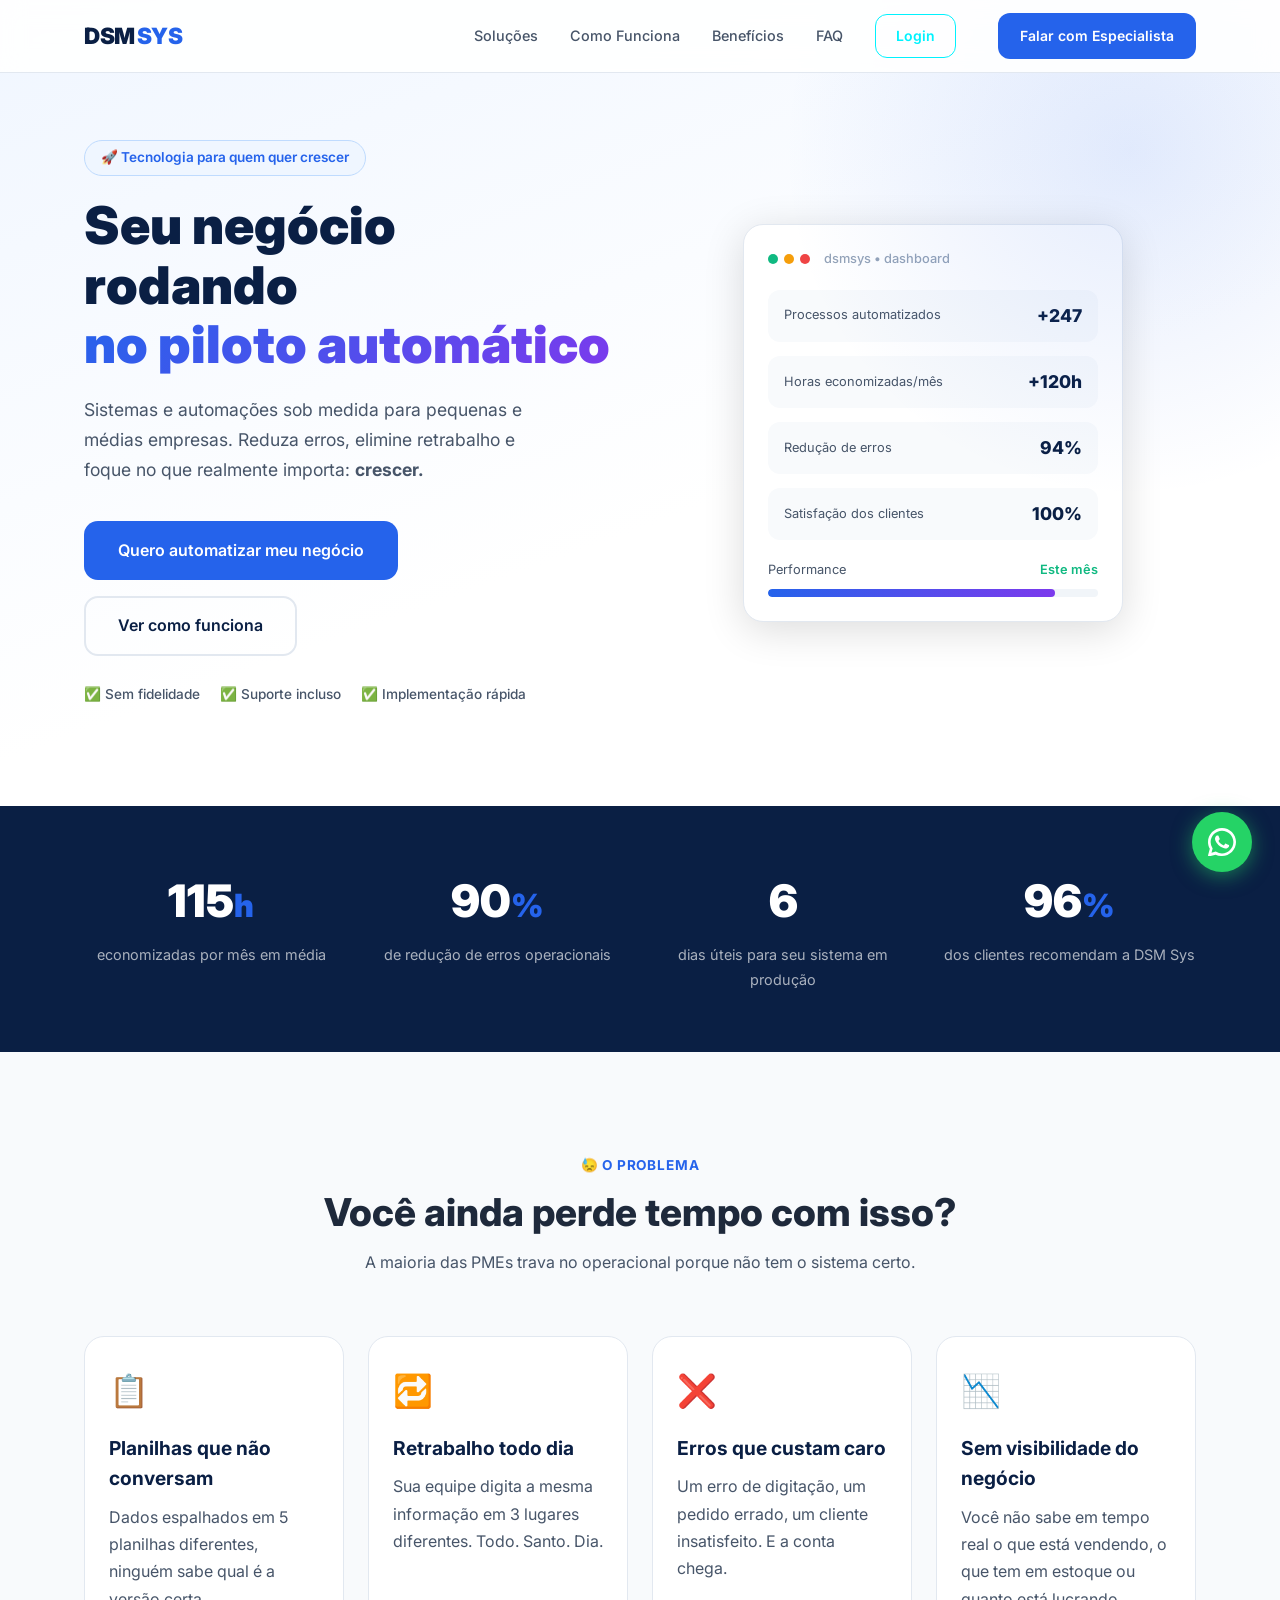
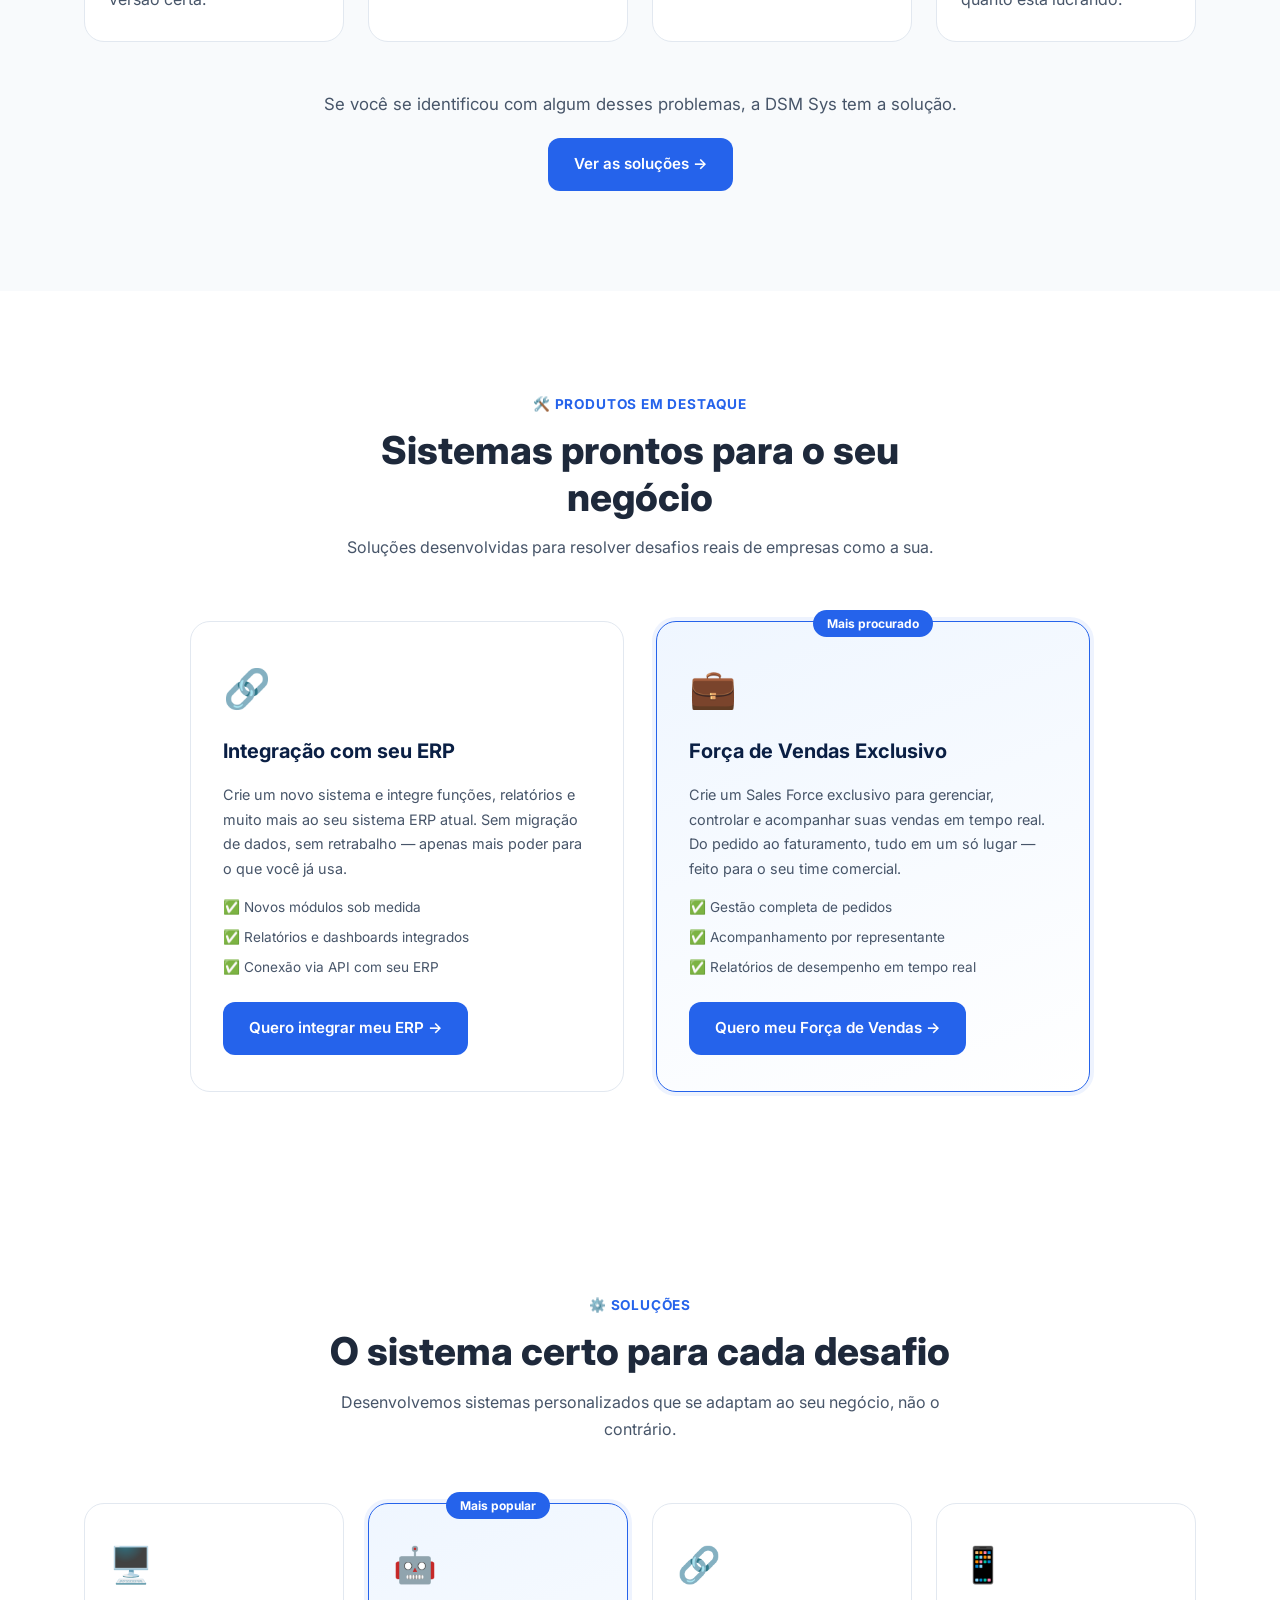
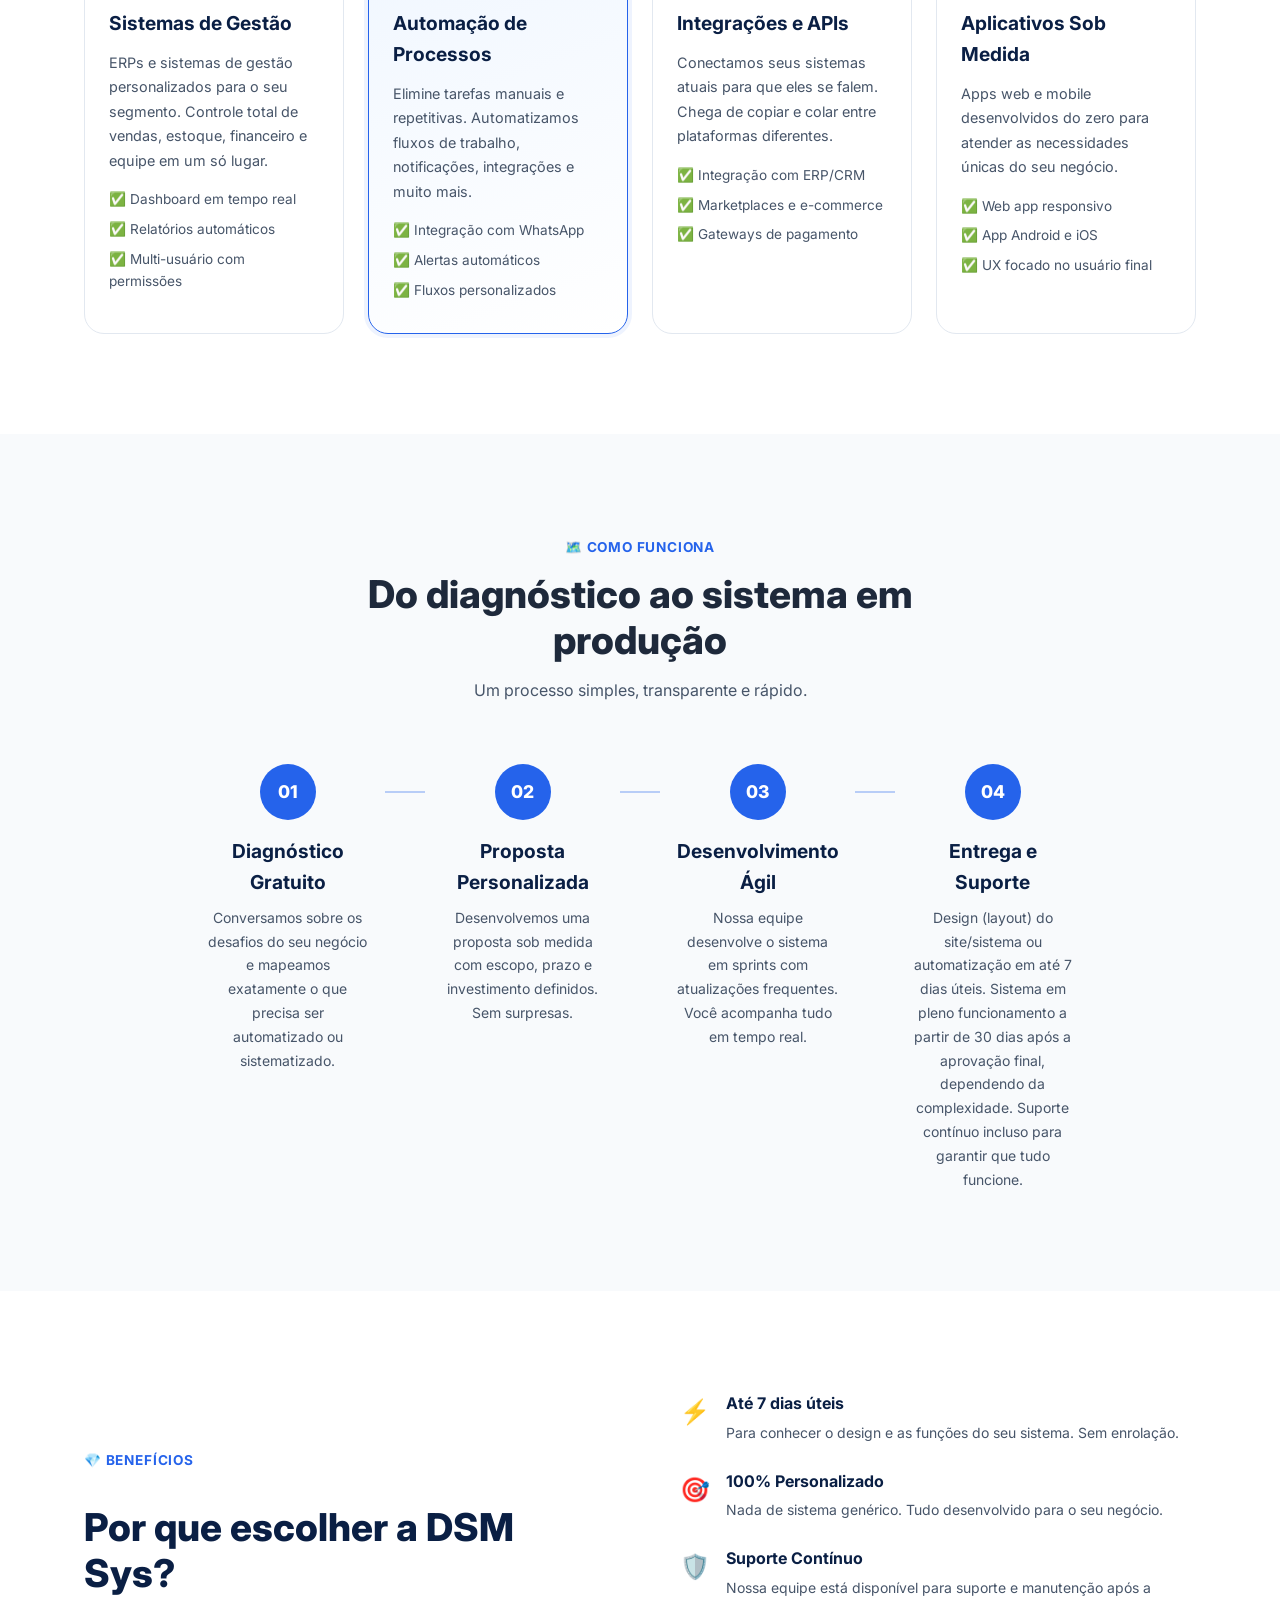
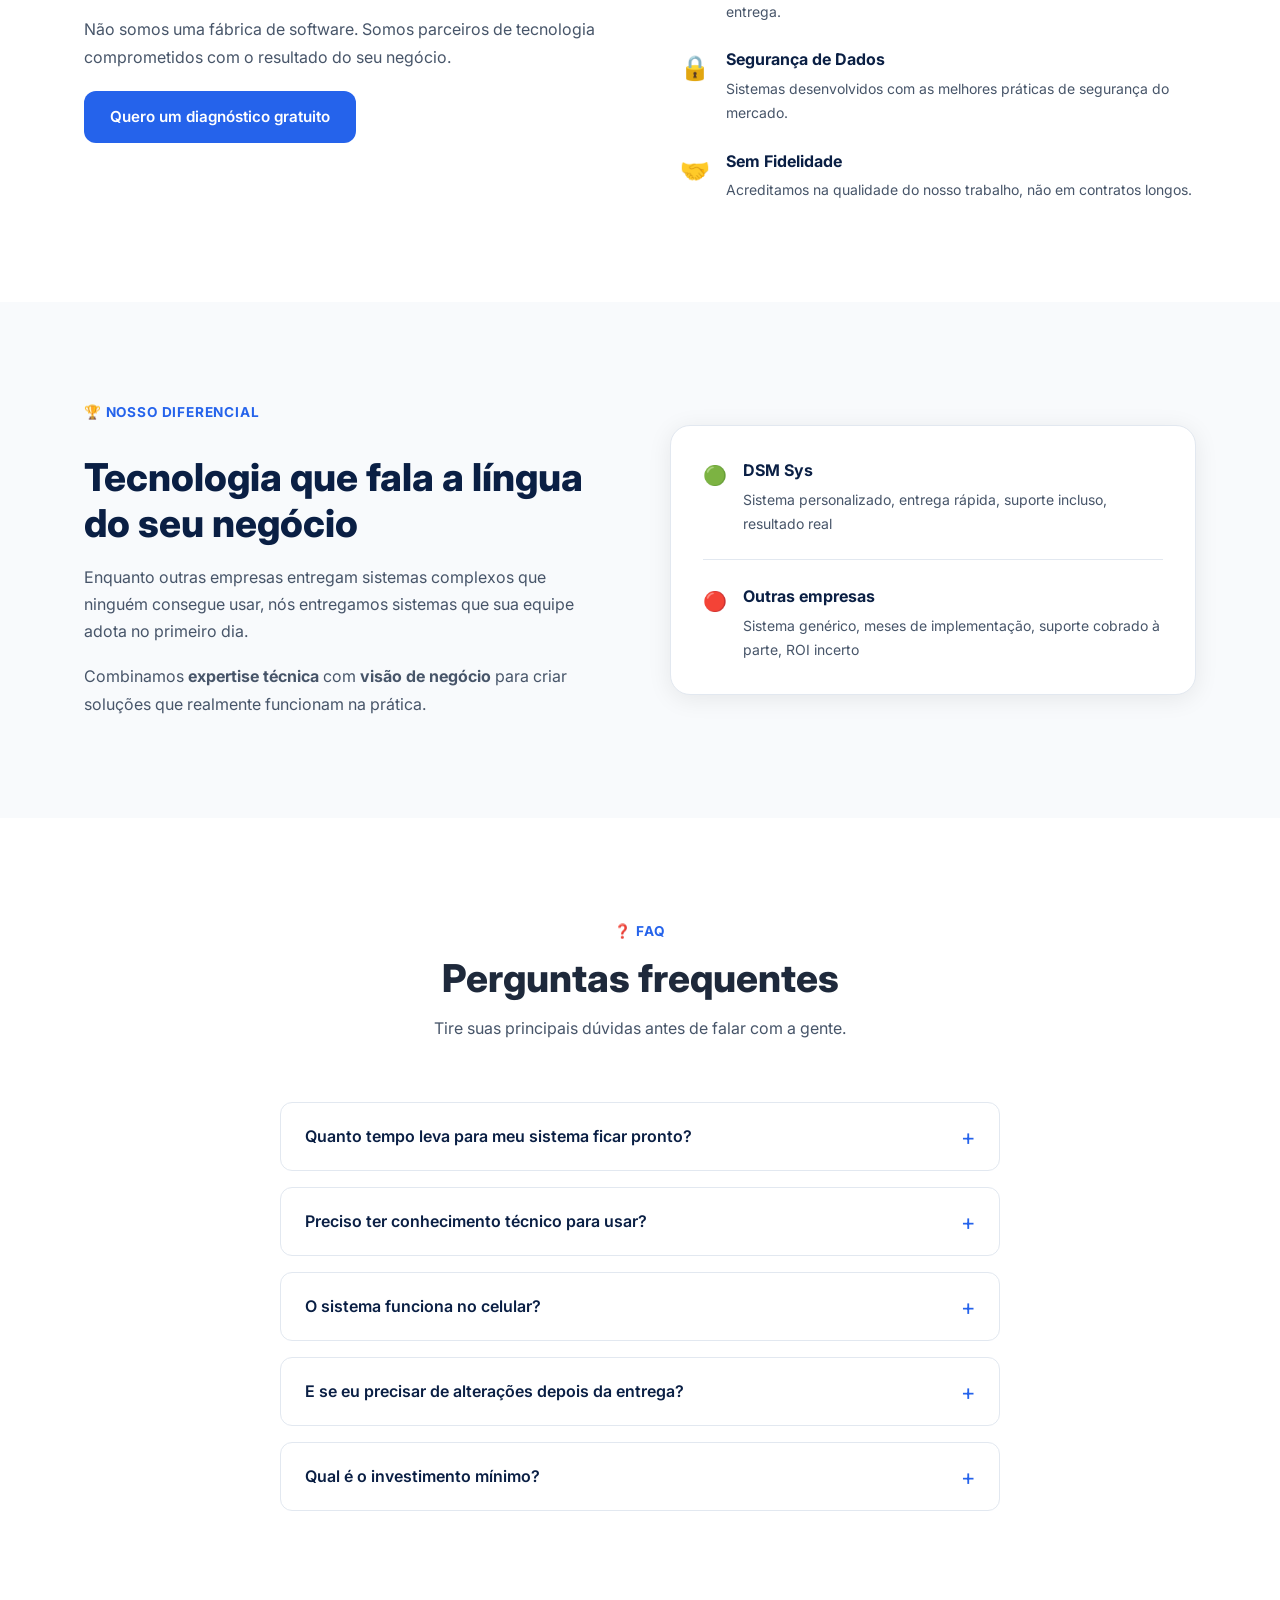
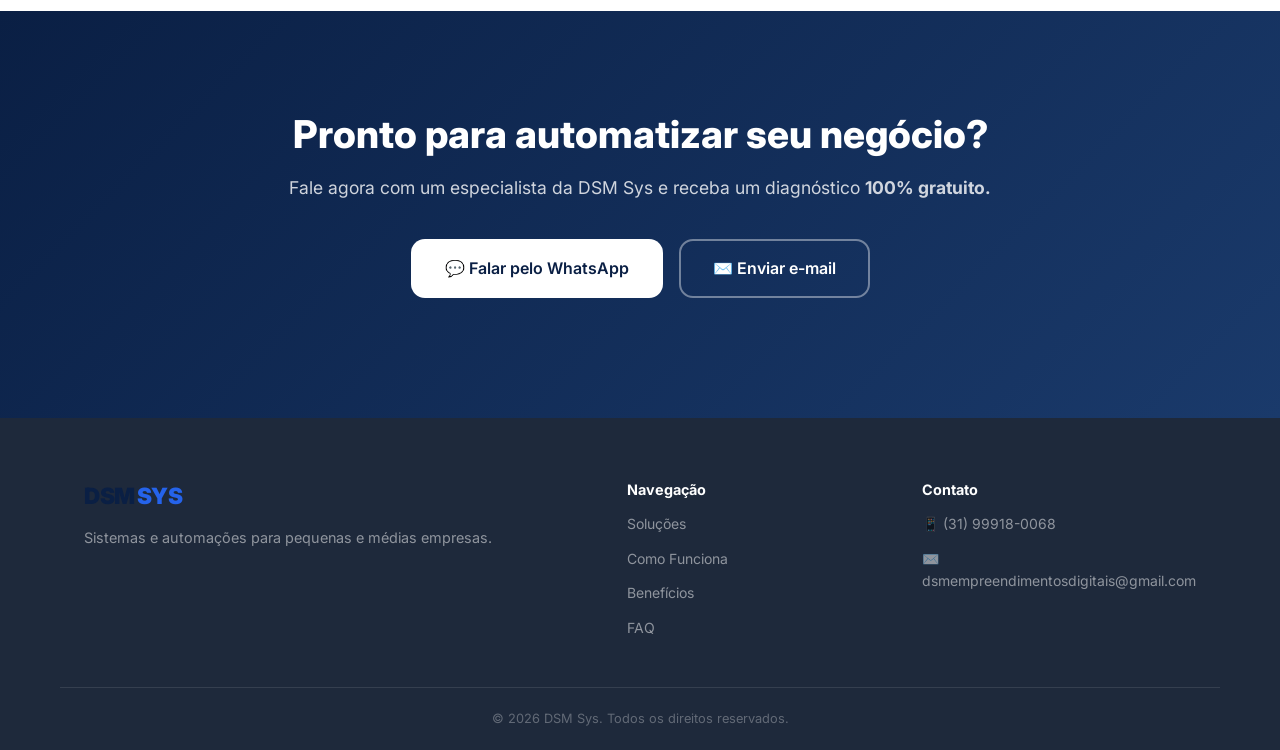
<file: index.html>
<!DOCTYPE html>
<html lang="pt-BR">
<head>
  <meta charset="UTF-8" />
  <meta name="viewport" content="width=device-width, initial-scale=1.0" />
  <meta name="description" content="DSM Sys — Sistemas e automações para pequenas e médias empresas. Reduza erros, ganhe tempo e escale seu negócio com tecnologia." />
  <meta name="robots" content="index, follow" />
  <link rel="canonical" href="https://dsmsys.com.br/" />

  <!-- Open Graph (WhatsApp, Facebook, LinkedIn) -->
  <meta property="og:type" content="website" />
  <meta property="og:url" content="https://dsmsys.com.br/" />
  <meta property="og:title" content="DSM Sys | Sistemas e Automações para PMEs" />
  <meta property="og:description" content="Sistemas e automações sob medida para pequenas e médias empresas. Reduza erros, elimine retrabalho e foque no que importa: crescer." />
  <meta property="og:image" content="https://dsmsys.com.br/og-image.png" />

  <!-- Twitter Card -->
  <meta name="twitter:card" content="summary_large_image" />
  <meta name="twitter:title" content="DSM Sys | Sistemas e Automações para PMEs" />
  <meta name="twitter:description" content="Sistemas e automações sob medida para PMEs. Diagnóstico gratuito, seu sistema em produção a partir de 7 dias úteis." />
  <meta name="twitter:image" content="https://dsmsys.com.br/og-image.png" />

  <!-- Security & Theme -->
  <meta name="theme-color" content="#0a192f" />
  <meta name="apple-mobile-web-app-capable" content="yes" />
  <meta name="apple-mobile-web-app-status-bar-style" content="black-translucent" />
  <meta name="referrer" content="strict-origin-when-cross-origin" />
  <meta http-equiv="Content-Security-Policy" content="upgrade-insecure-requests" />
  <meta http-equiv="X-Content-Type-Options" content="nosniff" />

  <title>DSM Sys | Sistemas e Automações para PMEs</title>
  <link rel="icon" type="image/png" href="LOGO/logo.png" />
  <link rel="apple-touch-icon" href="LOGO/logo.png" />
  <link rel="manifest" href="manifest.json" />
  <link rel="preconnect" href="https://fonts.googleapis.com" />
  <link rel="preconnect" href="https://fonts.gstatic.com" crossorigin />
  <link href="https://fonts.googleapis.com/css2?family=Inter:wght@400;500;600;700;800;900&display=swap" rel="stylesheet" />
  <link rel="stylesheet" href="style.css" />
</head>
<body>

  <!-- ========== HEADER ========== -->
  <header class="header" id="header">
    <div class="container header__inner">
      <a href="#" class="logo">
        <span class="logo__dsm">DSM</span><span class="logo__sys">SYS</span>
      </a>
      <nav class="nav" id="nav">
        <a href="#solucoes" class="nav__link">Soluções</a>
        <a href="#como-funciona" class="nav__link">Como Funciona</a>
        <a href="#beneficios" class="nav__link">Benefícios</a>
        <a href="#faq" class="nav__link">FAQ</a>
        <a href="/login" class="btn btn--nav btn--login" style="background: transparent; border: 1px solid #00f2fe; color: #00f2fe; margin-right: 10px;">Login</a>
        <a href="https://wa.me/5531993336786?text=Olá!%20Quero%20conhecer%20as%20soluções%20da%20DSM%20Sys." target="_blank" rel="noopener noreferrer" class="btn btn--nav">Falar com Especialista</a>
      </nav>
      <button class="hamburger" id="hamburger" aria-label="Abrir menu">
        <span></span><span></span><span></span>
      </button>
    </div>
  </header>

  <!-- ========== HERO ========== -->
  <section class="hero">
    <div class="container hero__inner">
      <div class="hero__content" data-animate>
        <span class="badge">🚀 Tecnologia para quem quer crescer</span>
        <h1 class="hero__title">
          Seu negócio rodando <br />
          <span class="highlight">no piloto automático</span>
        </h1>
        <p class="hero__sub">
          Sistemas e automações sob medida para pequenas e médias empresas. Reduza erros, elimine retrabalho e foque no que realmente importa: <strong>crescer.</strong>
        </p>
        <div class="hero__actions">
          <a href="https://wa.me/5531993336786?text=Olá!%20Quero%20conhecer%20as%20soluções%20da%20DSM%20Sys." target="_blank" rel="noopener noreferrer" class="btn btn--primary btn--lg">
            Quero automatizar meu negócio
          </a>
          <a href="#como-funciona" class="btn btn--ghost btn--lg">
            Ver como funciona
          </a>
        </div>
        <div class="hero__trust">
          <span>✅ Sem fidelidade</span>
          <span>✅ Suporte incluso</span>
          <span>✅ Implementação rápida</span>
        </div>
      </div>
      <div class="hero__visual" data-animate-delay>
        <div class="hero__card">
          <div class="hero__card-header">
            <span class="dot dot--green"></span>
            <span class="dot dot--yellow"></span>
            <span class="dot dot--red"></span>
            <span class="hero__card-title">dsmsys • dashboard</span>
          </div>
          <div class="hero__card-body">
            <div class="metric">
              <span class="metric__label">Processos automatizados</span>
              <span class="metric__value">+247</span>
            </div>
            <div class="metric">
              <span class="metric__label">Horas economizadas/mês</span>
              <span class="metric__value">+120h</span>
            </div>
            <div class="metric">
              <span class="metric__label">Redução de erros</span>
              <span class="metric__value">94%</span>
            </div>
            <div class="metric">
              <span class="metric__label">Satisfação dos clientes</span>
              <span class="metric__value">100%</span>
            </div>
          </div>
          <div class="hero__card-bar">
            <div class="bar-label">Performance <span>Este mês</span></div>
            <div class="bar-track"><div class="bar-fill"></div></div>
          </div>
        </div>
      </div>
    </div>
    <div class="hero__bg"></div>
  </section>

  <!-- ========== NÚMEROS ========== -->
  <section class="numbers">
    <div class="container numbers__grid">
      <div class="number-item" data-animate>
        <span class="number-item__value" data-count="120">0</span><span class="number-item__suffix">h</span>
        <p>economizadas por mês em média</p>
      </div>
      <div class="number-item" data-animate>
        <span class="number-item__value" data-count="94">0</span><span class="number-item__suffix">%</span>
        <p>de redução de erros operacionais</p>
      </div>
      <div class="number-item" data-animate>
        <span class="number-item__value" data-count="7">0</span><span class="number-item__suffix"></span>
        <p>dias úteis para seu sistema em produção</p>
      </div>
      <div class="number-item" data-animate>
        <span class="number-item__value" data-count="100">0</span><span class="number-item__suffix">%</span>
        <p>dos clientes recomendam a DSM Sys</p>
      </div>
    </div>
  </section>

  <!-- ========== PROBLEMA ========== -->
  <section class="problem">
    <div class="container">
      <div class="section-header" data-animate>
        <span class="section-tag">😓 O problema</span>
        <h2>Você ainda perde tempo com isso?</h2>
        <p>A maioria das PMEs trava no operacional porque não tem o sistema certo.</p>
      </div>
      <div class="problem__grid">
        <div class="problem__item" data-animate>
          <span class="problem__icon">📋</span>
          <h3>Planilhas que não conversam</h3>
          <p>Dados espalhados em 5 planilhas diferentes, ninguém sabe qual é a versão certa.</p>
        </div>
        <div class="problem__item" data-animate>
          <span class="problem__icon">🔁</span>
          <h3>Retrabalho todo dia</h3>
          <p>Sua equipe digita a mesma informação em 3 lugares diferentes. Todo. Santo. Dia.</p>
        </div>
        <div class="problem__item" data-animate>
          <span class="problem__icon">❌</span>
          <h3>Erros que custam caro</h3>
          <p>Um erro de digitação, um pedido errado, um cliente insatisfeito. E a conta chega.</p>
        </div>
        <div class="problem__item" data-animate>
          <span class="problem__icon">📉</span>
          <h3>Sem visibilidade do negócio</h3>
          <p>Você não sabe em tempo real o que está vendendo, o que tem em estoque ou quanto está lucrando.</p>
        </div>
      </div>
      <div class="problem__cta" data-animate>
        <p>Se você se identificou com algum desses problemas, a DSM Sys tem a solução.</p>
        <a href="#solucoes" class="btn btn--primary">Ver as soluções →</a>
      </div>
    </div>
  </section>

  <!-- ========== PRODUTOS EM DESTAQUE ========== -->
  <section class="products" id="produtos">
    <div class="container">
      <div class="section-header" data-animate>
        <span class="section-tag">🛠️ Produtos em Destaque</span>
        <h2>Sistemas prontos para o seu negócio</h2>
        <p>Soluções desenvolvidas para resolver desafios reais de empresas como a sua.</p>
      </div>
      <div class="products__grid">
        <div class="product-card" data-animate>
          <div class="product-card__icon">🔗</div>
          <h3>Integração com seu ERP</h3>
          <p>Crie um novo sistema e integre funções, relatórios e muito mais ao seu sistema ERP atual. Sem migração de dados, sem retrabalho — apenas mais poder para o que você já usa.</p>
          <ul>
            <li>✅ Novos módulos sob medida</li>
            <li>✅ Relatórios e dashboards integrados</li>
            <li>✅ Conexão via API com seu ERP</li>
          </ul>
          <a href="https://wa.me/5531993336786?text=Olá!%20Tenho%20interesse%20em%20integrar%20meu%20ERP." target="_blank" rel="noopener noreferrer" class="btn btn--primary">Quero integrar meu ERP →</a>
        </div>
        <div class="product-card product-card--featured" data-animate>
          <div class="product-card__badge">Mais procurado</div>
          <div class="product-card__icon">💼</div>
          <h3>Força de Vendas Exclusivo</h3>
          <p>Crie um Sales Force exclusivo para gerenciar, controlar e acompanhar suas vendas em tempo real. Do pedido ao faturamento, tudo em um só lugar — feito para o seu time comercial.</p>
          <ul>
            <li>✅ Gestão completa de pedidos</li>
            <li>✅ Acompanhamento por representante</li>
            <li>✅ Relatórios de desempenho em tempo real</li>
          </ul>
          <a href="https://wa.me/5531993336786?text=Olá!%20Quero%20um%20sistema%20de%20Força%20de%20Vendas." target="_blank" rel="noopener noreferrer" class="btn btn--primary">Quero meu Força de Vendas →</a>
        </div>
      </div>
    </div>
  </section>

  <!-- ========== SOLUÇÕES ========== -->
  <section class="solutions" id="solucoes">
    <div class="container">
      <div class="section-header" data-animate>
        <span class="section-tag">⚙️ Soluções</span>
        <h2>O sistema certo para cada desafio</h2>
        <p>Desenvolvemos sistemas personalizados que se adaptam ao seu negócio, não o contrário.</p>
      </div>
      <div class="solutions__grid">
        <div class="solution-card" data-animate>
          <div class="solution-card__icon">🖥️</div>
          <h3>Sistemas de Gestão</h3>
          <p>ERPs e sistemas de gestão personalizados para o seu segmento. Controle total de vendas, estoque, financeiro e equipe em um só lugar.</p>
          <ul>
            <li>✅ Dashboard em tempo real</li>
            <li>✅ Relatórios automáticos</li>
            <li>✅ Multi-usuário com permissões</li>
          </ul>
        </div>
        <div class="solution-card solution-card--featured" data-animate>
          <div class="solution-card__badge">Mais popular</div>
          <div class="solution-card__icon">🤖</div>
          <h3>Automação de Processos</h3>
          <p>Elimine tarefas manuais e repetitivas. Automatizamos fluxos de trabalho, notificações, integrações e muito mais.</p>
          <ul>
            <li>✅ Integração com WhatsApp</li>
            <li>✅ Alertas automáticos</li>
            <li>✅ Fluxos personalizados</li>
          </ul>
        </div>
        <div class="solution-card" data-animate>
          <div class="solution-card__icon">🔗</div>
          <h3>Integrações e APIs</h3>
          <p>Conectamos seus sistemas atuais para que eles se falem. Chega de copiar e colar entre plataformas diferentes.</p>
          <ul>
            <li>✅ Integração com ERP/CRM</li>
            <li>✅ Marketplaces e e-commerce</li>
            <li>✅ Gateways de pagamento</li>
          </ul>
        </div>
        <div class="solution-card" data-animate>
          <div class="solution-card__icon">📱</div>
          <h3>Aplicativos Sob Medida</h3>
          <p>Apps web e mobile desenvolvidos do zero para atender as necessidades únicas do seu negócio.</p>
          <ul>
            <li>✅ Web app responsivo</li>
            <li>✅ App Android e iOS</li>
            <li>✅ UX focado no usuário final</li>
          </ul>
        </div>
      </div>
    </div>
  </section>

  <!-- ========== COMO FUNCIONA ========== -->
  <section class="how" id="como-funciona">
    <div class="container">
      <div class="section-header" data-animate>
        <span class="section-tag">🗺️ Como funciona</span>
        <h2>Do diagnóstico ao sistema em produção</h2>
        <p>Um processo simples, transparente e rápido.</p>
      </div>
      <div class="how__steps">
        <div class="step" data-animate>
          <div class="step__number">01</div>
          <div class="step__content">
            <h3>Diagnóstico Gratuito</h3>
            <p>Conversamos sobre os desafios do seu negócio e mapeamos exatamente o que precisa ser automatizado ou sistematizado.</p>
          </div>
        </div>
        <div class="step__connector"></div>
        <div class="step" data-animate>
          <div class="step__number">02</div>
          <div class="step__content">
            <h3>Proposta Personalizada</h3>
            <p>Desenvolvemos uma proposta sob medida com escopo, prazo e investimento definidos. Sem surpresas.</p>
          </div>
        </div>
        <div class="step__connector"></div>
        <div class="step" data-animate>
          <div class="step__number">03</div>
          <div class="step__content">
            <h3>Desenvolvimento Ágil</h3>
            <p>Nossa equipe desenvolve o sistema em sprints com atualizações frequentes. Você acompanha tudo em tempo real.</p>
          </div>
        </div>
        <div class="step__connector"></div>
        <div class="step" data-animate>
          <div class="step__number">04</div>
          <div class="step__content">
            <h3>Entrega e Suporte</h3>
            <p>Design (layout) do site/sistema ou automatização em até 7 dias úteis. Sistema em pleno funcionamento a partir de 30 dias após a aprovação final, dependendo da complexidade. Suporte contínuo incluso para garantir que tudo funcione.</p>
          </div>
        </div>
      </div>
    </div>
  </section>

  <!-- ========== BENEFÍCIOS ========== -->
  <section class="benefits" id="beneficios">
    <div class="container benefits__inner">
      <div class="benefits__text" data-animate>
        <span class="section-tag">💎 Benefícios</span>
        <h2>Por que escolher a DSM Sys?</h2>
        <p>Não somos uma fábrica de software. Somos parceiros de tecnologia comprometidos com o resultado do seu negócio.</p>
        <a href="https://wa.me/5531993336786?text=Olá!%20Quero%20um%20diagnóstico%20gratuito%20com%20a%20DSM%20Sys." target="_blank" rel="noopener noreferrer" class="btn btn--primary">
          Quero um diagnóstico gratuito
        </a>
      </div>
      <div class="benefits__list" data-animate-delay>
        <div class="benefit">
          <span class="benefit__icon">⚡</span>
          <div>
            <h4>Até 7 dias úteis</h4>
            <p>Para conhecer o design e as funções do seu sistema. Sem enrolação.</p>
          </div>
        </div>
        <div class="benefit">
          <span class="benefit__icon">🎯</span>
          <div>
            <h4>100% Personalizado</h4>
            <p>Nada de sistema genérico. Tudo desenvolvido para o seu negócio.</p>
          </div>
        </div>
        <div class="benefit">
          <span class="benefit__icon">🛡️</span>
          <div>
            <h4>Suporte Contínuo</h4>
            <p>Nossa equipe está disponível para suporte e manutenção após a entrega.</p>
          </div>
        </div>

        <div class="benefit">
          <span class="benefit__icon">🔒</span>
          <div>
            <h4>Segurança de Dados</h4>
            <p>Sistemas desenvolvidos com as melhores práticas de segurança do mercado.</p>
          </div>
        </div>
        <div class="benefit">
          <span class="benefit__icon">🤝</span>
          <div>
            <h4>Sem Fidelidade</h4>
            <p>Acreditamos na qualidade do nosso trabalho, não em contratos longos.</p>
          </div>
        </div>
      </div>
    </div>
  </section>

  <!-- ========== DIFERENCIAL ========== -->
  <section class="differential">
    <div class="container">
      <div class="differential__inner" data-animate>
        <div class="differential__content">
          <span class="section-tag">🏆 Nosso diferencial</span>
          <h2>Tecnologia que fala a língua do seu negócio</h2>
          <p>Enquanto outras empresas entregam sistemas complexos que ninguém consegue usar, nós entregamos sistemas que sua equipe adota no primeiro dia.</p>
          <p>Combinamos <strong>expertise técnica</strong> com <strong>visão de negócio</strong> para criar soluções que realmente funcionam na prática.</p>
        </div>
        <div class="differential__box">
          <div class="diff-item">
            <span>🟢</span>
            <div>
              <strong>DSM Sys</strong>
              <p>Sistema personalizado, entrega rápida, suporte incluso, resultado real</p>
            </div>
          </div>
          <div class="diff-divider"></div>
          <div class="diff-item">
            <span>🔴</span>
            <div>
              <strong>Outras empresas</strong>
              <p>Sistema genérico, meses de implementação, suporte cobrado à parte, ROI incerto</p>
            </div>
          </div>
        </div>
      </div>
    </div>
  </section>

  <!-- ========== FAQ ========== -->
  <section class="faq" id="faq">
    <div class="container">
      <div class="section-header" data-animate>
        <span class="section-tag">❓ FAQ</span>
        <h2>Perguntas frequentes</h2>
        <p>Tire suas principais dúvidas antes de falar com a gente.</p>
      </div>
      <div class="faq__list">
        <div class="faq__item" data-animate>
          <button class="faq__question">
            Quanto tempo leva para meu sistema ficar pronto?
            <span class="faq__icon">+</span>
          </button>
          <div class="faq__answer">
            <p>Depende da complexidade do projeto. Design e visual em até 7 dias úteis. Projetos mais robustos levam entre 6 e 12 semanas, mas tudo é alinhado na proposta após a definição do escopo, antes do início.</p>
          </div>
        </div>
        <div class="faq__item" data-animate>
          <button class="faq__question">
            Preciso ter conhecimento técnico para usar?
            <span class="faq__icon">+</span>
          </button>
          <div class="faq__answer">
            <p>Não! Desenvolvemos sistemas pensados para o usuário final. A interface é intuitiva e oferecemos treinamento completo para sua equipe na entrega.</p>
          </div>
        </div>
        <div class="faq__item" data-animate>
          <button class="faq__question">
            O sistema funciona no celular?
            <span class="faq__icon">+</span>
          </button>
          <div class="faq__answer">
            <p>Sim! Todos os nossos sistemas são responsivos e funcionam perfeitamente em desktop, tablet e celular.</p>
          </div>
        </div>
        <div class="faq__item" data-animate>
          <button class="faq__question">
            E se eu precisar de alterações depois da entrega?
            <span class="faq__icon">+</span>
          </button>
          <div class="faq__answer">
            <p>Oferecemos suporte contínuo e planos de manutenção. Evoluções e novas funcionalidades são orçadas e implementadas de forma ágil.</p>
          </div>
        </div>
        <div class="faq__item" data-animate>
          <button class="faq__question">
            Qual é o investimento mínimo?
            <span class="faq__icon">+</span>
          </button>
          <div class="faq__answer">
            <p>Cada projeto é único, então não temos um valor fixo. Fazemos um diagnóstico gratuito e apresentamos uma proposta personalizada conforme a sua necessidade e orçamento.</p>
          </div>
        </div>
      </div>
    </div>
  </section>

  <!-- ========== CTA FINAL ========== -->
  <section class="cta-final">
    <div class="container cta-final__inner" data-animate>
      <h2>Pronto para automatizar seu negócio?</h2>
      <p>Fale agora com um especialista da DSM Sys e receba um diagnóstico <strong>100% gratuito.</strong></p>
      <div class="cta-final__actions">
        <a href="https://wa.me/5531993336786?text=Olá!%20Quero%20um%20diagnóstico%20gratuito%20com%20a%20DSM%20Sys." target="_blank" rel="noopener noreferrer" class="btn btn--white btn--lg">
          💬 Falar pelo WhatsApp
        </a>
        <a href="mailto:dsmempreendimentosdigitais@gmail.com" class="btn btn--ghost-white btn--lg">
          ✉️ Enviar e-mail
        </a>
      </div>

    </div>
  </section>

  <!-- ========== FOOTER ========== -->
  <footer class="footer">
    <div class="container footer__inner">
      <div class="footer__brand">
        <a href="#" class="logo">
          <span class="logo__dsm">DSM</span><span class="logo__sys">SYS</span>
        </a>
        <p>Sistemas e automações para pequenas e médias empresas.</p>
      </div>
      <div class="footer__links">
        <h4>Navegação</h4>
        <a href="#solucoes">Soluções</a>
        <a href="#como-funciona">Como Funciona</a>
        <a href="#beneficios">Benefícios</a>
        <a href="#faq">FAQ</a>
      </div>
      <div class="footer__contact">
        <h4>Contato</h4>
        <a href="https://wa.me/5531993336786" target="_blank" rel="noopener noreferrer">📱 (31) 99918-0068</a>
        <a href="mailto:dsmempreendimentosdigitais@gmail.com">✉️ dsmempreendimentosdigitais@gmail.com</a>
      </div>
    </div>
    <div class="footer__bottom">
      <p>© 2026 DSM Sys. Todos os direitos reservados.</p>
    </div>
  </footer>

  <!-- ========== WHATSAPP FLUTUANTE ========== -->
  <a href="https://wa.me/5531993336786?text=Olá!%20Quero%20conhecer%20as%20soluções%20da%20DSM%20Sys." target="_blank" rel="noopener noreferrer" class="whatsapp-float" aria-label="Falar no WhatsApp">
    <svg xmlns="http://www.w3.org/2000/svg" viewBox="0 0 24 24" fill="white" width="28" height="28">
      <path d="M17.472 14.382c-.297-.149-1.758-.867-2.03-.967-.273-.099-.471-.148-.67.15-.197.297-.767.966-.94 1.164-.173.199-.347.223-.644.075-.297-.15-1.255-.463-2.39-1.475-.883-.788-1.48-1.761-1.653-2.059-.173-.297-.018-.458.13-.606.134-.133.298-.347.446-.52.149-.174.198-.298.298-.497.099-.198.05-.371-.025-.52-.075-.149-.669-1.612-.916-2.207-.242-.579-.487-.5-.669-.51-.173-.008-.371-.01-.57-.01-.198 0-.52.074-.792.372-.272.297-1.04 1.016-1.04 2.479 0 1.462 1.065 2.875 1.213 3.074.149.198 2.096 3.2 5.077 4.487.709.306 1.262.489 1.694.625.712.227 1.36.195 1.871.118.571-.085 1.758-.719 2.006-1.413.248-.694.248-1.289.173-1.413-.074-.124-.272-.198-.57-.347z"/>
      <path d="M12 0C5.373 0 0 5.373 0 12c0 2.127.558 4.126 1.534 5.858L.057 23.428a.75.75 0 00.921.921l5.57-1.477A11.952 11.952 0 0012 24c6.627 0 12-5.373 12-12S18.627 0 12 0zm0 21.75a9.713 9.713 0 01-4.953-1.356l-.355-.211-3.684.976.976-3.585-.231-.371A9.715 9.715 0 012.25 12C2.25 6.615 6.615 2.25 12 2.25S21.75 6.615 21.75 12 17.385 21.75 12 21.75z"/>
    </svg>
  </a>

  <script src="script.js"></script>
</body>
</html>
</file>
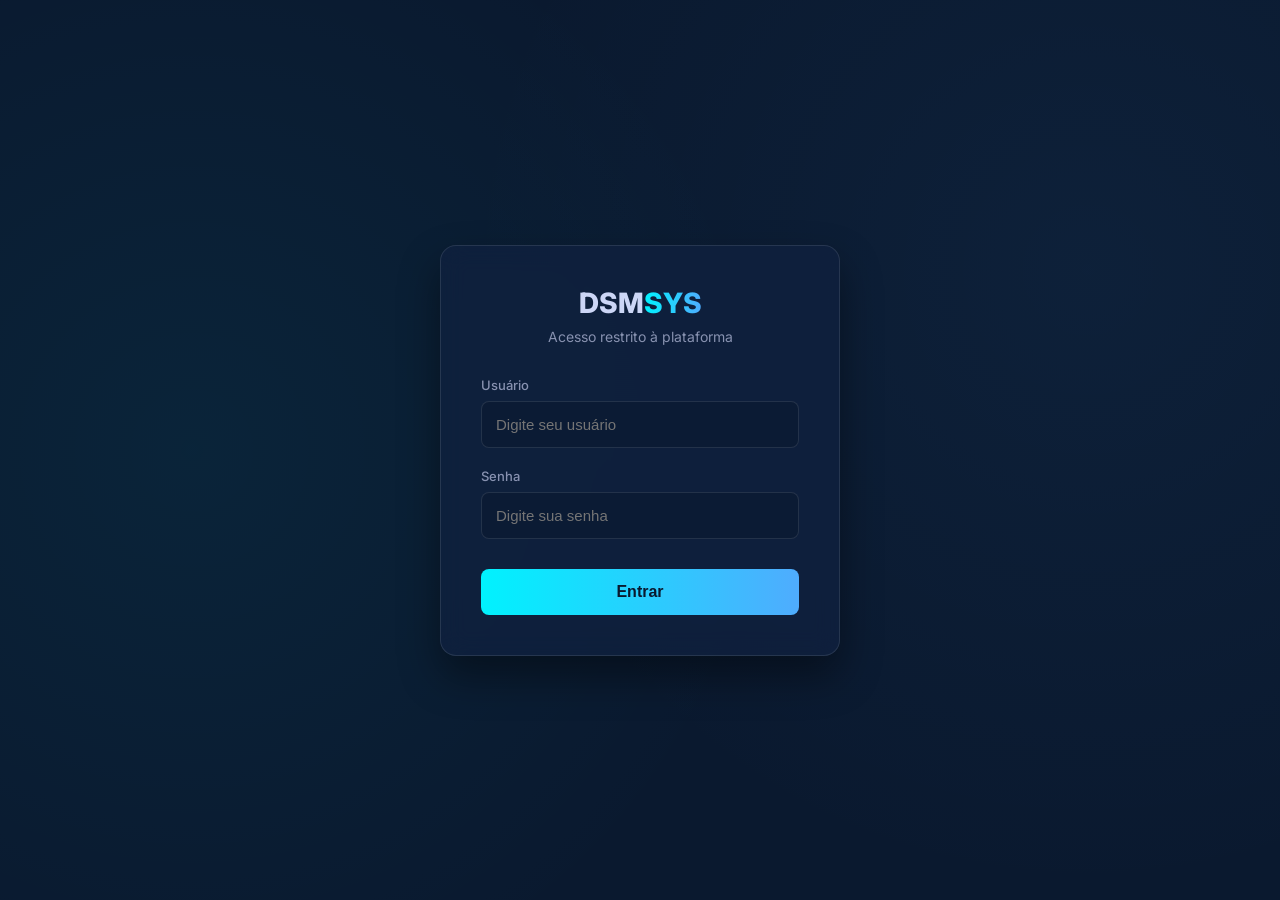
<file: login/index.html>
<!DOCTYPE html>
<html lang="pt-BR">
<head>
  <meta charset="UTF-8">
  <meta name="viewport" content="width=device-width, initial-scale=1.0">
  <title>Login - DSM Sys</title>
  <link href="https://fonts.googleapis.com/css2?family=Inter:wght@400;500;600;700&display=swap" rel="stylesheet">
  <style>
    :root {
      --bg-dark: #0a192f;
      --bg-card: rgba(17, 34, 64, 0.7);
      --text-main: #ccd6f6;
      --text-muted: #8892b0;
      --primary: #00f2fe;
      --primary-hover: #4facfe;
      --error: #ff4d4d;
    }
    
    * {
      box-sizing: border-box;
      margin: 0;
      padding: 0;
    }

    body {
      font-family: 'Inter', sans-serif;
      background: var(--bg-dark);
      color: var(--text-main);
      display: flex;
      justify-content: center;
      align-items: center;
      height: 100vh;
      overflow: hidden;
      background-image: 
        radial-gradient(circle at 15% 50%, rgba(0, 242, 254, 0.05) 0%, transparent 50%),
        radial-gradient(circle at 85% 30%, rgba(79, 172, 254, 0.05) 0%, transparent 50%);
    }

    .login-container {
      background: var(--bg-card);
      backdrop-filter: blur(12px);
      -webkit-backdrop-filter: blur(12px);
      border: 1px solid rgba(255, 255, 255, 0.1);
      border-radius: 16px;
      padding: 40px;
      width: 100%;
      max-width: 400px;
      text-align: center;
      box-shadow: 0 20px 40px rgba(0,0,0,0.4);
      animation: fadeIn 0.5s ease-out forwards;
    }

    @keyframes fadeIn {
      from { opacity: 0; transform: translateY(20px); }
      to { opacity: 1; transform: translateY(0); }
    }

    .logo {
      font-size: 28px;
      font-weight: 800;
      margin-bottom: 8px;
      display: inline-block;
    }

    .logo__dsm { color: var(--text-main); }
    .logo__sys { background: linear-gradient(90deg, #00f2fe, #4facfe); -webkit-background-clip: text; -webkit-text-fill-color: transparent; }

    .login-subtitle {
      color: var(--text-muted);
      font-size: 14px;
      margin-bottom: 32px;
    }

    .input-group {
      margin-bottom: 20px;
      text-align: left;
    }

    .input-group label {
      display: block;
      font-size: 13px;
      color: var(--text-muted);
      margin-bottom: 8px;
      font-weight: 500;
    }

    .input-group input {
      width: 100%;
      padding: 14px;
      background: rgba(10, 25, 47, 0.5);
      border: 1px solid rgba(255, 255, 255, 0.1);
      border-radius: 8px;
      color: var(--text-main);
      font-size: 15px;
      transition: all 0.3s ease;
    }

    .input-group input:focus {
      outline: none;
      border-color: var(--primary);
      box-shadow: 0 0 0 3px rgba(0, 242, 254, 0.1);
    }

    .btn-login {
      width: 100%;
      padding: 14px;
      background: linear-gradient(90deg, var(--primary), var(--primary-hover));
      color: #0a192f;
      border: none;
      border-radius: 8px;
      font-weight: 700;
      font-size: 16px;
      cursor: pointer;
      transition: opacity 0.3s ease, transform 0.1s ease;
      margin-top: 10px;
    }

    .btn-login:hover {
      opacity: 0.9;
    }

    .btn-login:active {
      transform: scale(0.98);
    }

    .error-msg {
      color: var(--error);
      font-size: 13px;
      margin-top: 16px;
      display: none;
      font-weight: 500;
    }
  </style>
</head>
<body>

  <div class="login-container">
    <div class="logo">
      <span class="logo__dsm">DSM</span><span class="logo__sys">SYS</span>
    </div>
    <div class="login-subtitle">Acesso restrito à plataforma</div>

    <form id="login-form">
      <div class="input-group">
        <label for="username">Usuário</label>
        <input type="text" id="username" placeholder="Digite seu usuário" required autocomplete="username">
      </div>
      <div class="input-group">
        <label for="password">Senha</label>
        <input type="password" id="password" placeholder="Digite sua senha" required autocomplete="current-password">
      </div>

      <button type="submit" class="btn-login">Entrar</button>
      <div id="login-error" class="error-msg">Usuário ou senha incorretos.</div>
    </form>
  </div>

  <script>
    const AUTH_KEY = 'dsmsys_auth_user';

    // Se já estiver logado, redireciona direto
    if (sessionStorage.getItem(AUTH_KEY)) {
      window.location.href = '/docs/curso-canadense.html';
    }

    document.getElementById('login-form').addEventListener('submit', function(e) {
      e.preventDefault();
      
      const user = document.getElementById('username').value.trim();
      const pass = document.getElementById('password').value;
      const errorEl = document.getElementById('login-error');

      if (user === 'dsmsys' && pass === 'dsm@2026') {
        errorEl.style.display = 'none';
        sessionStorage.setItem(AUTH_KEY, 'true');
        // Redireciona para o curso após o login
        window.location.href = '/docs/curso-canadense.html';
      } else {
        errorEl.style.display = 'block';
      }
    });
  </script>
</body>
</html>
</file>
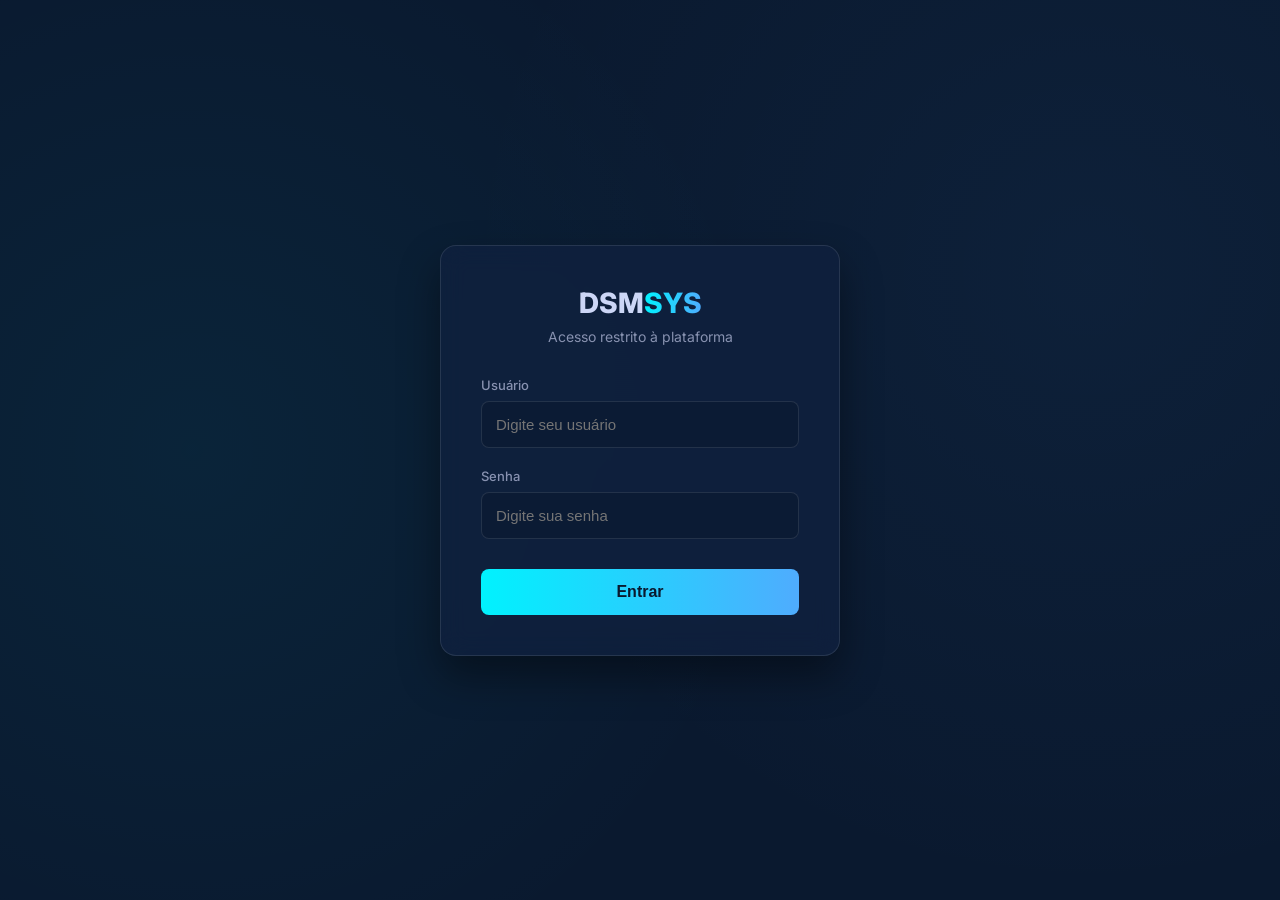
<file: docs/curso dev -foco mercado canadence.html>
<!DOCTYPE html>
<html lang="pt-BR">
<head>
<meta charset="UTF-8">
<meta name="viewport" content="width=device-width, initial-scale=1.0">
<title>DSMSys — Dev Plan 🇨🇦</title>
<link href="https://fonts.googleapis.com/css2?family=Inter:wght@400;500;600;700;800&display=swap" rel="stylesheet">
<style>
  :root {
    --bg: #0f1117; --surface: #1a1d27; --surface2: #22263a; --border: #2e3250;
    --accent: #4f8ef7; --accent2: #7c5cfc; --green: #22c55e; --yellow: #f59e0b;
    --red: #ef4444; --text: #e2e8f0; --muted: #8892b0; --sidebar-w: 300px;
  }
  * { box-sizing: border-box; margin: 0; padding: 0; }
  body { background: var(--bg); color: var(--text); font-family: 'Inter', 'Segoe UI', system-ui, sans-serif; display: flex; min-height: 100vh; }

  /* LOGIN OVERLAY */
  #login-overlay {
    position: fixed; inset: 0; z-index: 9999;
    background: linear-gradient(135deg, #0a0c14 0%, #111827 50%, #0f1117 100%);
    display: flex; align-items: center; justify-content: center;
  }
  #login-overlay.hidden { display: none; }
  .login-bg-glow {
    position: absolute; inset: 0; overflow: hidden; pointer-events: none;
  }
  .login-bg-glow::before {
    content: ''; position: absolute; width: 600px; height: 600px; border-radius: 50%;
    background: radial-gradient(circle, rgba(79,142,247,0.12) 0%, transparent 70%);
    top: -100px; left: -100px;
  }
  .login-bg-glow::after {
    content: ''; position: absolute; width: 500px; height: 500px; border-radius: 50%;
    background: radial-gradient(circle, rgba(124,92,252,0.10) 0%, transparent 70%);
    bottom: -80px; right: -80px;
  }
  .login-card {
    position: relative; z-index: 1;
    background: rgba(26,29,39,0.85);
    backdrop-filter: blur(24px); -webkit-backdrop-filter: blur(24px);
    border: 1px solid rgba(79,142,247,0.2);
    border-radius: 20px; padding: 48px 40px;
    width: 100%; max-width: 420px;
    box-shadow: 0 32px 80px rgba(0,0,0,0.5), 0 0 0 1px rgba(255,255,255,0.04);
    animation: loginFadeIn 0.5s ease;
  }
  @keyframes loginFadeIn {
    from { opacity: 0; transform: translateY(24px) scale(0.97); }
    to { opacity: 1; transform: translateY(0) scale(1); }
  }
  .login-logo {
    text-align: center; margin-bottom: 32px;
  }
  .login-logo .logo-text {
    font-size: 28px; font-weight: 800; letter-spacing: -0.5px;
  }
  .login-logo .logo-dsm { color: #fff; }
  .login-logo .logo-sys { color: var(--accent); }
  .login-logo p {
    font-size: 12px; color: var(--muted); margin-top: 6px; letter-spacing: 0.5px;
  }
  .login-title { font-size: 18px; font-weight: 700; margin-bottom: 6px; }
  .login-sub { font-size: 13px; color: var(--muted); margin-bottom: 28px; line-height: 1.5; }
  .login-field { margin-bottom: 16px; }
  .login-field label {
    display: block; font-size: 11px; font-weight: 600; color: var(--muted);
    text-transform: uppercase; letter-spacing: 1px; margin-bottom: 8px;
  }
  .login-field input {
    width: 100%; background: rgba(255,255,255,0.04);
    border: 1px solid var(--border); border-radius: 10px;
    padding: 12px 16px; color: var(--text); font-size: 14px;
    font-family: 'Inter', sans-serif; outline: none;
    transition: border-color 0.2s, box-shadow 0.2s;
  }
  .login-field input:focus {
    border-color: var(--accent);
    box-shadow: 0 0 0 3px rgba(79,142,247,0.15);
  }
  .login-btn {
    width: 100%; padding: 13px; border-radius: 10px; border: none;
    background: linear-gradient(135deg, var(--accent), var(--accent2));
    color: #fff; font-size: 14px; font-weight: 700; font-family: 'Inter', sans-serif;
    cursor: pointer; margin-top: 8px; transition: all 0.2s;
    letter-spacing: 0.3px;
  }
  .login-btn:hover { transform: translateY(-1px); box-shadow: 0 8px 24px rgba(79,142,247,0.35); }
  .login-btn:active { transform: translateY(0); }
  .login-error {
    background: rgba(239,68,68,0.1); border: 1px solid rgba(239,68,68,0.3);
    border-radius: 8px; padding: 10px 14px; font-size: 13px; color: #f87171;
    margin-top: 12px; display: none; text-align: center;
  }
  .login-error.show { display: block; animation: shake 0.3s ease; }
  @keyframes shake {
    0%,100%{transform:translateX(0)} 25%{transform:translateX(-6px)} 75%{transform:translateX(6px)}
  }
  .login-badge {
    display: flex; align-items: center; justify-content: center; gap: 6px;
    margin-top: 24px; font-size: 11px; color: var(--muted);
  }
  .login-badge::before { content: '🔒'; font-size: 12px; }

  /* SIDEBAR */
  #sidebar { width: var(--sidebar-w); min-width: var(--sidebar-w); background: var(--surface); border-right: 1px solid var(--border); height: 100vh; overflow-y: auto; position: sticky; top: 0; display: flex; flex-direction: column; }
  #sidebar-header { padding: 20px 16px 12px; border-bottom: 1px solid var(--border); background: var(--surface); position: sticky; top: 0; z-index: 10; }
  #sidebar-header h2 { font-size: 14px; color: var(--accent); letter-spacing: 1px; text-transform: uppercase; }
  #sidebar-header p { font-size: 11px; color: var(--muted); margin-top: 4px; }
  #progress-bar-wrap { margin-top: 10px; background: var(--border); border-radius: 99px; height: 6px; }
  #progress-bar { height: 6px; border-radius: 99px; background: linear-gradient(90deg, var(--accent), var(--accent2)); transition: width .4s; width: 0%; }
  #progress-label { font-size: 10px; color: var(--muted); margin-top: 4px; }
  .phase-group { border-bottom: 1px solid var(--border); }
  .phase-label { padding: 10px 16px 6px; font-size: 10px; font-weight: 700; letter-spacing: 1.5px; text-transform: uppercase; color: var(--muted); cursor: pointer; display: flex; align-items: center; gap: 6px; user-select: none; }
  .phase-label:hover { color: var(--text); }
  .phase-label .phase-dot { width: 8px; height: 8px; border-radius: 50%; flex-shrink: 0; }
  .phase-0 .phase-dot { background: #a78bfa; }
  .phase-1 .phase-dot { background: var(--green); }
  .phase-2 .phase-dot { background: var(--yellow); }
  .phase-3 .phase-dot { background: var(--red); }
  .phase-4 .phase-dot { background: var(--accent); }
  .nav-item { padding: 8px 16px 8px 28px; font-size: 12px; color: var(--muted); cursor: pointer; border-left: 2px solid transparent; transition: all .15s; line-height: 1.4; }
  .nav-item:hover { color: var(--text); background: var(--surface2); }
  .nav-item.active { color: var(--accent); border-left-color: var(--accent); background: var(--surface2); }
  .nav-item .week-tag { font-size: 9px; background: var(--surface2); border-radius: 3px; padding: 1px 4px; color: var(--muted); margin-left: 4px; }
  .logout-btn { margin: 12px 16px; padding: 8px 12px; border-radius: 8px; border: 1px solid var(--border); background: transparent; color: var(--muted); font-size: 11px; font-family: 'Inter', sans-serif; cursor: pointer; transition: all .15s; text-align: center; }
  .logout-btn:hover { border-color: var(--red); color: var(--red); }

  /* MAIN */
  #main { flex: 1; overflow-y: auto; padding: 40px 48px; max-width: 900px; }
  .page { display: none; }
  .page.active { display: block; }
  .page-header { margin-bottom: 28px; }
  .phase-badge { display: inline-flex; align-items: center; gap: 6px; padding: 3px 10px; border-radius: 99px; font-size: 11px; font-weight: 600; margin-bottom: 12px; }
  .badge-purple { background: rgba(167,139,250,.15); color: #a78bfa; }
  .badge-green  { background: rgba(34,197,94,.15);   color: var(--green); }
  .badge-yellow { background: rgba(245,158,11,.15);  color: var(--yellow); }
  .badge-red    { background: rgba(239,68,68,.15);   color: var(--red); }
  .badge-blue   { background: rgba(79,142,247,.15);  color: var(--accent); }
  .page-header h1 { font-size: 28px; font-weight: 700; line-height: 1.2; }
  .page-header .subtitle { color: var(--muted); margin-top: 8px; font-size: 14px; line-height: 1.6; }
  .page-header .meta { display: flex; gap: 16px; margin-top: 14px; flex-wrap: wrap; }
  .meta-item { font-size: 12px; color: var(--muted); display: flex; align-items: center; gap: 5px; }
  .meta-item span { color: var(--text); font-weight: 600; }
  .lesson-table { width: 100%; border-collapse: collapse; margin-bottom: 28px; border-radius: 10px; overflow: hidden; border: 1px solid var(--border); }
  .lesson-table thead tr { background: var(--surface2); }
  .lesson-table th { padding: 11px 14px; text-align: left; font-size: 11px; font-weight: 700; text-transform: uppercase; letter-spacing: 1px; color: var(--muted); }
  .lesson-table td { padding: 0; border-bottom: 1px solid var(--border); vertical-align: top; }
  .lesson-table tr:last-child td { border-bottom: none; }
  .lesson-table tr:hover td { background: rgba(255,255,255,.02); }
  .day-row { display: flex; align-items: stretch; }
  .day-check { display: flex; align-items: flex-start; padding: 16px 14px 16px 14px; border-right: 1px solid var(--border); }
  .day-num-cell { display: flex; align-items: flex-start; padding: 16px 12px; border-right: 1px solid var(--border); min-width: 50px; }
  .day-num { width: 28px; height: 28px; border-radius: 50%; background: var(--surface2); display: flex; align-items: center; justify-content: center; font-size: 11px; font-weight: 700; color: var(--muted); flex-shrink: 0; }
  .day-content { flex: 1; padding: 14px 16px; }
  .lesson-title { font-weight: 700; color: var(--text); font-size: 13px; margin-bottom: 6px; }
  .lesson-desc { color: var(--muted); font-size: 12.5px; line-height: 1.7; }
  .lesson-desc code { background: var(--surface); border: 1px solid var(--border); padding: 1px 6px; border-radius: 4px; font-family: 'Consolas', monospace; font-size: 11.5px; color: var(--accent); white-space: nowrap; }
  .lesson-steps { margin-top: 10px; display: flex; flex-direction: column; gap: 5px; }
  .step { display: flex; align-items: flex-start; gap: 8px; font-size: 12px; color: var(--muted); line-height: 1.6; }
  .step .step-num { width: 18px; height: 18px; border-radius: 50%; background: var(--surface2); border: 1px solid var(--border); display: flex; align-items: center; justify-content: center; font-size: 9px; font-weight: 700; color: var(--accent); flex-shrink: 0; margin-top: 2px; }
  .lesson-tags { display: flex; flex-wrap: wrap; gap: 5px; margin-top: 8px; }
  .tag { font-size: 10px; font-weight: 600; padding: 2px 8px; border-radius: 4px; border: 1px solid var(--border); background: var(--surface); color: var(--muted); }
  .tag-blue { color: #60a5fa; border-color: rgba(96,165,250,.3); background: rgba(96,165,250,.07); }
  .tag-green { color: var(--green); border-color: rgba(34,197,94,.3); background: rgba(34,197,94,.07); }
  .tag-purple { color: #a78bfa; border-color: rgba(167,139,250,.3); background: rgba(167,139,250,.07); }
  .tag-yellow { color: var(--yellow); border-color: rgba(245,158,11,.3); background: rgba(245,158,11,.07); }
  .check-btn { width: 22px; height: 22px; border-radius: 5px; border: 2px solid var(--border); background: transparent; cursor: pointer; display: flex; align-items: center; justify-content: center; transition: all .15s; flex-shrink: 0; margin-top: 3px; font-size: 13px; font-weight: 900; color: transparent; }
  .check-btn:hover { border-color: var(--green); }
  .check-btn.checked { background: var(--green); border-color: var(--green); color: #000; }
  .section-title { font-size: 13px; font-weight: 700; color: var(--muted); text-transform: uppercase; letter-spacing: 1px; margin-bottom: 12px; display: flex; align-items: center; gap: 8px; }
  .resource-list { display: flex; flex-direction: column; gap: 8px; margin-bottom: 28px; }
  .resource-item { background: var(--surface2); border: 1px solid var(--border); border-radius: 8px; padding: 12px 16px; display: flex; align-items: center; gap: 12px; text-decoration: none; color: var(--text); transition: all .15s; }
  .resource-item:hover { border-color: var(--accent); }
  .resource-icon { font-size: 18px; flex-shrink: 0; }
  .resource-info { flex: 1; }
  .resource-title { font-size: 13px; font-weight: 600; }
  .resource-sub { font-size: 11px; color: var(--muted); margin-top: 2px; }
  .resource-type { font-size: 10px; padding: 2px 7px; border-radius: 99px; font-weight: 600; white-space: nowrap; }
  .type-video { background: rgba(239,68,68,.15); color: #f87171; }
  .type-doc { background: rgba(79,142,247,.15); color: var(--accent); }
  .type-practice { background: rgba(34,197,94,.15); color: var(--green); }
  .challenge-box { background: linear-gradient(135deg, rgba(124,92,252,.1), rgba(79,142,247,.1)); border: 1px solid rgba(124,92,252,.3); border-radius: 12px; padding: 20px 24px; margin-bottom: 28px; }
  .challenge-box h3 { font-size: 13px; font-weight: 700; color: var(--accent2); margin-bottom: 8px; }
  .challenge-box p { font-size: 13px; color: var(--muted); line-height: 1.7; }
  .challenge-box code { background: var(--surface); padding: 1px 6px; border-radius: 4px; font-family: 'Consolas', monospace; font-size: 12px; color: var(--accent); }
  .note-box { background: rgba(245,158,11,.07); border: 1px solid rgba(245,158,11,.25); border-radius: 8px; padding: 14px 18px; margin-bottom: 20px; font-size: 13px; color: #fcd34d; line-height: 1.6; }
  .info-box { background: rgba(79,142,247,.07); border: 1px solid rgba(79,142,247,.25); border-radius: 8px; padding: 14px 18px; margin-bottom: 20px; font-size: 13px; color: #93c5fd; line-height: 1.6; }
  .success-box { background: rgba(34,197,94,.07); border: 1px solid rgba(34,197,94,.25); border-radius: 8px; padding: 14px 18px; margin-bottom: 20px; font-size: 13px; color: #86efac; line-height: 1.6; }
  .setup-grid { display: grid; grid-template-columns: 1fr 1fr; gap: 14px; margin-bottom: 28px; }
  .setup-card { background: var(--surface2); border: 1px solid var(--border); border-radius: 10px; padding: 16px; }
  .setup-card h4 { font-size: 13px; font-weight: 700; margin-bottom: 10px; display: flex; align-items: center; gap: 8px; }
  .setup-card ul { list-style: none; display: flex; flex-direction: column; gap: 6px; }
  .setup-card li { font-size: 12px; color: var(--muted); padding-left: 16px; position: relative; line-height: 1.5; }
  .setup-card li::before { content: '•'; position: absolute; left: 0; color: var(--accent); }
  .setup-card li code { background: var(--surface); border: 1px solid var(--border); padding: 0 5px; border-radius: 3px; font-size: 11px; color: var(--accent); font-family: Consolas, monospace; }
  .home-grid { display: grid; grid-template-columns: 1fr 1fr; gap: 14px; margin-bottom: 28px; }
  .home-card { background: var(--surface2); border: 1px solid var(--border); border-radius: 12px; padding: 20px; cursor: pointer; transition: all .2s; }
  .home-card:hover { border-color: var(--accent); transform: translateY(-2px); }
  .home-card .card-phase { font-size: 10px; text-transform: uppercase; letter-spacing: 1.5px; font-weight: 700; margin-bottom: 8px; }
  .home-card h3 { font-size: 15px; font-weight: 700; margin-bottom: 6px; }
  .home-card p { font-size: 12px; color: var(--muted); line-height: 1.5; }
  .home-card .card-meta { margin-top: 12px; font-size: 11px; color: var(--muted); }
  .stack-tags { display: flex; flex-wrap: wrap; gap: 6px; margin-bottom: 28px; }
  .stack-tag { border-radius: 4px; padding: 4px 10px; font-size: 11px; font-weight: 600; border: 1px solid; }
  .page-nav { display: flex; justify-content: space-between; margin-top: 48px; padding-top: 24px; border-top: 1px solid var(--border); }
  .nav-btn { padding: 10px 20px; border-radius: 8px; border: 1px solid var(--border); background: var(--surface2); color: var(--text); font-size: 13px; font-weight: 600; cursor: pointer; transition: all .15s; display: flex; align-items: center; gap: 8px; font-family: 'Inter', sans-serif; }
  .nav-btn:hover { border-color: var(--accent); color: var(--accent); }
  .nav-btn:disabled { opacity: .3; cursor: not-allowed; }
  .nav-btn.primary { background: var(--accent); border-color: var(--accent); color: #fff; }
  .nav-btn.primary:hover { background: #3a7de0; border-color: #3a7de0; color: #fff; }
  hr.divider { border: none; border-top: 1px solid var(--border); margin: 24px 0; }
  ::-webkit-scrollbar { width: 6px; }
  ::-webkit-scrollbar-track { background: var(--surface); }
  ::-webkit-scrollbar-thumb { background: var(--border); border-radius: 99px; }
  @media (max-width: 900px) { #sidebar { display: none; } #main { padding: 24px 16px; } .home-grid, .setup-grid { grid-template-columns: 1fr; } }
</style>
</head>
<body>

<!-- SIDEBAR -->
<nav id="sidebar">
  <div id="sidebar-header">
    <h2>🇨🇦 Dev Plan — Samuel</h2>
    <p>1h/day · 6 days/week · 12 months</p>
    <div id="progress-bar-wrap"><div id="progress-bar"></div></div>
    <div id="progress-label">0 tarefas concluídas</div>
  </div>
  <div class="phase-group phase-0">
    <div class="phase-label"><span class="phase-dot"></span>⚙️ SETUP INICIAL</div>
    <div class="nav-item" onclick="goTo('home')">🏠 Visão Geral</div>
    <div class="nav-item" onclick="goTo('setup')">⚙️ Setup Completo do VS Code</div>
  </div>
  <div class="phase-group phase-1">
    <div class="phase-label"><span class="phase-dot"></span>🟢 FASE 1 — Foundation (M1–3)</div>
    <div class="nav-item" onclick="goTo('w1')">Semana 1 — JS Básico <span class="week-tag">M1</span></div>
    <div class="nav-item" onclick="goTo('w2')">Semana 2 — Arrays &amp; Objetos <span class="week-tag">M1</span></div>
    <div class="nav-item" onclick="goTo('w3')">Semana 3 — Async JS <span class="week-tag">M1</span></div>
    <div class="nav-item" onclick="goTo('w4')">Semana 4 — ES6 Avançado <span class="week-tag">M1</span></div>
    <div class="nav-item" onclick="goTo('w5')">Semana 5 — Git &amp; GitHub <span class="week-tag">M2</span></div>
    <div class="nav-item" onclick="goTo('w6')">Semana 6 — TypeScript Básico <span class="week-tag">M2</span></div>
    <div class="nav-item" onclick="goTo('w7')">Semana 7 — TypeScript Intermediário <span class="week-tag">M2</span></div>
    <div class="nav-item" onclick="goTo('w8')">Semana 8 — HTML + CSS Moderno <span class="week-tag">M2</span></div>
    <div class="nav-item" onclick="goTo('w9')">Semana 9 — React Básico <span class="week-tag">M3</span></div>
    <div class="nav-item" onclick="goTo('w10')">Semana 10 — React Hooks <span class="week-tag">M3</span></div>
    <div class="nav-item" onclick="goTo('w11')">Semana 11 — Router &amp; Forms <span class="week-tag">M3</span></div>
    <div class="nav-item" onclick="goTo('w12')">Semana 12 — Portfólio v1 🚀 <span class="week-tag">M3</span></div>
  </div>
  <div class="phase-group phase-2">
    <div class="phase-label"><span class="phase-dot"></span>🟡 FASE 2 — Full-Stack (M4–6)</div>
    <div class="nav-item" onclick="goTo('w13')">Semana 13 — Next.js <span class="week-tag">M4</span></div>
    <div class="nav-item" onclick="goTo('w14')">Semana 14 — Node.js + Express <span class="week-tag">M4</span></div>
    <div class="nav-item" onclick="goTo('w15')">Semana 15 — PostgreSQL + Prisma <span class="week-tag">M4</span></div>
    <div class="nav-item" onclick="goTo('w16')">Semana 16 — Autenticação JWT <span class="week-tag">M4</span></div>
    <div class="nav-item" onclick="goTo('w17')">Semana 17 — Frontend ↔ Backend <span class="week-tag">M5</span></div>
    <div class="nav-item" onclick="goTo('w18')">Semana 18 — Clean Code <span class="week-tag">M5</span></div>
    <div class="nav-item" onclick="goTo('w19')">Semana 19 — Testes <span class="week-tag">M5</span></div>
    <div class="nav-item" onclick="goTo('w20')">Semana 20 — MongoDB + Redis <span class="week-tag">M5</span></div>
    <div class="nav-item" onclick="goTo('w21')">Semanas 21–24 — Projeto TaskFlow 🚀 <span class="week-tag">M6</span></div>
  </div>
  <div class="phase-group phase-3">
    <div class="phase-label"><span class="phase-dot"></span>🔴 FASE 3 — Pro Level (M7–9)</div>
    <div class="nav-item" onclick="goTo('w25')">Semana 25 — Docker <span class="week-tag">M7</span></div>
    <div class="nav-item" onclick="goTo('w26')">Semana 26 — CI/CD <span class="week-tag">M7</span></div>
    <div class="nav-item" onclick="goTo('w27')">Semanas 27–28 — AWS <span class="week-tag">M7</span></div>
    <div class="nav-item" onclick="goTo('w29')">Semanas 29–30 — IA (OpenAI) <span class="week-tag">M8</span></div>
    <div class="nav-item" onclick="goTo('w31')">Semanas 31–32 — GraphQL <span class="week-tag">M8</span></div>
    <div class="nav-item" onclick="goTo('w33')">Semanas 33–36 — Projeto HireAI 🚀 <span class="week-tag">M9</span></div>
  </div>
  <div class="phase-group phase-4">
    <div class="phase-label"><span class="phase-dot"></span>🏁 FASE 4 — Mercado (M10–12)</div>
    <div class="nav-item" onclick="goTo('w37')">Semanas 37–38 — LinkedIn &amp; CV <span class="week-tag">M10</span></div>
    <div class="nav-item" onclick="goTo('w39')">Semanas 39–40 — Algoritmos <span class="week-tag">M10</span></div>
    <div class="nav-item" onclick="goTo('w41')">Semanas 41–42 — System Design <span class="week-tag">M11</span></div>
    <div class="nav-item" onclick="goTo('w43')">Semanas 43–44 — Entrevistas <span class="week-tag">M11</span></div>
    <div class="nav-item" onclick="goTo('w45')">Semanas 45–48 — Candidaturas 🎯 <span class="week-tag">M12</span></div>
  </div>
  <button class="logout-btn" onclick="doLogout()">🚪 Sair da plataforma</button>
</nav>

<!-- MAIN -->
<main id="main">
<!-- HOME -->
<div class="page active" id="page-home">
  <div class="page-header">
    <div class="phase-badge badge-blue">🇨🇦 Mercado Canadense 2026</div>
    <h1>Seu Plano de 1 Ano, Samuel</h1>
    <p class="subtitle">De iniciante com base em lógica a desenvolvedor remote-ready para empresas canadenses. 1h/dia · 6 dias/semana · 48 semanas.</p>
    <div class="meta">
      <div class="meta-item">🎯 Objetivo: <span>Trabalho remoto para CA</span></div>
      <div class="meta-item">⏱ Ritmo: <span>1h/dia · 6 dias/semana</span></div>
      <div class="meta-item">🗓 Duração: <span>12 meses</span></div>
    </div>
  </div>
  <div class="note-box"><strong>📌 Como usar:</strong> Abra este guia em metade da tela. Abra o recurso de estudo na outra metade. Após cada tarefa do dia, marque o ✓. O progresso é salvo no navegador automaticamente.</div>
  <div class="home-grid">
    <div class="home-card" onclick="goTo('setup')"><div class="card-phase" style="color:#a78bfa">⚙️ PRÉ-REQUISITO</div><h3>Setup Inicial</h3><p>VS Code, extensões, Node.js, Git — tudo configurado do zero.</p><div class="card-meta">Faça isso ANTES de começar a Fase 1</div></div>
    <div class="home-card" onclick="goTo('w1')"><div class="card-phase" style="color:var(--green)">🟢 Fase 1 · Meses 1–3</div><h3>Foundation</h3><p>JavaScript, TypeScript, Git, HTML/CSS, React</p><div class="card-meta">12 semanas · ~72h de estudo</div></div>
    <div class="home-card" onclick="goTo('w13')"><div class="card-phase" style="color:var(--yellow)">🟡 Fase 2 · Meses 4–6</div><h3>Full-Stack</h3><p>Next.js, Node.js, PostgreSQL, Auth, Testes</p><div class="card-meta">9 semanas · projeto: TaskFlow</div></div>
    <div class="home-card" onclick="goTo('w25')"><div class="card-phase" style="color:var(--red)">🔴 Fase 3 · Meses 7–9</div><h3>Pro Level</h3><p>Docker, AWS, CI/CD, IA, GraphQL</p><div class="card-meta">12 semanas · projeto: HireAI</div></div>
    <div class="home-card" onclick="goTo('w37')"><div class="card-phase" style="color:var(--accent)">🏁 Fase 4 · Meses 10–12</div><h3>Mercado</h3><p>LinkedIn, CV, Algoritmos, Entrevistas, Candidaturas</p><div class="card-meta">12 semanas · alvo: vagas remotas CA</div></div>
  </div>
  <div class="section-title">🛠 Stack alvo ao final do ano</div>
  <div class="stack-tags">
    <span class="stack-tag" style="color:#3b82f6;border-color:#3b82f6">TypeScript</span>
    <span class="stack-tag" style="color:#61dafb;border-color:#61dafb">React</span>
    <span class="stack-tag" style="color:#e2e8f0;border-color:#555">Next.js</span>
    <span class="stack-tag" style="color:#68a063;border-color:#68a063">Node.js</span>
    <span class="stack-tag" style="color:#336791;border-color:#336791">PostgreSQL</span>
    <span class="stack-tag" style="color:#4db33d;border-color:#4db33d">MongoDB</span>
    <span class="stack-tag" style="color:#2496ed;border-color:#2496ed">Docker</span>
    <span class="stack-tag" style="color:#ff9900;border-color:#ff9900">AWS</span>
    <span class="stack-tag" style="color:#22c55e;border-color:#22c55e">Jest</span>
    <span class="stack-tag" style="color:#7c5cfc;border-color:#7c5cfc">OpenAI</span>
    <span class="stack-tag" style="color:#e535ab;border-color:#e535ab">GraphQL</span>
    <span class="stack-tag" style="color:#f05032;border-color:#f05032">Git</span>
  </div>
  <div class="page-nav">
    <button class="nav-btn" disabled>← Anterior</button>
    <button class="nav-btn primary" onclick="goTo('setup')">Começar: Setup ⚙️ →</button>
  </div>
</div>

<!-- SETUP -->
<div class="page" id="page-setup">
  <div class="page-header">
    <div class="phase-badge badge-purple">⚙️ Pré-requisito</div>
    <h1>Setup Inicial Completo</h1>
    <p class="subtitle">Configure tudo antes de começar. Um ambiente mal configurado vai te atrasar nas próximas 48 semanas. Invista 1 tarde nisso agora.</p>
    <div class="meta"><div class="meta-item">⏱ Tempo estimado: <span>2–3 horas</span></div></div>
  </div>
  <div class="note-box"><strong>⚠️ Importante:</strong> Siga a ordem abaixo. Cada item depende do anterior.</div>
  <table class="lesson-table">
    <thead><tr><th style="width:42px">✓</th><th style="width:50px">#</th><th style="width:220px">O que instalar</th><th>Passo a passo</th></tr></thead>
    <tbody>
      <tr><td><div class="day-check"><button class="check-btn" onclick="toggleCheck(this,'s1')">✓</button></div></td><td><div class="day-num-cell"><div class="day-num">1</div></div></td><td><div class="day-content"><div class="lesson-title">Node.js</div><div class="lesson-tags"><span class="tag tag-green">Obrigatório</span></div></div></td><td><div class="day-content"><div class="lesson-steps"><div class="step"><span class="step-num">1</span><span>Acesse <strong>nodejs.org</strong> e baixe a versão <strong>LTS</strong></span></div><div class="step"><span class="step-num">2</span><span>Instale normalmente (next, next, finish)</span></div><div class="step"><span class="step-num">3</span><span>Verifique: <code>node --version</code> → deve mostrar v20.x+</span></div><div class="step"><span class="step-num">4</span><span>Verifique o npm: <code>npm --version</code></span></div></div></div></td></tr>
      <tr><td><div class="day-check"><button class="check-btn" onclick="toggleCheck(this,'s2')">✓</button></div></td><td><div class="day-num-cell"><div class="day-num">2</div></div></td><td><div class="day-content"><div class="lesson-title">Git</div><div class="lesson-tags"><span class="tag tag-green">Obrigatório</span></div></div></td><td><div class="day-content"><div class="lesson-steps"><div class="step"><span class="step-num">1</span><span>Acesse <strong>git-scm.com</strong> e baixe o instalador</span></div><div class="step"><span class="step-num">2</span><span>Durante instalação: selecione <strong>"Use VS Code as default editor"</strong></span></div><div class="step"><span class="step-num">3</span><span><code>git config --global user.name "Seu Nome"</code></span></div><div class="step"><span class="step-num">4</span><span><code>git config --global user.email "seu@email.com"</code></span></div><div class="step"><span class="step-num">5</span><span>Verifique: <code>git --version</code></span></div></div></div></td></tr>
      <tr><td><div class="day-check"><button class="check-btn" onclick="toggleCheck(this,'s3')">✓</button></div></td><td><div class="day-num-cell"><div class="day-num">3</div></div></td><td><div class="day-content"><div class="lesson-title">Conta no GitHub</div><div class="lesson-tags"><span class="tag tag-green">Obrigatório</span></div></div></td><td><div class="day-content"><div class="lesson-steps"><div class="step"><span class="step-num">1</span><span>Acesse <strong>github.com</strong> e crie uma conta com username profissional</span></div><div class="step"><span class="step-num">2</span><span>Foto de perfil real, bio em inglês: "Open to remote CA"</span></div><div class="step"><span class="step-num">3</span><span>Configure SSH key: <code>ssh-keygen -t ed25519 -C "email"</code> → GitHub → Settings → SSH Keys</span></div></div></div></td></tr>
      <tr><td><div class="day-check"><button class="check-btn" onclick="toggleCheck(this,'s4')">✓</button></div></td><td><div class="day-num-cell"><div class="day-num">4</div></div></td><td><div class="day-content"><div class="lesson-title">VS Code</div><div class="lesson-tags"><span class="tag tag-green">Obrigatório</span></div></div></td><td><div class="day-content"><div class="lesson-steps"><div class="step"><span class="step-num">1</span><span>Acesse <strong>code.visualstudio.com</strong> e baixe a versão mais recente</span></div><div class="step"><span class="step-num">2</span><span>Durante instalação Windows: marque <strong>"Add to PATH"</strong></span></div><div class="step"><span class="step-num">3</span><span>Verifique: <code>code --version</code></span></div></div></div></td></tr>
      <tr><td><div class="day-check"><button class="check-btn" onclick="toggleCheck(this,'s5')">✓</button></div></td><td><div class="day-num-cell"><div class="day-num">5</div></div></td><td><div class="day-content"><div class="lesson-title">Prettier + ESLint</div><div class="lesson-tags"><span class="tag tag-green">Obrigatório</span></div></div></td><td><div class="day-content"><div class="lesson-steps"><div class="step"><span class="step-num">1</span><span>Extensions → <strong>"Prettier - Code formatter"</strong> → instalar</span></div><div class="step"><span class="step-num">2</span><span>Extensions → <strong>"ESLint"</strong> (Microsoft) → instalar</span></div><div class="step"><span class="step-num">3</span><span>Settings → <strong>"Format On Save"</strong> → marcar ✓</span></div></div></div></td></tr>
      <tr><td><div class="day-check"><button class="check-btn" onclick="toggleCheck(this,'s6')">✓</button></div></td><td><div class="day-num-cell"><div class="day-num">6</div></div></td><td><div class="day-content"><div class="lesson-title">TypeScript Global</div><div class="lesson-tags"><span class="tag tag-green">Obrigatório</span></div></div></td><td><div class="day-content"><div class="lesson-steps"><div class="step"><span class="step-num">1</span><span><code>npm install -g typescript ts-node</code></span></div><div class="step"><span class="step-num">2</span><span>Verifique: <code>tsc --version</code></span></div></div></div></td></tr>
      <tr><td><div class="day-check"><button class="check-btn" onclick="toggleCheck(this,'s7')">✓</button></div></td><td><div class="day-num-cell"><div class="day-num">7</div></div></td><td><div class="day-content"><div class="lesson-title">Conta no Vercel</div><div class="lesson-tags"><span class="tag tag-blue">Para Fase 1+</span></div></div></td><td><div class="day-content"><div class="lesson-steps"><div class="step"><span class="step-num">1</span><span>Acesse <strong>vercel.com</strong> → Sign Up → Continue with GitHub</span></div><div class="step"><span class="step-num">2</span><span>Autorize acesso aos repositórios. Você usará na Semana 8.</span></div></div></div></td></tr>
      <tr><td><div class="day-check"><button class="check-btn" onclick="toggleCheck(this,'s8')">✓</button></div></td><td><div class="day-num-cell"><div class="day-num">8</div></div></td><td><div class="day-content"><div class="lesson-title">Conta no Neon.tech</div><div class="lesson-tags"><span class="tag tag-yellow">Para Fase 2</span></div></div></td><td><div class="day-content"><div class="lesson-steps"><div class="step"><span class="step-num">1</span><span>Acesse <strong>neon.tech</strong> → Sign Up → Continue with GitHub</span></div><div class="step"><span class="step-num">2</span><span>Crie projeto "dev-plan" → guarde a connection string</span></div></div></div></td></tr>
    </tbody>
  </table>
  <div class="page-nav">
    <button class="nav-btn" onclick="goTo('home')">← Home</button>
    <button class="nav-btn primary" onclick="goTo('w1')">Semana 1 →</button>
  </div>
</div>
<!-- SEMANA 1 -->
<div class="page" id="page-w1">
  <div class="page-header">
    <div class="phase-badge badge-green">🟢 Fase 1 · Mês 1</div>
    <h1>Semana 1 — JavaScript Básico</h1>
    <p class="subtitle">A linguagem do mercado. Toda vaga remote-ready para o Canadá exige JS sólido. Esta semana cobre os fundamentos que aparecem em toda entrevista.</p>
    <div class="meta"><div class="meta-item">📅 Duração: <span>6 dias · 1h cada</span></div><div class="meta-item">🎯 Foco: <span>Variáveis, tipos, funções, loops</span></div></div>
  </div>
  <div class="info-box"><strong>🇬🇧 Tarefa de inglês:</strong> Nomeie todas variáveis e funções em inglês. Pense em inglês ao nomear: <code>userList</code>, <code>totalPrice</code>, <code>getUserById</code>.</div>
  <table class="lesson-table">
    <thead><tr><th style="width:42px">✓</th><th style="width:50px">Dia</th><th style="width:200px">Aula</th><th>O que fazer</th></tr></thead>
    <tbody>
      <tr><td><div class="day-check"><button class="check-btn" onclick="toggleCheck(this,'w1-1')">✓</button></div></td><td><div class="day-num-cell"><div class="day-num">1</div></div></td><td><div class="day-content"><div class="lesson-title">Variáveis &amp; Tipos</div><div class="lesson-tags"><span class="tag tag-blue">let</span><span class="tag tag-blue">const</span><span class="tag tag-blue">typeof</span></div></div></td><td><div class="day-content"><div class="lesson-desc">Diferença entre <code>var</code>, <code>let</code> e <code>const</code>. Por que nunca usar <code>var</code> em código moderno.</div><div class="lesson-steps"><div class="step"><span class="step-num">1</span><span>Declare variáveis com <code>let</code> e <code>const</code>. Tente reatribuir uma <code>const</code> — veja o erro.</span></div><div class="step"><span class="step-num">2</span><span>Teste os 7 tipos primitivos: <code>string</code>, <code>number</code>, <code>boolean</code>, <code>null</code>, <code>undefined</code>, <code>symbol</code>, <code>bigint</code></span></div><div class="step"><span class="step-num">3</span><span>Use <code>typeof</code> em cada variável. Por que <code>typeof null === 'object'</code>? (bug histórico do JS)</span></div><div class="step"><span class="step-num">4</span><span>Template literals: <code>`Hello, ${name}! You are ${age} years old.`</code></span></div></div></div></td></tr>
      <tr><td><div class="day-check"><button class="check-btn" onclick="toggleCheck(this,'w1-2')">✓</button></div></td><td><div class="day-num-cell"><div class="day-num">2</div></div></td><td><div class="day-content"><div class="lesson-title">Condicionais</div><div class="lesson-tags"><span class="tag tag-blue">if/else</span><span class="tag tag-blue">switch</span><span class="tag tag-blue">ternário</span></div></div></td><td><div class="day-content"><div class="lesson-desc">Controle de fluxo. Aparece em todo algoritmo de entrevista.</div><div class="lesson-steps"><div class="step"><span class="step-num">1</span><span>Escreva uma função <code>getGrade(score)</code> que retorna "A", "B", "C", "D" ou "F"</span></div><div class="step"><span class="step-num">2</span><span>Reescreva usando <code>switch</code>. Quando usar if vs switch?</span></div><div class="step"><span class="step-num">3</span><span>Ternário: <code>const result = score >= 60 ? 'Pass' : 'Fail'</code></span></div><div class="step"><span class="step-num">4</span><span>Entenda truthy/falsy: <code>0</code>, <code>""</code>, <code>null</code>, <code>undefined</code>, <code>NaN</code> são falsy</span></div></div></div></td></tr>
      <tr><td><div class="day-check"><button class="check-btn" onclick="toggleCheck(this,'w1-3')">✓</button></div></td><td><div class="day-num-cell"><div class="day-num">3</div></div></td><td><div class="day-content"><div class="lesson-title">Funções</div><div class="lesson-tags"><span class="tag tag-blue">function</span><span class="tag tag-blue">return</span><span class="tag tag-blue">scope</span></div></div></td><td><div class="day-content"><div class="lesson-desc">Declaração, parâmetros, retorno e escopo.</div><div class="lesson-steps"><div class="step"><span class="step-num">1</span><span>Crie 5 funções: <code>add(a,b)</code>, <code>isEven(n)</code>, <code>greet(name)</code>, <code>celsiusToFahrenheit(c)</code>, <code>maxOfThree(a,b,c)</code></span></div><div class="step"><span class="step-num">2</span><span>Entenda escopo: variável declarada dentro da função não existe fora. Teste isso.</span></div><div class="step"><span class="step-num">3</span><span>Toda função deve ter um propósito claro e nome descritivo em inglês</span></div></div></div></td></tr>
      <tr><td><div class="day-check"><button class="check-btn" onclick="toggleCheck(this,'w1-4')">✓</button></div></td><td><div class="day-num-cell"><div class="day-num">4</div></div></td><td><div class="day-content"><div class="lesson-title">Arrow Functions</div><div class="lesson-tags"><span class="tag tag-blue">const fn = () =></span></div></div></td><td><div class="day-content"><div class="lesson-desc">Sintaxe mais curta. É a forma padrão usada em React e Node.js modernos.</div><div class="lesson-steps"><div class="step"><span class="step-num">1</span><span>Sintaxe básica: <code>const add = (a, b) => a + b</code> — retorno implícito</span></div><div class="step"><span class="step-num">2</span><span>Com corpo: <code>const greet = (name) => { const msg = `Hello, ${name}`; return msg }</code></span></div><div class="step"><span class="step-num">3</span><span>Reescreva todas as 5 funções do dia 3 usando arrow functions</span></div></div></div></td></tr>
      <tr><td><div class="day-check"><button class="check-btn" onclick="toggleCheck(this,'w1-5')">✓</button></div></td><td><div class="day-num-cell"><div class="day-num">5</div></div></td><td><div class="day-content"><div class="lesson-title">Loops</div><div class="lesson-tags"><span class="tag tag-blue">for</span><span class="tag tag-blue">while</span><span class="tag tag-blue">for...of</span></div></div></td><td><div class="day-content"><div class="lesson-desc">Repetição controlada. A base de qualquer algoritmo.</div><div class="lesson-steps"><div class="step"><span class="step-num">1</span><span><code>for</code>: Some todos os números de 1 a 100. Resposta: 5050</span></div><div class="step"><span class="step-num">2</span><span><code>while</code>: Imprima todos os números pares de 1 a 50</span></div><div class="step"><span class="step-num">3</span><span><code>for...of</code>: Crie um array de 5 nomes e imprima <code>"Hello, [nome]!"</code></span></div></div></div></td></tr>
      <tr><td><div class="day-check"><button class="check-btn" onclick="toggleCheck(this,'w1-6')">✓</button></div></td><td><div class="day-num-cell"><div class="day-num">6</div></div></td><td><div class="day-content"><div class="lesson-title">Revisão + HackerRank</div><div class="lesson-tags"><span class="tag tag-green">Prática</span></div></div></td><td><div class="day-content"><div class="lesson-desc">Resolver 3 problemas no HackerRank (nível easy).</div><div class="lesson-steps"><div class="step"><span class="step-num">1</span><span>hackerrank.com → "10 Days of JavaScript" → Day 0, 1, 2</span></div><div class="step"><span class="step-num">2</span><span>Commit: <code>git commit -m "feat: week 1 javascript basics"</code></span></div></div></div></td></tr>
    </tbody>
  </table>
  <div class="section-title">📚 Recursos da Semana</div>
  <div class="resource-list">
    <a class="resource-item" href="https://www.youtube.com/watch?v=hdI2bqOjy3c" target="_blank"><span class="resource-icon">▶️</span><div class="resource-info"><div class="resource-title">JavaScript Crash Course — Traversy Media</div><div class="resource-sub">1h40 · Assista nos dias 1–5 · Em inglês</div></div><span class="resource-type type-video">Vídeo</span></a>
    <a class="resource-item" href="https://javascript.info/first-steps" target="_blank"><span class="resource-icon">📖</span><div class="resource-info"><div class="resource-title">The Modern JS Tutorial — First Steps</div><div class="resource-sub">javascript.info · A melhor referência escrita de JS. Gratuita.</div></div><span class="resource-type type-doc">Docs</span></a>
    <a class="resource-item" href="https://www.hackerrank.com/domains/tutorials/10-days-of-javascript" target="_blank"><span class="resource-icon">💻</span><div class="resource-info"><div class="resource-title">10 Days of JavaScript — HackerRank</div><div class="resource-sub">Desafio do dia 6 · Resolver 3 problemas</div></div><span class="resource-type type-practice">Prática</span></a>
  </div>
  <div class="challenge-box"><h3>🏆 Desafio — FizzBuzz</h3><p>Escreva <code>fizzBuzz(n)</code>: para múltiplos de 3 → "Fizz", múltiplos de 5 → "Buzz", ambos → "FizzBuzz". A pergunta de entrevista mais clássica do mercado canadense.</p></div>
  <div class="page-nav">
    <button class="nav-btn" onclick="goTo('setup')">← Setup</button>
    <button class="nav-btn primary" onclick="goTo('w2')">Semana 2 →</button>
  </div>
</div>

<!-- SEMANA 2 -->
<div class="page" id="page-w2">
  <div class="page-header">
    <div class="phase-badge badge-green">🟢 Fase 1 · Mês 1</div>
    <h1>Semana 2 — Arrays &amp; Objetos</h1>
    <p class="subtitle">As estruturas de dados mais usadas em JS. Map, Filter e Reduce aparecem em todo componente React.</p>
    <div class="meta"><div class="meta-item">📅 Duração: <span>6 dias · 1h cada</span></div><div class="meta-item">🎯 Foco: <span>Array methods, objetos, destructuring</span></div></div>
  </div>
  <table class="lesson-table">
    <thead><tr><th style="width:42px">✓</th><th style="width:50px">Dia</th><th style="width:200px">Aula</th><th>O que fazer</th></tr></thead>
    <tbody>
      <tr><td><div class="day-check"><button class="check-btn" onclick="toggleCheck(this,'w2-1')">✓</button></div></td><td><div class="day-num-cell"><div class="day-num">1</div></div></td><td><div class="day-content"><div class="lesson-title">Arrays Básico</div><div class="lesson-tags"><span class="tag tag-blue">push</span><span class="tag tag-blue">pop</span><span class="tag tag-blue">splice</span></div></div></td><td><div class="day-content"><div class="lesson-steps"><div class="step"><span class="step-num">1</span><span>Crie array de 5 frutas. Acesse: <code>fruits[0]</code>, <code>fruits[fruits.length-1]</code></span></div><div class="step"><span class="step-num">2</span><span>Pratique: <code>.push()</code>, <code>.pop()</code>, <code>.unshift()</code>, <code>.shift()</code></span></div><div class="step"><span class="step-num">3</span><span>Encontre itens: <code>.find()</code>, <code>.findIndex()</code>, <code>.includes()</code></span></div></div></div></td></tr>
      <tr><td><div class="day-check"><button class="check-btn" onclick="toggleCheck(this,'w2-2')">✓</button></div></td><td><div class="day-num-cell"><div class="day-num">2</div></div></td><td><div class="day-content"><div class="lesson-title">Map &amp; Filter</div><div class="lesson-tags"><span class="tag tag-blue">.map()</span><span class="tag tag-blue">.filter()</span></div></div></td><td><div class="day-content"><div class="lesson-steps"><div class="step"><span class="step-num">1</span><span>Array de produtos: <code>[{name:"Shirt",price:80},{name:"Shoes",price:150}]</code></span></div><div class="step"><span class="step-num">2</span><span><code>.map()</code> para formatar preços: <code>"CA$ 80.00"</code></span></div><div class="step"><span class="step-num">3</span><span><code>.filter()</code> para produtos abaixo de CA$100</span></div><div class="step"><span class="step-num">4</span><span>Encadeie: filtre e depois formate em uma linha</span></div></div></div></td></tr>
      <tr><td><div class="day-check"><button class="check-btn" onclick="toggleCheck(this,'w2-3')">✓</button></div></td><td><div class="day-num-cell"><div class="day-num">3</div></div></td><td><div class="day-content"><div class="lesson-title">Reduce</div><div class="lesson-tags"><span class="tag tag-blue">.reduce()</span></div></div></td><td><div class="day-content"><div class="lesson-steps"><div class="step"><span class="step-num">1</span><span>Assinatura: <code>array.reduce((acc, item) => novoAcc, valorInicial)</code></span></div><div class="step"><span class="step-num">2</span><span>Carrinho: <code>[{name:"Shirt",price:80,qty:2}]</code> → calcule total</span></div><div class="step"><span class="step-num">3</span><span>Bonus: use reduce para agrupar produtos por categoria</span></div></div></div></td></tr>
      <tr><td><div class="day-check"><button class="check-btn" onclick="toggleCheck(this,'w2-4')">✓</button></div></td><td><div class="day-num-cell"><div class="day-num">4</div></div></td><td><div class="day-content"><div class="lesson-title">Objetos</div><div class="lesson-tags"><span class="tag tag-blue">Object.keys()</span><span class="tag tag-blue">entries()</span></div></div></td><td><div class="day-content"><div class="lesson-steps"><div class="step"><span class="step-num">1</span><span>Crie objeto <code>user</code> com: <code>name</code>, <code>email</code>, <code>age</code> e método <code>greet()</code></span></div><div class="step"><span class="step-num">2</span><span>Use <code>Object.keys()</code>, <code>Object.values()</code>, <code>Object.entries()</code></span></div><div class="step"><span class="step-num">3</span><span>Itere com <code>for...in</code> e com <code>Object.entries().forEach()</code></span></div></div></div></td></tr>
      <tr><td><div class="day-check"><button class="check-btn" onclick="toggleCheck(this,'w2-5')">✓</button></div></td><td><div class="day-num-cell"><div class="day-num">5</div></div></td><td><div class="day-content"><div class="lesson-title">Destructuring</div><div class="lesson-tags"><span class="tag tag-blue">{name,age}</span><span class="tag tag-blue">[first]</span></div></div></td><td><div class="day-content"><div class="lesson-steps"><div class="step"><span class="step-num">1</span><span>Array: <code>const [first, second, ...rest] = array</code></span></div><div class="step"><span class="step-num">2</span><span>Object: <code>const {name, age} = user</code></span></div><div class="step"><span class="step-num">3</span><span>Rename: <code>const {name: userName} = user</code></span></div><div class="step"><span class="step-num">4</span><span>Default: <code>const {age = 18} = user</code></span></div></div></div></td></tr>
      <tr><td><div class="day-check"><button class="check-btn" onclick="toggleCheck(this,'w2-6')">✓</button></div></td><td><div class="day-num-cell"><div class="day-num">6</div></div></td><td><div class="day-content"><div class="lesson-title">Projeto — Todo List CLI</div><div class="lesson-tags"><span class="tag tag-green">Projeto</span></div></div></td><td><div class="day-content"><div class="lesson-steps"><div class="step"><span class="step-num">1</span><span>Estrutura: <code>[{id:1,title:"Buy groceries",done:false}]</code></span></div><div class="step"><span class="step-num">2</span><span>Funções: <code>addTask(title)</code>, <code>listTasks()</code>, <code>completeTask(id)</code>, <code>removeTask(id)</code></span></div><div class="step"><span class="step-num">3</span><span>Commit: <code>feat: week 2 todo list</code></span></div></div></div></td></tr>
    </tbody>
  </table>
  <div class="section-title">📚 Recursos</div>
  <div class="resource-list">
    <a class="resource-item" href="https://www.youtube.com/watch?v=rRgD1yVwIvE" target="_blank"><span class="resource-icon">▶️</span><div class="resource-info"><div class="resource-title">Array Methods — Fireship</div><div class="resource-sub">10 min · Assista no Dia 2</div></div><span class="resource-type type-video">Vídeo</span></a>
    <a class="resource-item" href="https://javascript.info/array-methods" target="_blank"><span class="resource-icon">📖</span><div class="resource-info"><div class="resource-title">Array Methods — javascript.info</div><div class="resource-sub">Referência completa com exemplos interativos</div></div><span class="resource-type type-doc">Docs</span></a>
  </div>
  <div class="challenge-box"><h3>🏆 Desafio da Semana</h3><p>Dado <code>[{name:"Ana",grade:85},...]</code> — em UMA linha com <code>.filter().map().reduce()</code>: filtre aprovados (≥60), extraia nomes, junte em string "Ana, Carlos".</p></div>
  <div class="page-nav"><button class="nav-btn" onclick="goTo('w1')">← Semana 1</button><button class="nav-btn primary" onclick="goTo('w3')">Semana 3 →</button></div>
</div>
<!-- SEMANA 3 -->
<div class="page" id="page-w3">
  <div class="page-header">
    <div class="phase-badge badge-green">🟢 Fase 1 · Mês 1</div>
    <h1>Semana 3 — JavaScript Assíncrono</h1>
    <p class="subtitle">O tópico mais mal compreendido do JS. Toda chamada de API, consulta de banco e leitura de arquivo é assíncrona. Domine isso e você entende como o Node.js funciona.</p>
    <div class="meta"><div class="meta-item">🎯 Foco: <span>Event Loop, Promises, Async/Await, Fetch</span></div></div>
  </div>
  <div class="info-box"><strong>🇬🇧 Tarefa:</strong> Assista o vídeo do Event Loop em inglês sem legenda. Todo entrevistador canadense espera que você já o tenha visto.</div>
  <table class="lesson-table">
    <thead><tr><th style="width:42px">✓</th><th style="width:50px">Dia</th><th style="width:200px">Aula</th><th>O que fazer</th></tr></thead>
    <tbody>
      <tr><td><div class="day-check"><button class="check-btn" onclick="toggleCheck(this,'w3-1')">✓</button></div></td><td><div class="day-num-cell"><div class="day-num">1</div></div></td><td><div class="day-content"><div class="lesson-title">O Event Loop</div><div class="lesson-tags"><span class="tag tag-blue">setTimeout</span><span class="tag tag-blue">Call Stack</span></div></div></td><td><div class="day-content"><div class="lesson-steps"><div class="step"><span class="step-num">1</span><span>Assista "What the heck is the Event Loop?" (ver recursos)</span></div><div class="step"><span class="step-num">2</span><span>Prediga ANTES de rodar: <code>console.log('1'); setTimeout(()=>console.log('2'),0); console.log('3')</code></span></div><div class="step"><span class="step-num">3</span><span>Resposta: 1, 3, 2 — entenda por quê</span></div></div></div></td></tr>
      <tr><td><div class="day-check"><button class="check-btn" onclick="toggleCheck(this,'w3-2')">✓</button></div></td><td><div class="day-num-cell"><div class="day-num">2</div></div></td><td><div class="day-content"><div class="lesson-title">Promises</div><div class="lesson-tags"><span class="tag tag-blue">.then()</span><span class="tag tag-blue">.catch()</span></div></div></td><td><div class="day-content"><div class="lesson-steps"><div class="step"><span class="step-num">1</span><span>Crie Promise que simula BD com <code>setTimeout</code></span></div><div class="step"><span class="step-num">2</span><span>Encadeie <code>.then()</code> e trate erros com <code>.catch()</code></span></div><div class="step"><span class="step-num">3</span><span>3 estados: <code>pending</code>, <code>fulfilled</code>, <code>rejected</code></span></div></div></div></td></tr>
      <tr><td><div class="day-check"><button class="check-btn" onclick="toggleCheck(this,'w3-3')">✓</button></div></td><td><div class="day-num-cell"><div class="day-num">3</div></div></td><td><div class="day-content"><div class="lesson-title">Async / Await</div><div class="lesson-tags"><span class="tag tag-blue">async</span><span class="tag tag-blue">await</span></div></div></td><td><div class="day-content"><div class="lesson-steps"><div class="step"><span class="step-num">1</span><span><code>async</code> sempre retorna uma Promise. <code>await</code> pausa dentro da função</span></div><div class="step"><span class="step-num">2</span><span>Reescreva as Promises do dia 2 com <code>async/await</code></span></div><div class="step"><span class="step-num">3</span><span>Nunca use <code>await</code> fora de <code>async function</code></span></div></div></div></td></tr>
      <tr><td><div class="day-check"><button class="check-btn" onclick="toggleCheck(this,'w3-4')">✓</button></div></td><td><div class="day-num-cell"><div class="day-num">4</div></div></td><td><div class="day-content"><div class="lesson-title">Fetch API</div><div class="lesson-tags"><span class="tag tag-blue">fetch(url)</span><span class="tag tag-blue">.json()</span></div></div></td><td><div class="day-content"><div class="lesson-steps"><div class="step"><span class="step-num">1</span><span>Console do browser: <code>const res = await fetch('https://jsonplaceholder.typicode.com/users'); const data = await res.json()</code></span></div><div class="step"><span class="step-num">2</span><span>Recrie em Node.js (Node 18+ tem fetch nativo)</span></div></div></div></td></tr>
      <tr><td><div class="day-check"><button class="check-btn" onclick="toggleCheck(this,'w3-5')">✓</button></div></td><td><div class="day-num-cell"><div class="day-num">5</div></div></td><td><div class="day-content"><div class="lesson-title">Try/Catch &amp; Error Handling</div><div class="lesson-tags"><span class="tag tag-blue">try/catch</span><span class="tag tag-blue">finally</span></div></div></td><td><div class="day-content"><div class="lesson-steps"><div class="step"><span class="step-num">1</span><span>Envolva código async em <code>try/catch/finally</code></span></div><div class="step"><span class="step-num">2</span><span>Wrapper profissional: <code>async function safeFetch(url) { try { return {data, error:null} } catch(e) { return {data:null, error:e.message} } }</code></span></div></div></div></td></tr>
      <tr><td><div class="day-check"><button class="check-btn" onclick="toggleCheck(this,'w3-6')">✓</button></div></td><td><div class="day-num-cell"><div class="day-num">6</div></div></td><td><div class="day-content"><div class="lesson-title">Projeto — GitHub User Finder</div><div class="lesson-tags"><span class="tag tag-green">Projeto</span></div></div></td><td><div class="day-content"><div class="lesson-steps"><div class="step"><span class="step-num">1</span><span>Script Node.js: <code>node app.js torvalds</code></span></div><div class="step"><span class="step-num">2</span><span>Busca: <code>https://api.github.com/users/USERNAME</code></span></div><div class="step"><span class="step-num">3</span><span>Imprime: nome, bio, repos, seguidores. Trate 404.</span></div><div class="step"><span class="step-num">4</span><span>Bonus: <code>Promise.all()</code> para buscar 3 usuários simultâneos</span></div></div></div></td></tr>
    </tbody>
  </table>
  <div class="section-title">📚 Recursos</div>
  <div class="resource-list">
    <a class="resource-item" href="https://www.youtube.com/watch?v=8aGhZQkoFbQ" target="_blank"><span class="resource-icon">▶️</span><div class="resource-info"><div class="resource-title">What the heck is the Event Loop? — Philip Roberts</div><div class="resource-sub">26 min · Clássico absoluto · Assista antes do Dia 1</div></div><span class="resource-type type-video">Vídeo</span></a>
    <a class="resource-item" href="https://www.youtube.com/watch?v=V_Kr9OSfDeU" target="_blank"><span class="resource-icon">▶️</span><div class="resource-info"><div class="resource-title">Async JS Crash Course — Traversy Media</div><div class="resource-sub">30 min · Dias 2–3</div></div><span class="resource-type type-video">Vídeo</span></a>
    <a class="resource-item" href="https://javascript.info/async" target="_blank"><span class="resource-icon">📖</span><div class="resource-info"><div class="resource-title">Async — javascript.info</div><div class="resource-sub">Capítulo completo. Leia junto com os vídeos.</div></div><span class="resource-type type-doc">Docs</span></a>
  </div>
  <div class="challenge-box"><h3>🏆 Desafio</h3><p>Implemente <code>fetchWithRetry(url, retries=3)</code>: tenta a requisição, e em caso de falha tenta novamente até <code>retries</code> vezes com 1s de delay entre tentativas usando <code>async/await</code>.</p></div>
  <div class="page-nav"><button class="nav-btn" onclick="goTo('w2')">← Semana 2</button><button class="nav-btn primary" onclick="goTo('w4')">Semana 4 →</button></div>
</div>

<!-- SEMANA 4 -->
<div class="page" id="page-w4">
  <div class="page-header">
    <div class="phase-badge badge-green">🟢 Fase 1 · Mês 1</div>
    <h1>Semana 4 — ES6+ Avançado</h1>
    <p class="subtitle">Spread, Rest, Módulos, Classes e Optional Chaining. Código JavaScript moderno e legível.</p>
    <div class="meta"><div class="meta-item">🎯 Foco: <span>Spread, Módulos, Classes, Optional Chaining</span></div></div>
  </div>
  <table class="lesson-table">
    <thead><tr><th style="width:42px">✓</th><th style="width:50px">Dia</th><th style="width:200px">Aula</th><th>O que fazer</th></tr></thead>
    <tbody>
      <tr><td><div class="day-check"><button class="check-btn" onclick="toggleCheck(this,'w4-1')">✓</button></div></td><td><div class="day-num-cell"><div class="day-num">1</div></div></td><td><div class="day-content"><div class="lesson-title">Spread &amp; Rest</div><div class="lesson-tags"><span class="tag tag-blue">...arr</span><span class="tag tag-blue">...args</span></div></div></td><td><div class="day-content"><div class="lesson-steps"><div class="step"><span class="step-num">1</span><span>Spread para copiar: <code>[...arr]</code> e <code>{...obj}</code> — cópias rasas</span></div><div class="step"><span class="step-num">2</span><span>Rest: <code>function sum(...numbers)</code> — aceita ilimitados args</span></div><div class="step"><span class="step-num">3</span><span>Função que aceita números ilimitados e retorna média</span></div></div></div></td></tr>
      <tr><td><div class="day-check"><button class="check-btn" onclick="toggleCheck(this,'w4-2')">✓</button></div></td><td><div class="day-num-cell"><div class="day-num">2</div></div></td><td><div class="day-content"><div class="lesson-title">ES Modules</div><div class="lesson-tags"><span class="tag tag-blue">export</span><span class="tag tag-blue">import</span></div></div></td><td><div class="day-content"><div class="lesson-steps"><div class="step"><span class="step-num">1</span><span>Crie 3 arquivos: <code>utils.js</code>, <code>data.js</code>, <code>index.js</code></span></div><div class="step"><span class="step-num">2</span><span>Export default vs named exports — quando usar cada um</span></div></div></div></td></tr>
      <tr><td><div class="day-check"><button class="check-btn" onclick="toggleCheck(this,'w4-3')">✓</button></div></td><td><div class="day-num-cell"><div class="day-num">3</div></div></td><td><div class="day-content"><div class="lesson-title">Classes</div><div class="lesson-tags"><span class="tag tag-blue">class</span><span class="tag tag-blue">extends</span></div></div></td><td><div class="day-content"><div class="lesson-steps"><div class="step"><span class="step-num">1</span><span>Crie <code>class BankAccount</code> com <code>constructor(owner, balance)</code></span></div><div class="step"><span class="step-num">2</span><span>Métodos: <code>deposit(amount)</code>, <code>withdraw(amount)</code>, <code>getBalance()</code></span></div><div class="step"><span class="step-num">3</span><span><code>class SavingsAccount extends BankAccount</code> com <code>applyInterest(rate)</code></span></div></div></div></td></tr>
      <tr><td><div class="day-check"><button class="check-btn" onclick="toggleCheck(this,'w4-4')">✓</button></div></td><td><div class="day-num-cell"><div class="day-num">4</div></div></td><td><div class="day-content"><div class="lesson-title">Optional Chaining &amp; Nullish</div><div class="lesson-tags"><span class="tag tag-blue">?.</span><span class="tag tag-blue">??</span></div></div></td><td><div class="day-content"><div class="lesson-steps"><div class="step"><span class="step-num">1</span><span><code>user?.address?.city</code> — sem mais "cannot read property of undefined"</span></div><div class="step"><span class="step-num">2</span><span><code>value ?? 'default'</code> — fallback só para null/undefined</span></div><div class="step"><span class="step-num">3</span><span>Refatore o GitHub Finder da Semana 3 usando ambos</span></div></div></div></td></tr>
      <tr><td><div class="day-check"><button class="check-btn" onclick="toggleCheck(this,'w4-5')">✓</button></div></td><td><div class="day-num-cell"><div class="day-num">5</div></div></td><td><div class="day-content"><div class="lesson-title">Closures &amp; Higher-Order</div><div class="lesson-tags"><span class="tag tag-blue">closure</span><span class="tag tag-blue">HOF</span></div></div></td><td><div class="day-content"><div class="lesson-steps"><div class="step"><span class="step-num">1</span><span>Closure: função que "lembra" variáveis do escopo externo. Crie <code>makeCounter()</code></span></div><div class="step"><span class="step-num">2</span><span>HOF: funções que recebem ou retornam funções. Crie <code>multiplyBy(n)</code> que retorna função</span></div></div></div></td></tr>
      <tr><td><div class="day-check"><button class="check-btn" onclick="toggleCheck(this,'w4-6')">✓</button></div></td><td><div class="day-num-cell"><div class="day-num">6</div></div></td><td><div class="day-content"><div class="lesson-title">Projeto — Sistema de Estudantes</div><div class="lesson-tags"><span class="tag tag-green">Projeto</span></div></div></td><td><div class="day-content"><div class="lesson-steps"><div class="step"><span class="step-num">1</span><span><code>class Student</code>: <code>addGrade()</code>, <code>getAverage()</code>, <code>getStatus()</code></span></div><div class="step"><span class="step-num">2</span><span><code>class Classroom</code>: <code>addStudent()</code>, <code>getTopStudent()</code>, <code>getPassingStudents()</code></span></div><div class="step"><span class="step-num">3</span><span>Separe em módulos. Push para GitHub com README. <strong>Fim do Mês 1!</strong></span></div></div></div></td></tr>
    </tbody>
  </table>
  <div class="challenge-box"><h3>🏆 Desafio</h3><p>Implemente <code>pipe(...fns)</code> — função que recebe N funções e retorna uma nova função que aplica cada uma em sequência: <code>pipe(double, addOne, square)(3)</code> → calcula em cadeia. Conceito fundamental de programação funcional.</p></div>
  <div class="page-nav"><button class="nav-btn" onclick="goTo('w3')">← Semana 3</button><button class="nav-btn primary" onclick="goTo('w5')">Semana 5 →</button></div>
</div>
<!-- SEMANA 5 -->
<div class="page" id="page-w5">
  <div class="page-header"><div class="phase-badge badge-green">🟢 Fase 1 · Mês 2</div><h1>Semana 5 — Git &amp; GitHub Profissional</h1><p class="subtitle">Controle de versão não é opcional. Toda entrevista canadense pergunta sobre Git workflow. Recrutadores checam seu GitHub antes da entrevista.</p></div>
  <table class="lesson-table"><thead><tr><th style="width:42px">✓</th><th style="width:50px">Dia</th><th style="width:200px">Aula</th><th>O que fazer</th></tr></thead><tbody>
    <tr><td><div class="day-check"><button class="check-btn" onclick="toggleCheck(this,'w5-1')">✓</button></div></td><td><div class="day-num-cell"><div class="day-num">1</div></div></td><td><div class="day-content"><div class="lesson-title">Comandos Essenciais</div></div></td><td><div class="day-content"><div class="lesson-steps"><div class="step"><span class="step-num">1</span><span><code>git init</code>, <code>git add .</code>, <code>git commit -m "msg"</code>, <code>git status</code>, <code>git log --oneline</code></span></div><div class="step"><span class="step-num">2</span><span>Crie projeto e faça 5 commits, cada um adicionando uma feature</span></div></div></div></td></tr>
    <tr><td><div class="day-check"><button class="check-btn" onclick="toggleCheck(this,'w5-2')">✓</button></div></td><td><div class="day-num-cell"><div class="day-num">2</div></div></td><td><div class="day-content"><div class="lesson-title">GitHub Remote</div></div></td><td><div class="day-content"><div class="lesson-steps"><div class="step"><span class="step-num">1</span><span><code>git remote add origin URL</code>, <code>git push -u origin main</code>, <code>git pull</code></span></div><div class="step"><span class="step-num">2</span><span>Suba o Sistema de Estudantes. Escreva README.md em inglês.</span></div></div></div></td></tr>
    <tr><td><div class="day-check"><button class="check-btn" onclick="toggleCheck(this,'w5-3')">✓</button></div></td><td><div class="day-num-cell"><div class="day-num">3</div></div></td><td><div class="day-content"><div class="lesson-title">Branches</div></div></td><td><div class="day-content"><div class="lesson-steps"><div class="step"><span class="step-num">1</span><span><code>git branch feature/add-login</code>, <code>git switch</code>, <code>git merge</code></span></div><div class="step"><span class="step-num">2</span><span>Crie branch, faça commits, merge na main, delete a branch</span></div></div></div></td></tr>
    <tr><td><div class="day-check"><button class="check-btn" onclick="toggleCheck(this,'w5-4')">✓</button></div></td><td><div class="day-num-cell"><div class="day-num">4</div></div></td><td><div class="day-content"><div class="lesson-title">Merge Conflicts</div></div></td><td><div class="day-content"><div class="lesson-steps"><div class="step"><span class="step-num">1</span><span>Crie conflito intencionalmente: edite a mesma linha em 2 branches</span></div><div class="step"><span class="step-num">2</span><span>VS Code vai destacar o conflito. Resolva manualmente. É perguntado em toda entrevista.</span></div></div></div></td></tr>
    <tr><td><div class="day-check"><button class="check-btn" onclick="toggleCheck(this,'w5-5')">✓</button></div></td><td><div class="day-num-cell"><div class="day-num">5</div></div></td><td><div class="day-content"><div class="lesson-title">Conventional Commits</div></div></td><td><div class="day-content"><div class="lesson-steps"><div class="step"><span class="step-num">1</span><span>Padrão: <code>feat:</code> · <code>fix:</code> · <code>docs:</code> · <code>refactor:</code> · <code>test:</code> · <code>chore:</code></span></div><div class="step"><span class="step-num">2</span><span>Atualize todos seus repos para usar este padrão</span></div></div></div></td></tr>
    <tr><td><div class="day-check"><button class="check-btn" onclick="toggleCheck(this,'w5-6')">✓</button></div></td><td><div class="day-num-cell"><div class="day-num">6</div></div></td><td><div class="day-content"><div class="lesson-title">README Profissional</div></div></td><td><div class="day-content"><div class="lesson-steps"><div class="step"><span class="step-num">1</span><span>Template: Título, Descrição, Tech Stack, Como rodar, Screenshots, Link deploy</span></div><div class="step"><span class="step-num">2</span><span>Atualize README de todos os projetos das semanas 1–4</span></div></div></div></td></tr>
  </tbody></table>
  <div class="section-title">📚 Recursos</div>
  <div class="resource-list"><a class="resource-item" href="https://www.youtube.com/watch?v=RGOj5yH7evk" target="_blank"><span class="resource-icon">▶️</span><div class="resource-info"><div class="resource-title">Git &amp; GitHub Crash Course — freeCodeCamp</div><div class="resource-sub">1h · Dias 1–3</div></div><span class="resource-type type-video">Vídeo</span></a><a class="resource-item" href="https://learngitbranching.js.org/" target="_blank"><span class="resource-icon">💻</span><div class="resource-info"><div class="resource-title">Learn Git Branching — Interativo</div><div class="resource-sub">Visual e interativo. Use no Dia 3.</div></div><span class="resource-type type-practice">Prática</span></a></div>
  <div class="page-nav"><button class="nav-btn" onclick="goTo('w4')">← Semana 4</button><button class="nav-btn primary" onclick="goTo('w6')">Semana 6 →</button></div>
</div>

<!-- SEMANA 6 -->
<div class="page" id="page-w6">
  <div class="page-header"><div class="phase-badge badge-green">🟢 Fase 1 · Mês 2</div><h1>Semana 6 — TypeScript Básico</h1><p class="subtitle">TypeScript é obrigatório no mercado canadense. JS com tipagem estática — captura bugs antes de rodar.</p></div>
  <table class="lesson-table"><thead><tr><th style="width:42px">✓</th><th style="width:50px">Dia</th><th style="width:200px">Aula</th><th>O que fazer</th></tr></thead><tbody>
    <tr><td><div class="day-check"><button class="check-btn" onclick="toggleCheck(this,'w6-1')">✓</button></div></td><td><div class="day-num-cell"><div class="day-num">1</div></div></td><td><div class="day-content"><div class="lesson-title">Tipos Primitivos</div><div class="lesson-tags"><span class="tag tag-blue">string</span><span class="tag tag-blue">number</span><span class="tag tag-blue">boolean</span></div></div></td><td><div class="day-content"><div class="lesson-steps"><div class="step"><span class="step-num">1</span><span>Crie <code>tsconfig.json</code> com <code>tsc --init</code></span></div><div class="step"><span class="step-num">2</span><span>Declare: <code>let name: string</code>, <code>let age: number</code>, <code>let active: boolean</code></span></div><div class="step"><span class="step-num">3</span><span>Tente atribuir tipo errado — veja o erro de compilação</span></div></div></div></td></tr>
    <tr><td><div class="day-check"><button class="check-btn" onclick="toggleCheck(this,'w6-2')">✓</button></div></td><td><div class="day-num-cell"><div class="day-num">2</div></div></td><td><div class="day-content"><div class="lesson-title">Arrays &amp; Tuplas</div><div class="lesson-tags"><span class="tag tag-blue">string[]</span><span class="tag tag-blue">[string,number]</span></div></div></td><td><div class="day-content"><div class="lesson-steps"><div class="step"><span class="step-num">1</span><span><code>const names: string[] = ['Ana', 'Bob']</code></span></div><div class="step"><span class="step-num">2</span><span>Tupla: <code>const point: [number, number] = [10, 20]</code></span></div><div class="step"><span class="step-num">3</span><span>Tipo do retorno de função: <code>function add(a: number, b: number): number</code></span></div></div></div></td></tr>
    <tr><td><div class="day-check"><button class="check-btn" onclick="toggleCheck(this,'w6-3')">✓</button></div></td><td><div class="day-num-cell"><div class="day-num">3</div></div></td><td><div class="day-content"><div class="lesson-title">Interfaces</div><div class="lesson-tags"><span class="tag tag-blue">interface</span></div></div></td><td><div class="day-content"><div class="lesson-steps"><div class="step"><span class="step-num">1</span><span>Defina: <code>interface User { id: number; name: string; email: string; age?: number }</code></span></div><div class="step"><span class="step-num">2</span><span>Crie função que recebe <code>User</code> e retorna string formatada</span></div><div class="step"><span class="step-num">3</span><span>Estenda: <code>interface Admin extends User { role: string }</code></span></div></div></div></td></tr>
    <tr><td><div class="day-check"><button class="check-btn" onclick="toggleCheck(this,'w6-4')">✓</button></div></td><td><div class="day-num-cell"><div class="day-num">4</div></div></td><td><div class="day-content"><div class="lesson-title">Type Aliases &amp; Union</div><div class="lesson-tags"><span class="tag tag-blue">type</span><span class="tag tag-blue">A | B</span></div></div></td><td><div class="day-content"><div class="lesson-steps"><div class="step"><span class="step-num">1</span><span><code>type Status = 'active' | 'inactive' | 'pending'</code></span></div><div class="step"><span class="step-num">2</span><span><code>type ID = string | number</code> — union type</span></div><div class="step"><span class="step-num">3</span><span>Quando usar <code>type</code> vs <code>interface</code>? (interface para objetos, type para tudo)</span></div></div></div></td></tr>
    <tr><td><div class="day-check"><button class="check-btn" onclick="toggleCheck(this,'w6-5')">✓</button></div></td><td><div class="day-num-cell"><div class="day-num">5</div></div></td><td><div class="day-content"><div class="lesson-title">Enums</div><div class="lesson-tags"><span class="tag tag-blue">enum</span></div></div></td><td><div class="day-content"><div class="lesson-steps"><div class="step"><span class="step-num">1</span><span><code>enum Direction { Up, Down, Left, Right }</code></span></div><div class="step"><span class="step-num">2</span><span>String enum: <code>enum Role { Admin = 'ADMIN', User = 'USER' }</code></span></div><div class="step"><span class="step-num">3</span><span>Prefira <code>const enum</code> para performance em produção</span></div></div></div></td></tr>
    <tr><td><div class="day-check"><button class="check-btn" onclick="toggleCheck(this,'w6-6')">✓</button></div></td><td><div class="day-num-cell"><div class="day-num">6</div></div></td><td><div class="day-content"><div class="lesson-title">Projeto — Todo App em TS</div><div class="lesson-tags"><span class="tag tag-green">Projeto</span></div></div></td><td><div class="day-content"><div class="lesson-steps"><div class="step"><span class="step-num">1</span><span>Reescreva o Todo da Semana 2 em TypeScript com interfaces tipadas</span></div><div class="step"><span class="step-num">2</span><span><code>interface Todo { id: number; title: string; completed: boolean; createdAt: Date }</code></span></div><div class="step"><span class="step-num">3</span><span>Compile com <code>tsc</code> sem erros. Commit.</span></div></div></div></td></tr>
  </tbody></table>
  <div class="section-title">📚 Recursos</div>
  <div class="resource-list"><a class="resource-item" href="https://www.youtube.com/watch?v=BwuLxPH8IDs" target="_blank"><span class="resource-icon">▶️</span><div class="resource-info"><div class="resource-title">TypeScript Crash Course — Traversy Media</div><div class="resource-sub">1h20 · Assista nos dias 1–3</div></div><span class="resource-type type-video">Vídeo</span></a><a class="resource-item" href="https://www.typescriptlang.org/docs/handbook/intro.html" target="_blank"><span class="resource-icon">📖</span><div class="resource-info"><div class="resource-title">TypeScript Handbook — Oficial</div><div class="resource-sub">Leia junto com a prática</div></div><span class="resource-type type-doc">Docs</span></a></div>
  <div class="page-nav"><button class="nav-btn" onclick="goTo('w5')">← Semana 5</button><button class="nav-btn primary" onclick="goTo('w7')">Semana 7 →</button></div>
</div>

<!-- SEMANA 7 -->
<div class="page" id="page-w7">
  <div class="page-header"><div class="phase-badge badge-green">🟢 Fase 1 · Mês 2</div><h1>Semana 7 — TypeScript Intermediário</h1><p class="subtitle">Generics, Utility Types e Type Guards. Isso é o que separa um dev que "usa TS" de um que realmente entende TS.</p></div>
  <table class="lesson-table"><thead><tr><th style="width:42px">✓</th><th style="width:50px">Dia</th><th style="width:200px">Aula</th><th>O que fazer</th></tr></thead><tbody>
    <tr><td><div class="day-check"><button class="check-btn" onclick="toggleCheck(this,'w7-1')">✓</button></div></td><td><div class="day-num-cell"><div class="day-num">1</div></div></td><td><div class="day-content"><div class="lesson-title">Generics</div><div class="lesson-tags"><span class="tag tag-blue">function&lt;T&gt;</span></div></div></td><td><div class="day-content"><div class="lesson-steps"><div class="step"><span class="step-num">1</span><span>Problema sem generics: <code>function first(arr: any[]) {}</code> — perde a tipagem</span></div><div class="step"><span class="step-num">2</span><span>Solução: <code>function first&lt;T&gt;(arr: T[]): T { return arr[0] }</code></span></div><div class="step"><span class="step-num">3</span><span>Crie <code>function merge&lt;T, U&gt;(a: T, b: U): T &amp; U</code></span></div></div></div></td></tr>
    <tr><td><div class="day-check"><button class="check-btn" onclick="toggleCheck(this,'w7-2')">✓</button></div></td><td><div class="day-num-cell"><div class="day-num">2</div></div></td><td><div class="day-content"><div class="lesson-title">Utility Types</div><div class="lesson-tags"><span class="tag tag-blue">Partial</span><span class="tag tag-blue">Pick</span><span class="tag tag-blue">Omit</span></div></div></td><td><div class="day-content"><div class="lesson-steps"><div class="step"><span class="step-num">1</span><span><code>Partial&lt;User&gt;</code> — todos os campos opcionais (para updates)</span></div><div class="step"><span class="step-num">2</span><span><code>Pick&lt;User, 'id' | 'name'&gt;</code> — seleciona campos específicos</span></div><div class="step"><span class="step-num">3</span><span><code>Omit&lt;User, 'password'&gt;</code> — remove campos (para responses da API)</span></div><div class="step"><span class="step-num">4</span><span><code>Required&lt;T&gt;</code>, <code>Readonly&lt;T&gt;</code>, <code>Record&lt;K,V&gt;</code></span></div></div></div></td></tr>
    <tr><td><div class="day-check"><button class="check-btn" onclick="toggleCheck(this,'w7-3')">✓</button></div></td><td><div class="day-num-cell"><div class="day-num">3</div></div></td><td><div class="day-content"><div class="lesson-title">Type Guards</div><div class="lesson-tags"><span class="tag tag-blue">typeof</span><span class="tag tag-blue">instanceof</span><span class="tag tag-blue">in</span></div></div></td><td><div class="day-content"><div class="lesson-steps"><div class="step"><span class="step-num">1</span><span>User-defined guard: <code>function isString(val: unknown): val is string { return typeof val === 'string' }</code></span></div><div class="step"><span class="step-num">2</span><span>Discriminated unions: <code>type Shape = {kind:'circle',radius:number} | {kind:'square',side:number}</code></span></div><div class="step"><span class="step-num">3</span><span>Função <code>getArea(shape: Shape)</code> com switch no <code>kind</code></span></div></div></div></td></tr>
    <tr><td><div class="day-check"><button class="check-btn" onclick="toggleCheck(this,'w7-4')">✓</button></div></td><td><div class="day-num-cell"><div class="day-num">4</div></div></td><td><div class="day-content"><div class="lesson-title">Classes Tipadas</div><div class="lesson-tags"><span class="tag tag-blue">private</span><span class="tag tag-blue">readonly</span><span class="tag tag-blue">abstract</span></div></div></td><td><div class="day-content"><div class="lesson-steps"><div class="step"><span class="step-num">1</span><span>Modificadores: <code>public</code>, <code>private</code>, <code>protected</code>, <code>readonly</code></span></div><div class="step"><span class="step-num">2</span><span>Shorthand: <code>constructor(private name: string, public age: number)</code></span></div><div class="step"><span class="step-num">3</span><span><code>abstract class Animal</code> com método abstrato <code>makeSound()</code></span></div></div></div></td></tr>
    <tr><td><div class="day-check"><button class="check-btn" onclick="toggleCheck(this,'w7-5')">✓</button></div></td><td><div class="day-num-cell"><div class="day-num">5</div></div></td><td><div class="day-content"><div class="lesson-title">Mapped &amp; Conditional Types</div><div class="lesson-tags"><span class="tag tag-purple">Avançado</span></div></div></td><td><div class="day-content"><div class="lesson-steps"><div class="step"><span class="step-num">1</span><span>Mapped type: <code>type Optional&lt;T&gt; = { [K in keyof T]?: T[K] }</code></span></div><div class="step"><span class="step-num">2</span><span>Conditional: <code>type IsString&lt;T&gt; = T extends string ? true : false</code></span></div></div></div></td></tr>
    <tr><td><div class="day-check"><button class="check-btn" onclick="toggleCheck(this,'w7-6')">✓</button></div></td><td><div class="day-num-cell"><div class="day-num">6</div></div></td><td><div class="day-content"><div class="lesson-title">Projeto — API Client Tipado</div><div class="lesson-tags"><span class="tag tag-green">Projeto</span></div></div></td><td><div class="day-content"><div class="lesson-steps"><div class="step"><span class="step-num">1</span><span>Crie um cliente HTTP genérico: <code>async function get&lt;T&gt;(url: string): Promise&lt;T&gt;</code></span></div><div class="step"><span class="step-num">2</span><span>Defina interfaces para a JSONPlaceholder API (User, Post, Comment)</span></div><div class="step"><span class="step-num">3</span><span>Use Utility Types para criar <code>CreateUserDTO</code> e <code>UpdateUserDTO</code></span></div></div></div></td></tr>
  </tbody></table>
  <div class="challenge-box"><h3>🏆 Desafio</h3><p>Implemente <code>DeepReadonly&lt;T&gt;</code> — um mapped type que torna todos os campos de um objeto (inclusive aninhados) readonly. Teste com um objeto com nested objects.</p></div>
  <div class="page-nav"><button class="nav-btn" onclick="goTo('w6')">← Semana 6</button><button class="nav-btn primary" onclick="goTo('w8')">Semana 8 →</button></div>
</div>
<!-- SEMANA 8 -->
<div class="page" id="page-w8">
  <div class="page-header"><div class="phase-badge badge-green">🟢 Fase 1 · Mês 2</div><h1>Semana 8 — HTML + CSS Moderno</h1><p class="subtitle">Flexbox, CSS Grid, variáveis CSS e deploy no Vercel. Você precisa conseguir transformar um design em código responsivo rapidamente.</p></div>
  <table class="lesson-table"><thead><tr><th style="width:42px">✓</th><th style="width:50px">Dia</th><th style="width:200px">Aula</th><th>O que fazer</th></tr></thead><tbody>
    <tr><td><div class="day-check"><button class="check-btn" onclick="toggleCheck(this,'w8-1')">✓</button></div></td><td><div class="day-num-cell"><div class="day-num">1</div></div></td><td><div class="day-content"><div class="lesson-title">Flexbox</div><div class="lesson-tags"><span class="tag tag-blue">display:flex</span></div></div></td><td><div class="day-content"><div class="lesson-steps"><div class="step"><span class="step-num">1</span><span>Brinque no Flexbox Froggy (flexboxfroggy.com) — complete todos os 24 níveis</span></div><div class="step"><span class="step-num">2</span><span>Construa uma navbar responsiva usando somente flexbox</span></div><div class="step"><span class="step-num">3</span><span>Centralize um elemento vertical e horizontalmente (3 formas diferentes)</span></div></div></div></td></tr>
    <tr><td><div class="day-check"><button class="check-btn" onclick="toggleCheck(this,'w8-2')">✓</button></div></td><td><div class="day-num-cell"><div class="day-num">2</div></div></td><td><div class="day-content"><div class="lesson-title">CSS Grid</div><div class="lesson-tags"><span class="tag tag-blue">display:grid</span></div></div></td><td><div class="day-content"><div class="lesson-steps"><div class="step"><span class="step-num">1</span><span>Grid Garden (cssgridgarden.com) — complete todos os 28 níveis</span></div><div class="step"><span class="step-num">2</span><span>Crie um layout de 3 colunas com sidebar e main content</span></div><div class="step"><span class="step-num">3</span><span><code>grid-template-areas</code> para layout semântico</span></div></div></div></td></tr>
    <tr><td><div class="day-check"><button class="check-btn" onclick="toggleCheck(this,'w8-3')">✓</button></div></td><td><div class="day-num-cell"><div class="day-num">3</div></div></td><td><div class="day-content"><div class="lesson-title">CSS Variables &amp; Responsivo</div><div class="lesson-tags"><span class="tag tag-blue">--var</span><span class="tag tag-blue">@media</span></div></div></td><td><div class="day-content"><div class="lesson-steps"><div class="step"><span class="step-num">1</span><span>Crie design system com variáveis: <code>:root { --color-primary: #...; --space-4: 1rem }</code></span></div><div class="step"><span class="step-num">2</span><span>Media queries mobile-first: <code>@media (min-width: 768px) { ... }</code></span></div><div class="step"><span class="step-num">3</span><span>Dark mode: <code>@media (prefers-color-scheme: dark) { ... }</code></span></div></div></div></td></tr>
    <tr><td><div class="day-check"><button class="check-btn" onclick="toggleCheck(this,'w8-4')">✓</button></div></td><td><div class="day-num-cell"><div class="day-num">4</div></div></td><td><div class="day-content"><div class="lesson-title">Animações CSS</div><div class="lesson-tags"><span class="tag tag-blue">transition</span><span class="tag tag-blue">@keyframes</span></div></div></td><td><div class="day-content"><div class="lesson-steps"><div class="step"><span class="step-num">1</span><span>Hover effects: <code>transition: all 0.3s ease</code> em botões e cards</span></div><div class="step"><span class="step-num">2</span><span><code>@keyframes fadeIn</code> para animações de entrada</span></div><div class="step"><span class="step-num">3</span><span>Loading spinner com <code>@keyframes spin</code></span></div></div></div></td></tr>
    <tr><td><div class="day-check"><button class="check-btn" onclick="toggleCheck(this,'w8-5')">✓</button></div></td><td><div class="day-num-cell"><div class="day-num">5</div></div></td><td><div class="day-content"><div class="lesson-title">Deploy no Vercel</div><div class="lesson-tags"><span class="tag tag-green">Deploy</span></div></div></td><td><div class="day-content"><div class="lesson-steps"><div class="step"><span class="step-num">1</span><span>vercel.com → Import Project → selecione repo do GitHub</span></div><div class="step"><span class="step-num">2</span><span>Deploy automático a cada push na main</span></div><div class="step"><span class="step-num">3</span><span>URL personalizada: <code>nome-projeto.vercel.app</span></div></div></div></td></tr>
    <tr><td><div class="day-check"><button class="check-btn" onclick="toggleCheck(this,'w8-6')">✓</button></div></td><td><div class="day-num-cell"><div class="day-num">6</div></div></td><td><div class="day-content"><div class="lesson-title">Projeto — Landing Page</div><div class="lesson-tags"><span class="tag tag-green">Projeto</span></div></div></td><td><div class="day-content"><div class="lesson-steps"><div class="step"><span class="step-num">1</span><span>Crie landing page com: Hero, Features (3 colunas grid), Testimonials, CTA, Footer</span></div><div class="step"><span class="step-num">2</span><span>100% responsivo: mobile + tablet + desktop</span></div><div class="step"><span class="step-num">3</span><span>Deploy no Vercel. Adicione URL no README.</span></div></div></div></td></tr>
  </tbody></table>
  <div class="section-title">📚 Recursos</div>
  <div class="resource-list"><a class="resource-item" href="https://flexboxfroggy.com/" target="_blank"><span class="resource-icon">🐸</span><div class="resource-info"><div class="resource-title">Flexbox Froggy — Jogo Interativo</div><div class="resource-sub">24 níveis · Dia 1</div></div><span class="resource-type type-practice">Prática</span></a><a class="resource-item" href="https://cssgridgarden.com/" target="_blank"><span class="resource-icon">🌱</span><div class="resource-info"><div class="resource-title">Grid Garden — Jogo Interativo</div><div class="resource-sub">28 níveis · Dia 2</div></div><span class="resource-type type-practice">Prática</span></a></div>
  <div class="page-nav"><button class="nav-btn" onclick="goTo('w7')">← Semana 7</button><button class="nav-btn primary" onclick="goTo('w9')">Semana 9 →</button></div>
</div>

<!-- SEMANA 9 -->
<div class="page" id="page-w9">
  <div class="page-header"><div class="phase-badge badge-green">🟢 Fase 1 · Mês 3</div><h1>Semana 9 — React Básico</h1><p class="subtitle">A biblioteca mais usada no mercado canadense. JSX, componentes, props e estado. Esta semana muda como você pensa em interfaces.</p></div>
  <table class="lesson-table"><thead><tr><th style="width:42px">✓</th><th style="width:50px">Dia</th><th style="width:200px">Aula</th><th>O que fazer</th></tr></thead><tbody>
    <tr><td><div class="day-check"><button class="check-btn" onclick="toggleCheck(this,'w9-1')">✓</button></div></td><td><div class="day-num-cell"><div class="day-num">1</div></div></td><td><div class="day-content"><div class="lesson-title">O que é React + JSX</div><div class="lesson-tags"><span class="tag tag-blue">JSX</span><span class="tag tag-blue">Vite</span></div></div></td><td><div class="day-content"><div class="lesson-steps"><div class="step"><span class="step-num">1</span><span>Crie projeto: <code>npm create vite@latest my-app -- --template react-ts</code></span></div><div class="step"><span class="step-num">2</span><span>Entenda o que o JSX é: açúcar sintático para <code>React.createElement()</code></span></div><div class="step"><span class="step-num">3</span><span>Diferença JSX vs HTML: <code>className</code>, <code>htmlFor</code>, self-closing tags</span></div></div></div></td></tr>
    <tr><td><div class="day-check"><button class="check-btn" onclick="toggleCheck(this,'w9-2')">✓</button></div></td><td><div class="day-num-cell"><div class="day-num">2</div></div></td><td><div class="day-content"><div class="lesson-title">Componentes &amp; Props</div><div class="lesson-tags"><span class="tag tag-blue">FC</span><span class="tag tag-blue">props</span></div></div></td><td><div class="day-content"><div class="lesson-steps"><div class="step"><span class="step-num">1</span><span>Crie componente <code>Button</code>: props <code>label</code>, <code>onClick</code>, <code>variant: 'primary'|'secondary'</code></span></div><div class="step"><span class="step-num">2</span><span>Crie <code>Card</code> com <code>title</code>, <code>description</code>, <code>imageUrl</code></span></div><div class="step"><span class="step-num">3</span><span>Props são somente leitura — nunca as modifique diretamente</span></div></div></div></td></tr>
    <tr><td><div class="day-check"><button class="check-btn" onclick="toggleCheck(this,'w9-3')">✓</button></div></td><td><div class="day-num-cell"><div class="day-num">3</div></div></td><td><div class="day-content"><div class="lesson-title">Estado com useState</div><div class="lesson-tags"><span class="tag tag-blue">useState</span></div></div></td><td><div class="day-content"><div class="lesson-steps"><div class="step"><span class="step-num">1</span><span><code>const [count, setCount] = useState(0)</code></span></div><div class="step"><span class="step-num">2</span><span>Nunca mutate state diretamente: <code>setCount(count + 1)</code> não <code>count++</code></span></div><div class="step"><span class="step-num">3</span><span>State com objeto: <code>setUser(prev => ({...prev, name: 'Bob'}))</code></span></div></div></div></td></tr>
    <tr><td><div class="day-check"><button class="check-btn" onclick="toggleCheck(this,'w9-4')">✓</button></div></td><td><div class="day-num-cell"><div class="day-num">4</div></div></td><td><div class="day-content"><div class="lesson-title">Listas &amp; Renderização Condicional</div><div class="lesson-tags"><span class="tag tag-blue">.map()</span><span class="tag tag-blue">key</span></div></div></td><td><div class="day-content"><div class="lesson-steps"><div class="step"><span class="step-num">1</span><span>Renderize lista: <code>{users.map(u => &lt;UserCard key={u.id} user={u} /&gt;)}</code></span></div><div class="step"><span class="step-num">2</span><span>A <code>key</code> deve ser única e estável. Nunca use o índice como key em listas dinâmicas.</span></div><div class="step"><span class="step-num">3</span><span>Condicional: <code>{isLoading ? &lt;Spinner /&gt; : &lt;Content /&gt;}</code> e <code>{error &amp;&amp; &lt;Error /&gt;}</code></span></div></div></div></td></tr>
    <tr><td><div class="day-check"><button class="check-btn" onclick="toggleCheck(this,'w9-5')">✓</button></div></td><td><div class="day-num-cell"><div class="day-num">5</div></div></td><td><div class="day-content"><div class="lesson-title">Eventos</div><div class="lesson-tags"><span class="tag tag-blue">onClick</span><span class="tag tag-blue">onChange</span></div></div></td><td><div class="day-content"><div class="lesson-steps"><div class="step"><span class="step-num">1</span><span>Input controlado: <code>&lt;input value={text} onChange={e => setText(e.target.value)} /&gt;</code></span></div><div class="step"><span class="step-num">2</span><span>Form submit: <code>onSubmit={e => { e.preventDefault(); ... }}</code></span></div></div></div></td></tr>
    <tr><td><div class="day-check"><button class="check-btn" onclick="toggleCheck(this,'w9-6')">✓</button></div></td><td><div class="day-num-cell"><div class="day-num">6</div></div></td><td><div class="day-content"><div class="lesson-title">Projeto — Counter + Todo</div><div class="lesson-tags"><span class="tag tag-green">Projeto</span></div></div></td><td><div class="day-content"><div class="lesson-steps"><div class="step"><span class="step-num">1</span><span>Counter com +, -, reset e histórico de operações</span></div><div class="step"><span class="step-num">2</span><span>Todo List: adicionar, completar, deletar, filtrar (all/active/completed)</span></div><div class="step"><span class="step-num">3</span><span>Deploy no Vercel. Este é seu primeiro projeto React público!</span></div></div></div></td></tr>
  </tbody></table>
  <div class="section-title">📚 Recursos</div>
  <div class="resource-list"><a class="resource-item" href="https://react.dev/learn" target="_blank"><span class="resource-icon">📖</span><div class="resource-info"><div class="resource-title">React Docs — react.dev</div><div class="resource-sub">A documentação oficial redesenhada. Excelente.</div></div><span class="resource-type type-doc">Docs</span></a><a class="resource-item" href="https://www.youtube.com/watch?v=bMknfKXIFA8" target="_blank"><span class="resource-icon">▶️</span><div class="resource-info"><div class="resource-title">React Course — freeCodeCamp</div><div class="resource-sub">12h completo. Use como referência</div></div><span class="resource-type type-video">Vídeo</span></a></div>
  <div class="page-nav"><button class="nav-btn" onclick="goTo('w8')">← Semana 8</button><button class="nav-btn primary" onclick="goTo('w10')">Semana 10 →</button></div>
</div>
<!-- SEMANA 10 -->
<div class="page" id="page-w10">
  <div class="page-header"><div class="phase-badge badge-green">🟢 Fase 1 · Mês 3</div><h1>Semana 10 — React Hooks</h1><p class="subtitle">useEffect, useContext, useReducer, useRef. Hooks são o coração do React moderno — toda entrevista vai perguntar sobre eles.</p></div>
  <table class="lesson-table"><thead><tr><th style="width:42px">✓</th><th style="width:50px">Dia</th><th style="width:200px">Aula</th><th>O que fazer</th></tr></thead><tbody>
    <tr><td><div class="day-check"><button class="check-btn" onclick="toggleCheck(this,'w10-1')">✓</button></div></td><td><div class="day-num-cell"><div class="day-num">1</div></div></td><td><div class="day-content"><div class="lesson-title">useEffect</div><div class="lesson-tags"><span class="tag tag-blue">useEffect</span></div></div></td><td><div class="day-content"><div class="lesson-steps"><div class="step"><span class="step-num">1</span><span>3 formas: sem deps (toda renderização), <code>[]</code> (só na montagem), <code>[dep]</code> (quando dep muda)</span></div><div class="step"><span class="step-num">2</span><span>Cleanup: retorne função de limpeza para evitar memory leaks</span></div><div class="step"><span class="step-num">3</span><span>Fetch de dados: busque usuários da JSONPlaceholder API no mount</span></div></div></div></td></tr>
    <tr><td><div class="day-check"><button class="check-btn" onclick="toggleCheck(this,'w10-2')">✓</button></div></td><td><div class="day-num-cell"><div class="day-num">2</div></div></td><td><div class="day-content"><div class="lesson-title">useContext</div><div class="lesson-tags"><span class="tag tag-blue">Context API</span></div></div></td><td><div class="day-content"><div class="lesson-steps"><div class="step"><span class="step-num">1</span><span>Crie <code>ThemeContext</code> para gerenciar dark/light mode globalmente</span></div><div class="step"><span class="step-num">2</span><span>Crie custom hook: <code>function useTheme() { return useContext(ThemeContext) }</code></span></div><div class="step"><span class="step-num">3</span><span>Context resolve prop drilling mas não substitui gerenciadores de estado complexos</span></div></div></div></td></tr>
    <tr><td><div class="day-check"><button class="check-btn" onclick="toggleCheck(this,'w10-3')">✓</button></div></td><td><div class="day-num-cell"><div class="day-num">3</div></div></td><td><div class="day-content"><div class="lesson-title">useReducer</div><div class="lesson-tags"><span class="tag tag-blue">useReducer</span><span class="tag tag-blue">dispatch</span></div></div></td><td><div class="day-content"><div class="lesson-steps"><div class="step"><span class="step-num">1</span><span>Reescreva o Todo da S9 com <code>useReducer</code> ao invés de múltiplos <code>useState</code></span></div><div class="step"><span class="step-num">2</span><span>Actions: <code>ADD_TODO</code>, <code>TOGGLE_TODO</code>, <code>DELETE_TODO</code>, <code>SET_FILTER</code></span></div><div class="step"><span class="step-num">3</span><span>Quando usar: quando o próximo state depende do anterior ou há múltiplas ações</span></div></div></div></td></tr>
    <tr><td><div class="day-check"><button class="check-btn" onclick="toggleCheck(this,'w10-4')">✓</button></div></td><td><div class="day-num-cell"><div class="day-num">4</div></div></td><td><div class="day-content"><div class="lesson-title">useRef &amp; useMemo</div><div class="lesson-tags"><span class="tag tag-blue">useRef</span><span class="tag tag-blue">useMemo</span></div></div></td><td><div class="day-content"><div class="lesson-steps"><div class="step"><span class="step-num">1</span><span><code>useRef</code>: acesso direto ao DOM (<code>inputRef.current.focus()</code>) e valores mutáveis sem re-render</span></div><div class="step"><span class="step-num">2</span><span><code>useMemo</code>: memoize computações pesadas — só recalcula quando deps mudam</span></div><div class="step"><span class="step-num">3</span><span>Cuidado: <code>useMemo</code> tem custo. Use só quando há problema de performance comprovado.</span></div></div></div></td></tr>
    <tr><td><div class="day-check"><button class="check-btn" onclick="toggleCheck(this,'w10-5')">✓</button></div></td><td><div class="day-num-cell"><div class="day-num">5</div></div></td><td><div class="day-content"><div class="lesson-title">Custom Hooks</div><div class="lesson-tags"><span class="tag tag-purple">useX()</span></div></div></td><td><div class="day-content"><div class="lesson-steps"><div class="step"><span class="step-num">1</span><span>Crie <code>useFetch&lt;T&gt;(url)</code> → retorna <code>{data, loading, error}</code></span></div><div class="step"><span class="step-num">2</span><span>Crie <code>useLocalStorage&lt;T&gt;(key, initialValue)</code> — persiste state no localStorage</span></div><div class="step"><span class="step-num">3</span><span>Crie <code>useDebounce&lt;T&gt;(value, delay)</code> — atrasa atualizações (útil em search inputs)</span></div></div></div></td></tr>
    <tr><td><div class="day-check"><button class="check-btn" onclick="toggleCheck(this,'w10-6')">✓</button></div></td><td><div class="day-num-cell"><div class="day-num">6</div></div></td><td><div class="day-content"><div class="lesson-title">Projeto — Weather App</div><div class="lesson-tags"><span class="tag tag-green">Projeto</span></div></div></td><td><div class="day-content"><div class="lesson-steps"><div class="step"><span class="step-num">1</span><span>API: Open-Meteo (gratuita, sem chave): <code>https://api.open-meteo.com/v1/forecast</code></span></div><div class="step"><span class="step-num">2</span><span>Use <code>useFetch</code>, <code>useDebounce</code> para search de cidade, <code>useLocalStorage</code> para favoritos</span></div><div class="step"><span class="step-num">3</span><span>Dark mode com <code>useContext</code>. Deploy no Vercel.</span></div></div></div></td></tr>
  </tbody></table>
  <div class="challenge-box"><h3>🏆 Desafio</h3><p>Implemente <code>useAsync&lt;T&gt;(asyncFn, deps)</code> — hook que gerencia execução de funções assíncronas com estados <code>idle | loading | success | error</code> e suporte a cancelamento com AbortController.</p></div>
  <div class="page-nav"><button class="nav-btn" onclick="goTo('w9')">← Semana 9</button><button class="nav-btn primary" onclick="goTo('w11')">Semana 11 →</button></div>
</div>

<!-- SEMANA 11 -->
<div class="page" id="page-w11">
  <div class="page-header"><div class="phase-badge badge-green">🟢 Fase 1 · Mês 3</div><h1>Semana 11 — React Router &amp; Formulários</h1><p class="subtitle">Navegação entre páginas com React Router v6 e formulários controlados com validação. Fundamentos de qualquer SPA.</p></div>
  <table class="lesson-table"><thead><tr><th style="width:42px">✓</th><th style="width:50px">Dia</th><th style="width:200px">Aula</th><th>O que fazer</th></tr></thead><tbody>
    <tr><td><div class="day-check"><button class="check-btn" onclick="toggleCheck(this,'w11-1')">✓</button></div></td><td><div class="day-num-cell"><div class="day-num">1</div></div></td><td><div class="day-content"><div class="lesson-title">React Router v6</div><div class="lesson-tags"><span class="tag tag-blue">BrowserRouter</span></div></div></td><td><div class="day-content"><div class="lesson-steps"><div class="step"><span class="step-num">1</span><span><code>npm install react-router-dom</code></span></div><div class="step"><span class="step-num">2</span><span>Crie rotas: Home, About, Dashboard, NotFound (404)</span></div><div class="step"><span class="step-num">3</span><span><code>&lt;Link&gt;</code> vs <code>&lt;NavLink&gt;</code> (NavLink adiciona classe "active")</span></div></div></div></td></tr>
    <tr><td><div class="day-check"><button class="check-btn" onclick="toggleCheck(this,'w11-2')">✓</button></div></td><td><div class="day-num-cell"><div class="day-num">2</div></div></td><td><div class="day-content"><div class="lesson-title">Params &amp; Nested Routes</div><div class="lesson-tags"><span class="tag tag-blue">useParams</span><span class="tag tag-blue">Outlet</span></div></div></td><td><div class="day-content"><div class="lesson-steps"><div class="step"><span class="step-num">1</span><span>Rota dinâmica: <code>/users/:id</code> → <code>const {id} = useParams()</code></span></div><div class="step"><span class="step-num">2</span><span>Nested routes com <code>&lt;Outlet /&gt;</code></span></div><div class="step"><span class="step-num">3</span><span>Navegação programática: <code>const navigate = useNavigate()</code></span></div></div></div></td></tr>
    <tr><td><div class="day-check"><button class="check-btn" onclick="toggleCheck(this,'w11-3')">✓</button></div></td><td><div class="day-num-cell"><div class="day-num">3</div></div></td><td><div class="day-content"><div class="lesson-title">React Hook Form</div><div class="lesson-tags"><span class="tag tag-blue">useForm</span></div></div></td><td><div class="day-content"><div class="lesson-steps"><div class="step"><span class="step-num">1</span><span><code>npm install react-hook-form</code></span></div><div class="step"><span class="step-num">2</span><span>Form de registro: name, email, password com <code>register</code> e <code>handleSubmit</code></span></div><div class="step"><span class="step-num">3</span><span>Exibe erros com <code>formState.errors</code></span></div></div></div></td></tr>
    <tr><td><div class="day-check"><button class="check-btn" onclick="toggleCheck(this,'w11-4')">✓</button></div></td><td><div class="day-num-cell"><div class="day-num">4</div></div></td><td><div class="day-content"><div class="lesson-title">Validação com Zod</div><div class="lesson-tags"><span class="tag tag-blue">z.object()</span></div></div></td><td><div class="day-content"><div class="lesson-steps"><div class="step"><span class="step-num">1</span><span><code>npm install zod @hookform/resolvers</code></span></div><div class="step"><span class="step-num">2</span><span>Schema: <code>const schema = z.object({ email: z.string().email(), password: z.string().min(8) })</code></span></div><div class="step"><span class="step-num">3</span><span>Use <code>zodResolver(schema)</code> como resolver do React Hook Form</span></div></div></div></td></tr>
    <tr><td><div class="day-check"><button class="check-btn" onclick="toggleCheck(this,'w11-5')">✓</button></div></td><td><div class="day-num-cell"><div class="day-num">5</div></div></td><td><div class="day-content"><div class="lesson-title">Protected Routes</div><div class="lesson-tags"><span class="tag tag-blue">PrivateRoute</span></div></div></td><td><div class="day-content"><div class="lesson-steps"><div class="step"><span class="step-num">1</span><span>Componente <code>&lt;PrivateRoute&gt;</code>: verifica auth, redireciona para /login se não autenticado</span></div><div class="step"><span class="step-num">2</span><span>Estado de auth com Context + localStorage para persistir sessão</span></div></div></div></td></tr>
    <tr><td><div class="day-check"><button class="check-btn" onclick="toggleCheck(this,'w11-6')">✓</button></div></td><td><div class="day-num-cell"><div class="day-num">6</div></div></td><td><div class="day-content"><div class="lesson-title">Projeto — Multi-Page App</div><div class="lesson-tags"><span class="tag tag-green">Projeto</span></div></div></td><td><div class="day-content"><div class="lesson-steps"><div class="step"><span class="step-num">1</span><span>App com Login, Dashboard (protegido), Lista de Usuários, Detalhe do Usuário</span></div><div class="step"><span class="step-num">2</span><span>Auth mock com localStorage. Formulários com RHF + Zod.</span></div><div class="step"><span class="step-num">3</span><span>Deploy no Vercel. Este é o projeto mais completo até agora.</span></div></div></div></td></tr>
  </tbody></table>
  <div class="page-nav"><button class="nav-btn" onclick="goTo('w10')">← Semana 10</button><button class="nav-btn primary" onclick="goTo('w12')">Semana 12 →</button></div>
</div>

<!-- SEMANA 12 -->
<div class="page" id="page-w12">
  <div class="page-header"><div class="phase-badge badge-green">🟢 Fase 1 · Mês 3</div><h1>Semana 12 — Portfólio v1 🚀</h1><p class="subtitle">Seu portfólio é seu cartão de visita para recrutadores canadenses. Deve comunicar competência em 3 segundos. Construa com React + TypeScript.</p></div>
  <div class="success-box"><strong>🎉 Fim da Fase 1!</strong> Ao terminar esta semana você terá: TypeScript, React, Git, CSS responsivo e 3 projetos no ar. Você está pronto para a Fase 2.</div>
  <table class="lesson-table"><thead><tr><th style="width:42px">✓</th><th style="width:50px">Dia</th><th style="width:200px">Aula</th><th>O que fazer</th></tr></thead><tbody>
    <tr><td><div class="day-check"><button class="check-btn" onclick="toggleCheck(this,'w12-1')">✓</button></div></td><td><div class="day-num-cell"><div class="day-num">1</div></div></td><td><div class="day-content"><div class="lesson-title">Design &amp; Planejamento</div></div></td><td><div class="day-content"><div class="lesson-steps"><div class="step"><span class="step-num">1</span><span>Estude 5 portfólios de devs que foram para o Canadá. Anote o que funciona.</span></div><div class="step"><span class="step-num">2</span><span>Seções: Hero, About, Skills, Projects (3), Contact, Footer</span></div><div class="step"><span class="step-num">3</span><span>Escreva TUDO em inglês. Recrutadores canadenses não leem português.</span></div></div></div></td></tr>
    <tr><td><div class="day-check"><button class="check-btn" onclick="toggleCheck(this,'w12-2')">✓</button></div></td><td><div class="day-num-cell"><div class="day-num">2</div></div></td><td><div class="day-content"><div class="lesson-title">Hero + About</div></div></td><td><div class="day-content"><div class="lesson-steps"><div class="step"><span class="step-num">1</span><span>Hero: foto (ou avatar), nome, título ("Full-Stack Developer · Open to Remote CA"), CTA</span></div><div class="step"><span class="step-num">2</span><span>About: 2 parágrafos em inglês sobre sua jornada e objetivos</span></div></div></div></td></tr>
    <tr><td><div class="day-check"><button class="check-btn" onclick="toggleCheck(this,'w12-3')">✓</button></div></td><td><div class="day-num-cell"><div class="day-num">3</div></div></td><td><div class="day-content"><div class="lesson-title">Projetos</div></div></td><td><div class="day-content"><div class="lesson-steps"><div class="step"><span class="step-num">1</span><span>Cards dos 3 melhores projetos: screenshot, descrição, tech stack, links GitHub + Demo</span></div><div class="step"><span class="step-num">2</span><span>Cada projeto deve ter README detalhado no GitHub</span></div></div></div></td></tr>
    <tr><td><div class="day-check"><button class="check-btn" onclick="toggleCheck(this,'w12-4')">✓</button></div></td><td><div class="day-num-cell"><div class="day-num">4</div></div></td><td><div class="day-content"><div class="lesson-title">Skills + Contact</div></div></td><td><div class="day-content"><div class="lesson-steps"><div class="step"><span class="step-num">1</span><span>Skills: grade visual das tecnologias (só mostre o que você realmente sabe)</span></div><div class="step"><span class="step-num">2</span><span>Contact: EmailJS ou Formspree para formulário funcional sem backend</span></div></div></div></td></tr>
    <tr><td><div class="day-check"><button class="check-btn" onclick="toggleCheck(this,'w12-5')">✓</button></div></td><td><div class="day-num-cell"><div class="day-num">5</div></div></td><td><div class="day-content"><div class="lesson-title">SEO + Performance</div></div></td><td><div class="day-content"><div class="lesson-steps"><div class="step"><span class="step-num">1</span><span>Meta tags: <code>&lt;title&gt;</code>, <code>&lt;meta description&gt;</code>, Open Graph (para link preview no LinkedIn)</span></div><div class="step"><span class="step-num">2</span><span>Lighthouse score: mínimo 90 em todas as categorias</span></div></div></div></td></tr>
    <tr><td><div class="day-check"><button class="check-btn" onclick="toggleCheck(this,'w12-6')">✓</button></div></td><td><div class="day-num-cell"><div class="day-num">6</div></div></td><td><div class="day-content"><div class="lesson-title">Deploy + Domínio + LinkedIn</div></div></td><td><div class="day-content"><div class="lesson-steps"><div class="step"><span class="step-num">1</span><span>Deploy no Vercel com domínio personalizado (ex: samueldev.com)</span></div><div class="step"><span class="step-num">2</span><span>Adicione a URL no LinkedIn, GitHub bio, e CV</span></div><div class="step"><span class="step-num">3</span><span><strong>🏆 Fase 1 concluída! Você tem um portfólio online e 3 projetos públicos.</strong></span></div></div></div></td></tr>
  </tbody></table>
  <div class="page-nav"><button class="nav-btn" onclick="goTo('w11')">← Semana 11</button><button class="nav-btn primary" onclick="goTo('w13')">Fase 2: Semana 13 →</button></div>
</div>
<!-- SEMANA 13 -->
<div class="page" id="page-w13">
  <div class="page-header"><div class="phase-badge badge-yellow">🟡 Fase 2 · Mês 4</div><h1>Semana 13 — Next.js App Router</h1><p class="subtitle">O framework React mais usado em produção. Server Components, file-based routing e Server Actions mudam completamente como você constrói apps.</p></div>
  <table class="lesson-table"><thead><tr><th style="width:42px">✓</th><th style="width:50px">Dia</th><th style="width:200px">Aula</th><th>O que fazer</th></tr></thead><tbody>
    <tr><td><div class="day-check"><button class="check-btn" onclick="toggleCheck(this,'w13-1')">✓</button></div></td><td><div class="day-num-cell"><div class="day-num">1</div></div></td><td><div class="day-content"><div class="lesson-title">App Router Basics</div><div class="lesson-tags"><span class="tag tag-yellow">Next.js 14+</span></div></div></td><td><div class="day-content"><div class="lesson-steps"><div class="step"><span class="step-num">1</span><span><code>npx create-next-app@latest --typescript --app</code></span></div><div class="step"><span class="step-num">2</span><span>File-based routing: <code>app/about/page.tsx</code> → rota <code>/about</code></span></div><div class="step"><span class="step-num">3</span><span>Layouts: <code>app/layout.tsx</code> wraps todas as páginas</span></div></div></div></td></tr>
    <tr><td><div class="day-check"><button class="check-btn" onclick="toggleCheck(this,'w13-2')">✓</button></div></td><td><div class="day-num-cell"><div class="day-num">2</div></div></td><td><div class="day-content"><div class="lesson-title">Server vs Client Components</div><div class="lesson-tags"><span class="tag tag-yellow">'use client'</span></div></div></td><td><div class="day-content"><div class="lesson-steps"><div class="step"><span class="step-num">1</span><span>Por default, todo componente em App Router é Server Component — roda no servidor</span></div><div class="step"><span class="step-num">2</span><span>Adicione <code>'use client'</code> apenas quando precisar: state, eventos, browser APIs</span></div><div class="step"><span class="step-num">3</span><span>Server Components podem fetch direto: <code>const data = await fetch(url)</code> sem useEffect</span></div></div></div></td></tr>
    <tr><td><div class="day-check"><button class="check-btn" onclick="toggleCheck(this,'w13-3')">✓</button></div></td><td><div class="day-num-cell"><div class="day-num">3</div></div></td><td><div class="day-content"><div class="lesson-title">Data Fetching &amp; Caching</div></div></td><td><div class="day-content"><div class="lesson-steps"><div class="step"><span class="step-num">1</span><span><code>{ cache: 'force-cache' }</code> (SSG), <code>{ cache: 'no-store' }</code> (SSR), <code>{ next: { revalidate: 60 } }</code> (ISR)</span></div><div class="step"><span class="step-num">2</span><span>Loading UI: <code>app/loading.tsx</code> — skeleton automático com Suspense</span></div></div></div></td></tr>
    <tr><td><div class="day-check"><button class="check-btn" onclick="toggleCheck(this,'w13-4')">✓</button></div></td><td><div class="day-num-cell"><div class="day-num">4</div></div></td><td><div class="day-content"><div class="lesson-title">API Routes &amp; Server Actions</div></div></td><td><div class="day-content"><div class="lesson-steps"><div class="step"><span class="step-num">1</span><span>API Route: <code>app/api/users/route.ts</code> com <code>GET</code>, <code>POST</code></span></div><div class="step"><span class="step-num">2</span><span>Server Action: função com <code>'use server'</code> — call direta sem API route</span></div></div></div></td></tr>
    <tr><td><div class="day-check"><button class="check-btn" onclick="toggleCheck(this,'w13-5')">✓</button></div></td><td><div class="day-num-cell"><div class="day-num">5</div></div></td><td><div class="day-content"><div class="lesson-title">Metadata &amp; SEO</div></div></td><td><div class="day-content"><div class="lesson-steps"><div class="step"><span class="step-num">1</span><span>Export <code>metadata</code> object de qualquer page.tsx para SEO automático</span></div><div class="step"><span class="step-num">2</span><span>Dynamic metadata: <code>export async function generateMetadata({params})</code></span></div></div></div></td></tr>
    <tr><td><div class="day-check"><button class="check-btn" onclick="toggleCheck(this,'w13-6')">✓</button></div></td><td><div class="day-num-cell"><div class="day-num">6</div></div></td><td><div class="day-content"><div class="lesson-title">Projeto — Blog com Next.js</div><div class="lesson-tags"><span class="tag tag-green">Projeto</span></div></div></td><td><div class="day-content"><div class="lesson-steps"><div class="step"><span class="step-num">1</span><span>Blog: Home (lista de posts), Post Detail, About. Dados mockados em JSON.</span></div><div class="step"><span class="step-num">2</span><span>Server Components para fetch, Client Components para interatividade</span></div><div class="step"><span class="step-num">3</span><span>Deploy na Vercel. Next.js funciona perfeitamente na Vercel.</span></div></div></div></td></tr>
  </tbody></table>
  <div class="section-title">📚 Recursos</div>
  <div class="resource-list"><a class="resource-item" href="https://nextjs.org/docs" target="_blank"><span class="resource-icon">📖</span><div class="resource-info"><div class="resource-title">Next.js Docs — Oficial</div><div class="resource-sub">A documentação é excelente. Leia o Learn Next.js.</div></div><span class="resource-type type-doc">Docs</span></a></div>
  <div class="page-nav"><button class="nav-btn" onclick="goTo('w12')">← Semana 12</button><button class="nav-btn primary" onclick="goTo('w14')">Semana 14 →</button></div>
</div>

<!-- SEMANA 14 -->
<div class="page" id="page-w14">
  <div class="page-header"><div class="phase-badge badge-yellow">🟡 Fase 2 · Mês 4</div><h1>Semana 14 — Node.js + Express API</h1><p class="subtitle">Construa uma REST API profissional. Fundamento de todo backend JavaScript/TypeScript.</p></div>
  <table class="lesson-table"><thead><tr><th style="width:42px">✓</th><th style="width:50px">Dia</th><th style="width:200px">Aula</th><th>O que fazer</th></tr></thead><tbody>
    <tr><td><div class="day-check"><button class="check-btn" onclick="toggleCheck(this,'w14-1')">✓</button></div></td><td><div class="day-num-cell"><div class="day-num">1</div></div></td><td><div class="day-content"><div class="lesson-title">Node.js Core</div></div></td><td><div class="day-content"><div class="lesson-steps"><div class="step"><span class="step-num">1</span><span>Módulos nativos: <code>fs</code>, <code>path</code>, <code>http</code>, <code>os</code></span></div><div class="step"><span class="step-num">2</span><span>Crie server HTTP puro: <code>http.createServer((req,res) => {...})</code></span></div><div class="step"><span class="step-num">3</span><span>Entenda por que Express existe: simplifica o servidor HTTP nativo</span></div></div></div></td></tr>
    <tr><td><div class="day-check"><button class="check-btn" onclick="toggleCheck(this,'w14-2')">✓</button></div></td><td><div class="day-num-cell"><div class="day-num">2</div></div></td><td><div class="day-content"><div class="lesson-title">Express Setup</div></div></td><td><div class="day-content"><div class="lesson-steps"><div class="step"><span class="step-num">1</span><span><code>npm install express cors helmet morgan dotenv</code></span></div><div class="step"><span class="step-num">2</span><span>Middlewares essenciais: <code>express.json()</code>, <code>cors()</code>, <code>helmet()</code></span></div><div class="step"><span class="step-num">3</span><span>Estrutura: <code>src/routes/</code>, <code>src/controllers/</code>, <code>src/middleware/</code></span></div></div></div></td></tr>
    <tr><td><div class="day-check"><button class="check-btn" onclick="toggleCheck(this,'w14-3')">✓</button></div></td><td><div class="day-num-cell"><div class="day-num">3</div></div></td><td><div class="day-content"><div class="lesson-title">CRUD Completo</div></div></td><td><div class="day-content"><div class="lesson-steps"><div class="step"><span class="step-num">1</span><span>CRUD de usuários: <code>GET /users</code>, <code>GET /users/:id</code>, <code>POST /users</code>, <code>PUT /users/:id</code>, <code>DELETE /users/:id</code></span></div><div class="step"><span class="step-num">2</span><span>Dados em memória (array) por enquanto — DB na próxima semana</span></div><div class="step"><span class="step-num">3</span><span>Teste com Thunder Client ou Postman</span></div></div></div></td></tr>
    <tr><td><div class="day-check"><button class="check-btn" onclick="toggleCheck(this,'w14-4')">✓</button></div></td><td><div class="day-num-cell"><div class="day-num">4</div></div></td><td><div class="day-content"><div class="lesson-title">Error Handling</div></div></td><td><div class="day-content"><div class="lesson-steps"><div class="step"><span class="step-num">1</span><span>Error middleware: <code>app.use((err, req, res, next) => {...})</code></span></div><div class="step"><span class="step-num">2</span><span>Classe <code>AppError</code> com <code>statusCode</code> e <code>message</code></span></div><div class="step"><span class="step-num">3</span><span>Wrapper <code>asyncHandler</code> para eliminar try/catch repetitivo em controllers</span></div></div></div></td></tr>
    <tr><td><div class="day-check"><button class="check-btn" onclick="toggleCheck(this,'w14-5')">✓</button></div></td><td><div class="day-num-cell"><div class="day-num">5</div></div></td><td><div class="day-content"><div class="lesson-title">Validação &amp; Env Vars</div></div></td><td><div class="day-content"><div class="lesson-steps"><div class="step"><span class="step-num">1</span><span>Valide request body com Zod: <code>const schema = z.object({...}); schema.parse(req.body)</code></span></div><div class="step"><span class="step-num">2</span><span><code>.env</code>: <code>PORT=3000</code>, <code>NODE_ENV=development</code>. Nunca commite o <code>.env</code></span></div><div class="step"><span class="step-num">3</span><span>Adicione <code>.env</code> no <code>.gitignore</code>. Crie <code>.env.example</code></span></div></div></div></td></tr>
    <tr><td><div class="day-check"><button class="check-btn" onclick="toggleCheck(this,'w14-6')">✓</button></div></td><td><div class="day-num-cell"><div class="day-num">6</div></div></td><td><div class="day-content"><div class="lesson-title">Projeto — API de Produtos</div><div class="lesson-tags"><span class="tag tag-green">Projeto</span></div></div></td><td><div class="day-content"><div class="lesson-steps"><div class="step"><span class="step-num">1</span><span>API REST com products, categories. CRUD completo com validação.</span></div><div class="step"><span class="step-num">2</span><span>Filtros: <code>GET /products?category=tech&minPrice=100</code></span></div><div class="step"><span class="step-num">3</span><span>Documentação no README. Deploy no Railway ou Render (free tier).</span></div></div></div></td></tr>
  </tbody></table>
  <div class="page-nav"><button class="nav-btn" onclick="goTo('w13')">← Semana 13</button><button class="nav-btn primary" onclick="goTo('w15')">Semana 15 →</button></div>
</div>

<!-- SEMANA 15 -->
<div class="page" id="page-w15">
  <div class="page-header"><div class="phase-badge badge-yellow">🟡 Fase 2 · Mês 4</div><h1>Semana 15 — PostgreSQL + Prisma ORM</h1><p class="subtitle">Banco de dados relacional é fundamento de qualquer sistema sério. Prisma é o ORM mais popular no ecossistema Node.js/TypeScript.</p></div>
  <table class="lesson-table"><thead><tr><th style="width:42px">✓</th><th style="width:50px">Dia</th><th style="width:200px">Aula</th><th>O que fazer</th></tr></thead><tbody>
    <tr><td><div class="day-check"><button class="check-btn" onclick="toggleCheck(this,'w15-1')">✓</button></div></td><td><div class="day-num-cell"><div class="day-num">1</div></div></td><td><div class="day-content"><div class="lesson-title">SQL Essencial</div></div></td><td><div class="day-content"><div class="lesson-steps"><div class="step"><span class="step-num">1</span><span><code>SELECT</code>, <code>INSERT</code>, <code>UPDATE</code>, <code>DELETE</code> — os 4 fundamentos</span></div><div class="step"><span class="step-num">2</span><span><code>WHERE</code>, <code>ORDER BY</code>, <code>LIMIT</code>, <code>JOIN</code> (INNER, LEFT)</span></div><div class="step"><span class="step-num">3</span><span>Crie conta no Neon.tech e conecte via psql ou TablePlus</span></div></div></div></td></tr>
    <tr><td><div class="day-check"><button class="check-btn" onclick="toggleCheck(this,'w15-2')">✓</button></div></td><td><div class="day-num-cell"><div class="day-num">2</div></div></td><td><div class="day-content"><div class="lesson-title">Prisma Setup</div></div></td><td><div class="day-content"><div class="lesson-steps"><div class="step"><span class="step-num">1</span><span><code>npm install prisma @prisma/client</code> → <code>npx prisma init</code></span></div><div class="step"><span class="step-num">2</span><span>Schema: <code>model User { id Int @id @default(autoincrement()) email String @unique }</code></span></div><div class="step"><span class="step-num">3</span><span><code>npx prisma migrate dev --name init</code></span></div></div></div></td></tr>
    <tr><td><div class="day-check"><button class="check-btn" onclick="toggleCheck(this,'w15-3')">✓</button></div></td><td><div class="day-num-cell"><div class="day-num">3</div></div></td><td><div class="day-content"><div class="lesson-title">CRUD com Prisma Client</div></div></td><td><div class="day-content"><div class="lesson-steps"><div class="step"><span class="step-num">1</span><span><code>prisma.user.create()</code>, <code>findMany()</code>, <code>findUnique()</code>, <code>update()</code>, <code>delete()</code></span></div><div class="step"><span class="step-num">2</span><span>Filtros: <code>where: { email: { contains: '@gmail' } }</code></span></div><div class="step"><span class="step-num">3</span><span>Substitua o array em memória da API da Semana 14 pelo Prisma</span></div></div></div></td></tr>
    <tr><td><div class="day-check"><button class="check-btn" onclick="toggleCheck(this,'w15-4')">✓</button></div></td><td><div class="day-num-cell"><div class="day-num">4</div></div></td><td><div class="day-content"><div class="lesson-title">Relacionamentos</div></div></td><td><div class="day-content"><div class="lesson-steps"><div class="step"><span class="step-num">1</span><span>1:N — <code>User</code> tem muitos <code>Post</code>s</span></div><div class="step"><span class="step-num">2</span><span>N:N — <code>Post</code> tem muitas <code>Tag</code>s</span></div><div class="step"><span class="step-num">3</span><span>Include relacionamentos: <code>prisma.user.findMany({ include: { posts: true } })</code></span></div></div></div></td></tr>
    <tr><td><div class="day-check"><button class="check-btn" onclick="toggleCheck(this,'w15-5')">✓</button></div></td><td><div class="day-num-cell"><div class="day-num">5</div></div></td><td><div class="day-content"><div class="lesson-title">Prisma Studio + Seed</div></div></td><td><div class="day-content"><div class="lesson-steps"><div class="step"><span class="step-num">1</span><span><code>npx prisma studio</code> — GUI visual do banco</span></div><div class="step"><span class="step-num">2</span><span>Crie <code>prisma/seed.ts</code> com dados de exemplo. <code>npx prisma db seed</code></span></div></div></div></td></tr>
    <tr><td><div class="day-check"><button class="check-btn" onclick="toggleCheck(this,'w15-6')">✓</button></div></td><td><div class="day-num-cell"><div class="day-num">6</div></div></td><td><div class="day-content"><div class="lesson-title">API com DB Real</div><div class="lesson-tags"><span class="tag tag-green">Projeto</span></div></div></td><td><div class="day-content"><div class="lesson-steps"><div class="step"><span class="step-num">1</span><span>Migre a API de Produtos para usar PostgreSQL + Prisma</span></div><div class="step"><span class="step-num">2</span><span>Adicione paginação: <code>?page=1&limit=10</code> com <code>skip</code> e <code>take</code> do Prisma</span></div><div class="step"><span class="step-num">3</span><span>Deploy com Neon.tech (DB) + Railway/Render (API)</span></div></div></div></td></tr>
  </tbody></table>
  <div class="page-nav"><button class="nav-btn" onclick="goTo('w14')">← Semana 14</button><button class="nav-btn primary" onclick="goTo('w16')">Semana 16 →</button></div>
</div>
<!-- SEMANA 16 -->
<div class="page" id="page-w16">
  <div class="page-header"><div class="phase-badge badge-yellow">🟡 Fase 2 · Mês 4</div><h1>Semana 16 — Autenticação JWT</h1><p class="subtitle">Segurança é responsabilidade do dev. Hash de senhas, JWT, refresh tokens e rotas protegidas.</p></div>
  <table class="lesson-table"><thead><tr><th style="width:42px">✓</th><th style="width:50px">Dia</th><th style="width:200px">Aula</th><th>O que fazer</th></tr></thead><tbody>
    <tr><td><div class="day-check"><button class="check-btn" onclick="toggleCheck(this,'w16-1')">✓</button></div></td><td><div class="day-num-cell"><div class="day-num">1</div></div></td><td><div class="day-content"><div class="lesson-title">Como JWT funciona</div><div class="lesson-tags"><span class="tag tag-blue">header.payload.sig</span></div></div></td><td><div class="day-content"><div class="lesson-steps"><div class="step"><span class="step-num">1</span><span>Decodifique um token em jwt.io — veja header, payload, signature</span></div><div class="step"><span class="step-num">2</span><span>JWT NÃO é criptografado — apenas assinado. Nunca coloque senha no payload!</span></div><div class="step"><span class="step-num">3</span><span>Access token: curto (15min). Refresh token: longo (7 dias) e armazenado no DB</span></div></div></div></td></tr>
    <tr><td><div class="day-check"><button class="check-btn" onclick="toggleCheck(this,'w16-2')">✓</button></div></td><td><div class="day-num-cell"><div class="day-num">2</div></div></td><td><div class="day-content"><div class="lesson-title">bcrypt + Hash de Senhas</div></div></td><td><div class="day-content"><div class="lesson-steps"><div class="step"><span class="step-num">1</span><span><code>npm install bcryptjs</code></span></div><div class="step"><span class="step-num">2</span><span>Hash: <code>const hash = await bcrypt.hash(password, 12)</code></span></div><div class="step"><span class="step-num">3</span><span>Compare: <code>const isValid = await bcrypt.compare(password, hash)</code></span></div><div class="step"><span class="step-num">4</span><span>Nunca armazene senha em plain text. Use sempre salt rounds ≥ 10.</span></div></div></div></td></tr>
    <tr><td><div class="day-check"><button class="check-btn" onclick="toggleCheck(this,'w16-3')">✓</button></div></td><td><div class="day-num-cell"><div class="day-num">3</div></div></td><td><div class="day-content"><div class="lesson-title">Register &amp; Login</div></div></td><td><div class="day-content"><div class="lesson-steps"><div class="step"><span class="step-num">1</span><span><code>POST /auth/register</code>: valide email, hash senha, salve user, retorne JWT</span></div><div class="step"><span class="step-num">2</span><span><code>POST /auth/login</code>: busque user, compare senha, gere access + refresh token</span></div><div class="step"><span class="step-num">3</span><span><code>npm install jsonwebtoken</code></span></div></div></div></td></tr>
    <tr><td><div class="day-check"><button class="check-btn" onclick="toggleCheck(this,'w16-4')">✓</button></div></td><td><div class="day-num-cell"><div class="day-num">4</div></div></td><td><div class="day-content"><div class="lesson-title">Auth Middleware</div></div></td><td><div class="day-content"><div class="lesson-steps"><div class="step"><span class="step-num">1</span><span>Middleware verifica <code>Authorization: Bearer &lt;token&gt;</code></span></div><div class="step"><span class="step-num">2</span><span><code>jwt.verify(token, secret)</code> → decodifica e adiciona user em <code>req.user</code></span></div><div class="step"><span class="step-num">3</span><span>Aplique em rotas protegidas: <code>router.get('/profile', authenticate, controller)</code></span></div></div></div></td></tr>
    <tr><td><div class="day-check"><button class="check-btn" onclick="toggleCheck(this,'w16-5')">✓</button></div></td><td><div class="day-num-cell"><div class="day-num">5</div></div></td><td><div class="day-content"><div class="lesson-title">Refresh Token</div></div></td><td><div class="day-content"><div class="lesson-steps"><div class="step"><span class="step-num">1</span><span>Armazene refresh tokens no DB (tabela <code>RefreshToken</code>)</span></div><div class="step"><span class="step-num">2</span><span><code>POST /auth/refresh</code>: valide refresh token, emita novo access token</span></div><div class="step"><span class="step-num">3</span><span><code>POST /auth/logout</code>: invalide refresh token no DB</span></div></div></div></td></tr>
    <tr><td><div class="day-check"><button class="check-btn" onclick="toggleCheck(this,'w16-6')">✓</button></div></td><td><div class="day-num-cell"><div class="day-num">6</div></div></td><td><div class="day-content"><div class="lesson-title">Sistema de Auth Completo</div><div class="lesson-tags"><span class="tag tag-green">Projeto</span></div></div></td><td><div class="day-content"><div class="lesson-steps"><div class="step"><span class="step-num">1</span><span>Integre auth na API de Produtos: somente admin pode criar/editar/deletar</span></div><div class="step"><span class="step-num">2</span><span>Role-based: <code>middleware checkRole(['ADMIN'])</code></span></div><div class="step"><span class="step-num">3</span><span>Teste fluxo completo: register → login → acessar rota protegida → refresh → logout</span></div></div></div></td></tr>
  </tbody></table>
  <div class="page-nav"><button class="nav-btn" onclick="goTo('w15')">← Semana 15</button><button class="nav-btn primary" onclick="goTo('w17')">Semana 17 →</button></div>
</div>

<!-- SEMANA 17 -->
<div class="page" id="page-w17">
  <div class="page-header"><div class="phase-badge badge-yellow">🟡 Fase 2 · Mês 5</div><h1>Semana 17 — Frontend ↔ Backend</h1><p class="subtitle">Conecte o React ao Express. Axios, React Query e gerenciamento de tokens no frontend.</p></div>
  <table class="lesson-table"><thead><tr><th style="width:42px">✓</th><th style="width:50px">Dia</th><th style="width:200px">Aula</th><th>O que fazer</th></tr></thead><tbody>
    <tr><td><div class="day-check"><button class="check-btn" onclick="toggleCheck(this,'w17-1')">✓</button></div></td><td><div class="day-num-cell"><div class="day-num">1</div></div></td><td><div class="day-content"><div class="lesson-title">Axios + Interceptors</div></div></td><td><div class="day-content"><div class="lesson-steps"><div class="step"><span class="step-num">1</span><span><code>npm install axios</code>. Crie instância: <code>const api = axios.create({ baseURL: '...' })</code></span></div><div class="step"><span class="step-num">2</span><span>Request interceptor: adicione JWT header automaticamente em todas as requisições</span></div><div class="step"><span class="step-num">3</span><span>Response interceptor: se 401, tente refresh token → retry request</span></div></div></div></td></tr>
    <tr><td><div class="day-check"><button class="check-btn" onclick="toggleCheck(this,'w17-2')">✓</button></div></td><td><div class="day-num-cell"><div class="day-num">2</div></div></td><td><div class="day-content"><div class="lesson-title">TanStack Query</div><div class="lesson-tags"><span class="tag tag-blue">useQuery</span><span class="tag tag-blue">useMutation</span></div></div></td><td><div class="day-content"><div class="lesson-steps"><div class="step"><span class="step-num">1</span><span><code>npm install @tanstack/react-query</code></span></div><div class="step"><span class="step-num">2</span><span><code>useQuery({ queryKey: ['users'], queryFn: fetchUsers })</code> → dados, loading, error</span></div><div class="step"><span class="step-num">3</span><span><code>useMutation</code> para POST/PUT/DELETE com <code>onSuccess</code> invalidando queries</span></div></div></div></td></tr>
    <tr><td><div class="day-check"><button class="check-btn" onclick="toggleCheck(this,'w17-3')">✓</button></div></td><td><div class="day-num-cell"><div class="day-num">3</div></div></td><td><div class="day-content"><div class="lesson-title">Auth no Frontend</div></div></td><td><div class="day-content"><div class="lesson-steps"><div class="step"><span class="step-num">1</span><span>Armazene access token em memória (variável, não localStorage) para maior segurança</span></div><div class="step"><span class="step-num">2</span><span>Refresh token em httpOnly cookie (mais seguro que localStorage)</span></div><div class="step"><span class="step-num">3</span><span>AuthContext com <code>user</code>, <code>login()</code>, <code>logout()</code>, <code>isAuthenticated</code></span></div></div></div></td></tr>
    <tr><td><div class="day-check"><button class="check-btn" onclick="toggleCheck(this,'w17-4')">✓</button></div></td><td><div class="day-num-cell"><div class="day-num">4</div></div></td><td><div class="day-content"><div class="lesson-title">CORS &amp; Proxy</div></div></td><td><div class="day-content"><div class="lesson-steps"><div class="step"><span class="step-num">1</span><span>Backend: <code>cors({ origin: 'http://localhost:5173', credentials: true })</code></span></div><div class="step"><span class="step-num">2</span><span>Dev proxy no Vite: <code>server: { proxy: { '/api': 'http://localhost:3000' } }</code></span></div></div></div></td></tr>
    <tr><td><div class="day-check"><button class="check-btn" onclick="toggleCheck(this,'w17-5')">✓</button></div></td><td><div class="day-num-cell"><div class="day-num">5</div></div></td><td><div class="day-content"><div class="lesson-title">Optimistic Updates</div></div></td><td><div class="day-content"><div class="lesson-steps"><div class="step"><span class="step-num">1</span><span>Atualize a UI imediatamente, depois confirme com o servidor</span></div><div class="step"><span class="step-num">2</span><span>Rollback se a requisição falhar</span></div><div class="step"><span class="step-num">3</span><span>TanStack Query tem suporte nativo: <code>onMutate</code>, <code>onError</code></span></div></div></div></td></tr>
    <tr><td><div class="day-check"><button class="check-btn" onclick="toggleCheck(this,'w17-6')">✓</button></div></td><td><div class="day-num-cell"><div class="day-num">6</div></div></td><td><div class="day-content"><div class="lesson-title">App Full-Stack Funcionando</div><div class="lesson-tags"><span class="tag tag-green">Projeto</span></div></div></td><td><div class="day-content"><div class="lesson-steps"><div class="step"><span class="step-num">1</span><span>Frontend React (Vercel) + Backend Express (Railway) + DB PostgreSQL (Neon)</span></div><div class="step"><span class="step-num">2</span><span>Fluxo completo: register, login, CRUD de produtos, logout</span></div><div class="step"><span class="step-num">3</span><span>Este é seu primeiro app full-stack em produção!</span></div></div></div></td></tr>
  </tbody></table>
  <div class="page-nav"><button class="nav-btn" onclick="goTo('w16')">← Semana 16</button><button class="nav-btn primary" onclick="goTo('w18')">Semana 18 →</button></div>
</div>

<!-- SEMANA 18 -->
<div class="page" id="page-w18">
  <div class="page-header"><div class="phase-badge badge-yellow">🟡 Fase 2 · Mês 5</div><h1>Semana 18 — Clean Code</h1><p class="subtitle">Código limpo não é luxo — é profissionalismo. SOLID, DRY, KISS. Recrutadores canadenses fazem code review durante a entrevista técnica.</p></div>
  <table class="lesson-table"><thead><tr><th style="width:42px">✓</th><th style="width:50px">Dia</th><th style="width:200px">Aula</th><th>O que fazer</th></tr></thead><tbody>
    <tr><td><div class="day-check"><button class="check-btn" onclick="toggleCheck(this,'w18-1')">✓</button></div></td><td><div class="day-num-cell"><div class="day-num">1</div></div></td><td><div class="day-content"><div class="lesson-title">Naming &amp; Functions</div></div></td><td><div class="day-content"><div class="lesson-steps"><div class="step"><span class="step-num">1</span><span>Nomes descritivos: <code>getUserById</code> não <code>getU</code>. <code>isEmailValid</code> não <code>checkEmail</code></span></div><div class="step"><span class="step-num">2</span><span>Funções pequenas: ≤ 20 linhas, UMA responsabilidade</span></div><div class="step"><span class="step-num">3</span><span>Evite comentários óbvios. Se o código precisa de comentário é porque não é claro o suficiente</span></div></div></div></td></tr>
    <tr><td><div class="day-check"><button class="check-btn" onclick="toggleCheck(this,'w18-2')">✓</button></div></td><td><div class="day-num-cell"><div class="day-num">2</div></div></td><td><div class="day-content"><div class="lesson-title">SOLID Principles</div></div></td><td><div class="day-content"><div class="lesson-steps"><div class="step"><span class="step-num">1</span><span><strong>S</strong>ingle Responsibility: classe/função faz UMA coisa</span></div><div class="step"><span class="step-num">2</span><span><strong>O</strong>pen/Closed: aberto para extensão, fechado para modificação</span></div><div class="step"><span class="step-num">3</span><span><strong>D</strong>ependency Inversion: dependa de abstrações, não de implementações</span></div></div></div></td></tr>
    <tr><td><div class="day-check"><button class="check-btn" onclick="toggleCheck(this,'w18-3')">✓</button></div></td><td><div class="day-num-cell"><div class="day-num">3</div></div></td><td><div class="day-content"><div class="lesson-title">DRY, KISS, YAGNI</div></div></td><td><div class="day-content"><div class="lesson-steps"><div class="step"><span class="step-num">1</span><span><strong>DRY</strong> — Don't Repeat Yourself: extraia lógica duplicada em funções/hooks</span></div><div class="step"><span class="step-num">2</span><span><strong>KISS</strong> — Keep It Simple: a solução mais simples que funciona é a certa</span></div><div class="step"><span class="step-num">3</span><span><strong>YAGNI</strong> — You Aren't Gonna Need It: não construa features que ninguém pediu</span></div></div></div></td></tr>
    <tr><td><div class="day-check"><button class="check-btn" onclick="toggleCheck(this,'w18-4')">✓</button></div></td><td><div class="day-num-cell"><div class="day-num">4</div></div></td><td><div class="day-content"><div class="lesson-title">Refatoração Prática</div></div></td><td><div class="day-content"><div class="lesson-steps"><div class="step"><span class="step-num">1</span><span>Escolha um arquivo do seu projeto e refatore aplicando os princípios</span></div><div class="step"><span class="step-num">2</span><span>Técnicas: Extract function, Rename variable, Remove duplication, Early return</span></div></div></div></td></tr>
    <tr><td><div class="day-check"><button class="check-btn" onclick="toggleCheck(this,'w18-5')">✓</button></div></td><td><div class="day-num-cell"><div class="day-num">5</div></div></td><td><div class="day-content"><div class="lesson-title">Code Review Checklist</div></div></td><td><div class="day-content"><div class="lesson-steps"><div class="step"><span class="step-num">1</span><span>Checklist: Funcionamento, Legibilidade, Performance, Segurança, Testes</span></div><div class="step"><span class="step-num">2</span><span>Configure ESLint + Prettier no projeto. Zero warnings antes do commit.</span></div></div></div></td></tr>
    <tr><td><div class="day-check"><button class="check-btn" onclick="toggleCheck(this,'w18-6')">✓</button></div></td><td><div class="day-num-cell"><div class="day-num">6</div></div></td><td><div class="day-content"><div class="lesson-title">Refatore um Projeto Anterior</div></div></td><td><div class="day-content"><div class="lesson-steps"><div class="step"><span class="step-num">1</span><span>Escolha um dos projetos das semanas 14–17 e aplique tudo desta semana</span></div><div class="step"><span class="step-num">2</span><span>PR (Pull Request) de refatoração com descrição clara das mudanças</span></div></div></div></td></tr>
  </tbody></table>
  <div class="page-nav"><button class="nav-btn" onclick="goTo('w17')">← Semana 17</button><button class="nav-btn primary" onclick="goTo('w19')">Semana 19 →</button></div>
</div>
<!-- SEMANA 19 -->
<div class="page" id="page-w19">
  <div class="page-header"><div class="phase-badge badge-yellow">🟡 Fase 2 · Mês 5</div><h1>Semana 19 — Testes</h1><p class="subtitle">Jest, React Testing Library e Supertest. Código não testado é código quebrado. Empresa gringa exige testes.</p></div>
  <table class="lesson-table"><thead><tr><th style="width:42px">✓</th><th style="width:50px">Dia</th><th style="width:200px">Aula</th><th>O que fazer</th></tr></thead><tbody>
    <tr><td><div class="day-check"><button class="check-btn" onclick="toggleCheck(this,'w19-1')">✓</button></div></td><td><div class="day-num-cell"><div class="day-num">1</div></div></td><td><div class="day-content"><div class="lesson-title">Unit Testing com Jest</div></div></td><td><div class="day-content"><div class="lesson-steps"><div class="step"><span class="step-num">1</span><span><code>npm install --save-dev jest @types/jest ts-jest</code></span></div><div class="step"><span class="step-num">2</span><span>Teste funções puras: <code>describe()</code>, <code>it()</code>, <code>expect().toBe()</code></span></div><div class="step"><span class="step-num">3</span><span>Escreva 100% de coverage para um arquivo <code>utils.js</code></span></div></div></div></td></tr>
    <tr><td><div class="day-check"><button class="check-btn" onclick="toggleCheck(this,'w19-2')">✓</button></div></td><td><div class="day-num-cell"><div class="day-num">2</div></div></td><td><div class="day-content"><div class="lesson-title">Mocks &amp; Spies</div></div></td><td><div class="day-content"><div class="lesson-steps"><div class="step"><span class="step-num">1</span><span><code>jest.fn()</code> e <code>jest.spyOn()</code> para mockar dependências (ex: API calls)</span></div><div class="step"><span class="step-num">2</span><span>Teste funções que chamam APIs sem fazer a requisição real</span></div></div></div></td></tr>
    <tr><td><div class="day-check"><button class="check-btn" onclick="toggleCheck(this,'w19-3')">✓</button></div></td><td><div class="day-num-cell"><div class="day-num">3</div></div></td><td><div class="day-content"><div class="lesson-title">Testing React Components</div></div></td><td><div class="day-content"><div class="lesson-steps"><div class="step"><span class="step-num">1</span><span><code>npm install --save-dev @testing-library/react @testing-library/jest-dom</code></span></div><div class="step"><span class="step-num">2</span><span>Teste de renderização: componente renderiza com as props corretas?</span></div><div class="step"><span class="step-num">3</span><span>Teste de interação: <code>fireEvent.click()</code> e verifique se callback foi chamado</span></div></div></div></td></tr>
    <tr><td><div class="day-check"><button class="check-btn" onclick="toggleCheck(this,'w19-4')">✓</button></div></td><td><div class="day-num-cell"><div class="day-num">4</div></div></td><td><div class="day-content"><div class="lesson-title">Testing API Routes</div></div></td><td><div class="day-content"><div class="lesson-steps"><div class="step"><span class="step-num">1</span><span><code>npm install --save-dev supertest</code></span></div><div class="step"><span class="step-num">2</span><span>Testes E2E na API: <code>request(app).get('/users').expect(200)</code></span></div><div class="step"><span class="step-num">3</span><span>Mock DB com db em memória durante testes</span></div></div></div></td></tr>
    <tr><td><div class="day-check"><button class="check-btn" onclick="toggleCheck(this,'w19-5')">✓</button></div></td><td><div class="day-num-cell"><div class="day-num">5</div></div></td><td><div class="day-content"><div class="lesson-title">TDD Básico</div></div></td><td><div class="day-content"><div class="lesson-steps"><div class="step"><span class="step-num">1</span><span>Red-Green-Refactor: escreva teste falhando, implemente, refatore</span></div><div class="step"><span class="step-num">2</span><span>Resolva um problema do HackerRank usando TDD</span></div></div></div></td></tr>
    <tr><td><div class="day-check"><button class="check-btn" onclick="toggleCheck(this,'w19-6')">✓</button></div></td><td><div class="day-num-cell"><div class="day-num">6</div></div></td><td><div class="day-content"><div class="lesson-title">Testes nos Projetos</div></div></td><td><div class="day-content"><div class="lesson-steps"><div class="step"><span class="step-num">1</span><span>Adicione testes aos projetos anteriores (API de Produtos e Frontend)</span></div><div class="step"><span class="step-num">2</span><span>Configure GitHub Actions para rodar testes a cada push (CI básico)</span></div></div></div></td></tr>
  </tbody></table>
  <div class="page-nav"><button class="nav-btn" onclick="goTo('w18')">← Semana 18</button><button class="nav-btn primary" onclick="goTo('w20')">Semana 20 →</button></div>
</div>

<!-- SEMANA 20 -->
<div class="page" id="page-w20">
  <div class="page-header"><div class="phase-badge badge-yellow">🟡 Fase 2 · Mês 5</div><h1>Semana 20 — MongoDB + Redis</h1><p class="subtitle">NoSQL e Caching. Nem todo dado cabe no modelo relacional. Redis é essencial para performance em alta escala.</p></div>
  <table class="lesson-table"><thead><tr><th style="width:42px">✓</th><th style="width:50px">Dia</th><th style="width:200px">Aula</th><th>O que fazer</th></tr></thead><tbody>
    <tr><td><div class="day-check"><button class="check-btn" onclick="toggleCheck(this,'w20-1')">✓</button></div></td><td><div class="day-num-cell"><div class="day-num">1</div></div></td><td><div class="day-content"><div class="lesson-title">MongoDB Basics</div></div></td><td><div class="day-content"><div class="lesson-steps"><div class="step"><span class="step-num">1</span><span>Conceitos: Database, Collection, Document. Diferenças com SQL.</span></div><div class="step"><span class="step-num">2</span><span>Crie conta no MongoDB Atlas (free tier) e pegue a string de conexão</span></div></div></div></td></tr>
    <tr><td><div class="day-check"><button class="check-btn" onclick="toggleCheck(this,'w20-2')">✓</button></div></td><td><div class="day-num-cell"><div class="day-num">2</div></div></td><td><div class="day-content"><div class="lesson-title">Mongoose</div></div></td><td><div class="day-content"><div class="lesson-steps"><div class="step"><span class="step-num">1</span><span><code>npm install mongoose</code></span></div><div class="step"><span class="step-num">2</span><span>Defina schema: <code>const UserSchema = new mongoose.Schema({...})</code></span></div><div class="step"><span class="step-num">3</span><span>CRUD básico usando Mongoose Models</span></div></div></div></td></tr>
    <tr><td><div class="day-check"><button class="check-btn" onclick="toggleCheck(this,'w20-3')">✓</button></div></td><td><div class="day-num-cell"><div class="day-num">3</div></div></td><td><div class="day-content"><div class="lesson-title">Redis Setup</div></div></td><td><div class="day-content"><div class="lesson-steps"><div class="step"><span class="step-num">1</span><span>Cache key-value in-memory. Crie conta no Upstash (Redis serverless).</span></div><div class="step"><span class="step-num">2</span><span><code>npm install ioredis</code></span></div><div class="step"><span class="step-num">3</span><span><code>SET key value EX 3600</code> (expira em 1 hora)</span></div></div></div></td></tr>
    <tr><td><div class="day-check"><button class="check-btn" onclick="toggleCheck(this,'w20-4')">✓</button></div></td><td><div class="day-num-cell"><div class="day-num">4</div></div></td><td><div class="day-content"><div class="lesson-title">Caching API Responses</div></div></td><td><div class="day-content"><div class="lesson-steps"><div class="step"><span class="step-num">1</span><span>Middlewares de cache: verifique Redis primeiro, se não achar, busque DB</span></div><div class="step"><span class="step-num">2</span><span>Implemente cache na rota <code>GET /products</code> (com TTL)</span></div><div class="step"><span class="step-num">3</span><span>Invalidação de cache: limpe Redis no POST/PUT/DELETE</span></div></div></div></td></tr>
    <tr><td><div class="day-check"><button class="check-btn" onclick="toggleCheck(this,'w20-5')">✓</button></div></td><td><div class="day-num-cell"><div class="day-num">5</div></div></td><td><div class="day-content"><div class="lesson-title">Rate Limiting com Redis</div></div></td><td><div class="day-content"><div class="lesson-steps"><div class="step"><span class="step-num">1</span><span>Impeça abuso da API: max 100 requests / min / IP</span></div><div class="step"><span class="step-num">2</span><span>Redis increment (INCR) key expirável</span></div></div></div></td></tr>
    <tr><td><div class="day-check"><button class="check-btn" onclick="toggleCheck(this,'w20-6')">✓</button></div></td><td><div class="day-num-cell"><div class="day-num">6</div></div></td><td><div class="day-content"><div class="lesson-title">Projeto — URL Shortener</div><div class="lesson-tags"><span class="tag tag-green">Projeto</span></div></div></td><td><div class="day-content"><div class="lesson-steps"><div class="step"><span class="step-num">1</span><span>Crie encurtador: DB (Mongo) guarda hash/URL original</span></div><div class="step"><span class="step-num">2</span><span>Redis cachea URLs populares (hot URLs) + Rate Limit no POST</span></div><div class="step"><span class="step-num">3</span><span>Deploy: Vercel (Front) + Railway (API) + Atlas (Mongo) + Upstash (Redis)</span></div></div></div></td></tr>
  </tbody></table>
  <div class="page-nav"><button class="nav-btn" onclick="goTo('w19')">← Semana 19</button><button class="nav-btn primary" onclick="goTo('w21')">Semana 21 →</button></div>
</div>

<!-- SEMANA 21 A 24 -->
<div class="page" id="page-w21">
  <div class="page-header"><div class="phase-badge badge-yellow">🟡 Fase 2 · Mês 6</div><h1>Semanas 21–24 — Projeto TaskFlow 🚀</h1><p class="subtitle">Seu primeiro projeto complexo do portfólio. Um clone do Trello ou Jira com funcionalidades reais. Este projeto comprova sua Fase 2 (Full-Stack).</p></div>
  <div class="success-box"><strong>🎉 Fim do Mês 6 chegando!</strong> Metade do programa. Este projeto será a principal âncora do seu CV para as primeiras entrevistas exploratórias.</div>
  <table class="lesson-table"><thead><tr><th style="width:42px">✓</th><th style="width:50px">Dia</th><th style="width:200px">Fase</th><th>O que fazer</th></tr></thead><tbody>
    <tr><td><div class="day-check"><button class="check-btn" onclick="toggleCheck(this,'w21-1')">✓</button></div></td><td><div class="day-num-cell"><div class="day-num">S21</div></div></td><td><div class="day-content"><div class="lesson-title">Arquitetura &amp; Setup</div></div></td><td><div class="day-content"><div class="lesson-steps"><div class="step"><span class="step-num">1</span><span>Repo monorepo: frontend (Next.js), backend (Express)</span></div><div class="step"><span class="step-num">2</span><span>DB Schema: User, Workspace, Board, List, Card, Comment</span></div><div class="step"><span class="step-num">3</span><span>Configuração Auth, DB e CI básico</span></div></div></div></td></tr>
    <tr><td><div class="day-check"><button class="check-btn" onclick="toggleCheck(this,'w21-2')">✓</button></div></td><td><div class="day-num-cell"><div class="day-num">S22</div></div></td><td><div class="day-content"><div class="lesson-title">Backend &amp; API</div></div></td><td><div class="day-content"><div class="lesson-steps"><div class="step"><span class="step-num">1</span><span>Desenvolva rotas de CRUD completo para Boards, Lists e Cards</span></div><div class="step"><span class="step-num">2</span><span>Validações e error handling testados</span></div><div class="step"><span class="step-num">3</span><span>(Bônus) Integração de Drag and Drop: ordenação no backend via order_index</span></div></div></div></td></tr>
    <tr><td><div class="day-check"><button class="check-btn" onclick="toggleCheck(this,'w21-3')">✓</button></div></td><td><div class="day-num-cell"><div class="day-num">S23</div></div></td><td><div class="day-content"><div class="lesson-title">Frontend &amp; UI</div></div></td><td><div class="day-content"><div class="lesson-steps"><div class="step"><span class="step-num">1</span><span>Construa a interface inspirada no Trello (TailwindCSS recomendado)</span></div><div class="step"><span class="step-num">2</span><span>Integre API com React Query</span></div><div class="step"><span class="step-num">3</span><span>Implemente Drag &amp; Drop no React (ex: dnd-kit ou react-beautiful-dnd)</span></div></div></div></td></tr>
    <tr><td><div class="day-check"><button class="check-btn" onclick="toggleCheck(this,'w21-4')">✓</button></div></td><td><div class="day-num-cell"><div class="day-num">S24</div></div></td><td><div class="day-content"><div class="lesson-title">Refinamento &amp; Deploy</div></div></td><td><div class="day-content"><div class="lesson-steps"><div class="step"><span class="step-num">1</span><span>Otimização: implemente optimistic updates no DnD</span></div><div class="step"><span class="step-num">2</span><span>Deploy: Vercel (Front) + Render/Railway (Back) + DB remoto</span></div><div class="step"><span class="step-num">3</span><span>Finalize o README com GIFs detalhando uso e arquitetura</span></div></div></div></td></tr>
  </tbody></table>
  <div class="page-nav"><button class="nav-btn" onclick="goTo('w20')">← Semana 20</button><button class="nav-btn primary" onclick="goTo('w25')">Fase 3: Semana 25 →</button></div>
</div>
<!-- SEMANA 25 -->
<div class="page" id="page-w25">
  <div class="page-header"><div class="phase-badge badge-red">🔴 Fase 3 · Mês 7</div><h1>Semana 25 — Docker Básico</h1><p class="subtitle">O padrão da indústria para deployment. Aprenda a rodar sua aplicação de forma consistente em qualquer máquina.</p></div>
  <table class="lesson-table"><thead><tr><th style="width:42px">✓</th><th style="width:50px">Dia</th><th style="width:200px">Aula</th><th>O que fazer</th></tr></thead><tbody>
    <tr><td><div class="day-check"><button class="check-btn" onclick="toggleCheck(this,'w25-1')">✓</button></div></td><td><div class="day-num-cell"><div class="day-num">1</div></div></td><td><div class="day-content"><div class="lesson-title">Conceitos Básicos</div></div></td><td><div class="day-content"><div class="lesson-steps"><div class="step"><span class="step-num">1</span><span>Instale Docker Desktop. Imagem vs Container.</span></div><div class="step"><span class="step-num">2</span><span>Rodando imagens prontas: <code>docker run -p 8080:80 nginx</code></span></div></div></div></td></tr>
    <tr><td><div class="day-check"><button class="check-btn" onclick="toggleCheck(this,'w25-2')">✓</button></div></td><td><div class="day-num-cell"><div class="day-num">2</div></div></td><td><div class="day-content"><div class="lesson-title">Dockerfile</div></div></td><td><div class="day-content"><div class="lesson-steps"><div class="step"><span class="step-num">1</span><span>Crie um <code>Dockerfile</code> para a API Node.js (semana 14)</span></div><div class="step"><span class="step-num">2</span><span>Build: <code>docker build -t my-api .</code></span></div><div class="step"><span class="step-num">3</span><span>Run: <code>docker run -p 3000:3000 my-api</code></span></div></div></div></td></tr>
    <tr><td><div class="day-check"><button class="check-btn" onclick="toggleCheck(this,'w25-3')">✓</button></div></td><td><div class="day-num-cell"><div class="day-num">3</div></div></td><td><div class="day-content"><div class="lesson-title">Volumes &amp; Networks</div></div></td><td><div class="day-content"><div class="lesson-steps"><div class="step"><span class="step-num">1</span><span>Volumes para persistência de dados (útil para DBs)</span></div><div class="step"><span class="step-num">2</span><span>Redes: conectando o container da API ao container do Postgres</span></div></div></div></td></tr>
    <tr><td><div class="day-check"><button class="check-btn" onclick="toggleCheck(this,'w25-4')">✓</button></div></td><td><div class="day-num-cell"><div class="day-num">4</div></div></td><td><div class="day-content"><div class="lesson-title">Docker Compose</div></div></td><td><div class="day-content"><div class="lesson-steps"><div class="step"><span class="step-num">1</span><span>Escreva <code>docker-compose.yml</code>: API + Postgres + Redis</span></div><div class="step"><span class="step-num">2</span><span>Suba todo ambiente com <code>docker-compose up -d</code></span></div></div></div></td></tr>
    <tr><td><div class="day-check"><button class="check-btn" onclick="toggleCheck(this,'w25-5')">✓</button></div></td><td><div class="day-num-cell"><div class="day-num">5</div></div></td><td><div class="day-content"><div class="lesson-title">Otimização de Imagens</div></div></td><td><div class="day-content"><div class="lesson-steps"><div class="step"><span class="step-num">1</span><span>Multi-stage builds para reduzir o tamanho da imagem final</span></div><div class="step"><span class="step-num">2</span><span>Adicione um arquivo <code>.dockerignore</code> (ignorar node_modules e .env)</span></div></div></div></td></tr>
    <tr><td><div class="day-check"><button class="check-btn" onclick="toggleCheck(this,'w25-6')">✓</button></div></td><td><div class="day-num-cell"><div class="day-num">6</div></div></td><td><div class="day-content"><div class="lesson-title">Dockerize seus Projetos</div><div class="lesson-tags"><span class="tag tag-green">Projeto</span></div></div></td><td><div class="day-content"><div class="lesson-steps"><div class="step"><span class="step-num">1</span><span>Dockerize o Frontend e Backend do projeto TaskFlow</span></div><div class="step"><span class="step-num">2</span><span>Faça o push das imagens para o DockerHub</span></div></div></div></td></tr>
  </tbody></table>
  <div class="page-nav"><button class="nav-btn" onclick="goTo('w21')">← Semana 21-24</button><button class="nav-btn primary" onclick="goTo('w26')">Semana 26 →</button></div>
</div>

<!-- SEMANA 26 -->
<div class="page" id="page-w26">
  <div class="page-header"><div class="phase-badge badge-red">🔴 Fase 3 · Mês 7</div><h1>Semana 26 — CI/CD &amp; GitHub Actions</h1><p class="subtitle">A automação do ciclo de vida do software é essencial para ser considerado Sênior/Pleno avançado.</p></div>
  <table class="lesson-table"><thead><tr><th style="width:42px">✓</th><th style="width:50px">Dia</th><th style="width:200px">Aula</th><th>O que fazer</th></tr></thead><tbody>
    <tr><td><div class="day-check"><button class="check-btn" onclick="toggleCheck(this,'w26-1')">✓</button></div></td><td><div class="day-num-cell"><div class="day-num">1</div></div></td><td><div class="day-content"><div class="lesson-title">Fundamentos CI/CD</div></div></td><td><div class="day-content"><div class="lesson-steps"><div class="step"><span class="step-num">1</span><span>Diferença entre Integração Contínua (CI) e Deploy Contínuo (CD)</span></div><div class="step"><span class="step-num">2</span><span>Crie o primeiro workflow em <code>.github/workflows/main.yml</code></span></div></div></div></td></tr>
    <tr><td><div class="day-check"><button class="check-btn" onclick="toggleCheck(this,'w26-2')">✓</button></div></td><td><div class="day-num-cell"><div class="day-num">2</div></div></td><td><div class="day-content"><div class="lesson-title">CI: Linters &amp; Tests</div></div></td><td><div class="day-content"><div class="lesson-steps"><div class="step"><span class="step-num">1</span><span>Pipeline que roda ESLint em todo PR</span></div><div class="step"><span class="step-num">2</span><span>Bloquear merge caso os testes do Jest falhem</span></div></div></div></td></tr>
    <tr><td><div class="day-check"><button class="check-btn" onclick="toggleCheck(this,'w26-3')">✓</button></div></td><td><div class="day-num-cell"><div class="day-num">3</div></div></td><td><div class="day-content"><div class="lesson-title">Gerenciando Segredos</div></div></td><td><div class="day-content"><div class="lesson-steps"><div class="step"><span class="step-num">1</span><span>Armazene chaves de API nos GitHub Secrets</span></div><div class="step"><span class="step-num">2</span><span>Acesse <code>${{ secrets.API_KEY }}</code> no workflow</span></div></div></div></td></tr>
    <tr><td><div class="day-check"><button class="check-btn" onclick="toggleCheck(this,'w26-4')">✓</button></div></td><td><div class="day-num-cell"><div class="day-num">4</div></div></td><td><div class="day-content"><div class="lesson-title">CD: Deploy Automático</div></div></td><td><div class="day-content"><div class="lesson-steps"><div class="step"><span class="step-num">1</span><span>Configure a Vercel para auto-deploy no merge na main</span></div><div class="step"><span class="step-num">2</span><span>Integre com Railway/Render via GitHub Actions</span></div></div></div></td></tr>
    <tr><td><div class="day-check"><button class="check-btn" onclick="toggleCheck(this,'w26-5')">✓</button></div></td><td><div class="day-num-cell"><div class="day-num">5</div></div></td><td><div class="day-content"><div class="lesson-title">Publicando Docker Image</div></div></td><td><div class="day-content"><div class="lesson-steps"><div class="step"><span class="step-num">1</span><span>Pipeline que roda <code>docker build</code> e <code>docker push</code></span></div><div class="step"><span class="step-num">2</span><span>Publicar no DockerHub a cada nova Release tag no GitHub</span></div></div></div></td></tr>
    <tr><td><div class="day-check"><button class="check-btn" onclick="toggleCheck(this,'w26-6')">✓</button></div></td><td><div class="day-num-cell"><div class="day-num">6</div></div></td><td><div class="day-content"><div class="lesson-title">Projeto — CI/CD Pipeline</div><div class="lesson-tags"><span class="tag tag-green">Projeto</span></div></div></td><td><div class="day-content"><div class="lesson-steps"><div class="step"><span class="step-num">1</span><span>Adicione CI/CD robusto ao projeto TaskFlow</span></div><div class="step"><span class="step-num">2</span><span>O README do projeto agora deve ter os "badges" de Status passando (build passing)</span></div></div></div></td></tr>
  </tbody></table>
  <div class="page-nav"><button class="nav-btn" onclick="goTo('w25')">← Semana 25</button><button class="nav-btn primary" onclick="goTo('w27')">Semana 27 →</button></div>
</div>

<!-- SEMANA 27 e 28 -->
<div class="page" id="page-w27">
  <div class="page-header"><div class="phase-badge badge-red">🔴 Fase 3 · Mês 7</div><h1>Semanas 27–28 — Introdução a Nuvem (AWS)</h1><p class="subtitle">Conhecimento cloud é o grande diferencial de salários mais altos.</p></div>
  <table class="lesson-table"><thead><tr><th style="width:42px">✓</th><th style="width:50px">Dia</th><th style="width:200px">Fase</th><th>O que fazer</th></tr></thead><tbody>
    <tr><td><div class="day-check"><button class="check-btn" onclick="toggleCheck(this,'w27-1')">✓</button></div></td><td><div class="day-num-cell"><div class="day-num">S27</div></div></td><td><div class="day-content"><div class="lesson-title">S3 &amp; EC2 Basics</div></div></td><td><div class="day-content"><div class="lesson-steps"><div class="step"><span class="step-num">1</span><span>Crie conta Free Tier AWS. Configure IAM User (nunca use Root).</span></div><div class="step"><span class="step-num">2</span><span>S3: Armazene imagens com o AWS SDK (ex: upload de foto de perfil)</span></div><div class="step"><span class="step-num">3</span><span>EC2: Suba uma máquina Linux, instale Docker e rode a API manualmente.</span></div></div></div></td></tr>
    <tr><td><div class="day-check"><button class="check-btn" onclick="toggleCheck(this,'w27-2')">✓</button></div></td><td><div class="day-num-cell"><div class="day-num">S28</div></div></td><td><div class="day-content"><div class="lesson-title">Serverless (Lambda)</div></div></td><td><div class="day-content"><div class="lesson-steps"><div class="step"><span class="step-num">1</span><span>Aprenda o conceito de Serverless (FaaS)</span></div><div class="step"><span class="step-num">2</span><span>Crie uma Lambda Function simples e ative via API Gateway</span></div><div class="step"><span class="step-num">3</span><span>Projeto: Integre upload S3 via API Gateway e Lambda</span></div></div></div></td></tr>
  </tbody></table>
  <div class="page-nav"><button class="nav-btn" onclick="goTo('w26')">← Semana 26</button><button class="nav-btn primary" onclick="goTo('w29')">Semana 29 →</button></div>
</div>
<!-- SEMANA 29 e 30 -->
<div class="page" id="page-w29">
  <div class="page-header"><div class="phase-badge badge-red">🔴 Fase 3 · Mês 8</div><h1>Semanas 29–30 — Integração de IA (OpenAI)</h1><p class="subtitle">Em 2026, empresas querem desenvolvedores que saibam construir produtos com IA integrada.</p></div>
  <table class="lesson-table"><thead><tr><th style="width:42px">✓</th><th style="width:50px">Dia</th><th style="width:200px">Fase</th><th>O que fazer</th></tr></thead><tbody>
    <tr><td><div class="day-check"><button class="check-btn" onclick="toggleCheck(this,'w29-1')">✓</button></div></td><td><div class="day-num-cell"><div class="day-num">S29</div></div></td><td><div class="day-content"><div class="lesson-title">OpenAI API Basics</div></div></td><td><div class="day-content"><div class="lesson-steps"><div class="step"><span class="step-num">1</span><span>Gere API Key na OpenAI e use <code>npm install openai</code></span></div><div class="step"><span class="step-num">2</span><span>Prompt Engineering básico (System Prompt vs User Prompt)</span></div><div class="step"><span class="step-num">3</span><span>Projeto: Crie um bot CLI no Node.js</span></div></div></div></td></tr>
    <tr><td><div class="day-check"><button class="check-btn" onclick="toggleCheck(this,'w29-2')">✓</button></div></td><td><div class="day-num-cell"><div class="day-num">S30</div></div></td><td><div class="day-content"><div class="lesson-title">Integração Prática</div></div></td><td><div class="day-content"><div class="lesson-steps"><div class="step"><span class="step-num">1</span><span>Trabalhando com JSON mode (retornando objetos estruturados)</span></div><div class="step"><span class="step-num">2</span><span>Projeto: Integre a API da OpenAI no seu projeto TaskFlow (ex: botão "Auto-gerar subtarefas" para um Card)</span></div></div></div></td></tr>
  </tbody></table>
  <div class="page-nav"><button class="nav-btn" onclick="goTo('w27')">← Semana 27-28</button><button class="nav-btn primary" onclick="goTo('w31')">Semana 31 →</button></div>
</div>

<!-- SEMANA 31 e 32 -->
<div class="page" id="page-w31">
  <div class="page-header"><div class="phase-badge badge-red">🔴 Fase 3 · Mês 8</div><h1>Semanas 31–32 — GraphQL</h1><p class="subtitle">Muitas empresas modernas no Canadá usam GraphQL para economizar banda e aumentar a flexibilidade no Frontend.</p></div>
  <table class="lesson-table"><thead><tr><th style="width:42px">✓</th><th style="width:50px">Dia</th><th style="width:200px">Fase</th><th>O que fazer</th></tr></thead><tbody>
    <tr><td><div class="day-check"><button class="check-btn" onclick="toggleCheck(this,'w31-1')">✓</button></div></td><td><div class="day-num-cell"><div class="day-num">S31</div></div></td><td><div class="day-content"><div class="lesson-title">Fundamentos GraphQL</div></div></td><td><div class="day-content"><div class="lesson-steps"><div class="step"><span class="step-num">1</span><span>REST vs GraphQL. Queries vs Mutations.</span></div><div class="step"><span class="step-num">2</span><span>Configurando Apollo Server no Express (backend). Resolvers e Typedefs.</span></div></div></div></td></tr>
    <tr><td><div class="day-check"><button class="check-btn" onclick="toggleCheck(this,'w31-2')">✓</button></div></td><td><div class="day-num-cell"><div class="day-num">S32</div></div></td><td><div class="day-content"><div class="lesson-title">GraphQL + React</div></div></td><td><div class="day-content"><div class="lesson-steps"><div class="step"><span class="step-num">1</span><span>Apollo Client no Frontend (React/Next.js)</span></div><div class="step"><span class="step-num">2</span><span><code>useQuery</code> e <code>useMutation</code> usando a API GraphQL.</span></div></div></div></td></tr>
  </tbody></table>
  <div class="page-nav"><button class="nav-btn" onclick="goTo('w29')">← Semana 29-30</button><button class="nav-btn primary" onclick="goTo('w33')">Semana 33 →</button></div>
</div>

<!-- SEMANA 33 a 36 -->
<div class="page" id="page-w33">
  <div class="page-header"><div class="phase-badge badge-red">🔴 Fase 3 · Mês 9</div><h1>Semanas 33–36 — Projeto HireAI 🚀</h1><p class="subtitle">O "Showpiece" (Obra-prima) do seu Portfólio. Um projeto que demonstra domínio de tudo visto na Fase 3: Docker, AWS, CI/CD e IA.</p></div>
  <div class="success-box"><strong>🎉 Fim do Mês 9!</strong> Com este projeto no seu GitHub, seu valor de mercado já é extremamente alto. As próximas fases são focadas puramente em conseguir a vaga.</div>
  <table class="lesson-table"><thead><tr><th style="width:42px">✓</th><th style="width:50px">Dia</th><th style="width:200px">Fase</th><th>O que fazer</th></tr></thead><tbody>
    <tr><td><div class="day-check"><button class="check-btn" onclick="toggleCheck(this,'w33-1')">✓</button></div></td><td><div class="day-num-cell"><div class="day-num">S33</div></div></td><td><div class="day-content"><div class="lesson-title">Planejamento &amp; Arquitetura</div></div></td><td><div class="day-content"><div class="lesson-steps"><div class="step"><span class="step-num">1</span><span><strong>A Ideia</strong>: Plataforma de análise de Currículos com IA que compara CVs a descrições de vagas.</span></div><div class="step"><span class="step-num">2</span><span>Crie os diagramas de banco de dados e fluxos de uso.</span></div><div class="step"><span class="step-num">3</span><span>Configure o repositório, Docker, Lint e CI/CD.</span></div></div></div></td></tr>
    <tr><td><div class="day-check"><button class="check-btn" onclick="toggleCheck(this,'w33-2')">✓</button></div></td><td><div class="day-num-cell"><div class="day-num">S34</div></div></td><td><div class="day-content"><div class="lesson-title">Backend, AWS S3 e OpenAI</div></div></td><td><div class="day-content"><div class="lesson-steps"><div class="step"><span class="step-num">1</span><span>Construa a API e a Autenticação.</span></div><div class="step"><span class="step-num">2</span><span>Faça upload de PDFs de Currículos para o AWS S3.</span></div><div class="step"><span class="step-num">3</span><span>Integre a OpenAI para ler o texto do PDF e retornar as pontuações e feedbacks formatados.</span></div></div></div></td></tr>
    <tr><td><div class="day-check"><button class="check-btn" onclick="toggleCheck(this,'w33-3')">✓</button></div></td><td><div class="day-num-cell"><div class="day-num">S35</div></div></td><td><div class="day-content"><div class="lesson-title">Frontend React/Next.js</div></div></td><td><div class="day-content"><div class="lesson-steps"><div class="step"><span class="step-num">1</span><span>Interface polida, moderna, de preferência em dark mode. Uso pesado de TailwindCSS.</span></div><div class="step"><span class="step-num">2</span><span>Painéis intuitivos para os "Recrutadores" verem as métricas de análise da IA.</span></div></div></div></td></tr>
    <tr><td><div class="day-check"><button class="check-btn" onclick="toggleCheck(this,'w33-4')">✓</button></div></td><td><div class="day-num-cell"><div class="day-num">S36</div></div></td><td><div class="day-content"><div class="lesson-title">Testes Finais &amp; Deploy</div></div></td><td><div class="day-content"><div class="lesson-steps"><div class="step"><span class="step-num">1</span><span>Testes (Jest, Supertest).</span></div><div class="step"><span class="step-num">2</span><span>Deploy das imagens Docker via CI/CD.</span></div><div class="step"><span class="step-num">3</span><span>Coloque este projeto como o item principal no seu portfólio desenvolvido na Semana 12!</span></div></div></div></td></tr>
  </tbody></table>
  <div class="page-nav"><button class="nav-btn" onclick="goTo('w31')">← Semana 31-32</button><button class="nav-btn primary" onclick="goTo('w37')">Fase 4: Semana 37 →</button></div>
</div>
<!-- SEMANA 37 a 40 -->
<div class="page" id="page-w37">
  <div class="page-header"><div class="phase-badge badge-blue">🔵 Fase 4 · Mês 10</div><h1>Semanas 37–40 — Data Structures &amp; Algorithms (DSA)</h1><p class="subtitle">Muitas empresas no Canadá aplicam testes de LeetCode/HackerRank nas entrevistas iniciais. Não seja pego de surpresa.</p></div>
  <table class="lesson-table"><thead><tr><th style="width:42px">✓</th><th style="width:50px">Dia</th><th style="width:200px">Fase</th><th>O que fazer</th></tr></thead><tbody>
    <tr><td><div class="day-check"><button class="check-btn" onclick="toggleCheck(this,'w37-1')">✓</button></div></td><td><div class="day-num-cell"><div class="day-num">S37</div></div></td><td><div class="day-content"><div class="lesson-title">Big O Notation &amp; Arrays</div></div></td><td><div class="day-content"><div class="lesson-steps"><div class="step"><span class="step-num">1</span><span>Entenda Complexidade de Tempo e Espaço: O(1), O(n), O(n²), O(log n).</span></div><div class="step"><span class="step-num">2</span><span>Problemas clássicos: "Two Sum", "Best Time to Buy and Sell Stock".</span></div></div></div></td></tr>
    <tr><td><div class="day-check"><button class="check-btn" onclick="toggleCheck(this,'w37-2')">✓</button></div></td><td><div class="day-num-cell"><div class="day-num">S38</div></div></td><td><div class="day-content"><div class="lesson-title">Strings, Hash Maps e Two Pointers</div></div></td><td><div class="day-content"><div class="lesson-steps"><div class="step"><span class="step-num">1</span><span>Aprenda o uso e performance do Hash Map (Dicionários/Objetos em JS).</span></div><div class="step"><span class="step-num">2</span><span>Problemas clássicos: "Valid Palindrome", "Valid Anagram", "Longest Substring".</span></div></div></div></td></tr>
    <tr><td><div class="day-check"><button class="check-btn" onclick="toggleCheck(this,'w37-3')">✓</button></div></td><td><div class="day-num-cell"><div class="day-num">S39</div></div></td><td><div class="day-content"><div class="lesson-title">Linked Lists, Stacks &amp; Queues</div></div></td><td><div class="day-content"><div class="lesson-steps"><div class="step"><span class="step-num">1</span><span>Como implementar uma Lista Encadeada e Pilhas/Filas no JavaScript.</span></div><div class="step"><span class="step-num">2</span><span>Problemas clássicos: "Reverse Linked List", "Valid Parentheses".</span></div></div></div></td></tr>
    <tr><td><div class="day-check"><button class="check-btn" onclick="toggleCheck(this,'w37-4')">✓</button></div></td><td><div class="day-num-cell"><div class="day-num">S40</div></div></td><td><div class="day-content"><div class="lesson-title">Trees &amp; System Design Básico</div></div></td><td><div class="day-content"><div class="lesson-steps"><div class="step"><span class="step-num">1</span><span>Conceitos de Árvores Binárias (DFS e BFS).</span></div><div class="step"><span class="step-num">2</span><span>Problemas clássicos: "Maximum Depth of Binary Tree", "Invert Binary Tree".</span></div><div class="step"><span class="step-num">3</span><span>Noções Básicas de System Design (Load Balancers, Microserviços vs Monolito, Horizontal Scaling).</span></div></div></div></td></tr>
  </tbody></table>
  <div class="page-nav"><button class="nav-btn" onclick="goTo('w33')">← Semana 33-36</button><button class="nav-btn primary" onclick="goTo('w41')">Semana 41 →</button></div>
</div>

<!-- SEMANA 41 a 44 -->
<div class="page" id="page-w41">
  <div class="page-header"><div class="phase-badge badge-blue">🔵 Fase 4 · Mês 11</div><h1>Semanas 41–44 — O Mercado de Trabalho Canadense</h1><p class="subtitle">Neste mês você prepara todo o seu "Arsenal de Busca". CV canadense, LinkedIn internacional e Networking Estratégico.</p></div>
  <table class="lesson-table"><thead><tr><th style="width:42px">✓</th><th style="width:50px">Dia</th><th style="width:200px">Fase</th><th>O que fazer</th></tr></thead><tbody>
    <tr><td><div class="day-check"><button class="check-btn" onclick="toggleCheck(this,'w41-1')">✓</button></div></td><td><div class="day-num-cell"><div class="day-num">S41</div></div></td><td><div class="day-content"><div class="lesson-title">Resume Padrão Canadense</div></div></td><td><div class="day-content"><div class="lesson-steps"><div class="step"><span class="step-num">1</span><span>Nada de foto ou idade. 1 a 2 páginas (máximo).</span></div><div class="step"><span class="step-num">2</span><span>Escreva os "Bullets" com base na metodologia STAR (Situation, Task, Action, Result) medindo impacto real.</span></div><div class="step"><span class="step-num">3</span><span>Peça para nativos ou ferramentas de IA (Grammarly/ChatGPT) corrigirem e adaptarem para Business English.</span></div></div></div></td></tr>
    <tr><td><div class="day-check"><button class="check-btn" onclick="toggleCheck(this,'w41-2')">✓</button></div></td><td><div class="day-num-cell"><div class="day-num">S42</div></div></td><td><div class="day-content"><div class="lesson-title">LinkedIn Otimizado</div></div></td><td><div class="day-content"><div class="lesson-steps"><div class="step"><span class="step-num">1</span><span>Traduza o Perfil inteiro para Inglês e marque a localização. Se tiver autorização de trabalho avise na Bio.</span></div><div class="step"><span class="step-num">2</span><span>Título descritivo: "Full Stack Engineer | React, Node, AWS".</span></div><div class="step"><span class="step-num">3</span><span>Ative o recurso de Open to Work com foco em cidades no Canadá (Toronto, Vancouver).</span></div></div></div></td></tr>
    <tr><td><div class="day-check"><button class="check-btn" onclick="toggleCheck(this,'w41-3')">✓</button></div></td><td><div class="day-num-cell"><div class="day-num">S43</div></div></td><td><div class="day-content"><div class="lesson-title">Cover Letter &amp; Cold Email</div></div></td><td><div class="day-content"><div class="lesson-steps"><div class="step"><span class="step-num">1</span><span>Aprenda a redigir uma "Cover Letter" customizada (muitas vagas pedem).</span></div><div class="step"><span class="step-num">2</span><span>Crie templates de "Cold Email" para abordar Recruiters Tech.</span></div></div></div></td></tr>
    <tr><td><div class="day-check"><button class="check-btn" onclick="toggleCheck(this,'w41-4')">✓</button></div></td><td><div class="day-num-cell"><div class="day-num">S44</div></div></td><td><div class="day-content"><div class="lesson-title">Plataformas de Vagas</div></div></td><td><div class="day-content"><div class="lesson-steps"><div class="step"><span class="step-num">1</span><span>Configure alertas de vagas em: LinkedIn, Indeed Canada, Glassdoor, VanHack, AngelList (Wellfound).</span></div><div class="step"><span class="step-num">2</span><span>Inicie sua rotina diária (Aplicar para pelo menos 5 vagas todos os dias).</span></div></div></div></td></tr>
  </tbody></table>
  <div class="page-nav"><button class="nav-btn" onclick="goTo('w37')">← Semana 37-40</button><button class="nav-btn primary" onclick="goTo('w45')">Semana 45 →</button></div>
</div>

<!-- SEMANA 45 a 48 -->
<div class="page" id="page-w45">
  <div class="page-header"><div class="phase-badge badge-blue">🔵 Fase 4 · Mês 12</div><h1>Semanas 45–48 — Entrevistas &amp; Contratação 🎉</h1><p class="subtitle">Este é o sprint final. O foco absoluto é mandar bem nas Behavioral e Technical Interviews e garantir a vaga.</p></div>
  <table class="lesson-table"><thead><tr><th style="width:42px">✓</th><th style="width:50px">Dia</th><th style="width:200px">Fase</th><th>O que fazer</th></tr></thead><tbody>
    <tr><td><div class="day-check"><button class="check-btn" onclick="toggleCheck(this,'w45-1')">✓</button></div></td><td><div class="day-num-cell"><div class="day-num">S45</div></div></td><td><div class="day-content"><div class="lesson-title">The Behavioral Interview</div></div></td><td><div class="day-content"><div class="lesson-steps"><div class="step"><span class="step-num">1</span><span>Aprenda a responder "Tell me about yourself" em inglês (Pitch de Elevador - 2 min).</span></div><div class="step"><span class="step-num">2</span><span>Pratique o método STAR para as perguntas comuns (Ex: "Fale de um conflito técnico").</span></div><div class="step"><span class="step-num">3</span><span>Pratique com um parceiro ou grave a si mesmo falando.</span></div></div></div></td></tr>
    <tr><td><div class="day-check"><button class="check-btn" onclick="toggleCheck(this,'w45-2')">✓</button></div></td><td><div class="day-num-cell"><div class="day-num">S46</div></div></td><td><div class="day-content"><div class="lesson-title">The Technical Interview</div></div></td><td><div class="day-content"><div class="lesson-steps"><div class="step"><span class="step-num">1</span><span>Mock Interviews: Use plataformas online para simular (ex: Pramp).</span></div><div class="step"><span class="step-num">2</span><span>Aprenda a "pensar em voz alta" durante o teste técnico (Comunicação é chave, não apenas resolver).</span></div></div></div></td></tr>
    <tr><td><div class="day-check"><button class="check-btn" onclick="toggleCheck(this,'w45-3')">✓</button></div></td><td><div class="day-num-cell"><div class="day-num">S47</div></div></td><td><div class="day-content"><div class="lesson-title">Take-Home Assignments</div></div></td><td><div class="day-content"><div class="lesson-steps"><div class="step"><span class="step-num">1</span><span>Para empresas que mandam teste para casa, escreva testes e use Typescript sempre.</span></div><div class="step"><span class="step-num">2</span><span>Mostre Boas Práticas e Clean Code nos envios.</span></div></div></div></td></tr>
    <tr><td><div class="day-check"><button class="check-btn" onclick="toggleCheck(this,'w45-4')">✓</button></div></td><td><div class="day-num-cell"><div class="day-num">S48</div></div></td><td><div class="day-content"><div class="lesson-title">Negociação e Emigração</div></div></td><td><div class="day-content"><div class="lesson-steps"><div class="step"><span class="step-num">1</span><span>Aprenda a negociar salário e Equity/Benefits.</span></div><div class="step"><span class="step-num">2</span><span>Pesquise sobre Vistos. Se não tiver PR, as empresas geralmente suportam processo via Global Talent Stream (LMIA).</span></div><div class="step"><span class="step-num">3</span><span>Aceite a oferta, prepare as malas, comemore sua vitória rumo ao Canadá! 🇨🇦✈️</span></div></div></div></td></tr>
  </tbody></table>
  <div class="success-box"><strong>🚀 VOCÊ CONSEGUIU!</strong> O RoadMap de 1 ano foi concluído.</div>
  <div class="page-nav"><button class="nav-btn" onclick="goTo('w41')">← Semana 41-44</button><button class="nav-btn" onclick="logout()">Sair / Finalizar</button></div>
</div>

</div> <!-- main-content END -->
</div> <!-- layout-wrapper END -->

<script>
// --- CORE LOGIC ---
const STATE_KEY = 'dsmsys_roadmap_state';
const AUTH_KEY = 'dsmsys_auth_user';

let state = {
  activePage: 'home',
  checkedLessons: []
};

function logout() {
  sessionStorage.removeItem(AUTH_KEY);
  window.location.href = '/login';
}

function initApp() {
  const isAuth = sessionStorage.getItem(AUTH_KEY);
  if(!isAuth) {
    window.location.href = '/login';
    return;
  }

  const savedState = localStorage.getItem(STATE_KEY);
  if(savedState) {
    try {
      state = JSON.parse(savedState);
    } catch(e){}
  }
  
  // Apply saved checks
  state.checkedLessons.forEach(id => {
    const btn = document.querySelector(`.check-btn[onclick="toggleCheck(this,'${id}')"]`);
    if(btn) btn.classList.add('checked');
  });
  
  // Go to active page
  goTo(state.activePage);
  updateProgress();
}

function goTo(pageId) {
  // Hide all pages
  document.querySelectorAll('.page').forEach(p => p.classList.remove('active'));
  // Remove active from all sidebar links
  document.querySelectorAll('.sidebar-menu a').forEach(a => a.classList.remove('active'));
  
  // Show target page
  const page = document.getElementById('page-' + pageId);
  if(page) page.classList.add('active');
  else {
    // fallback to home
    document.getElementById('page-home').classList.add('active');
    pageId = 'home';
  }
  
  // Highlight sidebar link
  const link = document.querySelector(`.sidebar-menu a[href="#"][onclick="goTo('${pageId}')"]`);
  if(link) link.classList.add('active');
  
  state.activePage = pageId;
  saveState();
  window.scrollTo(0,0);
}

function toggleCheck(btn, lessonId) {
  const isChecked = btn.classList.toggle('checked');
  
  if(isChecked) {
    if(!state.checkedLessons.includes(lessonId)) {
      state.checkedLessons.push(lessonId);
    }
  } else {
    state.checkedLessons = state.checkedLessons.filter(id => id !== lessonId);
  }
  
  saveState();
  updateProgress();
}

function saveState() {
  localStorage.setItem(STATE_KEY, JSON.stringify(state));
}

function updateProgress() {
  const total = document.querySelectorAll('.check-btn').length;
  const completed = state.checkedLessons.length;
  
  const text = `${completed} / ${total} aulas completas`;
  
  const pText = document.getElementById('progress-text');
  if(pText) pText.innerText = text;
  
  const pFill = document.getElementById('progress-fill');
  if(pFill) {
    const percent = total > 0 ? (completed / total) * 100 : 0;
    pFill.style.width = percent + '%';
  }
}

// Check auth on load
window.addEventListener('DOMContentLoaded', () => {
  initApp();
});
</script>

</body>
</html>
</file>
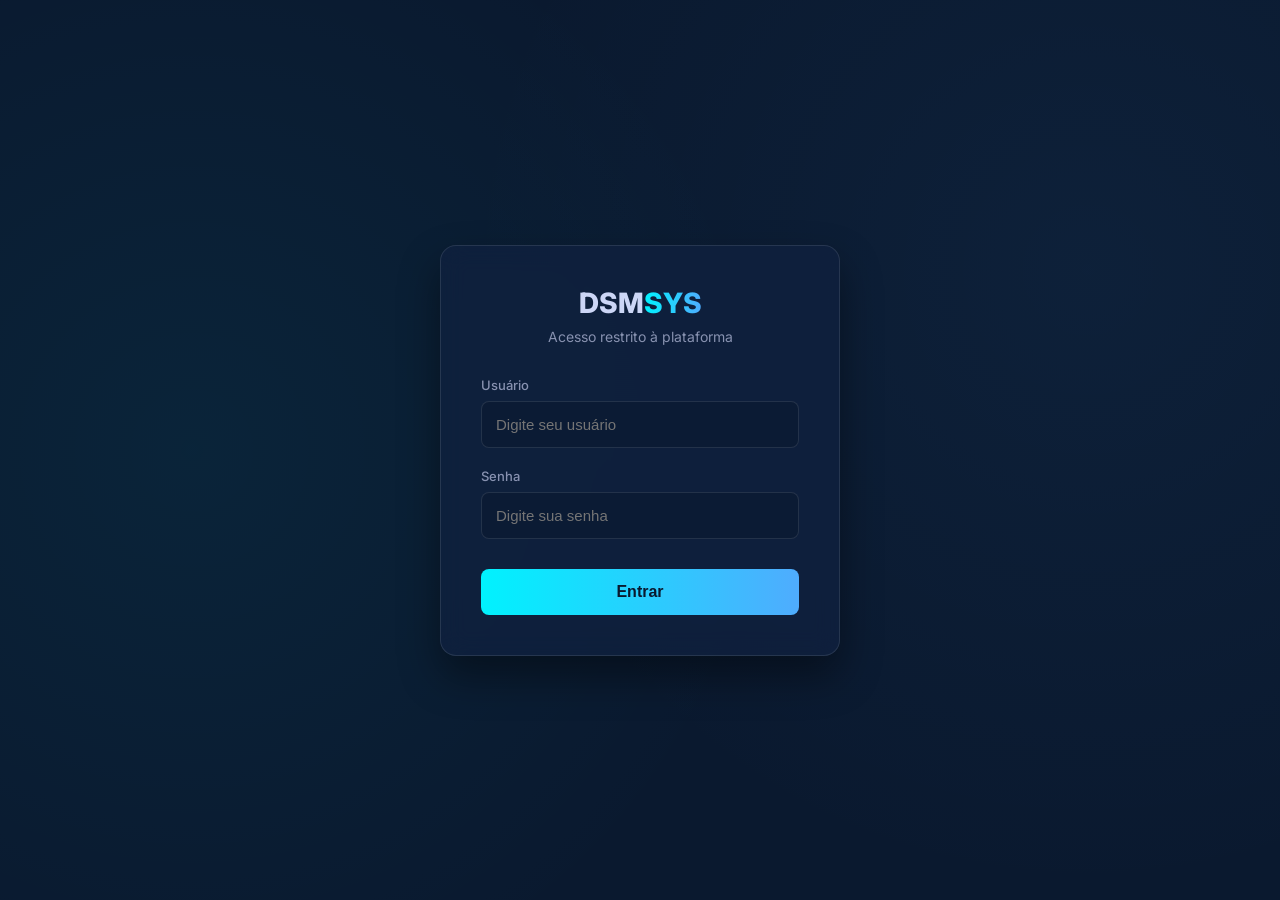
<file: docs/curso-canadense.html>
<!DOCTYPE html>
<html lang="pt-BR">
<head>
<meta charset="UTF-8">
<meta name="viewport" content="width=device-width, initial-scale=1.0">
<title>DSMSys — Dev Plan 🇨🇦</title>
<link href="https://fonts.googleapis.com/css2?family=Inter:wght@400;500;600;700;800&display=swap" rel="stylesheet">
<style>
  :root {
    --bg: #0f1117; --surface: #1a1d27; --surface2: #22263a; --border: #2e3250;
    --accent: #4f8ef7; --accent2: #7c5cfc; --green: #22c55e; --yellow: #f59e0b;
    --red: #ef4444; --text: #e2e8f0; --muted: #8892b0; --sidebar-w: 300px;
  }
  * { box-sizing: border-box; margin: 0; padding: 0; }
  body { background: var(--bg); color: var(--text); font-family: 'Inter', 'Segoe UI', system-ui, sans-serif; display: flex; min-height: 100vh; }

  /* LOGIN OVERLAY */
  #login-overlay {
    position: fixed; inset: 0; z-index: 9999;
    background: linear-gradient(135deg, #0a0c14 0%, #111827 50%, #0f1117 100%);
    display: flex; align-items: center; justify-content: center;
  }
  #login-overlay.hidden { display: none; }
  .login-bg-glow {
    position: absolute; inset: 0; overflow: hidden; pointer-events: none;
  }
  .login-bg-glow::before {
    content: ''; position: absolute; width: 600px; height: 600px; border-radius: 50%;
    background: radial-gradient(circle, rgba(79,142,247,0.12) 0%, transparent 70%);
    top: -100px; left: -100px;
  }
  .login-bg-glow::after {
    content: ''; position: absolute; width: 500px; height: 500px; border-radius: 50%;
    background: radial-gradient(circle, rgba(124,92,252,0.10) 0%, transparent 70%);
    bottom: -80px; right: -80px;
  }
  .login-card {
    position: relative; z-index: 1;
    background: rgba(26,29,39,0.85);
    backdrop-filter: blur(24px); -webkit-backdrop-filter: blur(24px);
    border: 1px solid rgba(79,142,247,0.2);
    border-radius: 20px; padding: 48px 40px;
    width: 100%; max-width: 420px;
    box-shadow: 0 32px 80px rgba(0,0,0,0.5), 0 0 0 1px rgba(255,255,255,0.04);
    animation: loginFadeIn 0.5s ease;
  }
  @keyframes loginFadeIn {
    from { opacity: 0; transform: translateY(24px) scale(0.97); }
    to { opacity: 1; transform: translateY(0) scale(1); }
  }
  .login-logo {
    text-align: center; margin-bottom: 32px;
  }
  .login-logo .logo-text {
    font-size: 28px; font-weight: 800; letter-spacing: -0.5px;
  }
  .login-logo .logo-dsm { color: #fff; }
  .login-logo .logo-sys { color: var(--accent); }
  .login-logo p {
    font-size: 12px; color: var(--muted); margin-top: 6px; letter-spacing: 0.5px;
  }
  .login-title { font-size: 18px; font-weight: 700; margin-bottom: 6px; }
  .login-sub { font-size: 13px; color: var(--muted); margin-bottom: 28px; line-height: 1.5; }
  .login-field { margin-bottom: 16px; }
  .login-field label {
    display: block; font-size: 11px; font-weight: 600; color: var(--muted);
    text-transform: uppercase; letter-spacing: 1px; margin-bottom: 8px;
  }
  .login-field input {
    width: 100%; background: rgba(255,255,255,0.04);
    border: 1px solid var(--border); border-radius: 10px;
    padding: 12px 16px; color: var(--text); font-size: 14px;
    font-family: 'Inter', sans-serif; outline: none;
    transition: border-color 0.2s, box-shadow 0.2s;
  }
  .login-field input:focus {
    border-color: var(--accent);
    box-shadow: 0 0 0 3px rgba(79,142,247,0.15);
  }
  .login-btn {
    width: 100%; padding: 13px; border-radius: 10px; border: none;
    background: linear-gradient(135deg, var(--accent), var(--accent2));
    color: #fff; font-size: 14px; font-weight: 700; font-family: 'Inter', sans-serif;
    cursor: pointer; margin-top: 8px; transition: all 0.2s;
    letter-spacing: 0.3px;
  }
  .login-btn:hover { transform: translateY(-1px); box-shadow: 0 8px 24px rgba(79,142,247,0.35); }
  .login-btn:active { transform: translateY(0); }
  .login-error {
    background: rgba(239,68,68,0.1); border: 1px solid rgba(239,68,68,0.3);
    border-radius: 8px; padding: 10px 14px; font-size: 13px; color: #f87171;
    margin-top: 12px; display: none; text-align: center;
  }
  .login-error.show { display: block; animation: shake 0.3s ease; }
  @keyframes shake {
    0%,100%{transform:translateX(0)} 25%{transform:translateX(-6px)} 75%{transform:translateX(6px)}
  }
  .login-badge {
    display: flex; align-items: center; justify-content: center; gap: 6px;
    margin-top: 24px; font-size: 11px; color: var(--muted);
  }
  .login-badge::before { content: '🔒'; font-size: 12px; }

  /* SIDEBAR */
  #sidebar { width: var(--sidebar-w); min-width: var(--sidebar-w); background: var(--surface); border-right: 1px solid var(--border); height: 100vh; overflow-y: auto; position: sticky; top: 0; display: flex; flex-direction: column; }
  #sidebar-header { padding: 20px 16px 12px; border-bottom: 1px solid var(--border); background: var(--surface); position: sticky; top: 0; z-index: 10; }
  #sidebar-header h2 { font-size: 14px; color: var(--accent); letter-spacing: 1px; text-transform: uppercase; }
  #sidebar-header p { font-size: 11px; color: var(--muted); margin-top: 4px; }
  #progress-bar-wrap { margin-top: 10px; background: var(--border); border-radius: 99px; height: 6px; }
  #progress-bar { height: 6px; border-radius: 99px; background: linear-gradient(90deg, var(--accent), var(--accent2)); transition: width .4s; width: 0%; }
  #progress-label { font-size: 10px; color: var(--muted); margin-top: 4px; }
  .phase-group { border-bottom: 1px solid var(--border); }
  .phase-label { padding: 10px 16px 6px; font-size: 10px; font-weight: 700; letter-spacing: 1.5px; text-transform: uppercase; color: var(--muted); cursor: pointer; display: flex; align-items: center; gap: 6px; user-select: none; }
  .phase-label:hover { color: var(--text); }
  .phase-label .phase-dot { width: 8px; height: 8px; border-radius: 50%; flex-shrink: 0; }
  .phase-0 .phase-dot { background: #a78bfa; }
  .phase-1 .phase-dot { background: var(--green); }
  .phase-2 .phase-dot { background: var(--yellow); }
  .phase-3 .phase-dot { background: var(--red); }
  .phase-4 .phase-dot { background: var(--accent); }
  .nav-item { padding: 8px 16px 8px 28px; font-size: 12px; color: var(--muted); cursor: pointer; border-left: 2px solid transparent; transition: all .15s; line-height: 1.4; }
  .nav-item:hover { color: var(--text); background: var(--surface2); }
  .nav-item.active { color: var(--accent); border-left-color: var(--accent); background: var(--surface2); }
  .nav-item .week-tag { font-size: 9px; background: var(--surface2); border-radius: 3px; padding: 1px 4px; color: var(--muted); margin-left: 4px; }
  .logout-btn { margin: 12px 16px; padding: 8px 12px; border-radius: 8px; border: 1px solid var(--border); background: transparent; color: var(--muted); font-size: 11px; font-family: 'Inter', sans-serif; cursor: pointer; transition: all .15s; text-align: center; }
  .logout-btn:hover { border-color: var(--red); color: var(--red); }

  /* MAIN */
  #main { flex: 1; overflow-y: auto; padding: 40px 48px; max-width: 900px; }
  .page { display: none; }
  .page.active { display: block; }
  .page-header { margin-bottom: 28px; }
  .phase-badge { display: inline-flex; align-items: center; gap: 6px; padding: 3px 10px; border-radius: 99px; font-size: 11px; font-weight: 600; margin-bottom: 12px; }
  .badge-purple { background: rgba(167,139,250,.15); color: #a78bfa; }
  .badge-green  { background: rgba(34,197,94,.15);   color: var(--green); }
  .badge-yellow { background: rgba(245,158,11,.15);  color: var(--yellow); }
  .badge-red    { background: rgba(239,68,68,.15);   color: var(--red); }
  .badge-blue   { background: rgba(79,142,247,.15);  color: var(--accent); }
  .page-header h1 { font-size: 28px; font-weight: 700; line-height: 1.2; }
  .page-header .subtitle { color: var(--muted); margin-top: 8px; font-size: 14px; line-height: 1.6; }
  .page-header .meta { display: flex; gap: 16px; margin-top: 14px; flex-wrap: wrap; }
  .meta-item { font-size: 12px; color: var(--muted); display: flex; align-items: center; gap: 5px; }
  .meta-item span { color: var(--text); font-weight: 600; }
  .lesson-table { width: 100%; border-collapse: collapse; margin-bottom: 28px; border-radius: 10px; overflow: hidden; border: 1px solid var(--border); }
  .lesson-table thead tr { background: var(--surface2); }
  .lesson-table th { padding: 11px 14px; text-align: left; font-size: 11px; font-weight: 700; text-transform: uppercase; letter-spacing: 1px; color: var(--muted); }
  .lesson-table td { padding: 0; border-bottom: 1px solid var(--border); vertical-align: top; }
  .lesson-table tr:last-child td { border-bottom: none; }
  .lesson-table tr:hover td { background: rgba(255,255,255,.02); }
  .day-row { display: flex; align-items: stretch; }
  .day-check { display: flex; align-items: flex-start; padding: 16px 14px 16px 14px; border-right: 1px solid var(--border); }
  .day-num-cell { display: flex; align-items: flex-start; padding: 16px 12px; border-right: 1px solid var(--border); min-width: 50px; }
  .day-num { width: 28px; height: 28px; border-radius: 50%; background: var(--surface2); display: flex; align-items: center; justify-content: center; font-size: 11px; font-weight: 700; color: var(--muted); flex-shrink: 0; }
  .day-content { flex: 1; padding: 14px 16px; }
  .lesson-title { font-weight: 700; color: var(--text); font-size: 13px; margin-bottom: 6px; }
  .lesson-desc { color: var(--muted); font-size: 12.5px; line-height: 1.7; }
  .lesson-desc code { background: var(--surface); border: 1px solid var(--border); padding: 1px 6px; border-radius: 4px; font-family: 'Consolas', monospace; font-size: 11.5px; color: var(--accent); white-space: nowrap; }
  .lesson-steps { margin-top: 10px; display: flex; flex-direction: column; gap: 5px; }
  .step { display: flex; align-items: flex-start; gap: 8px; font-size: 12px; color: var(--muted); line-height: 1.6; }
  .step .step-num { width: 18px; height: 18px; border-radius: 50%; background: var(--surface2); border: 1px solid var(--border); display: flex; align-items: center; justify-content: center; font-size: 9px; font-weight: 700; color: var(--accent); flex-shrink: 0; margin-top: 2px; }
  .lesson-tags { display: flex; flex-wrap: wrap; gap: 5px; margin-top: 8px; }
  .tag { font-size: 10px; font-weight: 600; padding: 2px 8px; border-radius: 4px; border: 1px solid var(--border); background: var(--surface); color: var(--muted); }
  .tag-blue { color: #60a5fa; border-color: rgba(96,165,250,.3); background: rgba(96,165,250,.07); }
  .tag-green { color: var(--green); border-color: rgba(34,197,94,.3); background: rgba(34,197,94,.07); }
  .tag-purple { color: #a78bfa; border-color: rgba(167,139,250,.3); background: rgba(167,139,250,.07); }
  .tag-yellow { color: var(--yellow); border-color: rgba(245,158,11,.3); background: rgba(245,158,11,.07); }
  .check-btn { width: 22px; height: 22px; border-radius: 5px; border: 2px solid var(--border); background: transparent; cursor: pointer; display: flex; align-items: center; justify-content: center; transition: all .15s; flex-shrink: 0; margin-top: 3px; font-size: 13px; font-weight: 900; color: transparent; }
  .check-btn:hover { border-color: var(--green); }
  .check-btn.checked { background: var(--green); border-color: var(--green); color: #000; }
  .section-title { font-size: 13px; font-weight: 700; color: var(--muted); text-transform: uppercase; letter-spacing: 1px; margin-bottom: 12px; display: flex; align-items: center; gap: 8px; }
  .resource-list { display: flex; flex-direction: column; gap: 8px; margin-bottom: 28px; }
  .resource-item { background: var(--surface2); border: 1px solid var(--border); border-radius: 8px; padding: 12px 16px; display: flex; align-items: center; gap: 12px; text-decoration: none; color: var(--text); transition: all .15s; }
  .resource-item:hover { border-color: var(--accent); }
  .resource-icon { font-size: 18px; flex-shrink: 0; }
  .resource-info { flex: 1; }
  .resource-title { font-size: 13px; font-weight: 600; }
  .resource-sub { font-size: 11px; color: var(--muted); margin-top: 2px; }
  .resource-type { font-size: 10px; padding: 2px 7px; border-radius: 99px; font-weight: 600; white-space: nowrap; }
  .type-video { background: rgba(239,68,68,.15); color: #f87171; }
  .type-doc { background: rgba(79,142,247,.15); color: var(--accent); }
  .type-practice { background: rgba(34,197,94,.15); color: var(--green); }
  .challenge-box { background: linear-gradient(135deg, rgba(124,92,252,.1), rgba(79,142,247,.1)); border: 1px solid rgba(124,92,252,.3); border-radius: 12px; padding: 20px 24px; margin-bottom: 28px; }
  .challenge-box h3 { font-size: 13px; font-weight: 700; color: var(--accent2); margin-bottom: 8px; }
  .challenge-box p { font-size: 13px; color: var(--muted); line-height: 1.7; }
  .challenge-box code { background: var(--surface); padding: 1px 6px; border-radius: 4px; font-family: 'Consolas', monospace; font-size: 12px; color: var(--accent); }
  .note-box { background: rgba(245,158,11,.07); border: 1px solid rgba(245,158,11,.25); border-radius: 8px; padding: 14px 18px; margin-bottom: 20px; font-size: 13px; color: #fcd34d; line-height: 1.6; }
  .info-box { background: rgba(79,142,247,.07); border: 1px solid rgba(79,142,247,.25); border-radius: 8px; padding: 14px 18px; margin-bottom: 20px; font-size: 13px; color: #93c5fd; line-height: 1.6; }
  .success-box { background: rgba(34,197,94,.07); border: 1px solid rgba(34,197,94,.25); border-radius: 8px; padding: 14px 18px; margin-bottom: 20px; font-size: 13px; color: #86efac; line-height: 1.6; }
  .setup-grid { display: grid; grid-template-columns: 1fr 1fr; gap: 14px; margin-bottom: 28px; }
  .setup-card { background: var(--surface2); border: 1px solid var(--border); border-radius: 10px; padding: 16px; }
  .setup-card h4 { font-size: 13px; font-weight: 700; margin-bottom: 10px; display: flex; align-items: center; gap: 8px; }
  .setup-card ul { list-style: none; display: flex; flex-direction: column; gap: 6px; }
  .setup-card li { font-size: 12px; color: var(--muted); padding-left: 16px; position: relative; line-height: 1.5; }
  .setup-card li::before { content: '•'; position: absolute; left: 0; color: var(--accent); }
  .setup-card li code { background: var(--surface); border: 1px solid var(--border); padding: 0 5px; border-radius: 3px; font-size: 11px; color: var(--accent); font-family: Consolas, monospace; }
  .home-grid { display: grid; grid-template-columns: 1fr 1fr; gap: 14px; margin-bottom: 28px; }
  .home-card { background: var(--surface2); border: 1px solid var(--border); border-radius: 12px; padding: 20px; cursor: pointer; transition: all .2s; }
  .home-card:hover { border-color: var(--accent); transform: translateY(-2px); }
  .home-card .card-phase { font-size: 10px; text-transform: uppercase; letter-spacing: 1.5px; font-weight: 700; margin-bottom: 8px; }
  .home-card h3 { font-size: 15px; font-weight: 700; margin-bottom: 6px; }
  .home-card p { font-size: 12px; color: var(--muted); line-height: 1.5; }
  .home-card .card-meta { margin-top: 12px; font-size: 11px; color: var(--muted); }
  .stack-tags { display: flex; flex-wrap: wrap; gap: 6px; margin-bottom: 28px; }
  .stack-tag { border-radius: 4px; padding: 4px 10px; font-size: 11px; font-weight: 600; border: 1px solid; }
  .page-nav { display: flex; justify-content: space-between; margin-top: 48px; padding-top: 24px; border-top: 1px solid var(--border); }
  .nav-btn { padding: 10px 20px; border-radius: 8px; border: 1px solid var(--border); background: var(--surface2); color: var(--text); font-size: 13px; font-weight: 600; cursor: pointer; transition: all .15s; display: flex; align-items: center; gap: 8px; font-family: 'Inter', sans-serif; }
  .nav-btn:hover { border-color: var(--accent); color: var(--accent); }
  .nav-btn:disabled { opacity: .3; cursor: not-allowed; }
  .nav-btn.primary { background: var(--accent); border-color: var(--accent); color: #fff; }
  .nav-btn.primary:hover { background: #3a7de0; border-color: #3a7de0; color: #fff; }
  hr.divider { border: none; border-top: 1px solid var(--border); margin: 24px 0; }
  ::-webkit-scrollbar { width: 6px; }
  ::-webkit-scrollbar-track { background: var(--surface); }
  ::-webkit-scrollbar-thumb { background: var(--border); border-radius: 99px; }
  @media (max-width: 900px) { #sidebar { display: none; } #main { padding: 24px 16px; } .home-grid, .setup-grid { grid-template-columns: 1fr; } }
  .lesson-material { margin-top: 16px; background: rgba(0,0,0,0.2); border: 1px solid var(--border); border-radius: 8px; padding: 12px; }
  .lesson-material summary { cursor: pointer; font-weight: 600; color: var(--accent); user-select: none; }
  .lesson-material summary:hover { text-decoration: underline; }
  .material-content { margin-top: 12px; font-size: 13px; line-height: 1.6; color: var(--text); }
  .material-content pre { background: #000; padding: 12px; border-radius: 6px; overflow-x: auto; margin: 12px 0; border: 1px solid #333; }
  .material-content code { font-family: 'Consolas', monospace; color: #56b6c2; }
  .material-content h3 { margin-top: 24px; margin-bottom: 8px; font-size: 15px; color: #fff; }
  .material-content p { margin-bottom: 12px; }
</style>
</head>
<body>

<!-- SIDEBAR -->
<nav id="sidebar">
  <div id="sidebar-header">
    <h2>🇨🇦 Dev Plan — Samuel</h2>
    <p>1h/day · 6 days/week · 12 months</p>
    <div id="progress-bar-wrap"><div id="progress-bar"></div></div>
    <div id="progress-label">0 tarefas concluídas</div>
  </div>
  <div class="phase-group phase-0">
    <div class="phase-label"><span class="phase-dot"></span>⚙️ SETUP INICIAL</div>
    <div class="nav-item" onclick="goTo('home')">🏠 Visão Geral</div>
    <div class="nav-item" onclick="goTo('setup')">⚙️ Setup Completo do VS Code</div>
  </div>
  <div class="phase-group phase-1">
    <div class="phase-label"><span class="phase-dot"></span>🟢 FASE 1 — Foundation (M1–3)</div>
    <div class="nav-item" onclick="goTo('w1')">Semana 1 — JS Básico <span class="week-tag">M1</span></div>
    <div class="nav-item" onclick="goTo('w2')">Semana 2 — Arrays &amp; Objetos <span class="week-tag">M1</span></div>
    <div class="nav-item" onclick="goTo('w3')">Semana 3 — Async JS <span class="week-tag">M1</span></div>
    <div class="nav-item" onclick="goTo('w4')">Semana 4 — ES6 Avançado <span class="week-tag">M1</span></div>
    <div class="nav-item" onclick="goTo('w5')">Semana 5 — Git &amp; GitHub <span class="week-tag">M2</span></div>
    <div class="nav-item" onclick="goTo('w6')">Semana 6 — TypeScript Básico <span class="week-tag">M2</span></div>
    <div class="nav-item" onclick="goTo('w7')">Semana 7 — TypeScript Intermediário <span class="week-tag">M2</span></div>
    <div class="nav-item" onclick="goTo('w8')">Semana 8 — HTML + CSS Moderno <span class="week-tag">M2</span></div>
    <div class="nav-item" onclick="goTo('w9')">Semana 9 — React Básico <span class="week-tag">M3</span></div>
    <div class="nav-item" onclick="goTo('w10')">Semana 10 — React Hooks <span class="week-tag">M3</span></div>
    <div class="nav-item" onclick="goTo('w11')">Semana 11 — Router &amp; Forms <span class="week-tag">M3</span></div>
    <div class="nav-item" onclick="goTo('w12')">Semana 12 — Portfólio v1 🚀 <span class="week-tag">M3</span></div>
  </div>
  <div class="phase-group phase-2">
    <div class="phase-label"><span class="phase-dot"></span>🟡 FASE 2 — Full-Stack (M4–6)</div>
    <div class="nav-item" onclick="goTo('w13')">Semana 13 — Next.js <span class="week-tag">M4</span></div>
    <div class="nav-item" onclick="goTo('w14')">Semana 14 — Node.js + Express <span class="week-tag">M4</span></div>
    <div class="nav-item" onclick="goTo('w15')">Semana 15 — PostgreSQL + Prisma <span class="week-tag">M4</span></div>
    <div class="nav-item" onclick="goTo('w16')">Semana 16 — Autenticação JWT <span class="week-tag">M4</span></div>
    <div class="nav-item" onclick="goTo('w17')">Semana 17 — Frontend ↔ Backend <span class="week-tag">M5</span></div>
    <div class="nav-item" onclick="goTo('w18')">Semana 18 — Clean Code <span class="week-tag">M5</span></div>
    <div class="nav-item" onclick="goTo('w19')">Semana 19 — Testes <span class="week-tag">M5</span></div>
    <div class="nav-item" onclick="goTo('w20')">Semana 20 — MongoDB + Redis <span class="week-tag">M5</span></div>
    <div class="nav-item" onclick="goTo('w21')">Semanas 21–24 — Projeto TaskFlow 🚀 <span class="week-tag">M6</span></div>
  </div>
  <div class="phase-group phase-3">
    <div class="phase-label"><span class="phase-dot"></span>🔴 FASE 3 — Pro Level (M7–9)</div>
    <div class="nav-item" onclick="goTo('w25')">Semana 25 — Docker <span class="week-tag">M7</span></div>
    <div class="nav-item" onclick="goTo('w26')">Semana 26 — CI/CD <span class="week-tag">M7</span></div>
    <div class="nav-item" onclick="goTo('w27')">Semanas 27–28 — AWS <span class="week-tag">M7</span></div>
    <div class="nav-item" onclick="goTo('w29')">Semanas 29–30 — IA (OpenAI) <span class="week-tag">M8</span></div>
    <div class="nav-item" onclick="goTo('w31')">Semanas 31–32 — GraphQL <span class="week-tag">M8</span></div>
    <div class="nav-item" onclick="goTo('w33')">Semanas 33–36 — Projeto HireAI 🚀 <span class="week-tag">M9</span></div>
  </div>
  <div class="phase-group phase-4">
    <div class="phase-label"><span class="phase-dot"></span>🏁 FASE 4 — Mercado (M10–12)</div>
    <div class="nav-item" onclick="goTo('w37')">Semanas 37–38 — LinkedIn &amp; CV <span class="week-tag">M10</span></div>
    <div class="nav-item" onclick="goTo('w39')">Semanas 39–40 — Algoritmos <span class="week-tag">M10</span></div>
    <div class="nav-item" onclick="goTo('w41')">Semanas 41–42 — System Design <span class="week-tag">M11</span></div>
    <div class="nav-item" onclick="goTo('w43')">Semanas 43–44 — Entrevistas <span class="week-tag">M11</span></div>
    <div class="nav-item" onclick="goTo('w45')">Semanas 45–48 — Candidaturas 🎯 <span class="week-tag">M12</span></div>
  </div>
  <button class="logout-btn" onclick="logout()">🚪 Sair da plataforma</button>
</nav>

<!-- MAIN -->
<main id="main">
<!-- HOME -->
<div class="page active" id="page-home">
  <div class="page-header">
    <div class="phase-badge badge-blue">🇨🇦 Mercado Canadense 2026</div>
    <h1>Seu Plano de 1 Ano, Samuel</h1>
    <p class="subtitle">De iniciante com base em lógica a desenvolvedor remote-ready para empresas canadenses. 1h/dia · 6 dias/semana · 48 semanas.</p>
    <div class="meta">
      <div class="meta-item">🎯 Objetivo: <span>Trabalho remoto para CA</span></div>
      <div class="meta-item">⏱ Ritmo: <span>1h/dia · 6 dias/semana</span></div>
      <div class="meta-item">🗓 Duração: <span>12 meses</span></div>
    </div>
  </div>
  <div class="note-box"><strong>📌 Como usar:</strong> Abra este guia em metade da tela. Abra o recurso de estudo na outra metade. Após cada tarefa do dia, marque o ✓. O progresso é salvo no navegador automaticamente.</div>
  <div class="home-grid">
    <div class="home-card" onclick="goTo('setup')"><div class="card-phase" style="color:#a78bfa">⚙️ PRÉ-REQUISITO</div><h3>Setup Inicial</h3><p>VS Code, extensões, Node.js, Git — tudo configurado do zero.</p><div class="card-meta">Faça isso ANTES de começar a Fase 1</div></div>
    <div class="home-card" onclick="goTo('w1')"><div class="card-phase" style="color:var(--green)">🟢 Fase 1 · Meses 1–3</div><h3>Foundation</h3><p>JavaScript, TypeScript, Git, HTML/CSS, React</p><div class="card-meta">12 semanas · ~72h de estudo</div></div>
    <div class="home-card" onclick="goTo('w13')"><div class="card-phase" style="color:var(--yellow)">🟡 Fase 2 · Meses 4–6</div><h3>Full-Stack</h3><p>Next.js, Node.js, PostgreSQL, Auth, Testes</p><div class="card-meta">9 semanas · projeto: TaskFlow</div></div>
    <div class="home-card" onclick="goTo('w25')"><div class="card-phase" style="color:var(--red)">🔴 Fase 3 · Meses 7–9</div><h3>Pro Level</h3><p>Docker, AWS, CI/CD, IA, GraphQL</p><div class="card-meta">12 semanas · projeto: HireAI</div></div>
    <div class="home-card" onclick="goTo('w37')"><div class="card-phase" style="color:var(--accent)">🏁 Fase 4 · Meses 10–12</div><h3>Mercado</h3><p>LinkedIn, CV, Algoritmos, Entrevistas, Candidaturas</p><div class="card-meta">12 semanas · alvo: vagas remotas CA</div></div>
  </div>
  <div class="section-title">🛠 Stack alvo ao final do ano</div>
  <div class="stack-tags">
    <span class="stack-tag" style="color:#3b82f6;border-color:#3b82f6">TypeScript</span>
    <span class="stack-tag" style="color:#61dafb;border-color:#61dafb">React</span>
    <span class="stack-tag" style="color:#e2e8f0;border-color:#555">Next.js</span>
    <span class="stack-tag" style="color:#68a063;border-color:#68a063">Node.js</span>
    <span class="stack-tag" style="color:#336791;border-color:#336791">PostgreSQL</span>
    <span class="stack-tag" style="color:#4db33d;border-color:#4db33d">MongoDB</span>
    <span class="stack-tag" style="color:#2496ed;border-color:#2496ed">Docker</span>
    <span class="stack-tag" style="color:#ff9900;border-color:#ff9900">AWS</span>
    <span class="stack-tag" style="color:#22c55e;border-color:#22c55e">Jest</span>
    <span class="stack-tag" style="color:#7c5cfc;border-color:#7c5cfc">OpenAI</span>
    <span class="stack-tag" style="color:#e535ab;border-color:#e535ab">GraphQL</span>
    <span class="stack-tag" style="color:#f05032;border-color:#f05032">Git</span>
  </div>
  <div class="page-nav">
    <button class="nav-btn" disabled>← Anterior</button>
    <button class="nav-btn primary" onclick="goTo('setup')">Começar: Setup ⚙️ →</button>
  </div>
</div>

<!-- SETUP -->
<div class="page" id="page-setup">
  <div class="page-header">
    <div class="phase-badge badge-purple">⚙️ Pré-requisito</div>
    <h1>Setup Inicial Completo</h1>
    <p class="subtitle">Configure tudo antes de começar. Um ambiente mal configurado vai te atrasar nas próximas 48 semanas. Invista 1 tarde nisso agora.</p>
    <div class="meta"><div class="meta-item">⏱ Tempo estimado: <span>2–3 horas</span></div></div>
  </div>
  <div class="note-box"><strong>⚠️ Importante:</strong> Siga a ordem abaixo. Cada item depende do anterior.</div>
  <table class="lesson-table">
    <thead><tr><th style="width:42px">✓</th><th style="width:50px">#</th><th style="width:220px">O que instalar</th><th>Passo a passo</th></tr></thead>
    <tbody>
      <tr><td><div class="day-check"><button class="check-btn" onclick="toggleCheck(this,'s1')">✓</button></div></td><td><div class="day-num-cell"><div class="day-num">1</div></div></td><td><div class="day-content"><div class="lesson-title">Node.js</div><div class="lesson-tags"><span class="tag tag-green">Obrigatório</span></div></div></td><td><div class="day-content"><div class="lesson-steps"><div class="step"><span class="step-num">1</span><span>Acesse <strong>nodejs.org</strong> e baixe a versão <strong>LTS</strong></span></div><div class="step"><span class="step-num">2</span><span>Instale normalmente (next, next, finish)</span></div><div class="step"><span class="step-num">3</span><span>Verifique: <code>node --version</code> → deve mostrar v20.x+</span></div><div class="step"><span class="step-num">4</span><span>Verifique o npm: <code>npm --version</code></span></div></div></div></td></tr>
      <tr><td><div class="day-check"><button class="check-btn" onclick="toggleCheck(this,'s2')">✓</button></div></td><td><div class="day-num-cell"><div class="day-num">2</div></div></td><td><div class="day-content"><div class="lesson-title">Git</div><div class="lesson-tags"><span class="tag tag-green">Obrigatório</span></div></div></td><td><div class="day-content"><div class="lesson-steps"><div class="step"><span class="step-num">1</span><span>Acesse <strong>git-scm.com</strong> e baixe o instalador</span></div><div class="step"><span class="step-num">2</span><span>Durante instalação: selecione <strong>"Use VS Code as default editor"</strong></span></div><div class="step"><span class="step-num">3</span><span><code>git config --global user.name "Seu Nome"</code></span></div><div class="step"><span class="step-num">4</span><span><code>git config --global user.email "seu@email.com"</code></span></div><div class="step"><span class="step-num">5</span><span>Verifique: <code>git --version</code></span></div></div></div></td></tr>
      <tr><td><div class="day-check"><button class="check-btn" onclick="toggleCheck(this,'s3')">✓</button></div></td><td><div class="day-num-cell"><div class="day-num">3</div></div></td><td><div class="day-content"><div class="lesson-title">Conta no GitHub</div><div class="lesson-tags"><span class="tag tag-green">Obrigatório</span></div></div></td><td><div class="day-content"><div class="lesson-steps"><div class="step"><span class="step-num">1</span><span>Acesse <strong>github.com</strong> e crie uma conta com username profissional</span></div><div class="step"><span class="step-num">2</span><span>Foto de perfil real, bio em inglês: "Open to remote CA"</span></div><div class="step"><span class="step-num">3</span><span>Configure SSH key: <code>ssh-keygen -t ed25519 -C "email"</code> → GitHub → Settings → SSH Keys</span></div></div></div></td></tr>
      <tr><td><div class="day-check"><button class="check-btn" onclick="toggleCheck(this,'s4')">✓</button></div></td><td><div class="day-num-cell"><div class="day-num">4</div></div></td><td><div class="day-content"><div class="lesson-title">VS Code</div><div class="lesson-tags"><span class="tag tag-green">Obrigatório</span></div></div></td><td><div class="day-content"><div class="lesson-steps"><div class="step"><span class="step-num">1</span><span>Acesse <strong>code.visualstudio.com</strong> e baixe a versão mais recente</span></div><div class="step"><span class="step-num">2</span><span>Durante instalação Windows: marque <strong>"Add to PATH"</strong></span></div><div class="step"><span class="step-num">3</span><span>Verifique: <code>code --version</code></span></div></div></div></td></tr>
      <tr><td><div class="day-check"><button class="check-btn" onclick="toggleCheck(this,'s5')">✓</button></div></td><td><div class="day-num-cell"><div class="day-num">5</div></div></td><td><div class="day-content"><div class="lesson-title">Prettier + ESLint</div><div class="lesson-tags"><span class="tag tag-green">Obrigatório</span></div></div></td><td><div class="day-content"><div class="lesson-steps"><div class="step"><span class="step-num">1</span><span>Extensions → <strong>"Prettier - Code formatter"</strong> → instalar</span></div><div class="step"><span class="step-num">2</span><span>Extensions → <strong>"ESLint"</strong> (Microsoft) → instalar</span></div><div class="step"><span class="step-num">3</span><span>Settings → <strong>"Format On Save"</strong> → marcar ✓</span></div></div></div></td></tr>
      <tr><td><div class="day-check"><button class="check-btn" onclick="toggleCheck(this,'s6')">✓</button></div></td><td><div class="day-num-cell"><div class="day-num">6</div></div></td><td><div class="day-content"><div class="lesson-title">TypeScript Global</div><div class="lesson-tags"><span class="tag tag-green">Obrigatório</span></div></div></td><td><div class="day-content"><div class="lesson-steps"><div class="step"><span class="step-num">1</span><span><code>npm install -g typescript ts-node</code></span></div><div class="step"><span class="step-num">2</span><span>Verifique: <code>tsc --version</code></span></div></div></div></td></tr>
      <tr><td><div class="day-check"><button class="check-btn" onclick="toggleCheck(this,'s7')">✓</button></div></td><td><div class="day-num-cell"><div class="day-num">7</div></div></td><td><div class="day-content"><div class="lesson-title">Conta no Vercel</div><div class="lesson-tags"><span class="tag tag-blue">Para Fase 1+</span></div></div></td><td><div class="day-content"><div class="lesson-steps"><div class="step"><span class="step-num">1</span><span>Acesse <strong>vercel.com</strong> → Sign Up → Continue with GitHub</span></div><div class="step"><span class="step-num">2</span><span>Autorize acesso aos repositórios. Você usará na Semana 8.</span></div></div></div></td></tr>
      <tr><td><div class="day-check"><button class="check-btn" onclick="toggleCheck(this,'s8')">✓</button></div></td><td><div class="day-num-cell"><div class="day-num">8</div></div></td><td><div class="day-content"><div class="lesson-title">Conta no Neon.tech</div><div class="lesson-tags"><span class="tag tag-yellow">Para Fase 2</span></div></div></td><td><div class="day-content"><div class="lesson-steps"><div class="step"><span class="step-num">1</span><span>Acesse <strong>neon.tech</strong> → Sign Up → Continue with GitHub</span></div><div class="step"><span class="step-num">2</span><span>Crie projeto "dev-plan" → guarde a connection string</span></div></div></div></td></tr>
    </tbody>
  </table>
  <div class="page-nav">
    <button class="nav-btn" onclick="goTo('home')">← Home</button>
    <button class="nav-btn primary" onclick="goTo('w1')">Semana 1 →</button>
  </div>
</div>
<!-- SEMANA 1 -->
<div class="page" id="page-w1">
  <div class="page-header">
    <div class="phase-badge badge-green">🟢 Fase 1 · Mês 1</div>
    <h1>Semana 1 — JavaScript Básico</h1>
    <p class="subtitle">A linguagem do mercado. Toda vaga remote-ready para o Canadá exige JS sólido. Esta semana cobre os fundamentos que aparecem em toda entrevista.</p>
    <div class="meta"><div class="meta-item">📅 Duração: <span>6 dias · 1h cada</span></div><div class="meta-item">🎯 Foco: <span>Variáveis, tipos, funções, loops</span></div></div>
  </div>
  <div class="info-box"><strong>🇬🇧 Tarefa de inglês:</strong> Nomeie todas variáveis e funções em inglês. Pense em inglês ao nomear: <code>userList</code>, <code>totalPrice</code>, <code>getUserById</code>.</div>
  <table class="lesson-table">
    <thead><tr><th style="width:42px">✓</th><th style="width:50px">Dia</th><th style="width:200px">Aula</th><th>O que fazer</th></tr></thead>
    <tbody>
      <tr><td><div class="day-check"><button class="check-btn" onclick="toggleCheck(this,'w1-1')">✓</button></div></td><td><div class="day-num-cell"><div class="day-num">1</div></div></td><td><div class="day-content"><div class="lesson-title">Variáveis &amp; Tipos</div><div class="lesson-tags"><span class="tag tag-blue">let</span><span class="tag tag-blue">const</span><span class="tag tag-blue">typeof</span></div></div></td><td><div class="day-content"><div class="lesson-desc">Diferença entre <code>var</code>, <code>let</code> e <code>const</code>. Por que nunca usar <code>var</code> em código moderno.</div><div class="lesson-steps"><div class="step"><span class="step-num">1</span><span>Declare variáveis com <code>let</code> e <code>const</code>. Tente reatribuir uma <code>const</code> — veja o erro.</span></div><div class="step"><span class="step-num">2</span><span>Teste os 7 tipos primitivos: <code>string</code>, <code>number</code>, <code>boolean</code>, <code>null</code>, <code>undefined</code>, <code>symbol</code>, <code>bigint</code></span></div><div class="step"><span class="step-num">3</span><span>Use <code>typeof</code> em cada variável. Por que <code>typeof null === 'object'</code>? (bug histórico do JS)</span></div><div class="step"><span class="step-num">4</span><span>Template literals: <code>`Hello, ${name}! You are ${age} years old.`</code></span></div></div>
      <details class="lesson-material"><summary>📄 Ver Material Completo (Dia 1)</summary><div class="material-content">
        <p><em>💡 <strong>Recomendação de Terminal:</strong> O ideal é rodar estes códigos diretamente no <strong>VS Code</strong>. Ele possui um terminal integrado (atalho: <code>Ctrl + `</code> ou <code>Ctrl + J</code>) onde você pode rodar o comando <code>node arquivo.js</code> sem precisar sair da sua tela de código. Fica muito mais produtivo!</em></p>
        
        <h3>PASSO 1 — Crie o arquivo</h3>
        <p>Abra o terminal do VS Code e rode:</p>
        <pre><code>mkdir -p semana1 && cd semana1
code dia1.js</code></pre>
        
        <h3>PASSO 2 — var vs let vs const</h3>
        <p>Cole este bloco e leia cada comentário antes de rodar:</p>
        <pre><code>// ─── VAR (NUNCA USE — só para entender por que é ruim) ────────────────
var oldName = 'Samuel'
var oldName = 'Carlos'   // ← reatribui SEM ERRO. Isso é um bug silencioso.
console.log(oldName)     // 'Carlos' — perigoso em projetos grandes

// var tem escopo de FUNÇÃO, não de bloco
if (true) {
  var leakedVar = 'vazei!'
}
console.log(leakedVar)   // 'vazei!' ← existe fora do bloco. PROBLEMA.

// ─── LET (use quando o valor VAI mudar) ───────────────────────────────
let score = 0
score = 10               // ✅ reatribuição permitida
score = score + 5        // ✅ também válido
console.log(score)       // 15

// let tem escopo de BLOCO ✅
if (true) {
  let blockScoped = 'só existo aqui'
  console.log(blockScoped) // ✅ funciona dentro do bloco
}
// console.log(blockScoped) // ❌ ReferenceError — não existe aqui fora

// ─── CONST (use por padrão — só mude para let se precisar reatribuir) ─
const MAX_RETRIES = 3
// MAX_RETRIES = 5         // ❌ TypeError: Assignment to constant variable
console.log(MAX_RETRIES)

// ATENÇÃO: const não congela objetos e arrays, só o BINDING
const user = { name: 'Samuel', age: 28 }
user.age = 29             // ✅ mudar propriedade é permitido
// user = { name: 'outro' } // ❌ reatribuir a variável não é permitido
console.log(user)

const fruits = ['apple', 'banana']
fruits.push('mango')      // ✅ mutar o array é permitido
// fruits = []             // ❌ reatribuir não é permitido
console.log(fruits)</code></pre>
        <p>Rode no terminal:</p>
        <pre><code>node dia1.js</code></pre>
        <p><strong>Regra de ouro:</strong> Use <code>const</code> por padrão. Troque para <code>let</code> só se você sabe que o valor vai mudar. Nunca use <code>var</code>.</p>
        
        <h3>PASSO 3 — Os 7 Tipos Primitivos</h3>
        <pre><code>// ─── 1. STRING ────────────────────────────────────────────────────────
const firstName = 'Samuel'           // aspas simples
const lastName  = "Melo"             // aspas duplas — igual
const city      = `Belo Horizonte`   // backtick — para templates

// ─── 2. NUMBER ────────────────────────────────────────────────────────
const age        = 28                // inteiro
const price      = 19.99             // float
const negative   = -5
const result     = 10 / 3            // 3.3333...
const infinity   = 1 / 0             // Infinity
const notANumber = 'abc' / 2         // NaN — Not a Number (mas é do tipo number!)

console.log(notANumber)              // NaN
console.log(typeof notANumber)       // 'number' ← sim, NaN é um number

// ─── 3. BOOLEAN ───────────────────────────────────────────────────────
const isLoggedIn   = true
const hasPermission = false
const isAdult      = age >= 18       // expressão → true

// ─── 4. NULL ──────────────────────────────────────────────────────────
// null = ausência INTENCIONAL de valor (você define como null de propósito)
const selectedItem = null            // ainda não há item selecionado

// ─── 5. UNDEFINED ─────────────────────────────────────────────────────
// undefined = ausência NÃO intencional (JS atribui quando não há valor)
let pendingValue                     // declarada mas não inicializada
console.log(pendingValue)            // undefined

function greet(name) {
  console.log(name)                  // undefined se chamada sem argumento
}
greet()

// ─── 6. SYMBOL ────────────────────────────────────────────────────────
// Valor único e imutável. Usado para chaves únicas de objetos.
const id1 = Symbol('id')
const id2 = Symbol('id')
console.log(id1 === id2)             // false — cada Symbol é sempre único

// ─── 7. BIGINT ────────────────────────────────────────────────────────
// Para números MAIORES que Number.MAX_SAFE_INTEGER (2^53 - 1)
const bigNumber   = 9007199254740991n    // note o 'n' no final
const biggerNumber = bigNumber + 1n
console.log(biggerNumber)

// const err = bigNumber + 1          // ❌ TypeError
const ok = bigNumber + BigInt(1)      // ✅</code></pre>
        
        <h3>PASSO 4 — typeof: inspecionando tipos em runtime</h3>
        <pre><code>console.log(typeof 'hello')          // 'string'
console.log(typeof 42)               // 'number'
console.log(typeof true)             // 'boolean'
console.log(typeof undefined)        // 'undefined'
console.log(typeof Symbol())         // 'symbol'
console.log(typeof 123n)             // 'bigint'
console.log(typeof function(){})     // 'function'
console.log(typeof {})               // 'object'
console.log(typeof [])               // 'object'  ← array é objeto!

// 🐛 O BUG HISTÓRICO: typeof null === 'object'
console.log(typeof null)             // 'object'  ← ERRADO. Bug desde 1995.

// COMO CHECAR NULL corretamente:
const value = null
console.log(value === null)          // ✅ true — use isso

// COMO checar se é um array:
const list = [1, 2, 3]
console.log(typeof list)             // 'object'  ← não ajuda
console.log(Array.isArray(list))     // ✅ true  — use isso</code></pre>
        
        <h3>PASSO 5 — Template Literals</h3>
        <pre><code>const name   = 'Samuel'
const age    = 28
const course = 'JavaScript'

// ─── Agora (template literal — limpo e legível) ───────────────────────
const greeting = `Hello, ${name}! You are ${age} years old.`
console.log(greeting)

// Qualquer EXPRESSÃO JS funciona dentro de ${}
console.log(`Next year you will be ${age + 1} years old.`)
console.log(`Are you an adult? ${age >= 18 ? 'Yes' : 'No'}`)

// ─── Gerando HTML dinamicamente ───
const product = { name: 'Keyboard', price: 349.90, inStock: true }
const productCard = `
  <div class="product-card">
    <h2>${product.name}</h2>
    <p>Price: R$ ${product.price.toFixed(2)}</p>
    <span class="badge ${product.inStock ? 'in-stock' : 'out-of-stock'}">
      ${product.inStock ? '✅ In Stock' : '❌ Out of Stock'}
    </span>
  </div>
`
console.log(productCard)</code></pre>

        <h3>PASSO 6 — Exercício Final</h3>
        <pre><code>// 1. Declare uma const chamada PI com valor 3.14159 e tente reatribuir
// 2. Qual é o typeof de: NaN, null, [], undefined, function(){}
// 3. Crie um objeto user com name e age, e depois altere a age.
// 4. Gere uma string com template literal usando o objeto user.</code></pre>
      </div></details></div></td></tr>
      <tr><td><div class="day-check"><button class="check-btn" onclick="toggleCheck(this,'w1-2')">✓</button></div></td><td><div class="day-num-cell"><div class="day-num">2</div></div></td><td><div class="day-content"><div class="lesson-title">Condicionais</div><div class="lesson-tags"><span class="tag tag-blue">if/else</span><span class="tag tag-blue">switch</span><span class="tag tag-blue">ternário</span></div></div></td><td><div class="day-content"><div class="lesson-desc">Controle de fluxo. Aparece em todo algoritmo de entrevista.</div><div class="lesson-steps"><div class="step"><span class="step-num">1</span><span>Escreva uma função <code>getGrade(score)</code> que retorna "A", "B", "C", "D" ou "F"</span></div><div class="step"><span class="step-num">2</span><span>Reescreva usando <code>switch</code>. Quando usar if vs switch?</span></div><div class="step"><span class="step-num">3</span><span>Ternário: <code>const result = score >= 60 ? 'Pass' : 'Fail'</code></span></div><div class="step"><span class="step-num">4</span><span>Entenda truthy/falsy: <code>0</code>, <code>""</code>, <code>null</code>, <code>undefined</code>, <code>NaN</code> são falsy</span></div></div></div></td></tr>
      <tr><td><div class="day-check"><button class="check-btn" onclick="toggleCheck(this,'w1-3')">✓</button></div></td><td><div class="day-num-cell"><div class="day-num">3</div></div></td><td><div class="day-content"><div class="lesson-title">Funções</div><div class="lesson-tags"><span class="tag tag-blue">function</span><span class="tag tag-blue">return</span><span class="tag tag-blue">scope</span></div></div></td><td><div class="day-content"><div class="lesson-desc">Declaração, parâmetros, retorno e escopo.</div><div class="lesson-steps"><div class="step"><span class="step-num">1</span><span>Crie 5 funções: <code>add(a,b)</code>, <code>isEven(n)</code>, <code>greet(name)</code>, <code>celsiusToFahrenheit(c)</code>, <code>maxOfThree(a,b,c)</code></span></div><div class="step"><span class="step-num">2</span><span>Entenda escopo: variável declarada dentro da função não existe fora. Teste isso.</span></div><div class="step"><span class="step-num">3</span><span>Toda função deve ter um propósito claro e nome descritivo em inglês</span></div></div></div></td></tr>
      <tr><td><div class="day-check"><button class="check-btn" onclick="toggleCheck(this,'w1-4')">✓</button></div></td><td><div class="day-num-cell"><div class="day-num">4</div></div></td><td><div class="day-content"><div class="lesson-title">Arrow Functions</div><div class="lesson-tags"><span class="tag tag-blue">const fn = () =></span></div></div></td><td><div class="day-content"><div class="lesson-desc">Sintaxe mais curta. É a forma padrão usada em React e Node.js modernos.</div><div class="lesson-steps"><div class="step"><span class="step-num">1</span><span>Sintaxe básica: <code>const add = (a, b) => a + b</code> — retorno implícito</span></div><div class="step"><span class="step-num">2</span><span>Com corpo: <code>const greet = (name) => { const msg = `Hello, ${name}`; return msg }</code></span></div><div class="step"><span class="step-num">3</span><span>Reescreva todas as 5 funções do dia 3 usando arrow functions</span></div></div></div></td></tr>
      <tr><td><div class="day-check"><button class="check-btn" onclick="toggleCheck(this,'w1-5')">✓</button></div></td><td><div class="day-num-cell"><div class="day-num">5</div></div></td><td><div class="day-content"><div class="lesson-title">Loops</div><div class="lesson-tags"><span class="tag tag-blue">for</span><span class="tag tag-blue">while</span><span class="tag tag-blue">for...of</span></div></div></td><td><div class="day-content"><div class="lesson-desc">Repetição controlada. A base de qualquer algoritmo.</div><div class="lesson-steps"><div class="step"><span class="step-num">1</span><span><code>for</code>: Some todos os números de 1 a 100. Resposta: 5050</span></div><div class="step"><span class="step-num">2</span><span><code>while</code>: Imprima todos os números pares de 1 a 50</span></div><div class="step"><span class="step-num">3</span><span><code>for...of</code>: Crie um array de 5 nomes e imprima <code>"Hello, [nome]!"</code></span></div></div></div></td></tr>
      <tr><td><div class="day-check"><button class="check-btn" onclick="toggleCheck(this,'w1-6')">✓</button></div></td><td><div class="day-num-cell"><div class="day-num">6</div></div></td><td><div class="day-content"><div class="lesson-title">Revisão + HackerRank</div><div class="lesson-tags"><span class="tag tag-green">Prática</span></div></div></td><td><div class="day-content"><div class="lesson-desc">Resolver 3 problemas no HackerRank (nível easy).</div><div class="lesson-steps"><div class="step"><span class="step-num">1</span><span>hackerrank.com → "10 Days of JavaScript" → Day 0, 1, 2</span></div><div class="step"><span class="step-num">2</span><span>Commit: <code>git commit -m "feat: week 1 javascript basics"</code></span></div></div></div></td></tr>
    </tbody>
  </table>
  <div class="section-title">📚 Recursos da Semana</div>
  <div class="resource-list">
    <a class="resource-item" href="https://www.youtube.com/watch?v=hdI2bqOjy3c" target="_blank"><span class="resource-icon">▶️</span><div class="resource-info"><div class="resource-title">JavaScript Crash Course — Traversy Media</div><div class="resource-sub">1h40 · Assista nos dias 1–5 · Em inglês</div></div><span class="resource-type type-video">Vídeo</span></a>
    <a class="resource-item" href="https://javascript.info/first-steps" target="_blank"><span class="resource-icon">📖</span><div class="resource-info"><div class="resource-title">The Modern JS Tutorial — First Steps</div><div class="resource-sub">javascript.info · A melhor referência escrita de JS. Gratuita.</div></div><span class="resource-type type-doc">Docs</span></a>
    <a class="resource-item" href="https://www.hackerrank.com/domains/tutorials/10-days-of-javascript" target="_blank"><span class="resource-icon">💻</span><div class="resource-info"><div class="resource-title">10 Days of JavaScript — HackerRank</div><div class="resource-sub">Desafio do dia 6 · Resolver 3 problemas</div></div><span class="resource-type type-practice">Prática</span></a>
  </div>
  <div class="challenge-box"><h3>🏆 Desafio — FizzBuzz</h3><p>Escreva <code>fizzBuzz(n)</code>: para múltiplos de 3 → "Fizz", múltiplos de 5 → "Buzz", ambos → "FizzBuzz". A pergunta de entrevista mais clássica do mercado canadense.</p></div>
  <div class="page-nav">
    <button class="nav-btn" onclick="goTo('setup')">← Setup</button>
    <button class="nav-btn primary" onclick="goTo('w2')">Semana 2 →</button>
  </div>
</div>

<!-- SEMANA 2 -->
<div class="page" id="page-w2">
  <div class="page-header">
    <div class="phase-badge badge-green">🟢 Fase 1 · Mês 1</div>
    <h1>Semana 2 — Arrays &amp; Objetos</h1>
    <p class="subtitle">As estruturas de dados mais usadas em JS. Map, Filter e Reduce aparecem em todo componente React.</p>
    <div class="meta"><div class="meta-item">📅 Duração: <span>6 dias · 1h cada</span></div><div class="meta-item">🎯 Foco: <span>Array methods, objetos, destructuring</span></div></div>
  </div>
  <table class="lesson-table">
    <thead><tr><th style="width:42px">✓</th><th style="width:50px">Dia</th><th style="width:200px">Aula</th><th>O que fazer</th></tr></thead>
    <tbody>
      <tr><td><div class="day-check"><button class="check-btn" onclick="toggleCheck(this,'w2-1')">✓</button></div></td><td><div class="day-num-cell"><div class="day-num">1</div></div></td><td><div class="day-content"><div class="lesson-title">Arrays Básico</div><div class="lesson-tags"><span class="tag tag-blue">push</span><span class="tag tag-blue">pop</span><span class="tag tag-blue">splice</span></div></div></td><td><div class="day-content"><div class="lesson-steps"><div class="step"><span class="step-num">1</span><span>Crie array de 5 frutas. Acesse: <code>fruits[0]</code>, <code>fruits[fruits.length-1]</code></span></div><div class="step"><span class="step-num">2</span><span>Pratique: <code>.push()</code>, <code>.pop()</code>, <code>.unshift()</code>, <code>.shift()</code></span></div><div class="step"><span class="step-num">3</span><span>Encontre itens: <code>.find()</code>, <code>.findIndex()</code>, <code>.includes()</code></span></div></div></div></td></tr>
      <tr><td><div class="day-check"><button class="check-btn" onclick="toggleCheck(this,'w2-2')">✓</button></div></td><td><div class="day-num-cell"><div class="day-num">2</div></div></td><td><div class="day-content"><div class="lesson-title">Map &amp; Filter</div><div class="lesson-tags"><span class="tag tag-blue">.map()</span><span class="tag tag-blue">.filter()</span></div></div></td><td><div class="day-content"><div class="lesson-steps"><div class="step"><span class="step-num">1</span><span>Array de produtos: <code>[{name:"Shirt",price:80},{name:"Shoes",price:150}]</code></span></div><div class="step"><span class="step-num">2</span><span><code>.map()</code> para formatar preços: <code>"CA$ 80.00"</code></span></div><div class="step"><span class="step-num">3</span><span><code>.filter()</code> para produtos abaixo de CA$100</span></div><div class="step"><span class="step-num">4</span><span>Encadeie: filtre e depois formate em uma linha</span></div></div></div></td></tr>
      <tr><td><div class="day-check"><button class="check-btn" onclick="toggleCheck(this,'w2-3')">✓</button></div></td><td><div class="day-num-cell"><div class="day-num">3</div></div></td><td><div class="day-content"><div class="lesson-title">Reduce</div><div class="lesson-tags"><span class="tag tag-blue">.reduce()</span></div></div></td><td><div class="day-content"><div class="lesson-steps"><div class="step"><span class="step-num">1</span><span>Assinatura: <code>array.reduce((acc, item) => novoAcc, valorInicial)</code></span></div><div class="step"><span class="step-num">2</span><span>Carrinho: <code>[{name:"Shirt",price:80,qty:2}]</code> → calcule total</span></div><div class="step"><span class="step-num">3</span><span>Bonus: use reduce para agrupar produtos por categoria</span></div></div></div></td></tr>
      <tr><td><div class="day-check"><button class="check-btn" onclick="toggleCheck(this,'w2-4')">✓</button></div></td><td><div class="day-num-cell"><div class="day-num">4</div></div></td><td><div class="day-content"><div class="lesson-title">Objetos</div><div class="lesson-tags"><span class="tag tag-blue">Object.keys()</span><span class="tag tag-blue">entries()</span></div></div></td><td><div class="day-content"><div class="lesson-steps"><div class="step"><span class="step-num">1</span><span>Crie objeto <code>user</code> com: <code>name</code>, <code>email</code>, <code>age</code> e método <code>greet()</code></span></div><div class="step"><span class="step-num">2</span><span>Use <code>Object.keys()</code>, <code>Object.values()</code>, <code>Object.entries()</code></span></div><div class="step"><span class="step-num">3</span><span>Itere com <code>for...in</code> e com <code>Object.entries().forEach()</code></span></div></div></div></td></tr>
      <tr><td><div class="day-check"><button class="check-btn" onclick="toggleCheck(this,'w2-5')">✓</button></div></td><td><div class="day-num-cell"><div class="day-num">5</div></div></td><td><div class="day-content"><div class="lesson-title">Destructuring</div><div class="lesson-tags"><span class="tag tag-blue">{name,age}</span><span class="tag tag-blue">[first]</span></div></div></td><td><div class="day-content"><div class="lesson-steps"><div class="step"><span class="step-num">1</span><span>Array: <code>const [first, second, ...rest] = array</code></span></div><div class="step"><span class="step-num">2</span><span>Object: <code>const {name, age} = user</code></span></div><div class="step"><span class="step-num">3</span><span>Rename: <code>const {name: userName} = user</code></span></div><div class="step"><span class="step-num">4</span><span>Default: <code>const {age = 18} = user</code></span></div></div></div></td></tr>
      <tr><td><div class="day-check"><button class="check-btn" onclick="toggleCheck(this,'w2-6')">✓</button></div></td><td><div class="day-num-cell"><div class="day-num">6</div></div></td><td><div class="day-content"><div class="lesson-title">Projeto — Todo List CLI</div><div class="lesson-tags"><span class="tag tag-green">Projeto</span></div></div></td><td><div class="day-content"><div class="lesson-steps"><div class="step"><span class="step-num">1</span><span>Estrutura: <code>[{id:1,title:"Buy groceries",done:false}]</code></span></div><div class="step"><span class="step-num">2</span><span>Funções: <code>addTask(title)</code>, <code>listTasks()</code>, <code>completeTask(id)</code>, <code>removeTask(id)</code></span></div><div class="step"><span class="step-num">3</span><span>Commit: <code>feat: week 2 todo list</code></span></div></div></div></td></tr>
    </tbody>
  </table>
  <div class="section-title">📚 Recursos</div>
  <div class="resource-list">
    <a class="resource-item" href="https://www.youtube.com/watch?v=rRgD1yVwIvE" target="_blank"><span class="resource-icon">▶️</span><div class="resource-info"><div class="resource-title">Array Methods — Fireship</div><div class="resource-sub">10 min · Assista no Dia 2</div></div><span class="resource-type type-video">Vídeo</span></a>
    <a class="resource-item" href="https://javascript.info/array-methods" target="_blank"><span class="resource-icon">📖</span><div class="resource-info"><div class="resource-title">Array Methods — javascript.info</div><div class="resource-sub">Referência completa com exemplos interativos</div></div><span class="resource-type type-doc">Docs</span></a>
  </div>
  <div class="challenge-box"><h3>🏆 Desafio da Semana</h3><p>Dado <code>[{name:"Ana",grade:85},...]</code> — em UMA linha com <code>.filter().map().reduce()</code>: filtre aprovados (≥60), extraia nomes, junte em string "Ana, Carlos".</p></div>
  <div class="page-nav"><button class="nav-btn" onclick="goTo('w1')">← Semana 1</button><button class="nav-btn primary" onclick="goTo('w3')">Semana 3 →</button></div>
</div>
<!-- SEMANA 3 -->
<div class="page" id="page-w3">
  <div class="page-header">
    <div class="phase-badge badge-green">🟢 Fase 1 · Mês 1</div>
    <h1>Semana 3 — JavaScript Assíncrono</h1>
    <p class="subtitle">O tópico mais mal compreendido do JS. Toda chamada de API, consulta de banco e leitura de arquivo é assíncrona. Domine isso e você entende como o Node.js funciona.</p>
    <div class="meta"><div class="meta-item">🎯 Foco: <span>Event Loop, Promises, Async/Await, Fetch</span></div></div>
  </div>
  <div class="info-box"><strong>🇬🇧 Tarefa:</strong> Assista o vídeo do Event Loop em inglês sem legenda. Todo entrevistador canadense espera que você já o tenha visto.</div>
  <table class="lesson-table">
    <thead><tr><th style="width:42px">✓</th><th style="width:50px">Dia</th><th style="width:200px">Aula</th><th>O que fazer</th></tr></thead>
    <tbody>
      <tr><td><div class="day-check"><button class="check-btn" onclick="toggleCheck(this,'w3-1')">✓</button></div></td><td><div class="day-num-cell"><div class="day-num">1</div></div></td><td><div class="day-content"><div class="lesson-title">O Event Loop</div><div class="lesson-tags"><span class="tag tag-blue">setTimeout</span><span class="tag tag-blue">Call Stack</span></div></div></td><td><div class="day-content"><div class="lesson-steps"><div class="step"><span class="step-num">1</span><span>Assista "What the heck is the Event Loop?" (ver recursos)</span></div><div class="step"><span class="step-num">2</span><span>Prediga ANTES de rodar: <code>console.log('1'); setTimeout(()=>console.log('2'),0); console.log('3')</code></span></div><div class="step"><span class="step-num">3</span><span>Resposta: 1, 3, 2 — entenda por quê</span></div></div></div></td></tr>
      <tr><td><div class="day-check"><button class="check-btn" onclick="toggleCheck(this,'w3-2')">✓</button></div></td><td><div class="day-num-cell"><div class="day-num">2</div></div></td><td><div class="day-content"><div class="lesson-title">Promises</div><div class="lesson-tags"><span class="tag tag-blue">.then()</span><span class="tag tag-blue">.catch()</span></div></div></td><td><div class="day-content"><div class="lesson-steps"><div class="step"><span class="step-num">1</span><span>Crie Promise que simula BD com <code>setTimeout</code></span></div><div class="step"><span class="step-num">2</span><span>Encadeie <code>.then()</code> e trate erros com <code>.catch()</code></span></div><div class="step"><span class="step-num">3</span><span>3 estados: <code>pending</code>, <code>fulfilled</code>, <code>rejected</code></span></div></div></div></td></tr>
      <tr><td><div class="day-check"><button class="check-btn" onclick="toggleCheck(this,'w3-3')">✓</button></div></td><td><div class="day-num-cell"><div class="day-num">3</div></div></td><td><div class="day-content"><div class="lesson-title">Async / Await</div><div class="lesson-tags"><span class="tag tag-blue">async</span><span class="tag tag-blue">await</span></div></div></td><td><div class="day-content"><div class="lesson-steps"><div class="step"><span class="step-num">1</span><span><code>async</code> sempre retorna uma Promise. <code>await</code> pausa dentro da função</span></div><div class="step"><span class="step-num">2</span><span>Reescreva as Promises do dia 2 com <code>async/await</code></span></div><div class="step"><span class="step-num">3</span><span>Nunca use <code>await</code> fora de <code>async function</code></span></div></div></div></td></tr>
      <tr><td><div class="day-check"><button class="check-btn" onclick="toggleCheck(this,'w3-4')">✓</button></div></td><td><div class="day-num-cell"><div class="day-num">4</div></div></td><td><div class="day-content"><div class="lesson-title">Fetch API</div><div class="lesson-tags"><span class="tag tag-blue">fetch(url)</span><span class="tag tag-blue">.json()</span></div></div></td><td><div class="day-content"><div class="lesson-steps"><div class="step"><span class="step-num">1</span><span>Console do browser: <code>const res = await fetch('https://jsonplaceholder.typicode.com/users'); const data = await res.json()</code></span></div><div class="step"><span class="step-num">2</span><span>Recrie em Node.js (Node 18+ tem fetch nativo)</span></div></div></div></td></tr>
      <tr><td><div class="day-check"><button class="check-btn" onclick="toggleCheck(this,'w3-5')">✓</button></div></td><td><div class="day-num-cell"><div class="day-num">5</div></div></td><td><div class="day-content"><div class="lesson-title">Try/Catch &amp; Error Handling</div><div class="lesson-tags"><span class="tag tag-blue">try/catch</span><span class="tag tag-blue">finally</span></div></div></td><td><div class="day-content"><div class="lesson-steps"><div class="step"><span class="step-num">1</span><span>Envolva código async em <code>try/catch/finally</code></span></div><div class="step"><span class="step-num">2</span><span>Wrapper profissional: <code>async function safeFetch(url) { try { return {data, error:null} } catch(e) { return {data:null, error:e.message} } }</code></span></div></div></div></td></tr>
      <tr><td><div class="day-check"><button class="check-btn" onclick="toggleCheck(this,'w3-6')">✓</button></div></td><td><div class="day-num-cell"><div class="day-num">6</div></div></td><td><div class="day-content"><div class="lesson-title">Projeto — GitHub User Finder</div><div class="lesson-tags"><span class="tag tag-green">Projeto</span></div></div></td><td><div class="day-content"><div class="lesson-steps"><div class="step"><span class="step-num">1</span><span>Script Node.js: <code>node app.js torvalds</code></span></div><div class="step"><span class="step-num">2</span><span>Busca: <code>https://api.github.com/users/USERNAME</code></span></div><div class="step"><span class="step-num">3</span><span>Imprime: nome, bio, repos, seguidores. Trate 404.</span></div><div class="step"><span class="step-num">4</span><span>Bonus: <code>Promise.all()</code> para buscar 3 usuários simultâneos</span></div></div></div></td></tr>
    </tbody>
  </table>
  <div class="section-title">📚 Recursos</div>
  <div class="resource-list">
    <a class="resource-item" href="https://www.youtube.com/watch?v=8aGhZQkoFbQ" target="_blank"><span class="resource-icon">▶️</span><div class="resource-info"><div class="resource-title">What the heck is the Event Loop? — Philip Roberts</div><div class="resource-sub">26 min · Clássico absoluto · Assista antes do Dia 1</div></div><span class="resource-type type-video">Vídeo</span></a>
    <a class="resource-item" href="https://www.youtube.com/watch?v=V_Kr9OSfDeU" target="_blank"><span class="resource-icon">▶️</span><div class="resource-info"><div class="resource-title">Async JS Crash Course — Traversy Media</div><div class="resource-sub">30 min · Dias 2–3</div></div><span class="resource-type type-video">Vídeo</span></a>
    <a class="resource-item" href="https://javascript.info/async" target="_blank"><span class="resource-icon">📖</span><div class="resource-info"><div class="resource-title">Async — javascript.info</div><div class="resource-sub">Capítulo completo. Leia junto com os vídeos.</div></div><span class="resource-type type-doc">Docs</span></a>
  </div>
  <div class="challenge-box"><h3>🏆 Desafio</h3><p>Implemente <code>fetchWithRetry(url, retries=3)</code>: tenta a requisição, e em caso de falha tenta novamente até <code>retries</code> vezes com 1s de delay entre tentativas usando <code>async/await</code>.</p></div>
  <div class="page-nav"><button class="nav-btn" onclick="goTo('w2')">← Semana 2</button><button class="nav-btn primary" onclick="goTo('w4')">Semana 4 →</button></div>
</div>

<!-- SEMANA 4 -->
<div class="page" id="page-w4">
  <div class="page-header">
    <div class="phase-badge badge-green">🟢 Fase 1 · Mês 1</div>
    <h1>Semana 4 — ES6+ Avançado</h1>
    <p class="subtitle">Spread, Rest, Módulos, Classes e Optional Chaining. Código JavaScript moderno e legível.</p>
    <div class="meta"><div class="meta-item">🎯 Foco: <span>Spread, Módulos, Classes, Optional Chaining</span></div></div>
  </div>
  <table class="lesson-table">
    <thead><tr><th style="width:42px">✓</th><th style="width:50px">Dia</th><th style="width:200px">Aula</th><th>O que fazer</th></tr></thead>
    <tbody>
      <tr><td><div class="day-check"><button class="check-btn" onclick="toggleCheck(this,'w4-1')">✓</button></div></td><td><div class="day-num-cell"><div class="day-num">1</div></div></td><td><div class="day-content"><div class="lesson-title">Spread &amp; Rest</div><div class="lesson-tags"><span class="tag tag-blue">...arr</span><span class="tag tag-blue">...args</span></div></div></td><td><div class="day-content"><div class="lesson-steps"><div class="step"><span class="step-num">1</span><span>Spread para copiar: <code>[...arr]</code> e <code>{...obj}</code> — cópias rasas</span></div><div class="step"><span class="step-num">2</span><span>Rest: <code>function sum(...numbers)</code> — aceita ilimitados args</span></div><div class="step"><span class="step-num">3</span><span>Função que aceita números ilimitados e retorna média</span></div></div></div></td></tr>
      <tr><td><div class="day-check"><button class="check-btn" onclick="toggleCheck(this,'w4-2')">✓</button></div></td><td><div class="day-num-cell"><div class="day-num">2</div></div></td><td><div class="day-content"><div class="lesson-title">ES Modules</div><div class="lesson-tags"><span class="tag tag-blue">export</span><span class="tag tag-blue">import</span></div></div></td><td><div class="day-content"><div class="lesson-steps"><div class="step"><span class="step-num">1</span><span>Crie 3 arquivos: <code>utils.js</code>, <code>data.js</code>, <code>index.js</code></span></div><div class="step"><span class="step-num">2</span><span>Export default vs named exports — quando usar cada um</span></div></div></div></td></tr>
      <tr><td><div class="day-check"><button class="check-btn" onclick="toggleCheck(this,'w4-3')">✓</button></div></td><td><div class="day-num-cell"><div class="day-num">3</div></div></td><td><div class="day-content"><div class="lesson-title">Classes</div><div class="lesson-tags"><span class="tag tag-blue">class</span><span class="tag tag-blue">extends</span></div></div></td><td><div class="day-content"><div class="lesson-steps"><div class="step"><span class="step-num">1</span><span>Crie <code>class BankAccount</code> com <code>constructor(owner, balance)</code></span></div><div class="step"><span class="step-num">2</span><span>Métodos: <code>deposit(amount)</code>, <code>withdraw(amount)</code>, <code>getBalance()</code></span></div><div class="step"><span class="step-num">3</span><span><code>class SavingsAccount extends BankAccount</code> com <code>applyInterest(rate)</code></span></div></div></div></td></tr>
      <tr><td><div class="day-check"><button class="check-btn" onclick="toggleCheck(this,'w4-4')">✓</button></div></td><td><div class="day-num-cell"><div class="day-num">4</div></div></td><td><div class="day-content"><div class="lesson-title">Optional Chaining &amp; Nullish</div><div class="lesson-tags"><span class="tag tag-blue">?.</span><span class="tag tag-blue">??</span></div></div></td><td><div class="day-content"><div class="lesson-steps"><div class="step"><span class="step-num">1</span><span><code>user?.address?.city</code> — sem mais "cannot read property of undefined"</span></div><div class="step"><span class="step-num">2</span><span><code>value ?? 'default'</code> — fallback só para null/undefined</span></div><div class="step"><span class="step-num">3</span><span>Refatore o GitHub Finder da Semana 3 usando ambos</span></div></div></div></td></tr>
      <tr><td><div class="day-check"><button class="check-btn" onclick="toggleCheck(this,'w4-5')">✓</button></div></td><td><div class="day-num-cell"><div class="day-num">5</div></div></td><td><div class="day-content"><div class="lesson-title">Closures &amp; Higher-Order</div><div class="lesson-tags"><span class="tag tag-blue">closure</span><span class="tag tag-blue">HOF</span></div></div></td><td><div class="day-content"><div class="lesson-steps"><div class="step"><span class="step-num">1</span><span>Closure: função que "lembra" variáveis do escopo externo. Crie <code>makeCounter()</code></span></div><div class="step"><span class="step-num">2</span><span>HOF: funções que recebem ou retornam funções. Crie <code>multiplyBy(n)</code> que retorna função</span></div></div></div></td></tr>
      <tr><td><div class="day-check"><button class="check-btn" onclick="toggleCheck(this,'w4-6')">✓</button></div></td><td><div class="day-num-cell"><div class="day-num">6</div></div></td><td><div class="day-content"><div class="lesson-title">Projeto — Sistema de Estudantes</div><div class="lesson-tags"><span class="tag tag-green">Projeto</span></div></div></td><td><div class="day-content"><div class="lesson-steps"><div class="step"><span class="step-num">1</span><span><code>class Student</code>: <code>addGrade()</code>, <code>getAverage()</code>, <code>getStatus()</code></span></div><div class="step"><span class="step-num">2</span><span><code>class Classroom</code>: <code>addStudent()</code>, <code>getTopStudent()</code>, <code>getPassingStudents()</code></span></div><div class="step"><span class="step-num">3</span><span>Separe em módulos. Push para GitHub com README. <strong>Fim do Mês 1!</strong></span></div></div></div></td></tr>
    </tbody>
  </table>
  <div class="challenge-box"><h3>🏆 Desafio</h3><p>Implemente <code>pipe(...fns)</code> — função que recebe N funções e retorna uma nova função que aplica cada uma em sequência: <code>pipe(double, addOne, square)(3)</code> → calcula em cadeia. Conceito fundamental de programação funcional.</p></div>
  <div class="page-nav"><button class="nav-btn" onclick="goTo('w3')">← Semana 3</button><button class="nav-btn primary" onclick="goTo('w5')">Semana 5 →</button></div>
</div>
<!-- SEMANA 5 -->
<div class="page" id="page-w5">
  <div class="page-header"><div class="phase-badge badge-green">🟢 Fase 1 · Mês 2</div><h1>Semana 5 — Git &amp; GitHub Profissional</h1><p class="subtitle">Controle de versão não é opcional. Toda entrevista canadense pergunta sobre Git workflow. Recrutadores checam seu GitHub antes da entrevista.</p></div>
  <table class="lesson-table"><thead><tr><th style="width:42px">✓</th><th style="width:50px">Dia</th><th style="width:200px">Aula</th><th>O que fazer</th></tr></thead><tbody>
    <tr><td><div class="day-check"><button class="check-btn" onclick="toggleCheck(this,'w5-1')">✓</button></div></td><td><div class="day-num-cell"><div class="day-num">1</div></div></td><td><div class="day-content"><div class="lesson-title">Comandos Essenciais</div></div></td><td><div class="day-content"><div class="lesson-steps"><div class="step"><span class="step-num">1</span><span><code>git init</code>, <code>git add .</code>, <code>git commit -m "msg"</code>, <code>git status</code>, <code>git log --oneline</code></span></div><div class="step"><span class="step-num">2</span><span>Crie projeto e faça 5 commits, cada um adicionando uma feature</span></div></div></div></td></tr>
    <tr><td><div class="day-check"><button class="check-btn" onclick="toggleCheck(this,'w5-2')">✓</button></div></td><td><div class="day-num-cell"><div class="day-num">2</div></div></td><td><div class="day-content"><div class="lesson-title">GitHub Remote</div></div></td><td><div class="day-content"><div class="lesson-steps"><div class="step"><span class="step-num">1</span><span><code>git remote add origin URL</code>, <code>git push -u origin main</code>, <code>git pull</code></span></div><div class="step"><span class="step-num">2</span><span>Suba o Sistema de Estudantes. Escreva README.md em inglês.</span></div></div></div></td></tr>
    <tr><td><div class="day-check"><button class="check-btn" onclick="toggleCheck(this,'w5-3')">✓</button></div></td><td><div class="day-num-cell"><div class="day-num">3</div></div></td><td><div class="day-content"><div class="lesson-title">Branches</div></div></td><td><div class="day-content"><div class="lesson-steps"><div class="step"><span class="step-num">1</span><span><code>git branch feature/add-login</code>, <code>git switch</code>, <code>git merge</code></span></div><div class="step"><span class="step-num">2</span><span>Crie branch, faça commits, merge na main, delete a branch</span></div></div></div></td></tr>
    <tr><td><div class="day-check"><button class="check-btn" onclick="toggleCheck(this,'w5-4')">✓</button></div></td><td><div class="day-num-cell"><div class="day-num">4</div></div></td><td><div class="day-content"><div class="lesson-title">Merge Conflicts</div></div></td><td><div class="day-content"><div class="lesson-steps"><div class="step"><span class="step-num">1</span><span>Crie conflito intencionalmente: edite a mesma linha em 2 branches</span></div><div class="step"><span class="step-num">2</span><span>VS Code vai destacar o conflito. Resolva manualmente. É perguntado em toda entrevista.</span></div></div></div></td></tr>
    <tr><td><div class="day-check"><button class="check-btn" onclick="toggleCheck(this,'w5-5')">✓</button></div></td><td><div class="day-num-cell"><div class="day-num">5</div></div></td><td><div class="day-content"><div class="lesson-title">Conventional Commits</div></div></td><td><div class="day-content"><div class="lesson-steps"><div class="step"><span class="step-num">1</span><span>Padrão: <code>feat:</code> · <code>fix:</code> · <code>docs:</code> · <code>refactor:</code> · <code>test:</code> · <code>chore:</code></span></div><div class="step"><span class="step-num">2</span><span>Atualize todos seus repos para usar este padrão</span></div></div></div></td></tr>
    <tr><td><div class="day-check"><button class="check-btn" onclick="toggleCheck(this,'w5-6')">✓</button></div></td><td><div class="day-num-cell"><div class="day-num">6</div></div></td><td><div class="day-content"><div class="lesson-title">README Profissional</div></div></td><td><div class="day-content"><div class="lesson-steps"><div class="step"><span class="step-num">1</span><span>Template: Título, Descrição, Tech Stack, Como rodar, Screenshots, Link deploy</span></div><div class="step"><span class="step-num">2</span><span>Atualize README de todos os projetos das semanas 1–4</span></div></div></div></td></tr>
  </tbody></table>
  <div class="section-title">📚 Recursos</div>
  <div class="resource-list"><a class="resource-item" href="https://www.youtube.com/watch?v=RGOj5yH7evk" target="_blank"><span class="resource-icon">▶️</span><div class="resource-info"><div class="resource-title">Git &amp; GitHub Crash Course — freeCodeCamp</div><div class="resource-sub">1h · Dias 1–3</div></div><span class="resource-type type-video">Vídeo</span></a><a class="resource-item" href="https://learngitbranching.js.org/" target="_blank"><span class="resource-icon">💻</span><div class="resource-info"><div class="resource-title">Learn Git Branching — Interativo</div><div class="resource-sub">Visual e interativo. Use no Dia 3.</div></div><span class="resource-type type-practice">Prática</span></a></div>
  <div class="page-nav"><button class="nav-btn" onclick="goTo('w4')">← Semana 4</button><button class="nav-btn primary" onclick="goTo('w6')">Semana 6 →</button></div>
</div>

<!-- SEMANA 6 -->
<div class="page" id="page-w6">
  <div class="page-header"><div class="phase-badge badge-green">🟢 Fase 1 · Mês 2</div><h1>Semana 6 — TypeScript Básico</h1><p class="subtitle">TypeScript é obrigatório no mercado canadense. JS com tipagem estática — captura bugs antes de rodar.</p></div>
  <table class="lesson-table"><thead><tr><th style="width:42px">✓</th><th style="width:50px">Dia</th><th style="width:200px">Aula</th><th>O que fazer</th></tr></thead><tbody>
    <tr><td><div class="day-check"><button class="check-btn" onclick="toggleCheck(this,'w6-1')">✓</button></div></td><td><div class="day-num-cell"><div class="day-num">1</div></div></td><td><div class="day-content"><div class="lesson-title">Tipos Primitivos</div><div class="lesson-tags"><span class="tag tag-blue">string</span><span class="tag tag-blue">number</span><span class="tag tag-blue">boolean</span></div></div></td><td><div class="day-content"><div class="lesson-steps"><div class="step"><span class="step-num">1</span><span>Crie <code>tsconfig.json</code> com <code>tsc --init</code></span></div><div class="step"><span class="step-num">2</span><span>Declare: <code>let name: string</code>, <code>let age: number</code>, <code>let active: boolean</code></span></div><div class="step"><span class="step-num">3</span><span>Tente atribuir tipo errado — veja o erro de compilação</span></div></div></div></td></tr>
    <tr><td><div class="day-check"><button class="check-btn" onclick="toggleCheck(this,'w6-2')">✓</button></div></td><td><div class="day-num-cell"><div class="day-num">2</div></div></td><td><div class="day-content"><div class="lesson-title">Arrays &amp; Tuplas</div><div class="lesson-tags"><span class="tag tag-blue">string[]</span><span class="tag tag-blue">[string,number]</span></div></div></td><td><div class="day-content"><div class="lesson-steps"><div class="step"><span class="step-num">1</span><span><code>const names: string[] = ['Ana', 'Bob']</code></span></div><div class="step"><span class="step-num">2</span><span>Tupla: <code>const point: [number, number] = [10, 20]</code></span></div><div class="step"><span class="step-num">3</span><span>Tipo do retorno de função: <code>function add(a: number, b: number): number</code></span></div></div></div></td></tr>
    <tr><td><div class="day-check"><button class="check-btn" onclick="toggleCheck(this,'w6-3')">✓</button></div></td><td><div class="day-num-cell"><div class="day-num">3</div></div></td><td><div class="day-content"><div class="lesson-title">Interfaces</div><div class="lesson-tags"><span class="tag tag-blue">interface</span></div></div></td><td><div class="day-content"><div class="lesson-steps"><div class="step"><span class="step-num">1</span><span>Defina: <code>interface User { id: number; name: string; email: string; age?: number }</code></span></div><div class="step"><span class="step-num">2</span><span>Crie função que recebe <code>User</code> e retorna string formatada</span></div><div class="step"><span class="step-num">3</span><span>Estenda: <code>interface Admin extends User { role: string }</code></span></div></div></div></td></tr>
    <tr><td><div class="day-check"><button class="check-btn" onclick="toggleCheck(this,'w6-4')">✓</button></div></td><td><div class="day-num-cell"><div class="day-num">4</div></div></td><td><div class="day-content"><div class="lesson-title">Type Aliases &amp; Union</div><div class="lesson-tags"><span class="tag tag-blue">type</span><span class="tag tag-blue">A | B</span></div></div></td><td><div class="day-content"><div class="lesson-steps"><div class="step"><span class="step-num">1</span><span><code>type Status = 'active' | 'inactive' | 'pending'</code></span></div><div class="step"><span class="step-num">2</span><span><code>type ID = string | number</code> — union type</span></div><div class="step"><span class="step-num">3</span><span>Quando usar <code>type</code> vs <code>interface</code>? (interface para objetos, type para tudo)</span></div></div></div></td></tr>
    <tr><td><div class="day-check"><button class="check-btn" onclick="toggleCheck(this,'w6-5')">✓</button></div></td><td><div class="day-num-cell"><div class="day-num">5</div></div></td><td><div class="day-content"><div class="lesson-title">Enums</div><div class="lesson-tags"><span class="tag tag-blue">enum</span></div></div></td><td><div class="day-content"><div class="lesson-steps"><div class="step"><span class="step-num">1</span><span><code>enum Direction { Up, Down, Left, Right }</code></span></div><div class="step"><span class="step-num">2</span><span>String enum: <code>enum Role { Admin = 'ADMIN', User = 'USER' }</code></span></div><div class="step"><span class="step-num">3</span><span>Prefira <code>const enum</code> para performance em produção</span></div></div></div></td></tr>
    <tr><td><div class="day-check"><button class="check-btn" onclick="toggleCheck(this,'w6-6')">✓</button></div></td><td><div class="day-num-cell"><div class="day-num">6</div></div></td><td><div class="day-content"><div class="lesson-title">Projeto — Todo App em TS</div><div class="lesson-tags"><span class="tag tag-green">Projeto</span></div></div></td><td><div class="day-content"><div class="lesson-steps"><div class="step"><span class="step-num">1</span><span>Reescreva o Todo da Semana 2 em TypeScript com interfaces tipadas</span></div><div class="step"><span class="step-num">2</span><span><code>interface Todo { id: number; title: string; completed: boolean; createdAt: Date }</code></span></div><div class="step"><span class="step-num">3</span><span>Compile com <code>tsc</code> sem erros. Commit.</span></div></div></div></td></tr>
  </tbody></table>
  <div class="section-title">📚 Recursos</div>
  <div class="resource-list"><a class="resource-item" href="https://www.youtube.com/watch?v=BwuLxPH8IDs" target="_blank"><span class="resource-icon">▶️</span><div class="resource-info"><div class="resource-title">TypeScript Crash Course — Traversy Media</div><div class="resource-sub">1h20 · Assista nos dias 1–3</div></div><span class="resource-type type-video">Vídeo</span></a><a class="resource-item" href="https://www.typescriptlang.org/docs/handbook/intro.html" target="_blank"><span class="resource-icon">📖</span><div class="resource-info"><div class="resource-title">TypeScript Handbook — Oficial</div><div class="resource-sub">Leia junto com a prática</div></div><span class="resource-type type-doc">Docs</span></a></div>
  <div class="page-nav"><button class="nav-btn" onclick="goTo('w5')">← Semana 5</button><button class="nav-btn primary" onclick="goTo('w7')">Semana 7 →</button></div>
</div>

<!-- SEMANA 7 -->
<div class="page" id="page-w7">
  <div class="page-header"><div class="phase-badge badge-green">🟢 Fase 1 · Mês 2</div><h1>Semana 7 — TypeScript Intermediário</h1><p class="subtitle">Generics, Utility Types e Type Guards. Isso é o que separa um dev que "usa TS" de um que realmente entende TS.</p></div>
  <table class="lesson-table"><thead><tr><th style="width:42px">✓</th><th style="width:50px">Dia</th><th style="width:200px">Aula</th><th>O que fazer</th></tr></thead><tbody>
    <tr><td><div class="day-check"><button class="check-btn" onclick="toggleCheck(this,'w7-1')">✓</button></div></td><td><div class="day-num-cell"><div class="day-num">1</div></div></td><td><div class="day-content"><div class="lesson-title">Generics</div><div class="lesson-tags"><span class="tag tag-blue">function&lt;T&gt;</span></div></div></td><td><div class="day-content"><div class="lesson-steps"><div class="step"><span class="step-num">1</span><span>Problema sem generics: <code>function first(arr: any[]) {}</code> — perde a tipagem</span></div><div class="step"><span class="step-num">2</span><span>Solução: <code>function first&lt;T&gt;(arr: T[]): T { return arr[0] }</code></span></div><div class="step"><span class="step-num">3</span><span>Crie <code>function merge&lt;T, U&gt;(a: T, b: U): T &amp; U</code></span></div></div></div></td></tr>
    <tr><td><div class="day-check"><button class="check-btn" onclick="toggleCheck(this,'w7-2')">✓</button></div></td><td><div class="day-num-cell"><div class="day-num">2</div></div></td><td><div class="day-content"><div class="lesson-title">Utility Types</div><div class="lesson-tags"><span class="tag tag-blue">Partial</span><span class="tag tag-blue">Pick</span><span class="tag tag-blue">Omit</span></div></div></td><td><div class="day-content"><div class="lesson-steps"><div class="step"><span class="step-num">1</span><span><code>Partial&lt;User&gt;</code> — todos os campos opcionais (para updates)</span></div><div class="step"><span class="step-num">2</span><span><code>Pick&lt;User, 'id' | 'name'&gt;</code> — seleciona campos específicos</span></div><div class="step"><span class="step-num">3</span><span><code>Omit&lt;User, 'password'&gt;</code> — remove campos (para responses da API)</span></div><div class="step"><span class="step-num">4</span><span><code>Required&lt;T&gt;</code>, <code>Readonly&lt;T&gt;</code>, <code>Record&lt;K,V&gt;</code></span></div></div></div></td></tr>
    <tr><td><div class="day-check"><button class="check-btn" onclick="toggleCheck(this,'w7-3')">✓</button></div></td><td><div class="day-num-cell"><div class="day-num">3</div></div></td><td><div class="day-content"><div class="lesson-title">Type Guards</div><div class="lesson-tags"><span class="tag tag-blue">typeof</span><span class="tag tag-blue">instanceof</span><span class="tag tag-blue">in</span></div></div></td><td><div class="day-content"><div class="lesson-steps"><div class="step"><span class="step-num">1</span><span>User-defined guard: <code>function isString(val: unknown): val is string { return typeof val === 'string' }</code></span></div><div class="step"><span class="step-num">2</span><span>Discriminated unions: <code>type Shape = {kind:'circle',radius:number} | {kind:'square',side:number}</code></span></div><div class="step"><span class="step-num">3</span><span>Função <code>getArea(shape: Shape)</code> com switch no <code>kind</code></span></div></div></div></td></tr>
    <tr><td><div class="day-check"><button class="check-btn" onclick="toggleCheck(this,'w7-4')">✓</button></div></td><td><div class="day-num-cell"><div class="day-num">4</div></div></td><td><div class="day-content"><div class="lesson-title">Classes Tipadas</div><div class="lesson-tags"><span class="tag tag-blue">private</span><span class="tag tag-blue">readonly</span><span class="tag tag-blue">abstract</span></div></div></td><td><div class="day-content"><div class="lesson-steps"><div class="step"><span class="step-num">1</span><span>Modificadores: <code>public</code>, <code>private</code>, <code>protected</code>, <code>readonly</code></span></div><div class="step"><span class="step-num">2</span><span>Shorthand: <code>constructor(private name: string, public age: number)</code></span></div><div class="step"><span class="step-num">3</span><span><code>abstract class Animal</code> com método abstrato <code>makeSound()</code></span></div></div></div></td></tr>
    <tr><td><div class="day-check"><button class="check-btn" onclick="toggleCheck(this,'w7-5')">✓</button></div></td><td><div class="day-num-cell"><div class="day-num">5</div></div></td><td><div class="day-content"><div class="lesson-title">Mapped &amp; Conditional Types</div><div class="lesson-tags"><span class="tag tag-purple">Avançado</span></div></div></td><td><div class="day-content"><div class="lesson-steps"><div class="step"><span class="step-num">1</span><span>Mapped type: <code>type Optional&lt;T&gt; = { [K in keyof T]?: T[K] }</code></span></div><div class="step"><span class="step-num">2</span><span>Conditional: <code>type IsString&lt;T&gt; = T extends string ? true : false</code></span></div></div></div></td></tr>
    <tr><td><div class="day-check"><button class="check-btn" onclick="toggleCheck(this,'w7-6')">✓</button></div></td><td><div class="day-num-cell"><div class="day-num">6</div></div></td><td><div class="day-content"><div class="lesson-title">Projeto — API Client Tipado</div><div class="lesson-tags"><span class="tag tag-green">Projeto</span></div></div></td><td><div class="day-content"><div class="lesson-steps"><div class="step"><span class="step-num">1</span><span>Crie um cliente HTTP genérico: <code>async function get&lt;T&gt;(url: string): Promise&lt;T&gt;</code></span></div><div class="step"><span class="step-num">2</span><span>Defina interfaces para a JSONPlaceholder API (User, Post, Comment)</span></div><div class="step"><span class="step-num">3</span><span>Use Utility Types para criar <code>CreateUserDTO</code> e <code>UpdateUserDTO</code></span></div></div></div></td></tr>
  </tbody></table>
  <div class="challenge-box"><h3>🏆 Desafio</h3><p>Implemente <code>DeepReadonly&lt;T&gt;</code> — um mapped type que torna todos os campos de um objeto (inclusive aninhados) readonly. Teste com um objeto com nested objects.</p></div>
  <div class="page-nav"><button class="nav-btn" onclick="goTo('w6')">← Semana 6</button><button class="nav-btn primary" onclick="goTo('w8')">Semana 8 →</button></div>
</div>
<!-- SEMANA 8 -->
<div class="page" id="page-w8">
  <div class="page-header"><div class="phase-badge badge-green">🟢 Fase 1 · Mês 2</div><h1>Semana 8 — HTML + CSS Moderno</h1><p class="subtitle">Flexbox, CSS Grid, variáveis CSS e deploy no Vercel. Você precisa conseguir transformar um design em código responsivo rapidamente.</p></div>
  <table class="lesson-table"><thead><tr><th style="width:42px">✓</th><th style="width:50px">Dia</th><th style="width:200px">Aula</th><th>O que fazer</th></tr></thead><tbody>
    <tr><td><div class="day-check"><button class="check-btn" onclick="toggleCheck(this,'w8-1')">✓</button></div></td><td><div class="day-num-cell"><div class="day-num">1</div></div></td><td><div class="day-content"><div class="lesson-title">Flexbox</div><div class="lesson-tags"><span class="tag tag-blue">display:flex</span></div></div></td><td><div class="day-content"><div class="lesson-steps"><div class="step"><span class="step-num">1</span><span>Brinque no Flexbox Froggy (flexboxfroggy.com) — complete todos os 24 níveis</span></div><div class="step"><span class="step-num">2</span><span>Construa uma navbar responsiva usando somente flexbox</span></div><div class="step"><span class="step-num">3</span><span>Centralize um elemento vertical e horizontalmente (3 formas diferentes)</span></div></div></div></td></tr>
    <tr><td><div class="day-check"><button class="check-btn" onclick="toggleCheck(this,'w8-2')">✓</button></div></td><td><div class="day-num-cell"><div class="day-num">2</div></div></td><td><div class="day-content"><div class="lesson-title">CSS Grid</div><div class="lesson-tags"><span class="tag tag-blue">display:grid</span></div></div></td><td><div class="day-content"><div class="lesson-steps"><div class="step"><span class="step-num">1</span><span>Grid Garden (cssgridgarden.com) — complete todos os 28 níveis</span></div><div class="step"><span class="step-num">2</span><span>Crie um layout de 3 colunas com sidebar e main content</span></div><div class="step"><span class="step-num">3</span><span><code>grid-template-areas</code> para layout semântico</span></div></div></div></td></tr>
    <tr><td><div class="day-check"><button class="check-btn" onclick="toggleCheck(this,'w8-3')">✓</button></div></td><td><div class="day-num-cell"><div class="day-num">3</div></div></td><td><div class="day-content"><div class="lesson-title">CSS Variables &amp; Responsivo</div><div class="lesson-tags"><span class="tag tag-blue">--var</span><span class="tag tag-blue">@media</span></div></div></td><td><div class="day-content"><div class="lesson-steps"><div class="step"><span class="step-num">1</span><span>Crie design system com variáveis: <code>:root { --color-primary: #...; --space-4: 1rem }</code></span></div><div class="step"><span class="step-num">2</span><span>Media queries mobile-first: <code>@media (min-width: 768px) { ... }</code></span></div><div class="step"><span class="step-num">3</span><span>Dark mode: <code>@media (prefers-color-scheme: dark) { ... }</code></span></div></div></div></td></tr>
    <tr><td><div class="day-check"><button class="check-btn" onclick="toggleCheck(this,'w8-4')">✓</button></div></td><td><div class="day-num-cell"><div class="day-num">4</div></div></td><td><div class="day-content"><div class="lesson-title">Animações CSS</div><div class="lesson-tags"><span class="tag tag-blue">transition</span><span class="tag tag-blue">@keyframes</span></div></div></td><td><div class="day-content"><div class="lesson-steps"><div class="step"><span class="step-num">1</span><span>Hover effects: <code>transition: all 0.3s ease</code> em botões e cards</span></div><div class="step"><span class="step-num">2</span><span><code>@keyframes fadeIn</code> para animações de entrada</span></div><div class="step"><span class="step-num">3</span><span>Loading spinner com <code>@keyframes spin</code></span></div></div></div></td></tr>
    <tr><td><div class="day-check"><button class="check-btn" onclick="toggleCheck(this,'w8-5')">✓</button></div></td><td><div class="day-num-cell"><div class="day-num">5</div></div></td><td><div class="day-content"><div class="lesson-title">Deploy no Vercel</div><div class="lesson-tags"><span class="tag tag-green">Deploy</span></div></div></td><td><div class="day-content"><div class="lesson-steps"><div class="step"><span class="step-num">1</span><span>vercel.com → Import Project → selecione repo do GitHub</span></div><div class="step"><span class="step-num">2</span><span>Deploy automático a cada push na main</span></div><div class="step"><span class="step-num">3</span><span>URL personalizada: <code>nome-projeto.vercel.app</span></div></div></div></td></tr>
    <tr><td><div class="day-check"><button class="check-btn" onclick="toggleCheck(this,'w8-6')">✓</button></div></td><td><div class="day-num-cell"><div class="day-num">6</div></div></td><td><div class="day-content"><div class="lesson-title">Projeto — Landing Page</div><div class="lesson-tags"><span class="tag tag-green">Projeto</span></div></div></td><td><div class="day-content"><div class="lesson-steps"><div class="step"><span class="step-num">1</span><span>Crie landing page com: Hero, Features (3 colunas grid), Testimonials, CTA, Footer</span></div><div class="step"><span class="step-num">2</span><span>100% responsivo: mobile + tablet + desktop</span></div><div class="step"><span class="step-num">3</span><span>Deploy no Vercel. Adicione URL no README.</span></div></div></div></td></tr>
  </tbody></table>
  <div class="section-title">📚 Recursos</div>
  <div class="resource-list"><a class="resource-item" href="https://flexboxfroggy.com/" target="_blank"><span class="resource-icon">🐸</span><div class="resource-info"><div class="resource-title">Flexbox Froggy — Jogo Interativo</div><div class="resource-sub">24 níveis · Dia 1</div></div><span class="resource-type type-practice">Prática</span></a><a class="resource-item" href="https://cssgridgarden.com/" target="_blank"><span class="resource-icon">🌱</span><div class="resource-info"><div class="resource-title">Grid Garden — Jogo Interativo</div><div class="resource-sub">28 níveis · Dia 2</div></div><span class="resource-type type-practice">Prática</span></a></div>
  <div class="page-nav"><button class="nav-btn" onclick="goTo('w7')">← Semana 7</button><button class="nav-btn primary" onclick="goTo('w9')">Semana 9 →</button></div>
</div>

<!-- SEMANA 9 -->
<div class="page" id="page-w9">
  <div class="page-header"><div class="phase-badge badge-green">🟢 Fase 1 · Mês 3</div><h1>Semana 9 — React Básico</h1><p class="subtitle">A biblioteca mais usada no mercado canadense. JSX, componentes, props e estado. Esta semana muda como você pensa em interfaces.</p></div>
  <table class="lesson-table"><thead><tr><th style="width:42px">✓</th><th style="width:50px">Dia</th><th style="width:200px">Aula</th><th>O que fazer</th></tr></thead><tbody>
    <tr><td><div class="day-check"><button class="check-btn" onclick="toggleCheck(this,'w9-1')">✓</button></div></td><td><div class="day-num-cell"><div class="day-num">1</div></div></td><td><div class="day-content"><div class="lesson-title">O que é React + JSX</div><div class="lesson-tags"><span class="tag tag-blue">JSX</span><span class="tag tag-blue">Vite</span></div></div></td><td><div class="day-content"><div class="lesson-steps"><div class="step"><span class="step-num">1</span><span>Crie projeto: <code>npm create vite@latest my-app -- --template react-ts</code></span></div><div class="step"><span class="step-num">2</span><span>Entenda o que o JSX é: açúcar sintático para <code>React.createElement()</code></span></div><div class="step"><span class="step-num">3</span><span>Diferença JSX vs HTML: <code>className</code>, <code>htmlFor</code>, self-closing tags</span></div></div></div></td></tr>
    <tr><td><div class="day-check"><button class="check-btn" onclick="toggleCheck(this,'w9-2')">✓</button></div></td><td><div class="day-num-cell"><div class="day-num">2</div></div></td><td><div class="day-content"><div class="lesson-title">Componentes &amp; Props</div><div class="lesson-tags"><span class="tag tag-blue">FC</span><span class="tag tag-blue">props</span></div></div></td><td><div class="day-content"><div class="lesson-steps"><div class="step"><span class="step-num">1</span><span>Crie componente <code>Button</code>: props <code>label</code>, <code>onClick</code>, <code>variant: 'primary'|'secondary'</code></span></div><div class="step"><span class="step-num">2</span><span>Crie <code>Card</code> com <code>title</code>, <code>description</code>, <code>imageUrl</code></span></div><div class="step"><span class="step-num">3</span><span>Props são somente leitura — nunca as modifique diretamente</span></div></div></div></td></tr>
    <tr><td><div class="day-check"><button class="check-btn" onclick="toggleCheck(this,'w9-3')">✓</button></div></td><td><div class="day-num-cell"><div class="day-num">3</div></div></td><td><div class="day-content"><div class="lesson-title">Estado com useState</div><div class="lesson-tags"><span class="tag tag-blue">useState</span></div></div></td><td><div class="day-content"><div class="lesson-steps"><div class="step"><span class="step-num">1</span><span><code>const [count, setCount] = useState(0)</code></span></div><div class="step"><span class="step-num">2</span><span>Nunca mutate state diretamente: <code>setCount(count + 1)</code> não <code>count++</code></span></div><div class="step"><span class="step-num">3</span><span>State com objeto: <code>setUser(prev => ({...prev, name: 'Bob'}))</code></span></div></div></div></td></tr>
    <tr><td><div class="day-check"><button class="check-btn" onclick="toggleCheck(this,'w9-4')">✓</button></div></td><td><div class="day-num-cell"><div class="day-num">4</div></div></td><td><div class="day-content"><div class="lesson-title">Listas &amp; Renderização Condicional</div><div class="lesson-tags"><span class="tag tag-blue">.map()</span><span class="tag tag-blue">key</span></div></div></td><td><div class="day-content"><div class="lesson-steps"><div class="step"><span class="step-num">1</span><span>Renderize lista: <code>{users.map(u => &lt;UserCard key={u.id} user={u} /&gt;)}</code></span></div><div class="step"><span class="step-num">2</span><span>A <code>key</code> deve ser única e estável. Nunca use o índice como key em listas dinâmicas.</span></div><div class="step"><span class="step-num">3</span><span>Condicional: <code>{isLoading ? &lt;Spinner /&gt; : &lt;Content /&gt;}</code> e <code>{error &amp;&amp; &lt;Error /&gt;}</code></span></div></div></div></td></tr>
    <tr><td><div class="day-check"><button class="check-btn" onclick="toggleCheck(this,'w9-5')">✓</button></div></td><td><div class="day-num-cell"><div class="day-num">5</div></div></td><td><div class="day-content"><div class="lesson-title">Eventos</div><div class="lesson-tags"><span class="tag tag-blue">onClick</span><span class="tag tag-blue">onChange</span></div></div></td><td><div class="day-content"><div class="lesson-steps"><div class="step"><span class="step-num">1</span><span>Input controlado: <code>&lt;input value={text} onChange={e => setText(e.target.value)} /&gt;</code></span></div><div class="step"><span class="step-num">2</span><span>Form submit: <code>onSubmit={e => { e.preventDefault(); ... }}</code></span></div></div></div></td></tr>
    <tr><td><div class="day-check"><button class="check-btn" onclick="toggleCheck(this,'w9-6')">✓</button></div></td><td><div class="day-num-cell"><div class="day-num">6</div></div></td><td><div class="day-content"><div class="lesson-title">Projeto — Counter + Todo</div><div class="lesson-tags"><span class="tag tag-green">Projeto</span></div></div></td><td><div class="day-content"><div class="lesson-steps"><div class="step"><span class="step-num">1</span><span>Counter com +, -, reset e histórico de operações</span></div><div class="step"><span class="step-num">2</span><span>Todo List: adicionar, completar, deletar, filtrar (all/active/completed)</span></div><div class="step"><span class="step-num">3</span><span>Deploy no Vercel. Este é seu primeiro projeto React público!</span></div></div></div></td></tr>
  </tbody></table>
  <div class="section-title">📚 Recursos</div>
  <div class="resource-list"><a class="resource-item" href="https://react.dev/learn" target="_blank"><span class="resource-icon">📖</span><div class="resource-info"><div class="resource-title">React Docs — react.dev</div><div class="resource-sub">A documentação oficial redesenhada. Excelente.</div></div><span class="resource-type type-doc">Docs</span></a><a class="resource-item" href="https://www.youtube.com/watch?v=bMknfKXIFA8" target="_blank"><span class="resource-icon">▶️</span><div class="resource-info"><div class="resource-title">React Course — freeCodeCamp</div><div class="resource-sub">12h completo. Use como referência</div></div><span class="resource-type type-video">Vídeo</span></a></div>
  <div class="page-nav"><button class="nav-btn" onclick="goTo('w8')">← Semana 8</button><button class="nav-btn primary" onclick="goTo('w10')">Semana 10 →</button></div>
</div>
<!-- SEMANA 10 -->
<div class="page" id="page-w10">
  <div class="page-header"><div class="phase-badge badge-green">🟢 Fase 1 · Mês 3</div><h1>Semana 10 — React Hooks</h1><p class="subtitle">useEffect, useContext, useReducer, useRef. Hooks são o coração do React moderno — toda entrevista vai perguntar sobre eles.</p></div>
  <table class="lesson-table"><thead><tr><th style="width:42px">✓</th><th style="width:50px">Dia</th><th style="width:200px">Aula</th><th>O que fazer</th></tr></thead><tbody>
    <tr><td><div class="day-check"><button class="check-btn" onclick="toggleCheck(this,'w10-1')">✓</button></div></td><td><div class="day-num-cell"><div class="day-num">1</div></div></td><td><div class="day-content"><div class="lesson-title">useEffect</div><div class="lesson-tags"><span class="tag tag-blue">useEffect</span></div></div></td><td><div class="day-content"><div class="lesson-steps"><div class="step"><span class="step-num">1</span><span>3 formas: sem deps (toda renderização), <code>[]</code> (só na montagem), <code>[dep]</code> (quando dep muda)</span></div><div class="step"><span class="step-num">2</span><span>Cleanup: retorne função de limpeza para evitar memory leaks</span></div><div class="step"><span class="step-num">3</span><span>Fetch de dados: busque usuários da JSONPlaceholder API no mount</span></div></div></div></td></tr>
    <tr><td><div class="day-check"><button class="check-btn" onclick="toggleCheck(this,'w10-2')">✓</button></div></td><td><div class="day-num-cell"><div class="day-num">2</div></div></td><td><div class="day-content"><div class="lesson-title">useContext</div><div class="lesson-tags"><span class="tag tag-blue">Context API</span></div></div></td><td><div class="day-content"><div class="lesson-steps"><div class="step"><span class="step-num">1</span><span>Crie <code>ThemeContext</code> para gerenciar dark/light mode globalmente</span></div><div class="step"><span class="step-num">2</span><span>Crie custom hook: <code>function useTheme() { return useContext(ThemeContext) }</code></span></div><div class="step"><span class="step-num">3</span><span>Context resolve prop drilling mas não substitui gerenciadores de estado complexos</span></div></div></div></td></tr>
    <tr><td><div class="day-check"><button class="check-btn" onclick="toggleCheck(this,'w10-3')">✓</button></div></td><td><div class="day-num-cell"><div class="day-num">3</div></div></td><td><div class="day-content"><div class="lesson-title">useReducer</div><div class="lesson-tags"><span class="tag tag-blue">useReducer</span><span class="tag tag-blue">dispatch</span></div></div></td><td><div class="day-content"><div class="lesson-steps"><div class="step"><span class="step-num">1</span><span>Reescreva o Todo da S9 com <code>useReducer</code> ao invés de múltiplos <code>useState</code></span></div><div class="step"><span class="step-num">2</span><span>Actions: <code>ADD_TODO</code>, <code>TOGGLE_TODO</code>, <code>DELETE_TODO</code>, <code>SET_FILTER</code></span></div><div class="step"><span class="step-num">3</span><span>Quando usar: quando o próximo state depende do anterior ou há múltiplas ações</span></div></div></div></td></tr>
    <tr><td><div class="day-check"><button class="check-btn" onclick="toggleCheck(this,'w10-4')">✓</button></div></td><td><div class="day-num-cell"><div class="day-num">4</div></div></td><td><div class="day-content"><div class="lesson-title">useRef &amp; useMemo</div><div class="lesson-tags"><span class="tag tag-blue">useRef</span><span class="tag tag-blue">useMemo</span></div></div></td><td><div class="day-content"><div class="lesson-steps"><div class="step"><span class="step-num">1</span><span><code>useRef</code>: acesso direto ao DOM (<code>inputRef.current.focus()</code>) e valores mutáveis sem re-render</span></div><div class="step"><span class="step-num">2</span><span><code>useMemo</code>: memoize computações pesadas — só recalcula quando deps mudam</span></div><div class="step"><span class="step-num">3</span><span>Cuidado: <code>useMemo</code> tem custo. Use só quando há problema de performance comprovado.</span></div></div></div></td></tr>
    <tr><td><div class="day-check"><button class="check-btn" onclick="toggleCheck(this,'w10-5')">✓</button></div></td><td><div class="day-num-cell"><div class="day-num">5</div></div></td><td><div class="day-content"><div class="lesson-title">Custom Hooks</div><div class="lesson-tags"><span class="tag tag-purple">useX()</span></div></div></td><td><div class="day-content"><div class="lesson-steps"><div class="step"><span class="step-num">1</span><span>Crie <code>useFetch&lt;T&gt;(url)</code> → retorna <code>{data, loading, error}</code></span></div><div class="step"><span class="step-num">2</span><span>Crie <code>useLocalStorage&lt;T&gt;(key, initialValue)</code> — persiste state no localStorage</span></div><div class="step"><span class="step-num">3</span><span>Crie <code>useDebounce&lt;T&gt;(value, delay)</code> — atrasa atualizações (útil em search inputs)</span></div></div></div></td></tr>
    <tr><td><div class="day-check"><button class="check-btn" onclick="toggleCheck(this,'w10-6')">✓</button></div></td><td><div class="day-num-cell"><div class="day-num">6</div></div></td><td><div class="day-content"><div class="lesson-title">Projeto — Weather App</div><div class="lesson-tags"><span class="tag tag-green">Projeto</span></div></div></td><td><div class="day-content"><div class="lesson-steps"><div class="step"><span class="step-num">1</span><span>API: Open-Meteo (gratuita, sem chave): <code>https://api.open-meteo.com/v1/forecast</code></span></div><div class="step"><span class="step-num">2</span><span>Use <code>useFetch</code>, <code>useDebounce</code> para search de cidade, <code>useLocalStorage</code> para favoritos</span></div><div class="step"><span class="step-num">3</span><span>Dark mode com <code>useContext</code>. Deploy no Vercel.</span></div></div></div></td></tr>
  </tbody></table>
  <div class="challenge-box"><h3>🏆 Desafio</h3><p>Implemente <code>useAsync&lt;T&gt;(asyncFn, deps)</code> — hook que gerencia execução de funções assíncronas com estados <code>idle | loading | success | error</code> e suporte a cancelamento com AbortController.</p></div>
  <div class="page-nav"><button class="nav-btn" onclick="goTo('w9')">← Semana 9</button><button class="nav-btn primary" onclick="goTo('w11')">Semana 11 →</button></div>
</div>

<!-- SEMANA 11 -->
<div class="page" id="page-w11">
  <div class="page-header"><div class="phase-badge badge-green">🟢 Fase 1 · Mês 3</div><h1>Semana 11 — React Router &amp; Formulários</h1><p class="subtitle">Navegação entre páginas com React Router v6 e formulários controlados com validação. Fundamentos de qualquer SPA.</p></div>
  <table class="lesson-table"><thead><tr><th style="width:42px">✓</th><th style="width:50px">Dia</th><th style="width:200px">Aula</th><th>O que fazer</th></tr></thead><tbody>
    <tr><td><div class="day-check"><button class="check-btn" onclick="toggleCheck(this,'w11-1')">✓</button></div></td><td><div class="day-num-cell"><div class="day-num">1</div></div></td><td><div class="day-content"><div class="lesson-title">React Router v6</div><div class="lesson-tags"><span class="tag tag-blue">BrowserRouter</span></div></div></td><td><div class="day-content"><div class="lesson-steps"><div class="step"><span class="step-num">1</span><span><code>npm install react-router-dom</code></span></div><div class="step"><span class="step-num">2</span><span>Crie rotas: Home, About, Dashboard, NotFound (404)</span></div><div class="step"><span class="step-num">3</span><span><code>&lt;Link&gt;</code> vs <code>&lt;NavLink&gt;</code> (NavLink adiciona classe "active")</span></div></div></div></td></tr>
    <tr><td><div class="day-check"><button class="check-btn" onclick="toggleCheck(this,'w11-2')">✓</button></div></td><td><div class="day-num-cell"><div class="day-num">2</div></div></td><td><div class="day-content"><div class="lesson-title">Params &amp; Nested Routes</div><div class="lesson-tags"><span class="tag tag-blue">useParams</span><span class="tag tag-blue">Outlet</span></div></div></td><td><div class="day-content"><div class="lesson-steps"><div class="step"><span class="step-num">1</span><span>Rota dinâmica: <code>/users/:id</code> → <code>const {id} = useParams()</code></span></div><div class="step"><span class="step-num">2</span><span>Nested routes com <code>&lt;Outlet /&gt;</code></span></div><div class="step"><span class="step-num">3</span><span>Navegação programática: <code>const navigate = useNavigate()</code></span></div></div></div></td></tr>
    <tr><td><div class="day-check"><button class="check-btn" onclick="toggleCheck(this,'w11-3')">✓</button></div></td><td><div class="day-num-cell"><div class="day-num">3</div></div></td><td><div class="day-content"><div class="lesson-title">React Hook Form</div><div class="lesson-tags"><span class="tag tag-blue">useForm</span></div></div></td><td><div class="day-content"><div class="lesson-steps"><div class="step"><span class="step-num">1</span><span><code>npm install react-hook-form</code></span></div><div class="step"><span class="step-num">2</span><span>Form de registro: name, email, password com <code>register</code> e <code>handleSubmit</code></span></div><div class="step"><span class="step-num">3</span><span>Exibe erros com <code>formState.errors</code></span></div></div></div></td></tr>
    <tr><td><div class="day-check"><button class="check-btn" onclick="toggleCheck(this,'w11-4')">✓</button></div></td><td><div class="day-num-cell"><div class="day-num">4</div></div></td><td><div class="day-content"><div class="lesson-title">Validação com Zod</div><div class="lesson-tags"><span class="tag tag-blue">z.object()</span></div></div></td><td><div class="day-content"><div class="lesson-steps"><div class="step"><span class="step-num">1</span><span><code>npm install zod @hookform/resolvers</code></span></div><div class="step"><span class="step-num">2</span><span>Schema: <code>const schema = z.object({ email: z.string().email(), password: z.string().min(8) })</code></span></div><div class="step"><span class="step-num">3</span><span>Use <code>zodResolver(schema)</code> como resolver do React Hook Form</span></div></div></div></td></tr>
    <tr><td><div class="day-check"><button class="check-btn" onclick="toggleCheck(this,'w11-5')">✓</button></div></td><td><div class="day-num-cell"><div class="day-num">5</div></div></td><td><div class="day-content"><div class="lesson-title">Protected Routes</div><div class="lesson-tags"><span class="tag tag-blue">PrivateRoute</span></div></div></td><td><div class="day-content"><div class="lesson-steps"><div class="step"><span class="step-num">1</span><span>Componente <code>&lt;PrivateRoute&gt;</code>: verifica auth, redireciona para /login se não autenticado</span></div><div class="step"><span class="step-num">2</span><span>Estado de auth com Context + localStorage para persistir sessão</span></div></div></div></td></tr>
    <tr><td><div class="day-check"><button class="check-btn" onclick="toggleCheck(this,'w11-6')">✓</button></div></td><td><div class="day-num-cell"><div class="day-num">6</div></div></td><td><div class="day-content"><div class="lesson-title">Projeto — Multi-Page App</div><div class="lesson-tags"><span class="tag tag-green">Projeto</span></div></div></td><td><div class="day-content"><div class="lesson-steps"><div class="step"><span class="step-num">1</span><span>App com Login, Dashboard (protegido), Lista de Usuários, Detalhe do Usuário</span></div><div class="step"><span class="step-num">2</span><span>Auth mock com localStorage. Formulários com RHF + Zod.</span></div><div class="step"><span class="step-num">3</span><span>Deploy no Vercel. Este é o projeto mais completo até agora.</span></div></div></div></td></tr>
  </tbody></table>
  <div class="page-nav"><button class="nav-btn" onclick="goTo('w10')">← Semana 10</button><button class="nav-btn primary" onclick="goTo('w12')">Semana 12 →</button></div>
</div>

<!-- SEMANA 12 -->
<div class="page" id="page-w12">
  <div class="page-header"><div class="phase-badge badge-green">🟢 Fase 1 · Mês 3</div><h1>Semana 12 — Portfólio v1 🚀</h1><p class="subtitle">Seu portfólio é seu cartão de visita para recrutadores canadenses. Deve comunicar competência em 3 segundos. Construa com React + TypeScript.</p></div>
  <div class="success-box"><strong>🎉 Fim da Fase 1!</strong> Ao terminar esta semana você terá: TypeScript, React, Git, CSS responsivo e 3 projetos no ar. Você está pronto para a Fase 2.</div>
  <table class="lesson-table"><thead><tr><th style="width:42px">✓</th><th style="width:50px">Dia</th><th style="width:200px">Aula</th><th>O que fazer</th></tr></thead><tbody>
    <tr><td><div class="day-check"><button class="check-btn" onclick="toggleCheck(this,'w12-1')">✓</button></div></td><td><div class="day-num-cell"><div class="day-num">1</div></div></td><td><div class="day-content"><div class="lesson-title">Design &amp; Planejamento</div></div></td><td><div class="day-content"><div class="lesson-steps"><div class="step"><span class="step-num">1</span><span>Estude 5 portfólios de devs que foram para o Canadá. Anote o que funciona.</span></div><div class="step"><span class="step-num">2</span><span>Seções: Hero, About, Skills, Projects (3), Contact, Footer</span></div><div class="step"><span class="step-num">3</span><span>Escreva TUDO em inglês. Recrutadores canadenses não leem português.</span></div></div></div></td></tr>
    <tr><td><div class="day-check"><button class="check-btn" onclick="toggleCheck(this,'w12-2')">✓</button></div></td><td><div class="day-num-cell"><div class="day-num">2</div></div></td><td><div class="day-content"><div class="lesson-title">Hero + About</div></div></td><td><div class="day-content"><div class="lesson-steps"><div class="step"><span class="step-num">1</span><span>Hero: foto (ou avatar), nome, título ("Full-Stack Developer · Open to Remote CA"), CTA</span></div><div class="step"><span class="step-num">2</span><span>About: 2 parágrafos em inglês sobre sua jornada e objetivos</span></div></div></div></td></tr>
    <tr><td><div class="day-check"><button class="check-btn" onclick="toggleCheck(this,'w12-3')">✓</button></div></td><td><div class="day-num-cell"><div class="day-num">3</div></div></td><td><div class="day-content"><div class="lesson-title">Projetos</div></div></td><td><div class="day-content"><div class="lesson-steps"><div class="step"><span class="step-num">1</span><span>Cards dos 3 melhores projetos: screenshot, descrição, tech stack, links GitHub + Demo</span></div><div class="step"><span class="step-num">2</span><span>Cada projeto deve ter README detalhado no GitHub</span></div></div></div></td></tr>
    <tr><td><div class="day-check"><button class="check-btn" onclick="toggleCheck(this,'w12-4')">✓</button></div></td><td><div class="day-num-cell"><div class="day-num">4</div></div></td><td><div class="day-content"><div class="lesson-title">Skills + Contact</div></div></td><td><div class="day-content"><div class="lesson-steps"><div class="step"><span class="step-num">1</span><span>Skills: grade visual das tecnologias (só mostre o que você realmente sabe)</span></div><div class="step"><span class="step-num">2</span><span>Contact: EmailJS ou Formspree para formulário funcional sem backend</span></div></div></div></td></tr>
    <tr><td><div class="day-check"><button class="check-btn" onclick="toggleCheck(this,'w12-5')">✓</button></div></td><td><div class="day-num-cell"><div class="day-num">5</div></div></td><td><div class="day-content"><div class="lesson-title">SEO + Performance</div></div></td><td><div class="day-content"><div class="lesson-steps"><div class="step"><span class="step-num">1</span><span>Meta tags: <code>&lt;title&gt;</code>, <code>&lt;meta description&gt;</code>, Open Graph (para link preview no LinkedIn)</span></div><div class="step"><span class="step-num">2</span><span>Lighthouse score: mínimo 90 em todas as categorias</span></div></div></div></td></tr>
    <tr><td><div class="day-check"><button class="check-btn" onclick="toggleCheck(this,'w12-6')">✓</button></div></td><td><div class="day-num-cell"><div class="day-num">6</div></div></td><td><div class="day-content"><div class="lesson-title">Deploy + Domínio + LinkedIn</div></div></td><td><div class="day-content"><div class="lesson-steps"><div class="step"><span class="step-num">1</span><span>Deploy no Vercel com domínio personalizado (ex: samueldev.com)</span></div><div class="step"><span class="step-num">2</span><span>Adicione a URL no LinkedIn, GitHub bio, e CV</span></div><div class="step"><span class="step-num">3</span><span><strong>🏆 Fase 1 concluída! Você tem um portfólio online e 3 projetos públicos.</strong></span></div></div></div></td></tr>
  </tbody></table>
  <div class="page-nav"><button class="nav-btn" onclick="goTo('w11')">← Semana 11</button><button class="nav-btn primary" onclick="goTo('w13')">Fase 2: Semana 13 →</button></div>
</div>
<!-- SEMANA 13 -->
<div class="page" id="page-w13">
  <div class="page-header"><div class="phase-badge badge-yellow">🟡 Fase 2 · Mês 4</div><h1>Semana 13 — Next.js App Router</h1><p class="subtitle">O framework React mais usado em produção. Server Components, file-based routing e Server Actions mudam completamente como você constrói apps.</p></div>
  <table class="lesson-table"><thead><tr><th style="width:42px">✓</th><th style="width:50px">Dia</th><th style="width:200px">Aula</th><th>O que fazer</th></tr></thead><tbody>
    <tr><td><div class="day-check"><button class="check-btn" onclick="toggleCheck(this,'w13-1')">✓</button></div></td><td><div class="day-num-cell"><div class="day-num">1</div></div></td><td><div class="day-content"><div class="lesson-title">App Router Basics</div><div class="lesson-tags"><span class="tag tag-yellow">Next.js 14+</span></div></div></td><td><div class="day-content"><div class="lesson-steps"><div class="step"><span class="step-num">1</span><span><code>npx create-next-app@latest --typescript --app</code></span></div><div class="step"><span class="step-num">2</span><span>File-based routing: <code>app/about/page.tsx</code> → rota <code>/about</code></span></div><div class="step"><span class="step-num">3</span><span>Layouts: <code>app/layout.tsx</code> wraps todas as páginas</span></div></div></div></td></tr>
    <tr><td><div class="day-check"><button class="check-btn" onclick="toggleCheck(this,'w13-2')">✓</button></div></td><td><div class="day-num-cell"><div class="day-num">2</div></div></td><td><div class="day-content"><div class="lesson-title">Server vs Client Components</div><div class="lesson-tags"><span class="tag tag-yellow">'use client'</span></div></div></td><td><div class="day-content"><div class="lesson-steps"><div class="step"><span class="step-num">1</span><span>Por default, todo componente em App Router é Server Component — roda no servidor</span></div><div class="step"><span class="step-num">2</span><span>Adicione <code>'use client'</code> apenas quando precisar: state, eventos, browser APIs</span></div><div class="step"><span class="step-num">3</span><span>Server Components podem fetch direto: <code>const data = await fetch(url)</code> sem useEffect</span></div></div></div></td></tr>
    <tr><td><div class="day-check"><button class="check-btn" onclick="toggleCheck(this,'w13-3')">✓</button></div></td><td><div class="day-num-cell"><div class="day-num">3</div></div></td><td><div class="day-content"><div class="lesson-title">Data Fetching &amp; Caching</div></div></td><td><div class="day-content"><div class="lesson-steps"><div class="step"><span class="step-num">1</span><span><code>{ cache: 'force-cache' }</code> (SSG), <code>{ cache: 'no-store' }</code> (SSR), <code>{ next: { revalidate: 60 } }</code> (ISR)</span></div><div class="step"><span class="step-num">2</span><span>Loading UI: <code>app/loading.tsx</code> — skeleton automático com Suspense</span></div></div></div></td></tr>
    <tr><td><div class="day-check"><button class="check-btn" onclick="toggleCheck(this,'w13-4')">✓</button></div></td><td><div class="day-num-cell"><div class="day-num">4</div></div></td><td><div class="day-content"><div class="lesson-title">API Routes &amp; Server Actions</div></div></td><td><div class="day-content"><div class="lesson-steps"><div class="step"><span class="step-num">1</span><span>API Route: <code>app/api/users/route.ts</code> com <code>GET</code>, <code>POST</code></span></div><div class="step"><span class="step-num">2</span><span>Server Action: função com <code>'use server'</code> — call direta sem API route</span></div></div></div></td></tr>
    <tr><td><div class="day-check"><button class="check-btn" onclick="toggleCheck(this,'w13-5')">✓</button></div></td><td><div class="day-num-cell"><div class="day-num">5</div></div></td><td><div class="day-content"><div class="lesson-title">Metadata &amp; SEO</div></div></td><td><div class="day-content"><div class="lesson-steps"><div class="step"><span class="step-num">1</span><span>Export <code>metadata</code> object de qualquer page.tsx para SEO automático</span></div><div class="step"><span class="step-num">2</span><span>Dynamic metadata: <code>export async function generateMetadata({params})</code></span></div></div></div></td></tr>
    <tr><td><div class="day-check"><button class="check-btn" onclick="toggleCheck(this,'w13-6')">✓</button></div></td><td><div class="day-num-cell"><div class="day-num">6</div></div></td><td><div class="day-content"><div class="lesson-title">Projeto — Blog com Next.js</div><div class="lesson-tags"><span class="tag tag-green">Projeto</span></div></div></td><td><div class="day-content"><div class="lesson-steps"><div class="step"><span class="step-num">1</span><span>Blog: Home (lista de posts), Post Detail, About. Dados mockados em JSON.</span></div><div class="step"><span class="step-num">2</span><span>Server Components para fetch, Client Components para interatividade</span></div><div class="step"><span class="step-num">3</span><span>Deploy na Vercel. Next.js funciona perfeitamente na Vercel.</span></div></div></div></td></tr>
  </tbody></table>
  <div class="section-title">📚 Recursos</div>
  <div class="resource-list"><a class="resource-item" href="https://nextjs.org/docs" target="_blank"><span class="resource-icon">📖</span><div class="resource-info"><div class="resource-title">Next.js Docs — Oficial</div><div class="resource-sub">A documentação é excelente. Leia o Learn Next.js.</div></div><span class="resource-type type-doc">Docs</span></a></div>
  <div class="page-nav"><button class="nav-btn" onclick="goTo('w12')">← Semana 12</button><button class="nav-btn primary" onclick="goTo('w14')">Semana 14 →</button></div>
</div>

<!-- SEMANA 14 -->
<div class="page" id="page-w14">
  <div class="page-header"><div class="phase-badge badge-yellow">🟡 Fase 2 · Mês 4</div><h1>Semana 14 — Node.js + Express API</h1><p class="subtitle">Construa uma REST API profissional. Fundamento de todo backend JavaScript/TypeScript.</p></div>
  <table class="lesson-table"><thead><tr><th style="width:42px">✓</th><th style="width:50px">Dia</th><th style="width:200px">Aula</th><th>O que fazer</th></tr></thead><tbody>
    <tr><td><div class="day-check"><button class="check-btn" onclick="toggleCheck(this,'w14-1')">✓</button></div></td><td><div class="day-num-cell"><div class="day-num">1</div></div></td><td><div class="day-content"><div class="lesson-title">Node.js Core</div></div></td><td><div class="day-content"><div class="lesson-steps"><div class="step"><span class="step-num">1</span><span>Módulos nativos: <code>fs</code>, <code>path</code>, <code>http</code>, <code>os</code></span></div><div class="step"><span class="step-num">2</span><span>Crie server HTTP puro: <code>http.createServer((req,res) => {...})</code></span></div><div class="step"><span class="step-num">3</span><span>Entenda por que Express existe: simplifica o servidor HTTP nativo</span></div></div></div></td></tr>
    <tr><td><div class="day-check"><button class="check-btn" onclick="toggleCheck(this,'w14-2')">✓</button></div></td><td><div class="day-num-cell"><div class="day-num">2</div></div></td><td><div class="day-content"><div class="lesson-title">Express Setup</div></div></td><td><div class="day-content"><div class="lesson-steps"><div class="step"><span class="step-num">1</span><span><code>npm install express cors helmet morgan dotenv</code></span></div><div class="step"><span class="step-num">2</span><span>Middlewares essenciais: <code>express.json()</code>, <code>cors()</code>, <code>helmet()</code></span></div><div class="step"><span class="step-num">3</span><span>Estrutura: <code>src/routes/</code>, <code>src/controllers/</code>, <code>src/middleware/</code></span></div></div></div></td></tr>
    <tr><td><div class="day-check"><button class="check-btn" onclick="toggleCheck(this,'w14-3')">✓</button></div></td><td><div class="day-num-cell"><div class="day-num">3</div></div></td><td><div class="day-content"><div class="lesson-title">CRUD Completo</div></div></td><td><div class="day-content"><div class="lesson-steps"><div class="step"><span class="step-num">1</span><span>CRUD de usuários: <code>GET /users</code>, <code>GET /users/:id</code>, <code>POST /users</code>, <code>PUT /users/:id</code>, <code>DELETE /users/:id</code></span></div><div class="step"><span class="step-num">2</span><span>Dados em memória (array) por enquanto — DB na próxima semana</span></div><div class="step"><span class="step-num">3</span><span>Teste com Thunder Client ou Postman</span></div></div></div></td></tr>
    <tr><td><div class="day-check"><button class="check-btn" onclick="toggleCheck(this,'w14-4')">✓</button></div></td><td><div class="day-num-cell"><div class="day-num">4</div></div></td><td><div class="day-content"><div class="lesson-title">Error Handling</div></div></td><td><div class="day-content"><div class="lesson-steps"><div class="step"><span class="step-num">1</span><span>Error middleware: <code>app.use((err, req, res, next) => {...})</code></span></div><div class="step"><span class="step-num">2</span><span>Classe <code>AppError</code> com <code>statusCode</code> e <code>message</code></span></div><div class="step"><span class="step-num">3</span><span>Wrapper <code>asyncHandler</code> para eliminar try/catch repetitivo em controllers</span></div></div></div></td></tr>
    <tr><td><div class="day-check"><button class="check-btn" onclick="toggleCheck(this,'w14-5')">✓</button></div></td><td><div class="day-num-cell"><div class="day-num">5</div></div></td><td><div class="day-content"><div class="lesson-title">Validação &amp; Env Vars</div></div></td><td><div class="day-content"><div class="lesson-steps"><div class="step"><span class="step-num">1</span><span>Valide request body com Zod: <code>const schema = z.object({...}); schema.parse(req.body)</code></span></div><div class="step"><span class="step-num">2</span><span><code>.env</code>: <code>PORT=3000</code>, <code>NODE_ENV=development</code>. Nunca commite o <code>.env</code></span></div><div class="step"><span class="step-num">3</span><span>Adicione <code>.env</code> no <code>.gitignore</code>. Crie <code>.env.example</code></span></div></div></div></td></tr>
    <tr><td><div class="day-check"><button class="check-btn" onclick="toggleCheck(this,'w14-6')">✓</button></div></td><td><div class="day-num-cell"><div class="day-num">6</div></div></td><td><div class="day-content"><div class="lesson-title">Projeto — API de Produtos</div><div class="lesson-tags"><span class="tag tag-green">Projeto</span></div></div></td><td><div class="day-content"><div class="lesson-steps"><div class="step"><span class="step-num">1</span><span>API REST com products, categories. CRUD completo com validação.</span></div><div class="step"><span class="step-num">2</span><span>Filtros: <code>GET /products?category=tech&minPrice=100</code></span></div><div class="step"><span class="step-num">3</span><span>Documentação no README. Deploy no Railway ou Render (free tier).</span></div></div></div></td></tr>
  </tbody></table>
  <div class="page-nav"><button class="nav-btn" onclick="goTo('w13')">← Semana 13</button><button class="nav-btn primary" onclick="goTo('w15')">Semana 15 →</button></div>
</div>

<!-- SEMANA 15 -->
<div class="page" id="page-w15">
  <div class="page-header"><div class="phase-badge badge-yellow">🟡 Fase 2 · Mês 4</div><h1>Semana 15 — PostgreSQL + Prisma ORM</h1><p class="subtitle">Banco de dados relacional é fundamento de qualquer sistema sério. Prisma é o ORM mais popular no ecossistema Node.js/TypeScript.</p></div>
  <table class="lesson-table"><thead><tr><th style="width:42px">✓</th><th style="width:50px">Dia</th><th style="width:200px">Aula</th><th>O que fazer</th></tr></thead><tbody>
    <tr><td><div class="day-check"><button class="check-btn" onclick="toggleCheck(this,'w15-1')">✓</button></div></td><td><div class="day-num-cell"><div class="day-num">1</div></div></td><td><div class="day-content"><div class="lesson-title">SQL Essencial</div></div></td><td><div class="day-content"><div class="lesson-steps"><div class="step"><span class="step-num">1</span><span><code>SELECT</code>, <code>INSERT</code>, <code>UPDATE</code>, <code>DELETE</code> — os 4 fundamentos</span></div><div class="step"><span class="step-num">2</span><span><code>WHERE</code>, <code>ORDER BY</code>, <code>LIMIT</code>, <code>JOIN</code> (INNER, LEFT)</span></div><div class="step"><span class="step-num">3</span><span>Crie conta no Neon.tech e conecte via psql ou TablePlus</span></div></div></div></td></tr>
    <tr><td><div class="day-check"><button class="check-btn" onclick="toggleCheck(this,'w15-2')">✓</button></div></td><td><div class="day-num-cell"><div class="day-num">2</div></div></td><td><div class="day-content"><div class="lesson-title">Prisma Setup</div></div></td><td><div class="day-content"><div class="lesson-steps"><div class="step"><span class="step-num">1</span><span><code>npm install prisma @prisma/client</code> → <code>npx prisma init</code></span></div><div class="step"><span class="step-num">2</span><span>Schema: <code>model User { id Int @id @default(autoincrement()) email String @unique }</code></span></div><div class="step"><span class="step-num">3</span><span><code>npx prisma migrate dev --name init</code></span></div></div></div></td></tr>
    <tr><td><div class="day-check"><button class="check-btn" onclick="toggleCheck(this,'w15-3')">✓</button></div></td><td><div class="day-num-cell"><div class="day-num">3</div></div></td><td><div class="day-content"><div class="lesson-title">CRUD com Prisma Client</div></div></td><td><div class="day-content"><div class="lesson-steps"><div class="step"><span class="step-num">1</span><span><code>prisma.user.create()</code>, <code>findMany()</code>, <code>findUnique()</code>, <code>update()</code>, <code>delete()</code></span></div><div class="step"><span class="step-num">2</span><span>Filtros: <code>where: { email: { contains: '@gmail' } }</code></span></div><div class="step"><span class="step-num">3</span><span>Substitua o array em memória da API da Semana 14 pelo Prisma</span></div></div></div></td></tr>
    <tr><td><div class="day-check"><button class="check-btn" onclick="toggleCheck(this,'w15-4')">✓</button></div></td><td><div class="day-num-cell"><div class="day-num">4</div></div></td><td><div class="day-content"><div class="lesson-title">Relacionamentos</div></div></td><td><div class="day-content"><div class="lesson-steps"><div class="step"><span class="step-num">1</span><span>1:N — <code>User</code> tem muitos <code>Post</code>s</span></div><div class="step"><span class="step-num">2</span><span>N:N — <code>Post</code> tem muitas <code>Tag</code>s</span></div><div class="step"><span class="step-num">3</span><span>Include relacionamentos: <code>prisma.user.findMany({ include: { posts: true } })</code></span></div></div></div></td></tr>
    <tr><td><div class="day-check"><button class="check-btn" onclick="toggleCheck(this,'w15-5')">✓</button></div></td><td><div class="day-num-cell"><div class="day-num">5</div></div></td><td><div class="day-content"><div class="lesson-title">Prisma Studio + Seed</div></div></td><td><div class="day-content"><div class="lesson-steps"><div class="step"><span class="step-num">1</span><span><code>npx prisma studio</code> — GUI visual do banco</span></div><div class="step"><span class="step-num">2</span><span>Crie <code>prisma/seed.ts</code> com dados de exemplo. <code>npx prisma db seed</code></span></div></div></div></td></tr>
    <tr><td><div class="day-check"><button class="check-btn" onclick="toggleCheck(this,'w15-6')">✓</button></div></td><td><div class="day-num-cell"><div class="day-num">6</div></div></td><td><div class="day-content"><div class="lesson-title">API com DB Real</div><div class="lesson-tags"><span class="tag tag-green">Projeto</span></div></div></td><td><div class="day-content"><div class="lesson-steps"><div class="step"><span class="step-num">1</span><span>Migre a API de Produtos para usar PostgreSQL + Prisma</span></div><div class="step"><span class="step-num">2</span><span>Adicione paginação: <code>?page=1&limit=10</code> com <code>skip</code> e <code>take</code> do Prisma</span></div><div class="step"><span class="step-num">3</span><span>Deploy com Neon.tech (DB) + Railway/Render (API)</span></div></div></div></td></tr>
  </tbody></table>
  <div class="page-nav"><button class="nav-btn" onclick="goTo('w14')">← Semana 14</button><button class="nav-btn primary" onclick="goTo('w16')">Semana 16 →</button></div>
</div>
<!-- SEMANA 16 -->
<div class="page" id="page-w16">
  <div class="page-header"><div class="phase-badge badge-yellow">🟡 Fase 2 · Mês 4</div><h1>Semana 16 — Autenticação JWT</h1><p class="subtitle">Segurança é responsabilidade do dev. Hash de senhas, JWT, refresh tokens e rotas protegidas.</p></div>
  <table class="lesson-table"><thead><tr><th style="width:42px">✓</th><th style="width:50px">Dia</th><th style="width:200px">Aula</th><th>O que fazer</th></tr></thead><tbody>
    <tr><td><div class="day-check"><button class="check-btn" onclick="toggleCheck(this,'w16-1')">✓</button></div></td><td><div class="day-num-cell"><div class="day-num">1</div></div></td><td><div class="day-content"><div class="lesson-title">Como JWT funciona</div><div class="lesson-tags"><span class="tag tag-blue">header.payload.sig</span></div></div></td><td><div class="day-content"><div class="lesson-steps"><div class="step"><span class="step-num">1</span><span>Decodifique um token em jwt.io — veja header, payload, signature</span></div><div class="step"><span class="step-num">2</span><span>JWT NÃO é criptografado — apenas assinado. Nunca coloque senha no payload!</span></div><div class="step"><span class="step-num">3</span><span>Access token: curto (15min). Refresh token: longo (7 dias) e armazenado no DB</span></div></div></div></td></tr>
    <tr><td><div class="day-check"><button class="check-btn" onclick="toggleCheck(this,'w16-2')">✓</button></div></td><td><div class="day-num-cell"><div class="day-num">2</div></div></td><td><div class="day-content"><div class="lesson-title">bcrypt + Hash de Senhas</div></div></td><td><div class="day-content"><div class="lesson-steps"><div class="step"><span class="step-num">1</span><span><code>npm install bcryptjs</code></span></div><div class="step"><span class="step-num">2</span><span>Hash: <code>const hash = await bcrypt.hash(password, 12)</code></span></div><div class="step"><span class="step-num">3</span><span>Compare: <code>const isValid = await bcrypt.compare(password, hash)</code></span></div><div class="step"><span class="step-num">4</span><span>Nunca armazene senha em plain text. Use sempre salt rounds ≥ 10.</span></div></div></div></td></tr>
    <tr><td><div class="day-check"><button class="check-btn" onclick="toggleCheck(this,'w16-3')">✓</button></div></td><td><div class="day-num-cell"><div class="day-num">3</div></div></td><td><div class="day-content"><div class="lesson-title">Register &amp; Login</div></div></td><td><div class="day-content"><div class="lesson-steps"><div class="step"><span class="step-num">1</span><span><code>POST /auth/register</code>: valide email, hash senha, salve user, retorne JWT</span></div><div class="step"><span class="step-num">2</span><span><code>POST /auth/login</code>: busque user, compare senha, gere access + refresh token</span></div><div class="step"><span class="step-num">3</span><span><code>npm install jsonwebtoken</code></span></div></div></div></td></tr>
    <tr><td><div class="day-check"><button class="check-btn" onclick="toggleCheck(this,'w16-4')">✓</button></div></td><td><div class="day-num-cell"><div class="day-num">4</div></div></td><td><div class="day-content"><div class="lesson-title">Auth Middleware</div></div></td><td><div class="day-content"><div class="lesson-steps"><div class="step"><span class="step-num">1</span><span>Middleware verifica <code>Authorization: Bearer &lt;token&gt;</code></span></div><div class="step"><span class="step-num">2</span><span><code>jwt.verify(token, secret)</code> → decodifica e adiciona user em <code>req.user</code></span></div><div class="step"><span class="step-num">3</span><span>Aplique em rotas protegidas: <code>router.get('/profile', authenticate, controller)</code></span></div></div></div></td></tr>
    <tr><td><div class="day-check"><button class="check-btn" onclick="toggleCheck(this,'w16-5')">✓</button></div></td><td><div class="day-num-cell"><div class="day-num">5</div></div></td><td><div class="day-content"><div class="lesson-title">Refresh Token</div></div></td><td><div class="day-content"><div class="lesson-steps"><div class="step"><span class="step-num">1</span><span>Armazene refresh tokens no DB (tabela <code>RefreshToken</code>)</span></div><div class="step"><span class="step-num">2</span><span><code>POST /auth/refresh</code>: valide refresh token, emita novo access token</span></div><div class="step"><span class="step-num">3</span><span><code>POST /auth/logout</code>: invalide refresh token no DB</span></div></div></div></td></tr>
    <tr><td><div class="day-check"><button class="check-btn" onclick="toggleCheck(this,'w16-6')">✓</button></div></td><td><div class="day-num-cell"><div class="day-num">6</div></div></td><td><div class="day-content"><div class="lesson-title">Sistema de Auth Completo</div><div class="lesson-tags"><span class="tag tag-green">Projeto</span></div></div></td><td><div class="day-content"><div class="lesson-steps"><div class="step"><span class="step-num">1</span><span>Integre auth na API de Produtos: somente admin pode criar/editar/deletar</span></div><div class="step"><span class="step-num">2</span><span>Role-based: <code>middleware checkRole(['ADMIN'])</code></span></div><div class="step"><span class="step-num">3</span><span>Teste fluxo completo: register → login → acessar rota protegida → refresh → logout</span></div></div></div></td></tr>
  </tbody></table>
  <div class="page-nav"><button class="nav-btn" onclick="goTo('w15')">← Semana 15</button><button class="nav-btn primary" onclick="goTo('w17')">Semana 17 →</button></div>
</div>

<!-- SEMANA 17 -->
<div class="page" id="page-w17">
  <div class="page-header"><div class="phase-badge badge-yellow">🟡 Fase 2 · Mês 5</div><h1>Semana 17 — Frontend ↔ Backend</h1><p class="subtitle">Conecte o React ao Express. Axios, React Query e gerenciamento de tokens no frontend.</p></div>
  <table class="lesson-table"><thead><tr><th style="width:42px">✓</th><th style="width:50px">Dia</th><th style="width:200px">Aula</th><th>O que fazer</th></tr></thead><tbody>
    <tr><td><div class="day-check"><button class="check-btn" onclick="toggleCheck(this,'w17-1')">✓</button></div></td><td><div class="day-num-cell"><div class="day-num">1</div></div></td><td><div class="day-content"><div class="lesson-title">Axios + Interceptors</div></div></td><td><div class="day-content"><div class="lesson-steps"><div class="step"><span class="step-num">1</span><span><code>npm install axios</code>. Crie instância: <code>const api = axios.create({ baseURL: '...' })</code></span></div><div class="step"><span class="step-num">2</span><span>Request interceptor: adicione JWT header automaticamente em todas as requisições</span></div><div class="step"><span class="step-num">3</span><span>Response interceptor: se 401, tente refresh token → retry request</span></div></div></div></td></tr>
    <tr><td><div class="day-check"><button class="check-btn" onclick="toggleCheck(this,'w17-2')">✓</button></div></td><td><div class="day-num-cell"><div class="day-num">2</div></div></td><td><div class="day-content"><div class="lesson-title">TanStack Query</div><div class="lesson-tags"><span class="tag tag-blue">useQuery</span><span class="tag tag-blue">useMutation</span></div></div></td><td><div class="day-content"><div class="lesson-steps"><div class="step"><span class="step-num">1</span><span><code>npm install @tanstack/react-query</code></span></div><div class="step"><span class="step-num">2</span><span><code>useQuery({ queryKey: ['users'], queryFn: fetchUsers })</code> → dados, loading, error</span></div><div class="step"><span class="step-num">3</span><span><code>useMutation</code> para POST/PUT/DELETE com <code>onSuccess</code> invalidando queries</span></div></div></div></td></tr>
    <tr><td><div class="day-check"><button class="check-btn" onclick="toggleCheck(this,'w17-3')">✓</button></div></td><td><div class="day-num-cell"><div class="day-num">3</div></div></td><td><div class="day-content"><div class="lesson-title">Auth no Frontend</div></div></td><td><div class="day-content"><div class="lesson-steps"><div class="step"><span class="step-num">1</span><span>Armazene access token em memória (variável, não localStorage) para maior segurança</span></div><div class="step"><span class="step-num">2</span><span>Refresh token em httpOnly cookie (mais seguro que localStorage)</span></div><div class="step"><span class="step-num">3</span><span>AuthContext com <code>user</code>, <code>login()</code>, <code>logout()</code>, <code>isAuthenticated</code></span></div></div></div></td></tr>
    <tr><td><div class="day-check"><button class="check-btn" onclick="toggleCheck(this,'w17-4')">✓</button></div></td><td><div class="day-num-cell"><div class="day-num">4</div></div></td><td><div class="day-content"><div class="lesson-title">CORS &amp; Proxy</div></div></td><td><div class="day-content"><div class="lesson-steps"><div class="step"><span class="step-num">1</span><span>Backend: <code>cors({ origin: 'http://localhost:5173', credentials: true })</code></span></div><div class="step"><span class="step-num">2</span><span>Dev proxy no Vite: <code>server: { proxy: { '/api': 'http://localhost:3000' } }</code></span></div></div></div></td></tr>
    <tr><td><div class="day-check"><button class="check-btn" onclick="toggleCheck(this,'w17-5')">✓</button></div></td><td><div class="day-num-cell"><div class="day-num">5</div></div></td><td><div class="day-content"><div class="lesson-title">Optimistic Updates</div></div></td><td><div class="day-content"><div class="lesson-steps"><div class="step"><span class="step-num">1</span><span>Atualize a UI imediatamente, depois confirme com o servidor</span></div><div class="step"><span class="step-num">2</span><span>Rollback se a requisição falhar</span></div><div class="step"><span class="step-num">3</span><span>TanStack Query tem suporte nativo: <code>onMutate</code>, <code>onError</code></span></div></div></div></td></tr>
    <tr><td><div class="day-check"><button class="check-btn" onclick="toggleCheck(this,'w17-6')">✓</button></div></td><td><div class="day-num-cell"><div class="day-num">6</div></div></td><td><div class="day-content"><div class="lesson-title">App Full-Stack Funcionando</div><div class="lesson-tags"><span class="tag tag-green">Projeto</span></div></div></td><td><div class="day-content"><div class="lesson-steps"><div class="step"><span class="step-num">1</span><span>Frontend React (Vercel) + Backend Express (Railway) + DB PostgreSQL (Neon)</span></div><div class="step"><span class="step-num">2</span><span>Fluxo completo: register, login, CRUD de produtos, logout</span></div><div class="step"><span class="step-num">3</span><span>Este é seu primeiro app full-stack em produção!</span></div></div></div></td></tr>
  </tbody></table>
  <div class="page-nav"><button class="nav-btn" onclick="goTo('w16')">← Semana 16</button><button class="nav-btn primary" onclick="goTo('w18')">Semana 18 →</button></div>
</div>

<!-- SEMANA 18 -->
<div class="page" id="page-w18">
  <div class="page-header"><div class="phase-badge badge-yellow">🟡 Fase 2 · Mês 5</div><h1>Semana 18 — Clean Code</h1><p class="subtitle">Código limpo não é luxo — é profissionalismo. SOLID, DRY, KISS. Recrutadores canadenses fazem code review durante a entrevista técnica.</p></div>
  <table class="lesson-table"><thead><tr><th style="width:42px">✓</th><th style="width:50px">Dia</th><th style="width:200px">Aula</th><th>O que fazer</th></tr></thead><tbody>
    <tr><td><div class="day-check"><button class="check-btn" onclick="toggleCheck(this,'w18-1')">✓</button></div></td><td><div class="day-num-cell"><div class="day-num">1</div></div></td><td><div class="day-content"><div class="lesson-title">Naming &amp; Functions</div></div></td><td><div class="day-content"><div class="lesson-steps"><div class="step"><span class="step-num">1</span><span>Nomes descritivos: <code>getUserById</code> não <code>getU</code>. <code>isEmailValid</code> não <code>checkEmail</code></span></div><div class="step"><span class="step-num">2</span><span>Funções pequenas: ≤ 20 linhas, UMA responsabilidade</span></div><div class="step"><span class="step-num">3</span><span>Evite comentários óbvios. Se o código precisa de comentário é porque não é claro o suficiente</span></div></div></div></td></tr>
    <tr><td><div class="day-check"><button class="check-btn" onclick="toggleCheck(this,'w18-2')">✓</button></div></td><td><div class="day-num-cell"><div class="day-num">2</div></div></td><td><div class="day-content"><div class="lesson-title">SOLID Principles</div></div></td><td><div class="day-content"><div class="lesson-steps"><div class="step"><span class="step-num">1</span><span><strong>S</strong>ingle Responsibility: classe/função faz UMA coisa</span></div><div class="step"><span class="step-num">2</span><span><strong>O</strong>pen/Closed: aberto para extensão, fechado para modificação</span></div><div class="step"><span class="step-num">3</span><span><strong>D</strong>ependency Inversion: dependa de abstrações, não de implementações</span></div></div></div></td></tr>
    <tr><td><div class="day-check"><button class="check-btn" onclick="toggleCheck(this,'w18-3')">✓</button></div></td><td><div class="day-num-cell"><div class="day-num">3</div></div></td><td><div class="day-content"><div class="lesson-title">DRY, KISS, YAGNI</div></div></td><td><div class="day-content"><div class="lesson-steps"><div class="step"><span class="step-num">1</span><span><strong>DRY</strong> — Don't Repeat Yourself: extraia lógica duplicada em funções/hooks</span></div><div class="step"><span class="step-num">2</span><span><strong>KISS</strong> — Keep It Simple: a solução mais simples que funciona é a certa</span></div><div class="step"><span class="step-num">3</span><span><strong>YAGNI</strong> — You Aren't Gonna Need It: não construa features que ninguém pediu</span></div></div></div></td></tr>
    <tr><td><div class="day-check"><button class="check-btn" onclick="toggleCheck(this,'w18-4')">✓</button></div></td><td><div class="day-num-cell"><div class="day-num">4</div></div></td><td><div class="day-content"><div class="lesson-title">Refatoração Prática</div></div></td><td><div class="day-content"><div class="lesson-steps"><div class="step"><span class="step-num">1</span><span>Escolha um arquivo do seu projeto e refatore aplicando os princípios</span></div><div class="step"><span class="step-num">2</span><span>Técnicas: Extract function, Rename variable, Remove duplication, Early return</span></div></div></div></td></tr>
    <tr><td><div class="day-check"><button class="check-btn" onclick="toggleCheck(this,'w18-5')">✓</button></div></td><td><div class="day-num-cell"><div class="day-num">5</div></div></td><td><div class="day-content"><div class="lesson-title">Code Review Checklist</div></div></td><td><div class="day-content"><div class="lesson-steps"><div class="step"><span class="step-num">1</span><span>Checklist: Funcionamento, Legibilidade, Performance, Segurança, Testes</span></div><div class="step"><span class="step-num">2</span><span>Configure ESLint + Prettier no projeto. Zero warnings antes do commit.</span></div></div></div></td></tr>
    <tr><td><div class="day-check"><button class="check-btn" onclick="toggleCheck(this,'w18-6')">✓</button></div></td><td><div class="day-num-cell"><div class="day-num">6</div></div></td><td><div class="day-content"><div class="lesson-title">Refatore um Projeto Anterior</div></div></td><td><div class="day-content"><div class="lesson-steps"><div class="step"><span class="step-num">1</span><span>Escolha um dos projetos das semanas 14–17 e aplique tudo desta semana</span></div><div class="step"><span class="step-num">2</span><span>PR (Pull Request) de refatoração com descrição clara das mudanças</span></div></div></div></td></tr>
  </tbody></table>
  <div class="page-nav"><button class="nav-btn" onclick="goTo('w17')">← Semana 17</button><button class="nav-btn primary" onclick="goTo('w19')">Semana 19 →</button></div>
</div>
<!-- SEMANA 19 -->
<div class="page" id="page-w19">
  <div class="page-header"><div class="phase-badge badge-yellow">🟡 Fase 2 · Mês 5</div><h1>Semana 19 — Testes</h1><p class="subtitle">Jest, React Testing Library e Supertest. Código não testado é código quebrado. Empresa gringa exige testes.</p></div>
  <table class="lesson-table"><thead><tr><th style="width:42px">✓</th><th style="width:50px">Dia</th><th style="width:200px">Aula</th><th>O que fazer</th></tr></thead><tbody>
    <tr><td><div class="day-check"><button class="check-btn" onclick="toggleCheck(this,'w19-1')">✓</button></div></td><td><div class="day-num-cell"><div class="day-num">1</div></div></td><td><div class="day-content"><div class="lesson-title">Unit Testing com Jest</div></div></td><td><div class="day-content"><div class="lesson-steps"><div class="step"><span class="step-num">1</span><span><code>npm install --save-dev jest @types/jest ts-jest</code></span></div><div class="step"><span class="step-num">2</span><span>Teste funções puras: <code>describe()</code>, <code>it()</code>, <code>expect().toBe()</code></span></div><div class="step"><span class="step-num">3</span><span>Escreva 100% de coverage para um arquivo <code>utils.js</code></span></div></div></div></td></tr>
    <tr><td><div class="day-check"><button class="check-btn" onclick="toggleCheck(this,'w19-2')">✓</button></div></td><td><div class="day-num-cell"><div class="day-num">2</div></div></td><td><div class="day-content"><div class="lesson-title">Mocks &amp; Spies</div></div></td><td><div class="day-content"><div class="lesson-steps"><div class="step"><span class="step-num">1</span><span><code>jest.fn()</code> e <code>jest.spyOn()</code> para mockar dependências (ex: API calls)</span></div><div class="step"><span class="step-num">2</span><span>Teste funções que chamam APIs sem fazer a requisição real</span></div></div></div></td></tr>
    <tr><td><div class="day-check"><button class="check-btn" onclick="toggleCheck(this,'w19-3')">✓</button></div></td><td><div class="day-num-cell"><div class="day-num">3</div></div></td><td><div class="day-content"><div class="lesson-title">Testing React Components</div></div></td><td><div class="day-content"><div class="lesson-steps"><div class="step"><span class="step-num">1</span><span><code>npm install --save-dev @testing-library/react @testing-library/jest-dom</code></span></div><div class="step"><span class="step-num">2</span><span>Teste de renderização: componente renderiza com as props corretas?</span></div><div class="step"><span class="step-num">3</span><span>Teste de interação: <code>fireEvent.click()</code> e verifique se callback foi chamado</span></div></div></div></td></tr>
    <tr><td><div class="day-check"><button class="check-btn" onclick="toggleCheck(this,'w19-4')">✓</button></div></td><td><div class="day-num-cell"><div class="day-num">4</div></div></td><td><div class="day-content"><div class="lesson-title">Testing API Routes</div></div></td><td><div class="day-content"><div class="lesson-steps"><div class="step"><span class="step-num">1</span><span><code>npm install --save-dev supertest</code></span></div><div class="step"><span class="step-num">2</span><span>Testes E2E na API: <code>request(app).get('/users').expect(200)</code></span></div><div class="step"><span class="step-num">3</span><span>Mock DB com db em memória durante testes</span></div></div></div></td></tr>
    <tr><td><div class="day-check"><button class="check-btn" onclick="toggleCheck(this,'w19-5')">✓</button></div></td><td><div class="day-num-cell"><div class="day-num">5</div></div></td><td><div class="day-content"><div class="lesson-title">TDD Básico</div></div></td><td><div class="day-content"><div class="lesson-steps"><div class="step"><span class="step-num">1</span><span>Red-Green-Refactor: escreva teste falhando, implemente, refatore</span></div><div class="step"><span class="step-num">2</span><span>Resolva um problema do HackerRank usando TDD</span></div></div></div></td></tr>
    <tr><td><div class="day-check"><button class="check-btn" onclick="toggleCheck(this,'w19-6')">✓</button></div></td><td><div class="day-num-cell"><div class="day-num">6</div></div></td><td><div class="day-content"><div class="lesson-title">Testes nos Projetos</div></div></td><td><div class="day-content"><div class="lesson-steps"><div class="step"><span class="step-num">1</span><span>Adicione testes aos projetos anteriores (API de Produtos e Frontend)</span></div><div class="step"><span class="step-num">2</span><span>Configure GitHub Actions para rodar testes a cada push (CI básico)</span></div></div></div></td></tr>
  </tbody></table>
  <div class="page-nav"><button class="nav-btn" onclick="goTo('w18')">← Semana 18</button><button class="nav-btn primary" onclick="goTo('w20')">Semana 20 →</button></div>
</div>

<!-- SEMANA 20 -->
<div class="page" id="page-w20">
  <div class="page-header"><div class="phase-badge badge-yellow">🟡 Fase 2 · Mês 5</div><h1>Semana 20 — MongoDB + Redis</h1><p class="subtitle">NoSQL e Caching. Nem todo dado cabe no modelo relacional. Redis é essencial para performance em alta escala.</p></div>
  <table class="lesson-table"><thead><tr><th style="width:42px">✓</th><th style="width:50px">Dia</th><th style="width:200px">Aula</th><th>O que fazer</th></tr></thead><tbody>
    <tr><td><div class="day-check"><button class="check-btn" onclick="toggleCheck(this,'w20-1')">✓</button></div></td><td><div class="day-num-cell"><div class="day-num">1</div></div></td><td><div class="day-content"><div class="lesson-title">MongoDB Basics</div></div></td><td><div class="day-content"><div class="lesson-steps"><div class="step"><span class="step-num">1</span><span>Conceitos: Database, Collection, Document. Diferenças com SQL.</span></div><div class="step"><span class="step-num">2</span><span>Crie conta no MongoDB Atlas (free tier) e pegue a string de conexão</span></div></div></div></td></tr>
    <tr><td><div class="day-check"><button class="check-btn" onclick="toggleCheck(this,'w20-2')">✓</button></div></td><td><div class="day-num-cell"><div class="day-num">2</div></div></td><td><div class="day-content"><div class="lesson-title">Mongoose</div></div></td><td><div class="day-content"><div class="lesson-steps"><div class="step"><span class="step-num">1</span><span><code>npm install mongoose</code></span></div><div class="step"><span class="step-num">2</span><span>Defina schema: <code>const UserSchema = new mongoose.Schema({...})</code></span></div><div class="step"><span class="step-num">3</span><span>CRUD básico usando Mongoose Models</span></div></div></div></td></tr>
    <tr><td><div class="day-check"><button class="check-btn" onclick="toggleCheck(this,'w20-3')">✓</button></div></td><td><div class="day-num-cell"><div class="day-num">3</div></div></td><td><div class="day-content"><div class="lesson-title">Redis Setup</div></div></td><td><div class="day-content"><div class="lesson-steps"><div class="step"><span class="step-num">1</span><span>Cache key-value in-memory. Crie conta no Upstash (Redis serverless).</span></div><div class="step"><span class="step-num">2</span><span><code>npm install ioredis</code></span></div><div class="step"><span class="step-num">3</span><span><code>SET key value EX 3600</code> (expira em 1 hora)</span></div></div></div></td></tr>
    <tr><td><div class="day-check"><button class="check-btn" onclick="toggleCheck(this,'w20-4')">✓</button></div></td><td><div class="day-num-cell"><div class="day-num">4</div></div></td><td><div class="day-content"><div class="lesson-title">Caching API Responses</div></div></td><td><div class="day-content"><div class="lesson-steps"><div class="step"><span class="step-num">1</span><span>Middlewares de cache: verifique Redis primeiro, se não achar, busque DB</span></div><div class="step"><span class="step-num">2</span><span>Implemente cache na rota <code>GET /products</code> (com TTL)</span></div><div class="step"><span class="step-num">3</span><span>Invalidação de cache: limpe Redis no POST/PUT/DELETE</span></div></div></div></td></tr>
    <tr><td><div class="day-check"><button class="check-btn" onclick="toggleCheck(this,'w20-5')">✓</button></div></td><td><div class="day-num-cell"><div class="day-num">5</div></div></td><td><div class="day-content"><div class="lesson-title">Rate Limiting com Redis</div></div></td><td><div class="day-content"><div class="lesson-steps"><div class="step"><span class="step-num">1</span><span>Impeça abuso da API: max 100 requests / min / IP</span></div><div class="step"><span class="step-num">2</span><span>Redis increment (INCR) key expirável</span></div></div></div></td></tr>
    <tr><td><div class="day-check"><button class="check-btn" onclick="toggleCheck(this,'w20-6')">✓</button></div></td><td><div class="day-num-cell"><div class="day-num">6</div></div></td><td><div class="day-content"><div class="lesson-title">Projeto — URL Shortener</div><div class="lesson-tags"><span class="tag tag-green">Projeto</span></div></div></td><td><div class="day-content"><div class="lesson-steps"><div class="step"><span class="step-num">1</span><span>Crie encurtador: DB (Mongo) guarda hash/URL original</span></div><div class="step"><span class="step-num">2</span><span>Redis cachea URLs populares (hot URLs) + Rate Limit no POST</span></div><div class="step"><span class="step-num">3</span><span>Deploy: Vercel (Front) + Railway (API) + Atlas (Mongo) + Upstash (Redis)</span></div></div></div></td></tr>
  </tbody></table>
  <div class="page-nav"><button class="nav-btn" onclick="goTo('w19')">← Semana 19</button><button class="nav-btn primary" onclick="goTo('w21')">Semana 21 →</button></div>
</div>

<!-- SEMANA 21 A 24 -->
<div class="page" id="page-w21">
  <div class="page-header"><div class="phase-badge badge-yellow">🟡 Fase 2 · Mês 6</div><h1>Semanas 21–24 — Projeto TaskFlow 🚀</h1><p class="subtitle">Seu primeiro projeto complexo do portfólio. Um clone do Trello ou Jira com funcionalidades reais. Este projeto comprova sua Fase 2 (Full-Stack).</p></div>
  <div class="success-box"><strong>🎉 Fim do Mês 6 chegando!</strong> Metade do programa. Este projeto será a principal âncora do seu CV para as primeiras entrevistas exploratórias.</div>
  <table class="lesson-table"><thead><tr><th style="width:42px">✓</th><th style="width:50px">Dia</th><th style="width:200px">Fase</th><th>O que fazer</th></tr></thead><tbody>
    <tr><td><div class="day-check"><button class="check-btn" onclick="toggleCheck(this,'w21-1')">✓</button></div></td><td><div class="day-num-cell"><div class="day-num">S21</div></div></td><td><div class="day-content"><div class="lesson-title">Arquitetura &amp; Setup</div></div></td><td><div class="day-content"><div class="lesson-steps"><div class="step"><span class="step-num">1</span><span>Repo monorepo: frontend (Next.js), backend (Express)</span></div><div class="step"><span class="step-num">2</span><span>DB Schema: User, Workspace, Board, List, Card, Comment</span></div><div class="step"><span class="step-num">3</span><span>Configuração Auth, DB e CI básico</span></div></div></div></td></tr>
    <tr><td><div class="day-check"><button class="check-btn" onclick="toggleCheck(this,'w21-2')">✓</button></div></td><td><div class="day-num-cell"><div class="day-num">S22</div></div></td><td><div class="day-content"><div class="lesson-title">Backend &amp; API</div></div></td><td><div class="day-content"><div class="lesson-steps"><div class="step"><span class="step-num">1</span><span>Desenvolva rotas de CRUD completo para Boards, Lists e Cards</span></div><div class="step"><span class="step-num">2</span><span>Validações e error handling testados</span></div><div class="step"><span class="step-num">3</span><span>(Bônus) Integração de Drag and Drop: ordenação no backend via order_index</span></div></div></div></td></tr>
    <tr><td><div class="day-check"><button class="check-btn" onclick="toggleCheck(this,'w21-3')">✓</button></div></td><td><div class="day-num-cell"><div class="day-num">S23</div></div></td><td><div class="day-content"><div class="lesson-title">Frontend &amp; UI</div></div></td><td><div class="day-content"><div class="lesson-steps"><div class="step"><span class="step-num">1</span><span>Construa a interface inspirada no Trello (TailwindCSS recomendado)</span></div><div class="step"><span class="step-num">2</span><span>Integre API com React Query</span></div><div class="step"><span class="step-num">3</span><span>Implemente Drag &amp; Drop no React (ex: dnd-kit ou react-beautiful-dnd)</span></div></div></div></td></tr>
    <tr><td><div class="day-check"><button class="check-btn" onclick="toggleCheck(this,'w21-4')">✓</button></div></td><td><div class="day-num-cell"><div class="day-num">S24</div></div></td><td><div class="day-content"><div class="lesson-title">Refinamento &amp; Deploy</div></div></td><td><div class="day-content"><div class="lesson-steps"><div class="step"><span class="step-num">1</span><span>Otimização: implemente optimistic updates no DnD</span></div><div class="step"><span class="step-num">2</span><span>Deploy: Vercel (Front) + Render/Railway (Back) + DB remoto</span></div><div class="step"><span class="step-num">3</span><span>Finalize o README com GIFs detalhando uso e arquitetura</span></div></div></div></td></tr>
  </tbody></table>
  <div class="page-nav"><button class="nav-btn" onclick="goTo('w20')">← Semana 20</button><button class="nav-btn primary" onclick="goTo('w25')">Fase 3: Semana 25 →</button></div>
</div>
<!-- SEMANA 25 -->
<div class="page" id="page-w25">
  <div class="page-header"><div class="phase-badge badge-red">🔴 Fase 3 · Mês 7</div><h1>Semana 25 — Docker Básico</h1><p class="subtitle">O padrão da indústria para deployment. Aprenda a rodar sua aplicação de forma consistente em qualquer máquina.</p></div>
  <table class="lesson-table"><thead><tr><th style="width:42px">✓</th><th style="width:50px">Dia</th><th style="width:200px">Aula</th><th>O que fazer</th></tr></thead><tbody>
    <tr><td><div class="day-check"><button class="check-btn" onclick="toggleCheck(this,'w25-1')">✓</button></div></td><td><div class="day-num-cell"><div class="day-num">1</div></div></td><td><div class="day-content"><div class="lesson-title">Conceitos Básicos</div></div></td><td><div class="day-content"><div class="lesson-steps"><div class="step"><span class="step-num">1</span><span>Instale Docker Desktop. Imagem vs Container.</span></div><div class="step"><span class="step-num">2</span><span>Rodando imagens prontas: <code>docker run -p 8080:80 nginx</code></span></div></div></div></td></tr>
    <tr><td><div class="day-check"><button class="check-btn" onclick="toggleCheck(this,'w25-2')">✓</button></div></td><td><div class="day-num-cell"><div class="day-num">2</div></div></td><td><div class="day-content"><div class="lesson-title">Dockerfile</div></div></td><td><div class="day-content"><div class="lesson-steps"><div class="step"><span class="step-num">1</span><span>Crie um <code>Dockerfile</code> para a API Node.js (semana 14)</span></div><div class="step"><span class="step-num">2</span><span>Build: <code>docker build -t my-api .</code></span></div><div class="step"><span class="step-num">3</span><span>Run: <code>docker run -p 3000:3000 my-api</code></span></div></div></div></td></tr>
    <tr><td><div class="day-check"><button class="check-btn" onclick="toggleCheck(this,'w25-3')">✓</button></div></td><td><div class="day-num-cell"><div class="day-num">3</div></div></td><td><div class="day-content"><div class="lesson-title">Volumes &amp; Networks</div></div></td><td><div class="day-content"><div class="lesson-steps"><div class="step"><span class="step-num">1</span><span>Volumes para persistência de dados (útil para DBs)</span></div><div class="step"><span class="step-num">2</span><span>Redes: conectando o container da API ao container do Postgres</span></div></div></div></td></tr>
    <tr><td><div class="day-check"><button class="check-btn" onclick="toggleCheck(this,'w25-4')">✓</button></div></td><td><div class="day-num-cell"><div class="day-num">4</div></div></td><td><div class="day-content"><div class="lesson-title">Docker Compose</div></div></td><td><div class="day-content"><div class="lesson-steps"><div class="step"><span class="step-num">1</span><span>Escreva <code>docker-compose.yml</code>: API + Postgres + Redis</span></div><div class="step"><span class="step-num">2</span><span>Suba todo ambiente com <code>docker-compose up -d</code></span></div></div></div></td></tr>
    <tr><td><div class="day-check"><button class="check-btn" onclick="toggleCheck(this,'w25-5')">✓</button></div></td><td><div class="day-num-cell"><div class="day-num">5</div></div></td><td><div class="day-content"><div class="lesson-title">Otimização de Imagens</div></div></td><td><div class="day-content"><div class="lesson-steps"><div class="step"><span class="step-num">1</span><span>Multi-stage builds para reduzir o tamanho da imagem final</span></div><div class="step"><span class="step-num">2</span><span>Adicione um arquivo <code>.dockerignore</code> (ignorar node_modules e .env)</span></div></div></div></td></tr>
    <tr><td><div class="day-check"><button class="check-btn" onclick="toggleCheck(this,'w25-6')">✓</button></div></td><td><div class="day-num-cell"><div class="day-num">6</div></div></td><td><div class="day-content"><div class="lesson-title">Dockerize seus Projetos</div><div class="lesson-tags"><span class="tag tag-green">Projeto</span></div></div></td><td><div class="day-content"><div class="lesson-steps"><div class="step"><span class="step-num">1</span><span>Dockerize o Frontend e Backend do projeto TaskFlow</span></div><div class="step"><span class="step-num">2</span><span>Faça o push das imagens para o DockerHub</span></div></div></div></td></tr>
  </tbody></table>
  <div class="page-nav"><button class="nav-btn" onclick="goTo('w21')">← Semana 21-24</button><button class="nav-btn primary" onclick="goTo('w26')">Semana 26 →</button></div>
</div>

<!-- SEMANA 26 -->
<div class="page" id="page-w26">
  <div class="page-header"><div class="phase-badge badge-red">🔴 Fase 3 · Mês 7</div><h1>Semana 26 — CI/CD &amp; GitHub Actions</h1><p class="subtitle">A automação do ciclo de vida do software é essencial para ser considerado Sênior/Pleno avançado.</p></div>
  <table class="lesson-table"><thead><tr><th style="width:42px">✓</th><th style="width:50px">Dia</th><th style="width:200px">Aula</th><th>O que fazer</th></tr></thead><tbody>
    <tr><td><div class="day-check"><button class="check-btn" onclick="toggleCheck(this,'w26-1')">✓</button></div></td><td><div class="day-num-cell"><div class="day-num">1</div></div></td><td><div class="day-content"><div class="lesson-title">Fundamentos CI/CD</div></div></td><td><div class="day-content"><div class="lesson-steps"><div class="step"><span class="step-num">1</span><span>Diferença entre Integração Contínua (CI) e Deploy Contínuo (CD)</span></div><div class="step"><span class="step-num">2</span><span>Crie o primeiro workflow em <code>.github/workflows/main.yml</code></span></div></div></div></td></tr>
    <tr><td><div class="day-check"><button class="check-btn" onclick="toggleCheck(this,'w26-2')">✓</button></div></td><td><div class="day-num-cell"><div class="day-num">2</div></div></td><td><div class="day-content"><div class="lesson-title">CI: Linters &amp; Tests</div></div></td><td><div class="day-content"><div class="lesson-steps"><div class="step"><span class="step-num">1</span><span>Pipeline que roda ESLint em todo PR</span></div><div class="step"><span class="step-num">2</span><span>Bloquear merge caso os testes do Jest falhem</span></div></div></div></td></tr>
    <tr><td><div class="day-check"><button class="check-btn" onclick="toggleCheck(this,'w26-3')">✓</button></div></td><td><div class="day-num-cell"><div class="day-num">3</div></div></td><td><div class="day-content"><div class="lesson-title">Gerenciando Segredos</div></div></td><td><div class="day-content"><div class="lesson-steps"><div class="step"><span class="step-num">1</span><span>Armazene chaves de API nos GitHub Secrets</span></div><div class="step"><span class="step-num">2</span><span>Acesse <code>${{ secrets.API_KEY }}</code> no workflow</span></div></div></div></td></tr>
    <tr><td><div class="day-check"><button class="check-btn" onclick="toggleCheck(this,'w26-4')">✓</button></div></td><td><div class="day-num-cell"><div class="day-num">4</div></div></td><td><div class="day-content"><div class="lesson-title">CD: Deploy Automático</div></div></td><td><div class="day-content"><div class="lesson-steps"><div class="step"><span class="step-num">1</span><span>Configure a Vercel para auto-deploy no merge na main</span></div><div class="step"><span class="step-num">2</span><span>Integre com Railway/Render via GitHub Actions</span></div></div></div></td></tr>
    <tr><td><div class="day-check"><button class="check-btn" onclick="toggleCheck(this,'w26-5')">✓</button></div></td><td><div class="day-num-cell"><div class="day-num">5</div></div></td><td><div class="day-content"><div class="lesson-title">Publicando Docker Image</div></div></td><td><div class="day-content"><div class="lesson-steps"><div class="step"><span class="step-num">1</span><span>Pipeline que roda <code>docker build</code> e <code>docker push</code></span></div><div class="step"><span class="step-num">2</span><span>Publicar no DockerHub a cada nova Release tag no GitHub</span></div></div></div></td></tr>
    <tr><td><div class="day-check"><button class="check-btn" onclick="toggleCheck(this,'w26-6')">✓</button></div></td><td><div class="day-num-cell"><div class="day-num">6</div></div></td><td><div class="day-content"><div class="lesson-title">Projeto — CI/CD Pipeline</div><div class="lesson-tags"><span class="tag tag-green">Projeto</span></div></div></td><td><div class="day-content"><div class="lesson-steps"><div class="step"><span class="step-num">1</span><span>Adicione CI/CD robusto ao projeto TaskFlow</span></div><div class="step"><span class="step-num">2</span><span>O README do projeto agora deve ter os "badges" de Status passando (build passing)</span></div></div></div></td></tr>
  </tbody></table>
  <div class="page-nav"><button class="nav-btn" onclick="goTo('w25')">← Semana 25</button><button class="nav-btn primary" onclick="goTo('w27')">Semana 27 →</button></div>
</div>

<!-- SEMANA 27 e 28 -->
<div class="page" id="page-w27">
  <div class="page-header"><div class="phase-badge badge-red">🔴 Fase 3 · Mês 7</div><h1>Semanas 27–28 — Introdução a Nuvem (AWS)</h1><p class="subtitle">Conhecimento cloud é o grande diferencial de salários mais altos.</p></div>
  <table class="lesson-table"><thead><tr><th style="width:42px">✓</th><th style="width:50px">Dia</th><th style="width:200px">Fase</th><th>O que fazer</th></tr></thead><tbody>
    <tr><td><div class="day-check"><button class="check-btn" onclick="toggleCheck(this,'w27-1')">✓</button></div></td><td><div class="day-num-cell"><div class="day-num">S27</div></div></td><td><div class="day-content"><div class="lesson-title">S3 &amp; EC2 Basics</div></div></td><td><div class="day-content"><div class="lesson-steps"><div class="step"><span class="step-num">1</span><span>Crie conta Free Tier AWS. Configure IAM User (nunca use Root).</span></div><div class="step"><span class="step-num">2</span><span>S3: Armazene imagens com o AWS SDK (ex: upload de foto de perfil)</span></div><div class="step"><span class="step-num">3</span><span>EC2: Suba uma máquina Linux, instale Docker e rode a API manualmente.</span></div></div></div></td></tr>
    <tr><td><div class="day-check"><button class="check-btn" onclick="toggleCheck(this,'w27-2')">✓</button></div></td><td><div class="day-num-cell"><div class="day-num">S28</div></div></td><td><div class="day-content"><div class="lesson-title">Serverless (Lambda)</div></div></td><td><div class="day-content"><div class="lesson-steps"><div class="step"><span class="step-num">1</span><span>Aprenda o conceito de Serverless (FaaS)</span></div><div class="step"><span class="step-num">2</span><span>Crie uma Lambda Function simples e ative via API Gateway</span></div><div class="step"><span class="step-num">3</span><span>Projeto: Integre upload S3 via API Gateway e Lambda</span></div></div></div></td></tr>
  </tbody></table>
  <div class="page-nav"><button class="nav-btn" onclick="goTo('w26')">← Semana 26</button><button class="nav-btn primary" onclick="goTo('w29')">Semana 29 →</button></div>
</div>
<!-- SEMANA 29 e 30 -->
<div class="page" id="page-w29">
  <div class="page-header"><div class="phase-badge badge-red">🔴 Fase 3 · Mês 8</div><h1>Semanas 29–30 — Integração de IA (OpenAI)</h1><p class="subtitle">Em 2026, empresas querem desenvolvedores que saibam construir produtos com IA integrada.</p></div>
  <table class="lesson-table"><thead><tr><th style="width:42px">✓</th><th style="width:50px">Dia</th><th style="width:200px">Fase</th><th>O que fazer</th></tr></thead><tbody>
    <tr><td><div class="day-check"><button class="check-btn" onclick="toggleCheck(this,'w29-1')">✓</button></div></td><td><div class="day-num-cell"><div class="day-num">S29</div></div></td><td><div class="day-content"><div class="lesson-title">OpenAI API Basics</div></div></td><td><div class="day-content"><div class="lesson-steps"><div class="step"><span class="step-num">1</span><span>Gere API Key na OpenAI e use <code>npm install openai</code></span></div><div class="step"><span class="step-num">2</span><span>Prompt Engineering básico (System Prompt vs User Prompt)</span></div><div class="step"><span class="step-num">3</span><span>Projeto: Crie um bot CLI no Node.js</span></div></div></div></td></tr>
    <tr><td><div class="day-check"><button class="check-btn" onclick="toggleCheck(this,'w29-2')">✓</button></div></td><td><div class="day-num-cell"><div class="day-num">S30</div></div></td><td><div class="day-content"><div class="lesson-title">Integração Prática</div></div></td><td><div class="day-content"><div class="lesson-steps"><div class="step"><span class="step-num">1</span><span>Trabalhando com JSON mode (retornando objetos estruturados)</span></div><div class="step"><span class="step-num">2</span><span>Projeto: Integre a API da OpenAI no seu projeto TaskFlow (ex: botão "Auto-gerar subtarefas" para um Card)</span></div></div></div></td></tr>
  </tbody></table>
  <div class="page-nav"><button class="nav-btn" onclick="goTo('w27')">← Semana 27-28</button><button class="nav-btn primary" onclick="goTo('w31')">Semana 31 →</button></div>
</div>

<!-- SEMANA 31 e 32 -->
<div class="page" id="page-w31">
  <div class="page-header"><div class="phase-badge badge-red">🔴 Fase 3 · Mês 8</div><h1>Semanas 31–32 — GraphQL</h1><p class="subtitle">Muitas empresas modernas no Canadá usam GraphQL para economizar banda e aumentar a flexibilidade no Frontend.</p></div>
  <table class="lesson-table"><thead><tr><th style="width:42px">✓</th><th style="width:50px">Dia</th><th style="width:200px">Fase</th><th>O que fazer</th></tr></thead><tbody>
    <tr><td><div class="day-check"><button class="check-btn" onclick="toggleCheck(this,'w31-1')">✓</button></div></td><td><div class="day-num-cell"><div class="day-num">S31</div></div></td><td><div class="day-content"><div class="lesson-title">Fundamentos GraphQL</div></div></td><td><div class="day-content"><div class="lesson-steps"><div class="step"><span class="step-num">1</span><span>REST vs GraphQL. Queries vs Mutations.</span></div><div class="step"><span class="step-num">2</span><span>Configurando Apollo Server no Express (backend). Resolvers e Typedefs.</span></div></div></div></td></tr>
    <tr><td><div class="day-check"><button class="check-btn" onclick="toggleCheck(this,'w31-2')">✓</button></div></td><td><div class="day-num-cell"><div class="day-num">S32</div></div></td><td><div class="day-content"><div class="lesson-title">GraphQL + React</div></div></td><td><div class="day-content"><div class="lesson-steps"><div class="step"><span class="step-num">1</span><span>Apollo Client no Frontend (React/Next.js)</span></div><div class="step"><span class="step-num">2</span><span><code>useQuery</code> e <code>useMutation</code> usando a API GraphQL.</span></div></div></div></td></tr>
  </tbody></table>
  <div class="page-nav"><button class="nav-btn" onclick="goTo('w29')">← Semana 29-30</button><button class="nav-btn primary" onclick="goTo('w33')">Semana 33 →</button></div>
</div>

<!-- SEMANA 33 a 36 -->
<div class="page" id="page-w33">
  <div class="page-header"><div class="phase-badge badge-red">🔴 Fase 3 · Mês 9</div><h1>Semanas 33–36 — Projeto HireAI 🚀</h1><p class="subtitle">O "Showpiece" (Obra-prima) do seu Portfólio. Um projeto que demonstra domínio de tudo visto na Fase 3: Docker, AWS, CI/CD e IA.</p></div>
  <div class="success-box"><strong>🎉 Fim do Mês 9!</strong> Com este projeto no seu GitHub, seu valor de mercado já é extremamente alto. As próximas fases são focadas puramente em conseguir a vaga.</div>
  <table class="lesson-table"><thead><tr><th style="width:42px">✓</th><th style="width:50px">Dia</th><th style="width:200px">Fase</th><th>O que fazer</th></tr></thead><tbody>
    <tr><td><div class="day-check"><button class="check-btn" onclick="toggleCheck(this,'w33-1')">✓</button></div></td><td><div class="day-num-cell"><div class="day-num">S33</div></div></td><td><div class="day-content"><div class="lesson-title">Planejamento &amp; Arquitetura</div></div></td><td><div class="day-content"><div class="lesson-steps"><div class="step"><span class="step-num">1</span><span><strong>A Ideia</strong>: Plataforma de análise de Currículos com IA que compara CVs a descrições de vagas.</span></div><div class="step"><span class="step-num">2</span><span>Crie os diagramas de banco de dados e fluxos de uso.</span></div><div class="step"><span class="step-num">3</span><span>Configure o repositório, Docker, Lint e CI/CD.</span></div></div></div></td></tr>
    <tr><td><div class="day-check"><button class="check-btn" onclick="toggleCheck(this,'w33-2')">✓</button></div></td><td><div class="day-num-cell"><div class="day-num">S34</div></div></td><td><div class="day-content"><div class="lesson-title">Backend, AWS S3 e OpenAI</div></div></td><td><div class="day-content"><div class="lesson-steps"><div class="step"><span class="step-num">1</span><span>Construa a API e a Autenticação.</span></div><div class="step"><span class="step-num">2</span><span>Faça upload de PDFs de Currículos para o AWS S3.</span></div><div class="step"><span class="step-num">3</span><span>Integre a OpenAI para ler o texto do PDF e retornar as pontuações e feedbacks formatados.</span></div></div></div></td></tr>
    <tr><td><div class="day-check"><button class="check-btn" onclick="toggleCheck(this,'w33-3')">✓</button></div></td><td><div class="day-num-cell"><div class="day-num">S35</div></div></td><td><div class="day-content"><div class="lesson-title">Frontend React/Next.js</div></div></td><td><div class="day-content"><div class="lesson-steps"><div class="step"><span class="step-num">1</span><span>Interface polida, moderna, de preferência em dark mode. Uso pesado de TailwindCSS.</span></div><div class="step"><span class="step-num">2</span><span>Painéis intuitivos para os "Recrutadores" verem as métricas de análise da IA.</span></div></div></div></td></tr>
    <tr><td><div class="day-check"><button class="check-btn" onclick="toggleCheck(this,'w33-4')">✓</button></div></td><td><div class="day-num-cell"><div class="day-num">S36</div></div></td><td><div class="day-content"><div class="lesson-title">Testes Finais &amp; Deploy</div></div></td><td><div class="day-content"><div class="lesson-steps"><div class="step"><span class="step-num">1</span><span>Testes (Jest, Supertest).</span></div><div class="step"><span class="step-num">2</span><span>Deploy das imagens Docker via CI/CD.</span></div><div class="step"><span class="step-num">3</span><span>Coloque este projeto como o item principal no seu portfólio desenvolvido na Semana 12!</span></div></div></div></td></tr>
  </tbody></table>
  <div class="page-nav"><button class="nav-btn" onclick="goTo('w31')">← Semana 31-32</button><button class="nav-btn primary" onclick="goTo('w37')">Fase 4: Semana 37 →</button></div>
</div>
<!-- SEMANA 37 a 40 -->
<div class="page" id="page-w37">
  <div class="page-header"><div class="phase-badge badge-blue">🔵 Fase 4 · Mês 10</div><h1>Semanas 37–40 — Data Structures &amp; Algorithms (DSA)</h1><p class="subtitle">Muitas empresas no Canadá aplicam testes de LeetCode/HackerRank nas entrevistas iniciais. Não seja pego de surpresa.</p></div>
  <table class="lesson-table"><thead><tr><th style="width:42px">✓</th><th style="width:50px">Dia</th><th style="width:200px">Fase</th><th>O que fazer</th></tr></thead><tbody>
    <tr><td><div class="day-check"><button class="check-btn" onclick="toggleCheck(this,'w37-1')">✓</button></div></td><td><div class="day-num-cell"><div class="day-num">S37</div></div></td><td><div class="day-content"><div class="lesson-title">Big O Notation &amp; Arrays</div></div></td><td><div class="day-content"><div class="lesson-steps"><div class="step"><span class="step-num">1</span><span>Entenda Complexidade de Tempo e Espaço: O(1), O(n), O(n²), O(log n).</span></div><div class="step"><span class="step-num">2</span><span>Problemas clássicos: "Two Sum", "Best Time to Buy and Sell Stock".</span></div></div></div></td></tr>
    <tr><td><div class="day-check"><button class="check-btn" onclick="toggleCheck(this,'w37-2')">✓</button></div></td><td><div class="day-num-cell"><div class="day-num">S38</div></div></td><td><div class="day-content"><div class="lesson-title">Strings, Hash Maps e Two Pointers</div></div></td><td><div class="day-content"><div class="lesson-steps"><div class="step"><span class="step-num">1</span><span>Aprenda o uso e performance do Hash Map (Dicionários/Objetos em JS).</span></div><div class="step"><span class="step-num">2</span><span>Problemas clássicos: "Valid Palindrome", "Valid Anagram", "Longest Substring".</span></div></div></div></td></tr>
    <tr><td><div class="day-check"><button class="check-btn" onclick="toggleCheck(this,'w37-3')">✓</button></div></td><td><div class="day-num-cell"><div class="day-num">S39</div></div></td><td><div class="day-content"><div class="lesson-title">Linked Lists, Stacks &amp; Queues</div></div></td><td><div class="day-content"><div class="lesson-steps"><div class="step"><span class="step-num">1</span><span>Como implementar uma Lista Encadeada e Pilhas/Filas no JavaScript.</span></div><div class="step"><span class="step-num">2</span><span>Problemas clássicos: "Reverse Linked List", "Valid Parentheses".</span></div></div></div></td></tr>
    <tr><td><div class="day-check"><button class="check-btn" onclick="toggleCheck(this,'w37-4')">✓</button></div></td><td><div class="day-num-cell"><div class="day-num">S40</div></div></td><td><div class="day-content"><div class="lesson-title">Trees &amp; System Design Básico</div></div></td><td><div class="day-content"><div class="lesson-steps"><div class="step"><span class="step-num">1</span><span>Conceitos de Árvores Binárias (DFS e BFS).</span></div><div class="step"><span class="step-num">2</span><span>Problemas clássicos: "Maximum Depth of Binary Tree", "Invert Binary Tree".</span></div><div class="step"><span class="step-num">3</span><span>Noções Básicas de System Design (Load Balancers, Microserviços vs Monolito, Horizontal Scaling).</span></div></div></div></td></tr>
  </tbody></table>
  <div class="page-nav"><button class="nav-btn" onclick="goTo('w33')">← Semana 33-36</button><button class="nav-btn primary" onclick="goTo('w41')">Semana 41 →</button></div>
</div>

<!-- SEMANA 41 a 44 -->
<div class="page" id="page-w41">
  <div class="page-header"><div class="phase-badge badge-blue">🔵 Fase 4 · Mês 11</div><h1>Semanas 41–44 — O Mercado de Trabalho Canadense</h1><p class="subtitle">Neste mês você prepara todo o seu "Arsenal de Busca". CV canadense, LinkedIn internacional e Networking Estratégico.</p></div>
  <table class="lesson-table"><thead><tr><th style="width:42px">✓</th><th style="width:50px">Dia</th><th style="width:200px">Fase</th><th>O que fazer</th></tr></thead><tbody>
    <tr><td><div class="day-check"><button class="check-btn" onclick="toggleCheck(this,'w41-1')">✓</button></div></td><td><div class="day-num-cell"><div class="day-num">S41</div></div></td><td><div class="day-content"><div class="lesson-title">Resume Padrão Canadense</div></div></td><td><div class="day-content"><div class="lesson-steps"><div class="step"><span class="step-num">1</span><span>Nada de foto ou idade. 1 a 2 páginas (máximo).</span></div><div class="step"><span class="step-num">2</span><span>Escreva os "Bullets" com base na metodologia STAR (Situation, Task, Action, Result) medindo impacto real.</span></div><div class="step"><span class="step-num">3</span><span>Peça para nativos ou ferramentas de IA (Grammarly/ChatGPT) corrigirem e adaptarem para Business English.</span></div></div></div></td></tr>
    <tr><td><div class="day-check"><button class="check-btn" onclick="toggleCheck(this,'w41-2')">✓</button></div></td><td><div class="day-num-cell"><div class="day-num">S42</div></div></td><td><div class="day-content"><div class="lesson-title">LinkedIn Otimizado</div></div></td><td><div class="day-content"><div class="lesson-steps"><div class="step"><span class="step-num">1</span><span>Traduza o Perfil inteiro para Inglês e marque a localização. Se tiver autorização de trabalho avise na Bio.</span></div><div class="step"><span class="step-num">2</span><span>Título descritivo: "Full Stack Engineer | React, Node, AWS".</span></div><div class="step"><span class="step-num">3</span><span>Ative o recurso de Open to Work com foco em cidades no Canadá (Toronto, Vancouver).</span></div></div></div></td></tr>
    <tr><td><div class="day-check"><button class="check-btn" onclick="toggleCheck(this,'w41-3')">✓</button></div></td><td><div class="day-num-cell"><div class="day-num">S43</div></div></td><td><div class="day-content"><div class="lesson-title">Cover Letter &amp; Cold Email</div></div></td><td><div class="day-content"><div class="lesson-steps"><div class="step"><span class="step-num">1</span><span>Aprenda a redigir uma "Cover Letter" customizada (muitas vagas pedem).</span></div><div class="step"><span class="step-num">2</span><span>Crie templates de "Cold Email" para abordar Recruiters Tech.</span></div></div></div></td></tr>
    <tr><td><div class="day-check"><button class="check-btn" onclick="toggleCheck(this,'w41-4')">✓</button></div></td><td><div class="day-num-cell"><div class="day-num">S44</div></div></td><td><div class="day-content"><div class="lesson-title">Plataformas de Vagas</div></div></td><td><div class="day-content"><div class="lesson-steps"><div class="step"><span class="step-num">1</span><span>Configure alertas de vagas em: LinkedIn, Indeed Canada, Glassdoor, VanHack, AngelList (Wellfound).</span></div><div class="step"><span class="step-num">2</span><span>Inicie sua rotina diária (Aplicar para pelo menos 5 vagas todos os dias).</span></div></div></div></td></tr>
  </tbody></table>
  <div class="page-nav"><button class="nav-btn" onclick="goTo('w37')">← Semana 37-40</button><button class="nav-btn primary" onclick="goTo('w45')">Semana 45 →</button></div>
</div>

<!-- SEMANA 45 a 48 -->
<div class="page" id="page-w45">
  <div class="page-header"><div class="phase-badge badge-blue">🔵 Fase 4 · Mês 12</div><h1>Semanas 45–48 — Entrevistas &amp; Contratação 🎉</h1><p class="subtitle">Este é o sprint final. O foco absoluto é mandar bem nas Behavioral e Technical Interviews e garantir a vaga.</p></div>
  <table class="lesson-table"><thead><tr><th style="width:42px">✓</th><th style="width:50px">Dia</th><th style="width:200px">Fase</th><th>O que fazer</th></tr></thead><tbody>
    <tr><td><div class="day-check"><button class="check-btn" onclick="toggleCheck(this,'w45-1')">✓</button></div></td><td><div class="day-num-cell"><div class="day-num">S45</div></div></td><td><div class="day-content"><div class="lesson-title">The Behavioral Interview</div></div></td><td><div class="day-content"><div class="lesson-steps"><div class="step"><span class="step-num">1</span><span>Aprenda a responder "Tell me about yourself" em inglês (Pitch de Elevador - 2 min).</span></div><div class="step"><span class="step-num">2</span><span>Pratique o método STAR para as perguntas comuns (Ex: "Fale de um conflito técnico").</span></div><div class="step"><span class="step-num">3</span><span>Pratique com um parceiro ou grave a si mesmo falando.</span></div></div></div></td></tr>
    <tr><td><div class="day-check"><button class="check-btn" onclick="toggleCheck(this,'w45-2')">✓</button></div></td><td><div class="day-num-cell"><div class="day-num">S46</div></div></td><td><div class="day-content"><div class="lesson-title">The Technical Interview</div></div></td><td><div class="day-content"><div class="lesson-steps"><div class="step"><span class="step-num">1</span><span>Mock Interviews: Use plataformas online para simular (ex: Pramp).</span></div><div class="step"><span class="step-num">2</span><span>Aprenda a "pensar em voz alta" durante o teste técnico (Comunicação é chave, não apenas resolver).</span></div></div></div></td></tr>
    <tr><td><div class="day-check"><button class="check-btn" onclick="toggleCheck(this,'w45-3')">✓</button></div></td><td><div class="day-num-cell"><div class="day-num">S47</div></div></td><td><div class="day-content"><div class="lesson-title">Take-Home Assignments</div></div></td><td><div class="day-content"><div class="lesson-steps"><div class="step"><span class="step-num">1</span><span>Para empresas que mandam teste para casa, escreva testes e use Typescript sempre.</span></div><div class="step"><span class="step-num">2</span><span>Mostre Boas Práticas e Clean Code nos envios.</span></div></div></div></td></tr>
    <tr><td><div class="day-check"><button class="check-btn" onclick="toggleCheck(this,'w45-4')">✓</button></div></td><td><div class="day-num-cell"><div class="day-num">S48</div></div></td><td><div class="day-content"><div class="lesson-title">Negociação e Emigração</div></div></td><td><div class="day-content"><div class="lesson-steps"><div class="step"><span class="step-num">1</span><span>Aprenda a negociar salário e Equity/Benefits.</span></div><div class="step"><span class="step-num">2</span><span>Pesquise sobre Vistos. Se não tiver PR, as empresas geralmente suportam processo via Global Talent Stream (LMIA).</span></div><div class="step"><span class="step-num">3</span><span>Aceite a oferta, prepare as malas, comemore sua vitória rumo ao Canadá! 🇨🇦✈️</span></div></div></div></td></tr>
  </tbody></table>
  <div class="success-box"><strong>🚀 VOCÊ CONSEGUIU!</strong> O RoadMap de 1 ano foi concluído.</div>
  <div class="page-nav"><button class="nav-btn" onclick="goTo('w41')">← Semana 41-44</button><button class="nav-btn" onclick="logout()">Sair / Finalizar</button></div>
</div>

</div> <!-- main-content END -->
</div> <!-- layout-wrapper END -->

<script>
// --- CORE LOGIC ---
const STATE_KEY = 'dsmsys_roadmap_state';
const AUTH_KEY = 'dsmsys_auth_user';

let state = {
  activePage: 'home',
  checkedLessons: []
};

function logout() {
  sessionStorage.removeItem(AUTH_KEY);
  window.location.href = '/login';
}

function initApp() {
  const isAuth = sessionStorage.getItem(AUTH_KEY);
  if(!isAuth) {
    window.location.href = '/login';
    return;
  }

  const savedState = localStorage.getItem(STATE_KEY);
  if(savedState) {
    try {
      state = JSON.parse(savedState);
    } catch(e){}
  }
  
  // Apply saved checks
  state.checkedLessons.forEach(id => {
    const btn = document.querySelector(`.check-btn[onclick="toggleCheck(this,'${id}')"]`);
    if(btn) btn.classList.add('checked');
  });
  
  // Go to active page
  goTo(state.activePage);
  updateProgress();
}

function goTo(pageId) {
  // Hide all pages
  document.querySelectorAll('.page').forEach(p => p.classList.remove('active'));
  // Remove active from all sidebar links
  document.querySelectorAll('.sidebar-menu a').forEach(a => a.classList.remove('active'));
  
  // Show target page
  const page = document.getElementById('page-' + pageId);
  if(page) page.classList.add('active');
  else {
    // fallback to home
    document.getElementById('page-home').classList.add('active');
    pageId = 'home';
  }
  
  // Highlight sidebar link
  const link = document.querySelector(`.sidebar-menu a[href="#"][onclick="goTo('${pageId}')"]`);
  if(link) link.classList.add('active');
  
  state.activePage = pageId;
  saveState();
  window.scrollTo(0,0);
}

function toggleCheck(btn, lessonId) {
  const isChecked = btn.classList.toggle('checked');
  
  if(isChecked) {
    if(!state.checkedLessons.includes(lessonId)) {
      state.checkedLessons.push(lessonId);
    }
  } else {
    state.checkedLessons = state.checkedLessons.filter(id => id !== lessonId);
  }
  
  saveState();
  updateProgress();
}

function saveState() {
  localStorage.setItem(STATE_KEY, JSON.stringify(state));
}

function updateProgress() {
  const total = document.querySelectorAll('.check-btn').length;
  const completed = state.checkedLessons.length;
  
  const text = `${completed} / ${total} aulas completas`;
  
  const pText = document.getElementById('progress-text');
  if(pText) pText.innerText = text;
  
  const pFill = document.getElementById('progress-fill');
  if(pFill) {
    const percent = total > 0 ? (completed / total) * 100 : 0;
    pFill.style.width = percent + '%';
  }
}

// Check auth on load
window.addEventListener('DOMContentLoaded', () => {
  initApp();
});
</script>

</body>
</html>
</file>
<file: style.css>
/* ===== RESET & BASE ===== */
*, *::before, *::after { box-sizing: border-box; margin: 0; padding: 0; }

:root {
  --primary:     #0A1F44;
  --blue:        #2563EB;
  --blue-hover:  #1D4ED8;
  --blue-light:  #EFF6FF;
  --white:       #FFFFFF;
  --gray-50:     #F8FAFC;
  --gray-100:    #F1F5F9;
  --gray-200:    #E2E8F0;
  --gray-400:    #94A3B8;
  --gray-600:    #475569;
  --gray-800:    #1E293B;
  --success:     #10B981;
  --radius:      12px;
  --radius-lg:   20px;
  --shadow:      0 4px 24px rgba(0,0,0,.08);
  --shadow-lg:   0 8px 40px rgba(0,0,0,.14);
  --transition:  .25s ease;
  --font:        'Inter', sans-serif;
}

html { scroll-behavior: smooth; }

body {
  font-family: var(--font);
  color: var(--gray-800);
  background: var(--white);
  line-height: 1.6;
  overflow-x: hidden;
}

.container {
  max-width: 1160px;
  margin: 0 auto;
  padding: 0 24px;
}

img { max-width: 100%; display: block; }
a { text-decoration: none; color: inherit; }
ul { list-style: none; }

/* ===== TYPOGRAPHY ===== */
h1 { font-size: clamp(2rem, 5vw, 3.25rem); font-weight: 900; line-height: 1.15; }
h2 { font-size: clamp(1.6rem, 3.5vw, 2.4rem); font-weight: 800; line-height: 1.2; }
h3 { font-size: 1.2rem; font-weight: 700; }
h4 { font-size: 1rem; font-weight: 700; }
p  { color: var(--gray-600); line-height: 1.7; }

/* ===== BUTTONS ===== */
.btn {
  display: inline-flex;
  align-items: center;
  gap: 8px;
  padding: 12px 24px;
  border-radius: var(--radius);
  font-family: var(--font);
  font-size: .95rem;
  font-weight: 600;
  cursor: pointer;
  border: 2px solid transparent;
  transition: var(--transition);
  white-space: nowrap;
}
.btn--primary  { background: var(--blue); color: var(--white); }
.btn--primary:hover { background: var(--blue-hover); transform: translateY(-2px); box-shadow: 0 6px 20px rgba(37,99,235,.35); }
.btn--ghost    { background: transparent; color: var(--primary); border-color: var(--gray-200); }
.btn--ghost:hover { border-color: var(--blue); color: var(--blue); }
.btn--nav      { background: var(--blue); color: var(--white); padding: 10px 20px; font-size: .875rem; }
.btn--nav:hover { background: var(--blue-hover); }
.btn--white    { background: var(--white); color: var(--primary); }
.btn--white:hover { background: var(--gray-100); transform: translateY(-2px); }
.btn--ghost-white { background: transparent; color: var(--white); border-color: rgba(255,255,255,.4); }
.btn--ghost-white:hover { border-color: var(--white); background: rgba(255,255,255,.1); }
.btn--lg { padding: 15px 32px; font-size: 1rem; border-radius: 14px; }

/* ===== BADGES & TAGS ===== */
.badge {
  display: inline-block;
  background: var(--blue-light);
  color: var(--blue);
  border: 1px solid #BFDBFE;
  border-radius: 999px;
  padding: 6px 16px;
  font-size: .85rem;
  font-weight: 600;
  margin-bottom: 20px;
}
.section-tag {
  display: inline-block;
  font-size: .85rem;
  font-weight: 700;
  color: var(--blue);
  text-transform: uppercase;
  letter-spacing: .06em;
  margin-bottom: 12px;
}
.section-header {
  text-align: center;
  max-width: 640px;
  margin: 0 auto 60px;
}
.section-header h2 { margin-bottom: 14px; }

/* ===== HIGHLIGHT ===== */
.highlight {
  background: linear-gradient(135deg, var(--blue), #7C3AED);
  -webkit-background-clip: text;
  -webkit-text-fill-color: transparent;
  background-clip: text;
}

/* ===== ANIMATIONS ===== */
[data-animate], [data-animate-delay] {
  opacity: 0;
  transform: translateY(30px);
  transition: opacity .6s ease, transform .6s ease;
}
[data-animate-delay] { transition-delay: .2s; }
.is-visible { opacity: 1 !important; transform: translateY(0) !important; }

/* ===========================
   HEADER
=========================== */
.header {
  position: fixed;
  top: 0; left: 0; right: 0;
  z-index: 1000;
  background: rgba(255,255,255,.9);
  backdrop-filter: blur(12px);
  border-bottom: 1px solid var(--gray-200);
  transition: box-shadow var(--transition);
}
.header.scrolled { box-shadow: var(--shadow); }
.header__inner {
  display: flex;
  align-items: center;
  justify-content: space-between;
  height: 72px;
}
.logo { display: flex; align-items: center; font-size: 1.4rem; font-weight: 900; letter-spacing: -.02em; }
.logo__dsm { color: var(--primary); }
.logo__sys { color: var(--blue); margin-left: 2px; }

.nav { display: flex; align-items: center; gap: 32px; }
.nav__link { font-size: .9rem; font-weight: 500; color: var(--gray-600); transition: color var(--transition); }
.nav__link:hover { color: var(--blue); }

.hamburger { display: none; flex-direction: column; gap: 5px; background: none; border: none; cursor: pointer; padding: 4px; }
.hamburger span { display: block; width: 24px; height: 2px; background: var(--primary); border-radius: 2px; transition: var(--transition); }
.hamburger.active span:nth-child(1) { transform: translateY(7px) rotate(45deg); }
.hamburger.active span:nth-child(2) { opacity: 0; }
.hamburger.active span:nth-child(3) { transform: translateY(-7px) rotate(-45deg); }

/* ===========================
   HERO
=========================== */
.hero {
  position: relative;
  padding: 140px 0 100px;
  overflow: hidden;
  background: linear-gradient(160deg, #F0F6FF 0%, #FFFFFF 60%);
}
.hero__bg {
  position: absolute;
  top: -200px; right: -200px;
  width: 700px; height: 700px;
  background: radial-gradient(circle, rgba(37,99,235,.12) 0%, transparent 70%);
  pointer-events: none;
}
.hero__inner {
  display: grid;
  grid-template-columns: 1fr 1fr;
  gap: 60px;
  align-items: center;
}
.hero__title { margin-bottom: 20px; color: var(--primary); }
.hero__sub { font-size: 1.1rem; margin-bottom: 36px; max-width: 480px; }
.hero__actions { display: flex; gap: 16px; flex-wrap: wrap; margin-bottom: 28px; }
.hero__trust { display: flex; gap: 20px; flex-wrap: wrap; }
.hero__trust span { font-size: .85rem; font-weight: 500; color: var(--gray-600); }

/* Hero Card */
.hero__visual { display: flex; justify-content: center; }
.hero__card {
  background: var(--white);
  border-radius: var(--radius-lg);
  box-shadow: var(--shadow-lg);
  padding: 24px;
  width: 100%;
  max-width: 380px;
  border: 1px solid var(--gray-200);
  animation: float 4s ease-in-out infinite;
}
@keyframes float {
  0%, 100% { transform: translateY(0); }
  50% { transform: translateY(-12px); }
}
.hero__card-header {
  display: flex;
  align-items: center;
  gap: 6px;
  margin-bottom: 20px;
}
.dot { width: 10px; height: 10px; border-radius: 50%; }
.dot--green  { background: #10B981; }
.dot--yellow { background: #F59E0B; }
.dot--red    { background: #EF4444; }
.hero__card-title { font-size: .8rem; color: var(--gray-400); margin-left: 8px; font-weight: 500; }

.hero__card-body { display: flex; flex-direction: column; gap: 14px; margin-bottom: 20px; }
.metric { display: flex; justify-content: space-between; align-items: center; padding: 12px 16px; background: var(--gray-50); border-radius: var(--radius); }
.metric__label { font-size: .8rem; color: var(--gray-600); }
.metric__value { font-size: 1.1rem; font-weight: 800; color: var(--primary); }

.bar-label { display: flex; justify-content: space-between; font-size: .8rem; color: var(--gray-600); margin-bottom: 8px; }
.bar-label span { font-weight: 600; color: var(--success); }
.bar-track { background: var(--gray-100); border-radius: 99px; height: 8px; overflow: hidden; }
.bar-fill {
  height: 100%;
  width: 0;
  background: linear-gradient(90deg, var(--blue), #7C3AED);
  border-radius: 99px;
  transition: width 1.5s ease .5s;
}
.bar-fill.animated { width: 87%; }

/* ===========================
   NUMBERS
=========================== */
.numbers {
  background: var(--primary);
  padding: 60px 0;
}
.numbers__grid {
  display: grid;
  grid-template-columns: repeat(4, 1fr);
  gap: 32px;
  text-align: center;
}
.number-item__value {
  font-size: 2.8rem;
  font-weight: 900;
  color: var(--white);
}
.number-item__suffix {
  font-size: 2rem;
  font-weight: 900;
  color: var(--blue);
}
.number-item p {
  color: rgba(255,255,255,.65);
  font-size: .9rem;
  margin-top: 6px;
}

/* ===========================
   PROBLEM
=========================== */
.problem {
  padding: 100px 0;
  background: var(--gray-50);
}
.problem__grid {
  display: grid;
  grid-template-columns: repeat(4, 1fr);
  gap: 24px;
  margin-bottom: 48px;
}
.problem__item {
  background: var(--white);
  border: 1px solid var(--gray-200);
  border-radius: var(--radius-lg);
  padding: 28px 24px;
  transition: var(--transition);
}
.problem__item:hover { transform: translateY(-4px); box-shadow: var(--shadow); }
.problem__icon { font-size: 2rem; display: block; margin-bottom: 16px; }
.problem__item h3 { margin-bottom: 10px; color: var(--primary); }
.problem__cta { text-align: center; }
.problem__cta p { margin-bottom: 20px; font-size: 1.05rem; }

/* ===========================
   SOLUTIONS
=========================== */
.solutions { padding: 100px 0; }
.solutions__grid {
  display: grid;
  grid-template-columns: repeat(4, 1fr);
  gap: 24px;
}
.solution-card {
  background: var(--white);
  border: 1px solid var(--gray-200);
  border-radius: var(--radius-lg);
  padding: 32px 24px;
  position: relative;
  transition: var(--transition);
}
.solution-card:hover { transform: translateY(-4px); box-shadow: var(--shadow-lg); border-color: var(--blue); }
.solution-card--featured {
  border-color: var(--blue);
  background: linear-gradient(160deg, #EFF6FF, var(--white));
  box-shadow: 0 0 0 4px rgba(37,99,235,.08);
}
.solution-card__badge {
  position: absolute;
  top: -12px; left: 50%;
  transform: translateX(-50%);
  background: var(--blue);
  color: var(--white);
  font-size: .75rem;
  font-weight: 700;
  padding: 4px 14px;
  border-radius: 999px;
  white-space: nowrap;
}
.solution-card__icon { font-size: 2.2rem; margin-bottom: 16px; }
.solution-card h3 { margin-bottom: 12px; color: var(--primary); }
.solution-card p { margin-bottom: 16px; font-size: .9rem; }
.solution-card ul { display: flex; flex-direction: column; gap: 8px; }
.solution-card ul li { font-size: .85rem; color: var(--gray-600); }

/* ===========================
   HOW IT WORKS
=========================== */
.how {
  padding: 100px 0;
  background: var(--gray-50);
}
.how__steps {
  display: flex;
  align-items: flex-start;
  gap: 0;
  max-width: 900px;
  margin: 0 auto;
}
.step {
  flex: 1;
  text-align: center;
  padding: 0 16px;
}
.step__number {
  width: 56px; height: 56px;
  background: var(--blue);
  color: var(--white);
  border-radius: 50%;
  display: flex; align-items: center; justify-content: center;
  font-size: 1.1rem;
  font-weight: 800;
  margin: 0 auto 16px;
}
.step__content h3 { color: var(--primary); margin-bottom: 8px; }
.step__content p { font-size: .875rem; }
.step__connector {
  flex: 0 0 40px;
  height: 2px;
  background: var(--blue);
  margin-top: 27px;
  opacity: .3;
}

/* ===========================
   BENEFITS
=========================== */
.benefits { padding: 100px 0; }
.benefits__inner {
  display: grid;
  grid-template-columns: 1fr 1fr;
  gap: 80px;
  align-items: center;
}
.benefits__text { display: flex; flex-direction: column; gap: 20px; align-items: flex-start; }
.benefits__text h2, .benefits__text p { color: var(--primary); }
.benefits__text > p { color: var(--gray-600); }
.benefits__list { display: flex; flex-direction: column; gap: 24px; }
.benefit { display: flex; gap: 16px; align-items: flex-start; }
.benefit__icon { font-size: 1.5rem; flex-shrink: 0; margin-top: 2px; }
.benefit h4 { color: var(--primary); margin-bottom: 4px; }
.benefit p { font-size: .875rem; }

/* ===========================
   DIFFERENTIAL
=========================== */
.differential {
  padding: 100px 0;
  background: var(--gray-50);
}
.differential__inner {
  display: grid;
  grid-template-columns: 1fr 1fr;
  gap: 60px;
  align-items: center;
}
.differential__content { display: flex; flex-direction: column; gap: 18px; }
.differential__content h2 { color: var(--primary); }
.differential__box {
  background: var(--white);
  border: 1px solid var(--gray-200);
  border-radius: var(--radius-lg);
  padding: 32px;
  box-shadow: var(--shadow);
}
.diff-item { display: flex; gap: 16px; align-items: flex-start; }
.diff-item span { font-size: 1.2rem; flex-shrink: 0; margin-top: 2px; }
.diff-item strong { display: block; color: var(--primary); margin-bottom: 4px; }
.diff-item p { font-size: .875rem; }
.diff-divider { height: 1px; background: var(--gray-200); margin: 24px 0; }

/* ===========================
   FAQ
=========================== */
.faq { padding: 100px 0; }
.faq__list { max-width: 720px; margin: 0 auto; display: flex; flex-direction: column; gap: 16px; }
.faq__item {
  border: 1px solid var(--gray-200);
  border-radius: var(--radius);
  overflow: hidden;
  background: var(--white);
}
.faq__question {
  width: 100%;
  display: flex;
  justify-content: space-between;
  align-items: center;
  padding: 20px 24px;
  background: none;
  border: none;
  font-family: var(--font);
  font-size: 1rem;
  font-weight: 600;
  color: var(--primary);
  cursor: pointer;
  text-align: left;
  gap: 16px;
  transition: background var(--transition);
}
.faq__question:hover { background: var(--gray-50); }
.faq__icon {
  font-size: 1.4rem;
  font-weight: 400;
  color: var(--blue);
  flex-shrink: 0;
  transition: transform var(--transition);
}
.faq__item.open .faq__icon { transform: rotate(45deg); }
.faq__answer {
  max-height: 0;
  overflow: hidden;
  transition: max-height .4s ease, padding .4s ease;
  padding: 0 24px;
}
.faq__answer p { color: var(--gray-600); font-size: .95rem; }
.faq__item.open .faq__answer { max-height: 200px; padding: 0 24px 20px; }

/* ===========================
   CTA FINAL
=========================== */
.cta-final {
  background: linear-gradient(135deg, var(--primary) 0%, #1a3a6b 100%);
  padding: 100px 0;
  text-align: center;
}
.cta-final__inner h2 { color: var(--white); margin-bottom: 16px; }
.cta-final__inner p { color: rgba(255,255,255,.8); font-size: 1.1rem; margin-bottom: 36px; }
.cta-final__actions { display: flex; gap: 16px; justify-content: center; flex-wrap: wrap; margin-bottom: 20px; }
.cta-final__note { font-size: .85rem; color: rgba(255,255,255,.5); }

/* ===========================
   FOOTER
=========================== */
.footer { background: var(--gray-800); padding: 60px 0 0; }
.footer__inner {
  display: grid;
  grid-template-columns: 2fr 1fr 1fr;
  gap: 48px;
  padding-bottom: 48px;
  border-bottom: 1px solid rgba(255,255,255,.1);
}
.footer__brand p { color: rgba(255,255,255,.5); font-size: .9rem; margin-top: 12px; }
.footer__links, .footer__contact { display: flex; flex-direction: column; gap: 12px; }
.footer__links h4, .footer__contact h4 { color: var(--white); font-size: .9rem; }
.footer__links a, .footer__contact a { color: rgba(255,255,255,.5); font-size: .875rem; transition: color var(--transition); }
.footer__links a:hover, .footer__contact a:hover { color: var(--white); }
.footer__bottom { text-align: center; padding: 20px; }
.footer__bottom p { color: rgba(255,255,255,.3); font-size: .8rem; }

/* ===========================
   WHATSAPP FLOAT
=========================== */
.whatsapp-float {
  position: fixed;
  bottom: 28px; right: 28px;
  width: 60px; height: 60px;
  background: #25D366;
  border-radius: 50%;
  display: flex; align-items: center; justify-content: center;
  box-shadow: 0 4px 20px rgba(37,211,102,.5);
  z-index: 999;
  transition: transform var(--transition), box-shadow var(--transition);
  animation: pulse 2.5s ease-in-out infinite;
}
.whatsapp-float:hover { transform: scale(1.1); box-shadow: 0 6px 28px rgba(37,211,102,.7); }
@keyframes pulse {
  0%, 100% { box-shadow: 0 4px 20px rgba(37,211,102,.5); }
  50% { box-shadow: 0 4px 32px rgba(37,211,102,.8), 0 0 0 8px rgba(37,211,102,.15); }
}

/* ===========================
   PRODUCTS
=========================== */
.products {
  padding: 100px 0;
  background: var(--white);
}
.products__grid {
  display: grid;
  grid-template-columns: repeat(2, 1fr);
  gap: 32px;
  max-width: 900px;
  margin: 0 auto;
}
.product-card {
  background: var(--white);
  border: 1px solid var(--gray-200);
  border-radius: var(--radius-lg);
  padding: 36px 32px;
  position: relative;
  transition: var(--transition);
  display: flex;
  flex-direction: column;
  gap: 16px;
}
.product-card:hover { transform: translateY(-4px); box-shadow: var(--shadow-lg); border-color: var(--blue); }
.product-card--featured {
  border-color: var(--blue);
  background: linear-gradient(160deg, #EFF6FF, var(--white));
  box-shadow: 0 0 0 4px rgba(37,99,235,.08);
}
.product-card__badge {
  position: absolute;
  top: -12px; left: 50%;
  transform: translateX(-50%);
  background: var(--blue);
  color: var(--white);
  font-size: .75rem;
  font-weight: 700;
  padding: 4px 14px;
  border-radius: 999px;
  white-space: nowrap;
}
.product-card__icon { font-size: 2.4rem; }
.product-card h3 { color: var(--primary); font-size: 1.25rem; }
.product-card p { font-size: .9rem; }
.product-card ul { display: flex; flex-direction: column; gap: 8px; flex: 1; }
.product-card ul li { font-size: .85rem; color: var(--gray-600); }
.product-card .btn { margin-top: 8px; align-self: flex-start; }

/* ===========================
   RESPONSIVE
=========================== */
@media (max-width: 1024px) {
  .problem__grid,
  .solutions__grid { grid-template-columns: repeat(2, 1fr); }
  .numbers__grid { grid-template-columns: repeat(2, 1fr); }
  .hero__card { max-width: 320px; }
}

@media (max-width: 768px) {
  .nav {
    display: none;
    flex-direction: column;
    position: absolute;
    top: 72px; left: 0; right: 0;
    background: var(--white);
    padding: 24px;
    border-bottom: 1px solid var(--gray-200);
    gap: 20px;
    box-shadow: var(--shadow);
  }
  .nav.open { display: flex; }
  .hamburger { display: flex; }

  .hero__inner,
  .benefits__inner,
  .differential__inner { grid-template-columns: 1fr; }
  .hero__visual { order: -1; }
  .hero__card { max-width: 100%; }

  .how__steps { flex-direction: column; align-items: center; }
  .step__connector { width: 2px; height: 32px; flex: 0 0 32px; margin-top: 0; }

  .numbers__grid { grid-template-columns: repeat(2, 1fr); }
  .problem__grid,
  .solutions__grid { grid-template-columns: 1fr; }

  .footer__inner { grid-template-columns: 1fr; gap: 32px; }
}

@media (max-width: 480px) {
  .hero { padding: 100px 0 60px; }
  .hero__actions { flex-direction: column; }
  .hero__actions .btn { width: 100%; justify-content: center; }
  .numbers__grid { grid-template-columns: 1fr 1fr; gap: 20px; }
  .number-item__value { font-size: 2rem; }
  .cta-final__actions { flex-direction: column; align-items: center; }
  .cta-final__actions .btn { width: 100%; justify-content: center; }
}
</file>
